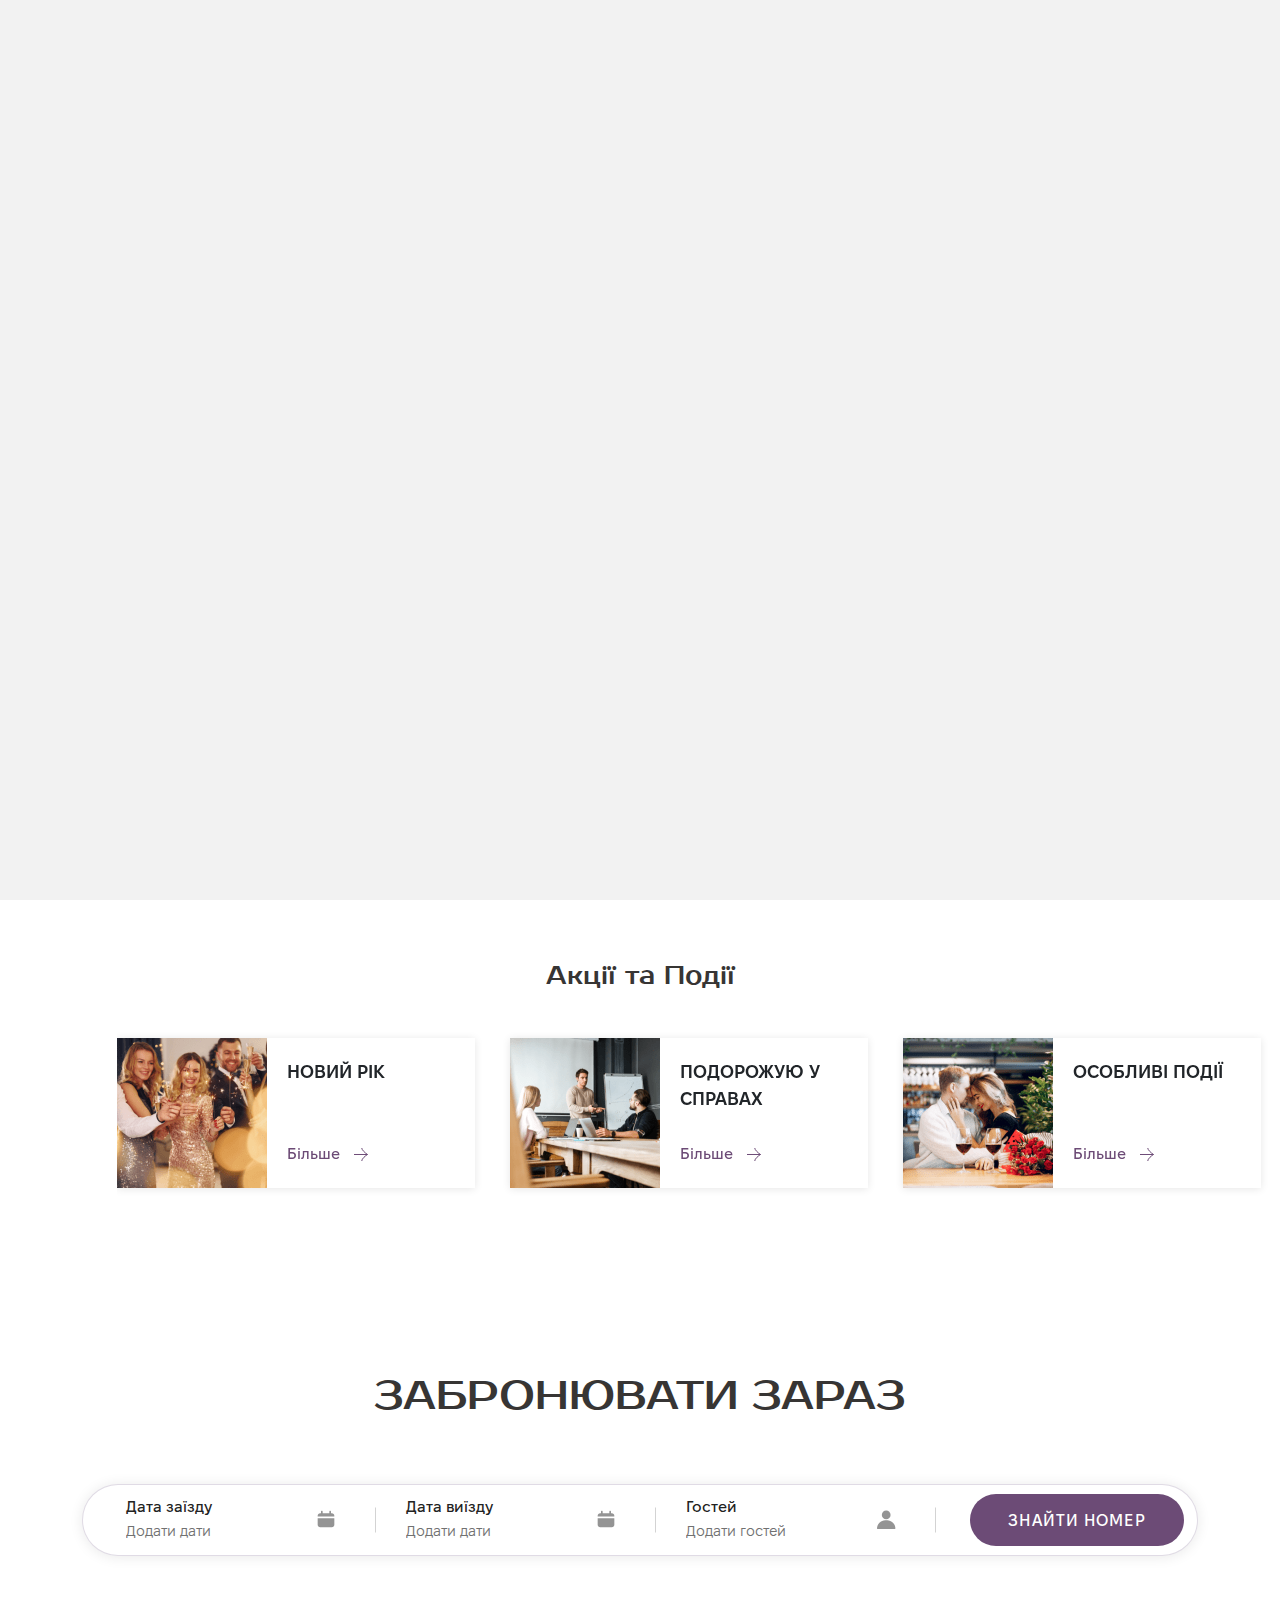
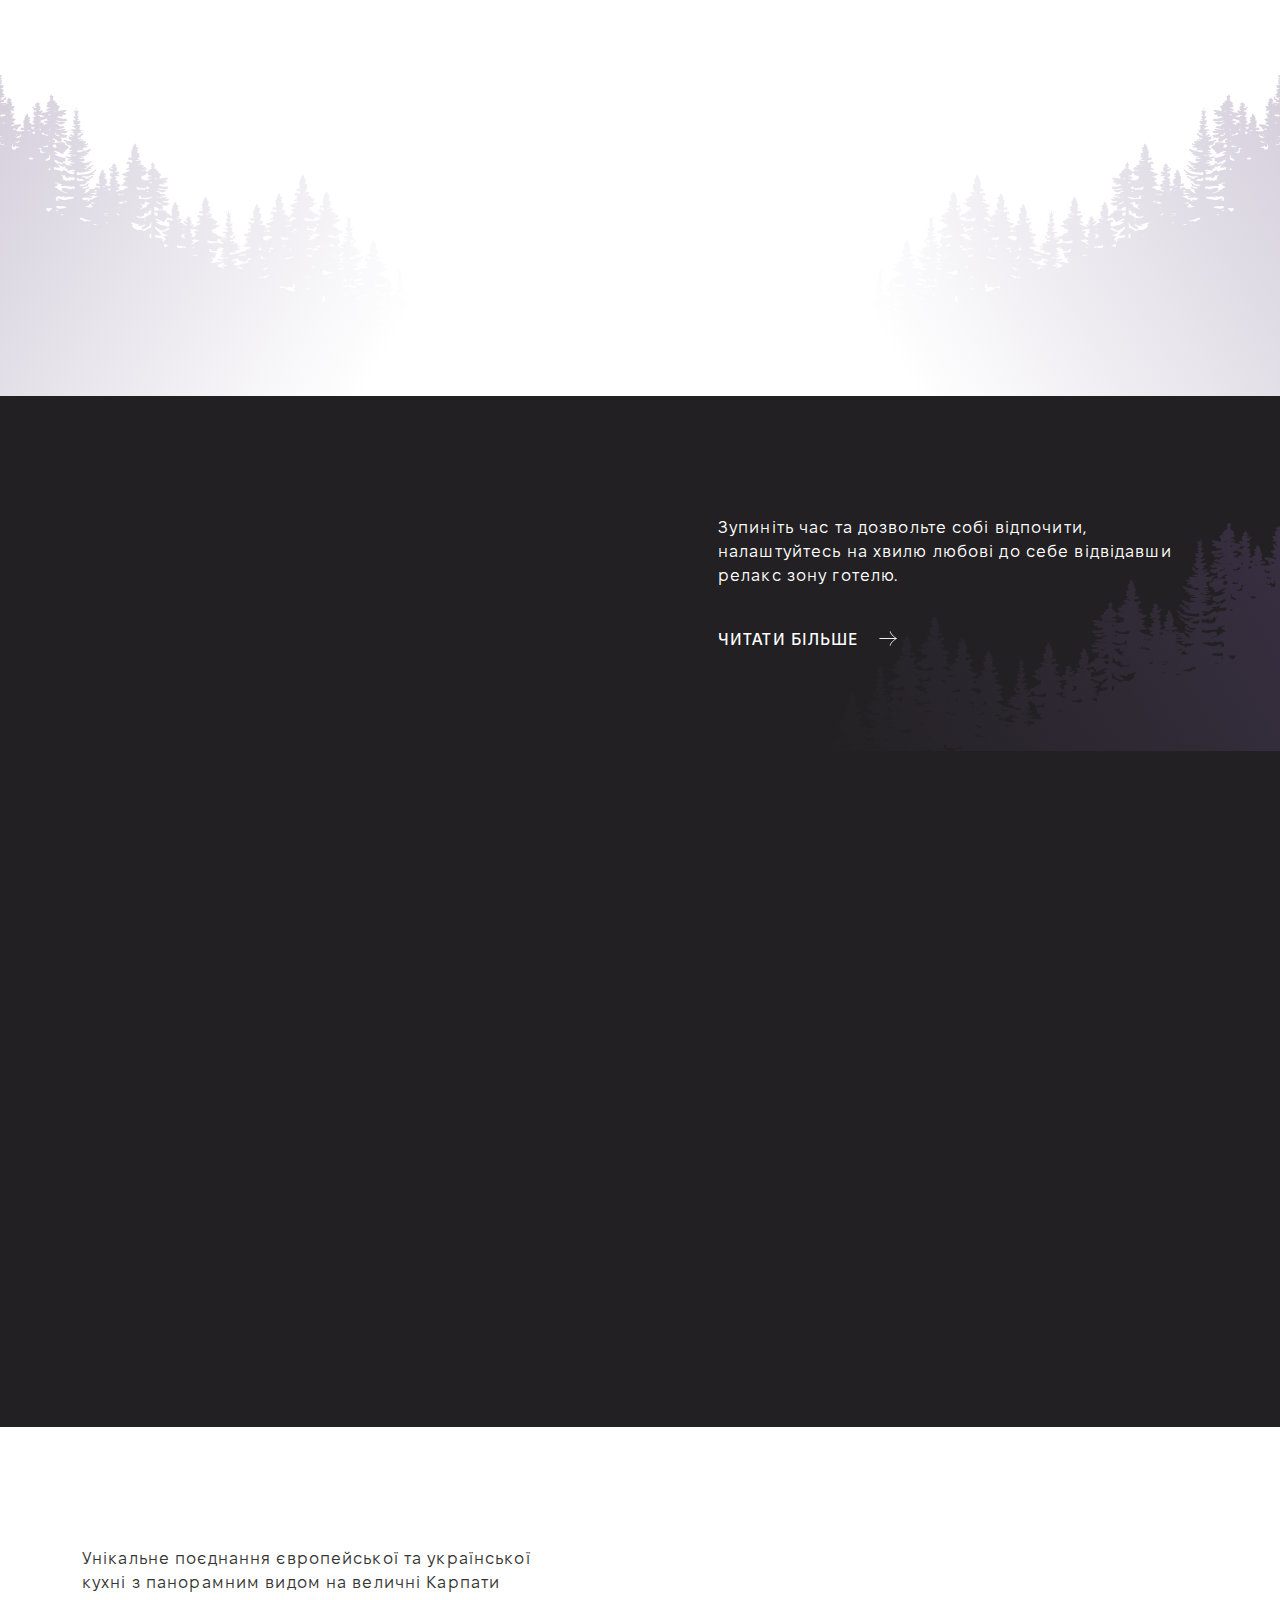
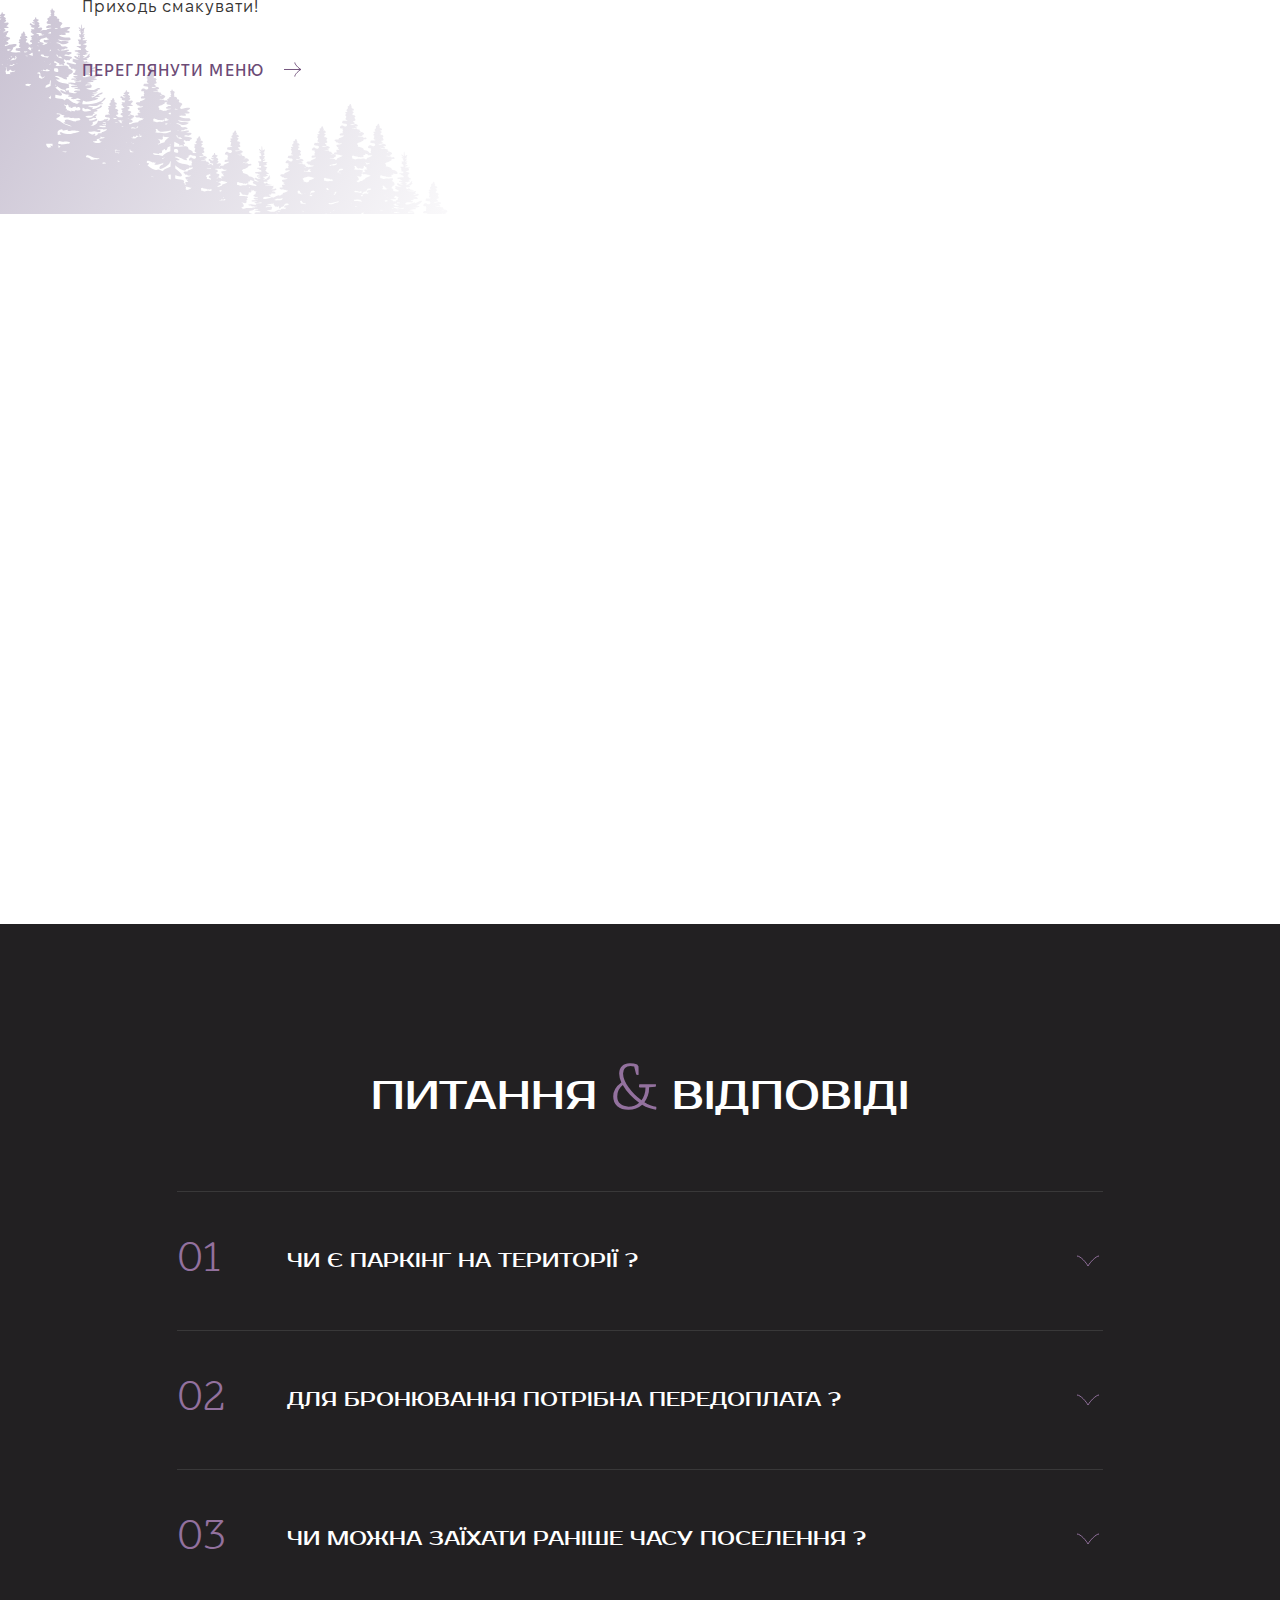
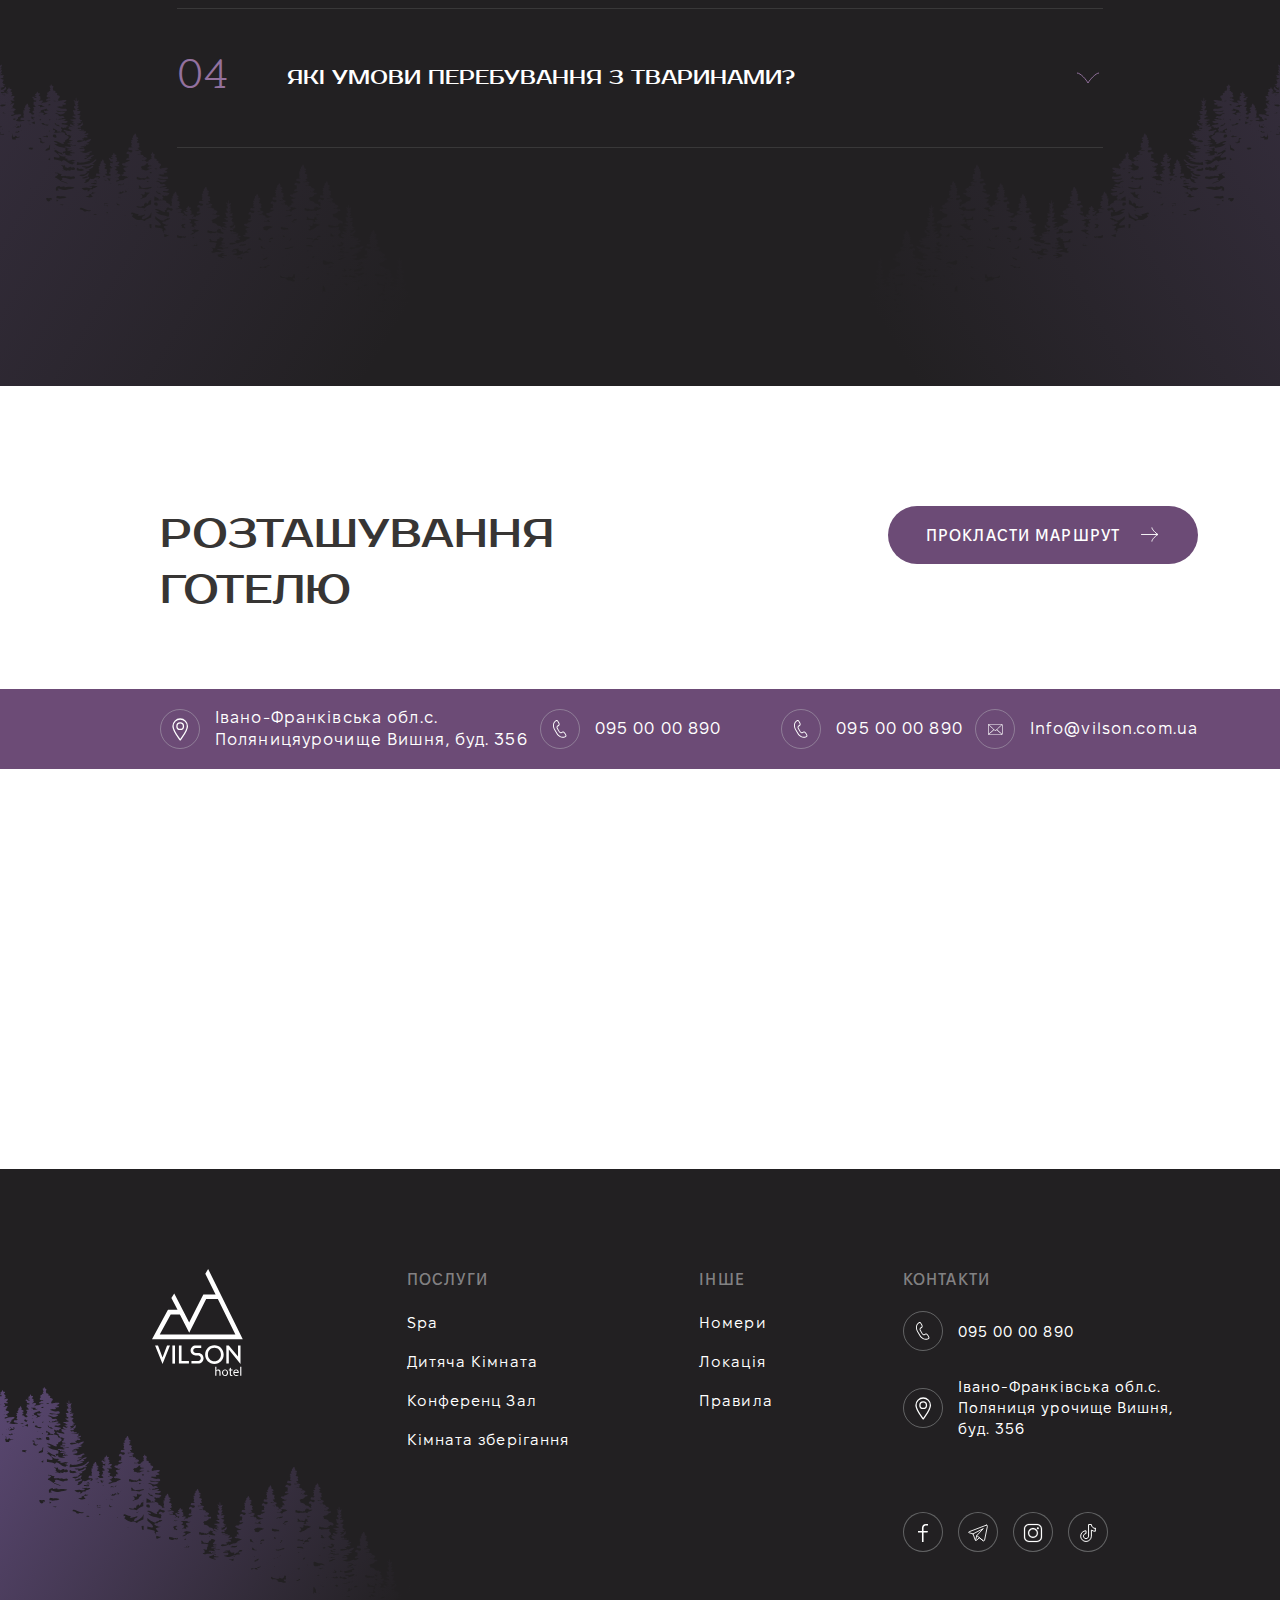
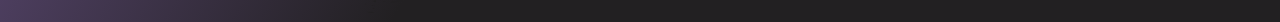
<file: index.html>
<!DOCTYPE html>
<html lang="en">

<head>
    <meta charset="UTF-8">
    <meta http-equiv="X-UA-Compatible" content="IE=edge">
    <meta name="viewport" content="width=device-width, initial-scale=1.0">
    <title>Vilson hotel</title>
    <link rel="icon" type="image/x-icon" href="img/favikon.png">
    <link rel="stylesheet" href="css/lib/bootstrap.min.css">
    <link rel="stylesheet" href="css/lib/datepicker.min.css">
    <link rel="stylesheet" href="css/lib/swiper.css">
    <link rel="stylesheet" href="css/lib/aos.css">
    <link rel="stylesheet" href="css/lib/fancyapps.css">
    <link rel="stylesheet" href="css/style.css">
</head>

<body>
    <div class="pagewrapper">
        <header class="header">
            <div class="container">
                <div class="row align-items-center">
                    <div class="col-lg-5 col-4">
                        <div class="header__left">
                            <div class="header__mobile-phone">
                                <a href="tel:095 000 08 90">
                                    <img src="img/svg/phone_header_mobile.svg" alt="phone">
                                </a>
                            </div>
                            <nav class="header__nav">
                                <div class="header__menu">
                                    <ul>
                                        <li>
                                            <a href="apartaments.html">
                                                Номери
                                            </a>
                                        </li>
                                        <li class="sub-menu">
                                            <a href="spa-page.html">
                                                Послуги
                                            </a>
                                            <ul>
                                                <li>
                                                    <a href="spa-page.html">
                                                        Spa
                                                    </a>
                                                </li>
                                                <li>
                                                    <a href="spa-page.html">
                                                        Дитяча Кімната
                                                    </a>
                                                </li>
                                                <li>
                                                    <a href="spa-page.html">
                                                        Конференц Зал
                                                    </a>
                                                </li>
                                                <li>
                                                    <a href="spa-page.html">
                                                        Кімната зберігання
                                                    </a>
                                                </li>
                                            </ul>
                                        </li>
                                        <li>
                                            <a href="#contact">
                                                Локація
                                            </a>
                                        </li>
                                    </ul>
                                </div>
                                <div class="header__lang-mobile">
                                    <ul>
                                        <li class="active">Ua</li>
                                        <li>En</li>
                                    </ul>
                                </div>
                            </nav>
                        </div>
                    </div>
                    <div class="col-lg-2 col-4">
                        <div class="header__logo">
                            <a href="index.html">
                                <img src="img/svg/header_logo.svg" alt="logo">
                            </a>
                        </div>
                    </div>
                    <div class="col-lg-5 col-4">
                        <div class="header__right">
                            <div class="burger-btn">
                                <span></span>
                            </div>
                            <div class="header__number">
                                <a href="tel:095 000 08 90">
                                    <img src="img/svg/phone-call.svg" alt="phone">
                                    095 000 08 90
                                </a>
                            </div>
                            <div class="header__lang">
                                <ul>
                                    <li class="active">Ua</li>
                                    <li>En</li>
                                </ul>
                            </div>
                            <div class="header__btn">
                                <a href="apartaments.html">
                                    Забронювати
                                </a>
                            </div>
                        </div>
                    </div>
                </div>
            </div>
        </header>

        <main class="main">

            <div class="preloader">
                <svg width="182" height="199" viewBox="0 0 182 199" fill="none" xmlns="http://www.w3.org/2000/svg">
                    <g class="preloader-text" clip-path="url(#clip0_300_2251)">
                        <path
                            d="M22.4773 177.926L13.4659 153.908H7.64697L22.4773 190.449L37.3077 153.908H31.4884L22.4773 177.926Z"
                            fill="black" />
                        <path d="M47.3454 153.908H42.0928V189.833H47.3454V153.908Z" fill="black" />
                        <path d="M60.3173 153.908H55.0647V189.833H75.0439V184.701H60.3173V153.908Z" fill="black" />
                        <path
                            d="M93.9915 168.843H88.9447C85.9071 168.843 83.6921 166.687 83.6921 163.813C83.6921 160.938 85.9071 158.783 88.9447 158.783H99.5529V153.907H88.326C87.0167 153.901 85.719 154.152 84.5074 154.647C83.2959 155.142 82.1944 155.871 81.2662 156.791C80.3381 157.711 79.6015 158.806 79.099 160.011C78.5964 161.216 78.3376 162.508 78.3376 163.813C78.3376 165.118 78.5964 166.41 79.099 167.615C79.6015 168.82 80.3381 169.914 81.2662 170.835C82.1944 171.755 83.2959 172.484 84.5074 172.978C85.719 173.473 87.0167 173.725 88.326 173.718H93.0644C93.7923 173.711 94.5144 173.848 95.1888 174.121C95.8633 174.394 96.4768 174.798 96.9939 175.308C97.5111 175.819 97.9215 176.426 98.2017 177.096C98.4818 177.766 98.6261 178.484 98.6261 179.21C98.6261 179.935 98.4818 180.653 98.2017 181.323C97.9215 181.993 97.5111 182.6 96.9939 183.111C96.4768 183.622 95.8633 184.025 95.1888 184.298C94.5144 184.571 93.7923 184.708 93.0644 184.701H80.0366V189.832H93.5786C94.9762 189.833 96.3603 189.559 97.651 189.025C98.9418 188.491 100.114 187.707 101.1 186.72C102.086 185.733 102.866 184.561 103.396 183.272C103.926 181.983 104.195 180.602 104.187 179.209C104.187 173.666 99.6558 168.843 93.9915 168.843Z"
                            fill="black" />
                        <path
                            d="M125.809 153.292C115.099 153.292 107.323 161.605 107.323 171.921C107.323 182.187 115.099 190.5 125.809 190.5C136.521 190.5 144.295 182.187 144.295 171.921C144.295 161.605 136.521 153.292 125.809 153.292ZM125.809 185.369C118.343 185.369 112.833 179.672 112.833 171.921C112.833 164.12 118.343 158.425 125.809 158.425C133.276 158.425 138.786 164.12 138.786 171.921C138.786 179.672 133.276 185.369 125.809 185.369Z"
                            fill="black" />
                        <path
                            d="M154.383 153.908H149.542V189.833H154.486V162.067L177.761 190.45V153.908H172.817V175.924L154.383 153.908Z"
                            fill="black" />
                    </g>
                    <path class="preloader-element" d="M44.5 49.5L39 58L51.5 81.5H61L44.5 49.5Z" fill="black"
                        stroke="black" />
                    <path class="preloader-element" d="M112 1L106 10L128 51.5H137L112 1Z" fill="black" stroke="black" />
                    <path class="preloader-line" d="M174 134.5L134.5 55H106.5L74.5 116L58.7025 85.25H35L8 134.5H174Z"
                        stroke="black" stroke-width="9" stroke-linecap="round" />
                    <defs>
                        <clipPath id="clip0_300_2251">
                            <rect width="181" height="54" fill="white" transform="translate(1 145)" />
                        </clipPath>
                    </defs>
                </svg>
            </div>

            <section class="heroscreen">
                <div class="container">
                    <div class="heroscreen__inner">
                        <div class="heroscreen__title">
                            <h1>
                                HOTEL RESORT <span>&</span> SPA
                            </h1>
                        </div>
                        <div class="heroscreen__description">
                            <p>
                                Атмосфера затишку та гірського спокою – місце де вас чекають
                            </p>
                        </div>
                        <a href="apartaments.html" class="violet-btn">
                            Забронювати
                            <img src="img/svg/arrow_btn.svg" alt="arrow">
                        </a>
                        <div class="heroscreen__btns">
                            <div class="swiper-button-prev">
                                <svg xmlns="http://www.w3.org/2000/svg" width="14" height="14" viewBox="0 0 14 14"
                                    fill="none">
                                    <g clip-path="url(#clip0_107_663)">
                                        <path d="M9.6333 1.13351L3.96663 6.80018L9.6333 12.4668" stroke="#C4C7C8"
                                            stroke-width="0.524624" />
                                    </g>
                                    <defs>
                                        <clipPath id="clip0_107_663">
                                            <rect width="13.6" height="13.6" fill="white"
                                                transform="translate(0 13.6) rotate(-90)" />
                                        </clipPath>
                                    </defs>
                                </svg>
                            </div>
                            <div class="frame">
                                <svg xmlns="http://www.w3.org/2000/svg" width="14" height="24" viewBox="0 0 14 24"
                                    fill="none">
                                    <path d="M13.3833 0.850006L0.349976 22.95" stroke="#C4C7C8"
                                        stroke-width="0.524624" />
                                </svg>
                            </div>
                            <div class="swiper-button-next">
                                <svg xmlns="http://www.w3.org/2000/svg" width="14" height="15" viewBox="0 0 14 15"
                                    fill="none">
                                    <path d="M4.3667 1.76685L10.0334 7.43351L4.3667 13.1002" stroke="#C4C7C8"
                                        stroke-width="0.524624" />
                                </svg>
                            </div>
                        </div>
                        <div class="heroscreen__socials">
                            <p>
                                Ми в соц. мережах
                            </p>
                            <ul>
                                <li>
                                    <a href="#" target="_blank">
                                        <img src="img/svg/facebook_icon.svg" alt="icon">
                                    </a>
                                </li>
                                <li>
                                    <a href="#" target="_blank">
                                        <img src="img/svg/telegram_icon.svg" alt="icon">
                                    </a>
                                </li>
                                <li>
                                    <a href="#" target="_blank">
                                        <img src="img/svg/instagram_icon.svg" alt="icon">
                                    </a>
                                </li>
                                <li>
                                    <a href="#" target="_blank">
                                        <img src="img/svg/tiktok_icon.svg" alt="icon">
                                    </a>
                                </li>
                            </ul>
                        </div>
                    </div>
                </div>
                <div class="heroscreen__slider swiper">
                    <div class="swiper-wrapper">
                        <div class="swiper-slide">
                            <div class="heroscreen__slide">
                                <picture>
                                    <source srcset="img/main_hero_mobile.png" media="(max-width: 768px)" />
                                    <img src="img/heroslide2.jpg" alt="slide">
                                </picture>
                            </div>
                        </div>
                        <div class="swiper-slide">
                            <div class="heroscreen__slide">
                                    <img src="img/heroslide2.jpg" alt="slide">
                            </div>
                        </div>
                        <div class="swiper-slide">
                            <div class="heroscreen__slide">
                                <picture>
                                    <source srcset="img/main_hero_mobile.png" media="(max-width: 768px)" />
                                    <img src="img/heroslide2.jpg" alt="slide">
                                </picture>
                            </div>
                        </div>
                        <div class="swiper-slide">
                            <div class="heroscreen__slide">
                                <picture>
                                    <source srcset="img/main_hero_mobile.png" media="(max-width: 768px)" />
                                    <img src="img/heroslide2.jpg" alt="slide">
                                </picture>
                            </div>
                        </div>
                        <div class="swiper-slide">
                            <div class="heroscreen__slide">
                                <img src="img/heroslide2.jpg" alt="slide">
                            </div>
                        </div>
                        <div class="swiper-slide">
                            <div class="heroscreen__slide">
                                <img src="img/heroslide2.jpg" alt="slide">
                            </div>
                        </div>
                    </div>
                </div>
                <picture>
                    <source srcset="img/svg/heroframe_mobile.svg" media="(max-width: 768px)" />
                    <img src="img/svg/heroframe.svg" alt="image" class="heroscreen__frame">
                </picture>
            </section>

            <section class="events">
                <div class="events__title">
                    <h2>
                        Акції та Події
                    </h2>
                </div>
                <div class="events__inner margleft">
                    <div class="events__slider swiper">
                        <div class="swiper-wrapper">
                            <div class="swiper-slide">
                                <div class="events__slide">
                                    <a href="events-page.html">
                                        <div class="events__slide-img">
                                            <img src="img/events_slide_img1.png" alt="image">
                                        </div>
                                        <div class="events__slide-content">
                                            <h3>
                                                Подарунковий сертифікат
                                            </h3>
                                            <span>
                                                Більше
                                            </span>
                                        </div>
                                    </a>
                                </div>
                            </div>
                            <div class="swiper-slide">
                                <div class="events__slide">
                                    <a href="events-page.html">
                                        <div class="events__slide-img">
                                            <img src="img/events_slide_img2.png" alt="image">
                                        </div>
                                        <div class="events__slide-content">
                                            <h3>
                                                Новий рік
                                            </h3>
                                            <span>
                                                Більше
                                            </span>
                                        </div>
                                    </a>
                                </div>
                            </div>
                            <div class="swiper-slide">
                                <div class="events__slide">
                                    <a href="events-page.html">
                                        <div class="events__slide-img">
                                            <img src="img/events_slide_img3.png" alt="image">
                                        </div>
                                        <div class="events__slide-content">
                                            <h3>
                                                Подорожую у справах
                                            </h3>
                                            <span>
                                                Більше
                                            </span>
                                        </div>
                                    </a>
                                </div>
                            </div>
                            <div class="swiper-slide">
                                <div class="events__slide">
                                    <a href="events-page.html">
                                        <div class="events__slide-img">
                                            <img src="img/events_slide_img4.png" alt="image">
                                        </div>
                                        <div class="events__slide-content">
                                            <h3>
                                                Особливі події
                                            </h3>
                                            <span>
                                                Більше
                                            </span>
                                        </div>
                                    </a>
                                </div>
                            </div>
                        </div>
                    </div>
                </div>
            </section>

            <section class="reservation" id="reservation">
                <div class="search-loader"><span></span></div>
                <div class="container">
                    <div class="reservation__title">
                        <h2 class="section-title">
                            ЗАБРОНЮВАТИ ЗАРАЗ
                        </h2>
                    </div>
                    <div class="reservation__inner">
                        <div class="reservation__form">
                            <div class="reservation__form-datepicker" id="datepicker">
                                <label>
                                    <span class="info-text">
                                        Дата заїзду
                                    </span>
                                    <input class="date-start" type="text" placeholder="Додати дати" autocomplete="off" readonly>
                                    <img src="img/svg/datepicker_icon.svg" alt="calendar">
                                </label>
                            </div>
                            <div class="reservation__form-datepicker">
                                <label>
                                    <span class="info-text">
                                        Дата виїзду
                                    </span>
                                    <input class="date-end" type="text" placeholder="Додати дати" autocomplete="off" readonly>
                                    <img src="img/svg/datepicker_icon.svg" alt="calendar">
                                </label>
                            </div>
                            <div class="reservation__form-guest">
                                <label>
                                    <span class="info-text">
                                        Гостей
                                    </span>
                                    <input class="guest-field" type="text" readonly placeholder="Додати гостей">
                                    <img src="img/svg/guest_icon.svg" alt="calendar">
                                </label>
                                <div class="guest-dropdown">
                                    <div class="guest-dropdown__row">
                                        <div class="guest-dropdown__tip">
                                            <p>
                                                Дорослі
                                            </p>
                                            <span>
                                                Додати гостей
                                            </span>
                                        </div>
                                        <div class="guest-dropdown__counter">
                                            <div class="minus disabled">
                                                <svg xmlns="http://www.w3.org/2000/svg" width="16" height="17"
                                                    viewBox="0 0 16 17" fill="none">
                                                    <g clip-path="url(#clip0_300_2988)">
                                                        <path d="M0.213867 8.66846H15.6424" stroke="white"
                                                            stroke-width="1.71429" />
                                                    </g>
                                                    <defs>
                                                        <clipPath id="clip0_300_2988">
                                                            <rect width="15.4286" height="15.4286" fill="white"
                                                                transform="translate(0.213867 0.954224)" />
                                                        </clipPath>
                                                    </defs>
                                                </svg>
                                            </div>
                                            <p class="counter-field adult-counter">
                                                0
                                            </p>
                                            <div class="plus">
                                                <svg xmlns="http://www.w3.org/2000/svg" width="16" height="17"
                                                    viewBox="0 0 16 17" fill="none">
                                                    <g clip-path="url(#clip0_300_2993)">
                                                        <path
                                                            d="M8.89074 7.70592V0.954224H6.96556V7.70592H0.213867V9.6311H6.96556V16.3828H8.89074V9.6311H15.6424V7.70592H8.89074Z"
                                                            fill="white" />
                                                    </g>
                                                    <defs>
                                                        <clipPath id="clip0_300_2993">
                                                            <rect width="15.4286" height="15.4286" fill="white"
                                                                transform="translate(0.213867 0.954224)" />
                                                        </clipPath>
                                                    </defs>
                                                </svg>
                                            </div>
                                        </div>
                                    </div>
                                    <div class="guest-dropdown__row">
                                        <div class="guest-dropdown__tip">
                                            <p>
                                                Діти
                                            </p>
                                            <span>
                                                Діти до 13 років
                                            </span>
                                        </div>
                                        <div class="guest-dropdown__counter">
                                            <div class="minus disabled">
                                                <svg xmlns="http://www.w3.org/2000/svg" width="16" height="17"
                                                    viewBox="0 0 16 17" fill="none">
                                                    <g clip-path="url(#clip0_300_2988)">
                                                        <path d="M0.213867 8.66846H15.6424" stroke="white"
                                                            stroke-width="1.71429" />
                                                    </g>
                                                    <defs>
                                                        <clipPath id="clip0_300_2988">
                                                            <rect width="15.4286" height="15.4286" fill="white"
                                                                transform="translate(0.213867 0.954224)" />
                                                        </clipPath>
                                                    </defs>
                                                </svg>
                                            </div>
                                            <p class="counter-field child-counter">
                                                0
                                            </p>
                                            <div class="plus">
                                                <svg xmlns="http://www.w3.org/2000/svg" width="16" height="17"
                                                    viewBox="0 0 16 17" fill="none">
                                                    <g clip-path="url(#clip0_300_2993)">
                                                        <path
                                                            d="M8.89074 7.70592V0.954224H6.96556V7.70592H0.213867V9.6311H6.96556V16.3828H8.89074V9.6311H15.6424V7.70592H8.89074Z"
                                                            fill="white" />
                                                    </g>
                                                    <defs>
                                                        <clipPath id="clip0_300_2993">
                                                            <rect width="15.4286" height="15.4286" fill="white"
                                                                transform="translate(0.213867 0.954224)" />
                                                        </clipPath>
                                                    </defs>
                                                </svg>
                                            </div>
                                        </div>
                                    </div>
                                </div>
                            </div>
                            <a href="#" class="reservation__form-btn">
                                <span>
                                    Знайти номер
                                </span>
                            </a>
                        </div>
                        <div class="reservation__rooms">
                            <div class="reservation__card">
                                <div class="reservation__card-image">
                                    <div class="gallery-image swiper">
                                        <div class="swiper-wrapper">
                                            <div class="swiper-slide">
                                                <img src="img/room_card_img1.png" alt="image">
                                            </div>
                                            <div class="swiper-slide">
                                                <img src="img/room_card_img2.png" alt="image">
                                            </div>
                                            <div class="swiper-slide">
                                                <img src="img/room_card_img3.png" alt="image">
                                            </div>
                                            <div class="swiper-slide">
                                                <img src="img/room_card_img4.png" alt="image">
                                            </div>
                                        </div>
                                        <div class="swiper-pagination"></div>
                                    </div>
                                </div>
                                <div class="reservation__card-content">
                                    <h4>
                                        Apartament Garden
                                    </h4>
                                    <p>
                                        Вільно: <span>1 номер</span>
                                    </p>
                                    <a href="single-apartament.html">
                                        Бронювати
                                    </a>
                                </div>

                            </div>

                            <div class="reservation__card">
                                <div class="reservation__card-image">
                                    <div class="gallery-image swiper">
                                        <div class="swiper-wrapper">
                                            <div class="swiper-slide">
                                                <img src="img/room_card_img3.png" alt="image">
                                            </div>
                                            <div class="swiper-slide">
                                                <img src="img/room_card_img2.png" alt="image">
                                            </div>
                                            <div class="swiper-slide">
                                                <img src="img/room_card_img1.png" alt="image">
                                            </div>
                                            <div class="swiper-slide">
                                                <img src="img/room_card_img4.png" alt="image">
                                            </div>
                                        </div>
                                        <div class="swiper-pagination"></div>
                                    </div>
                                </div>
                                <div class="reservation__card-content">
                                    <h4>
                                        Apartament Mountain
                                    </h4>
                                    <p>
                                        Вільно: <span>1 номер</span>
                                    </p>
                                    <a href="single-apartament.html">
                                        Бронювати
                                    </a>
                                </div>
                            </div>

                            <div class="reservation__card">
                                <div class="reservation__card-image">
                                    <div class="gallery-image swiper">
                                        <div class="swiper-wrapper">
                                            <div class="swiper-slide">
                                                <img src="img/room_card_img2.png" alt="image">
                                            </div>
                                            <div class="swiper-slide">
                                                <img src="img/room_card_img1.png" alt="image">
                                            </div>
                                            <div class="swiper-slide">
                                                <img src="img/room_card_img3.png" alt="image">
                                            </div>
                                            <div class="swiper-slide">
                                                <img src="img/room_card_img4.png" alt="image">
                                            </div>
                                        </div>
                                        <div class="swiper-pagination"></div>
                                    </div>
                                </div>
                                <div class="reservation__card-content">
                                    <h4>
                                        Apartament Premium Suite
                                    </h4>
                                    <p>
                                        Вільно: <span>1 номер</span>
                                    </p>
                                    <a href="single-apartament.html">
                                        Бронювати
                                    </a>
                                </div>
                            </div>

                            <div class="reservation__card">
                                <div class="reservation__card-image">
                                    <div class="gallery-image swiper">
                                        <div class="swiper-wrapper">
                                            <div class="swiper-slide">
                                                <img src="img/room_card_img4.png" alt="image">
                                            </div>
                                            <div class="swiper-slide">
                                                <img src="img/room_card_img3.png" alt="image">
                                            </div>
                                            <div class="swiper-slide">
                                                <img src="img/room_card_img2.png" alt="image">
                                            </div>
                                            <div class="swiper-slide">
                                                <img src="img/room_card_img1.png" alt="image">
                                            </div>
                                        </div>
                                        <div class="swiper-pagination"></div>
                                    </div>
                                </div>
                                <div class="reservation__card-content">
                                    <h4>
                                        Duplex Apartament
                                    </h4>
                                    <p>
                                        Вільно: <span>1 номер</span>
                                    </p>
                                    <a href="single-apartament.html">
                                        Бронювати
                                    </a>
                                </div>
                            </div>

                            <div class="reservation__card">
                                <div class="reservation__card-image">
                                    <div class="gallery-image swiper">
                                        <div class="swiper-wrapper">
                                            <div class="swiper-slide">
                                                <img src="img/room_card_img3.png" alt="image">
                                            </div>
                                            <div class="swiper-slide">
                                                <img src="img/room_card_img2.png" alt="image">
                                            </div>
                                            <div class="swiper-slide">
                                                <img src="img/room_card_img1.png" alt="image">
                                            </div>
                                            <div class="swiper-slide">
                                                <img src="img/room_card_img4.png" alt="image">
                                            </div>
                                        </div>
                                        <div class="swiper-pagination"></div>
                                    </div>
                                </div>
                                <div class="reservation__card-content">
                                    <h4>
                                        President Apartament
                                    </h4>
                                    <p>
                                        Вільно: <span>1 номер</span>
                                    </p>
                                    <a href="single-apartament.html">
                                        Бронювати
                                    </a>
                                </div>
                            </div>
                        </div>
                    </div>
                </div>
                <div class="reservation__image">
                    <picture>
                        <source srcset="img/mobile_frame.png" media="(max-width: 576px)" />
                        <img src="img/svg/wood_frame.svg" alt="img">
                    </picture>
                </div>
            </section>

            <section class="services">
                <div class="services__section">
                    <div class="services__topwrap">
                        <img src="img/svg/service_sect_frame_right.svg" alt="" class="services__top-frame">
                        <div class="container">
                            <div class="services__top">
                                <div class="services__title">
                                    <h2 class="section-title" data-aos="fade-right" data-aos-duration="700"
                                        data-aos-easing="ease-in-sine">
                                        SPA-Симфонія:<br>
                                        Гармонія Тіла і Душі
                                    </h2>
                                </div>
                                <div class="services__content">
                                    <p>
                                        Зупиніть час та дозвольте собі відпочити, налаштуйтесь на хвилю любові до себе
                                        відвідавши релакс зону готелю.
                                    </p>
                                    <a href="spa-page.html">
                                        Читати більше
                                    </a>
                                </div>
                            </div>
                        </div>
                    </div>

                    <div class="services__slider swiper margleft" data-aos="fade-left" data-aos-duration="700"
                        data-aos-delay="250" data-aos-easing="ease-in-sine">
                        <div class="swiper-wrapper">
                            <div class="swiper-slide">
                                <img src="img/spa_service1.png" alt="image">
                                <img src="img/spa_service2.png" alt="image">
                            </div>
                            <div class="swiper-slide">
                                <img src="img/servsect_slide3.png" alt="image">
                                <img src="img/servsect_slide4.png" alt="image">
                            </div>
                        </div>
                    </div>
                </div>
                <div class="services__section">
                    <div class="services__topwrap">
                        <img src="img/svg/service_sect_frame_left.svg" alt="" class="services__top-frame">
                        <div class="container">
                            <div class="services__top">
                                <div class="services__title" data-aos="fade-left" data-aos-duration="700"
                                    data-aos-easing="ease-in-sine">
                                    <h2 class="section-title">
                                        Гастрономічна насолода вашого відпочинку
                                    </h2>
                                </div>
                                <div class="services__content">
                                    <p>
                                        Унікальне поєднання європейської та української кухні з панорамним видом на
                                        величні Карпати<br>
                                        Приходь смакувати!
                                    </p>
                                    <a href="#">
                                        Переглянути меню
                                    </a>
                                </div>
                            </div>
                        </div>
                    </div>

                    <div class="services__slider swiper margright" data-aos="fade-right" data-aos-duration="700"
                        data-aos-delay="250" data-aos-easing="ease-in-sine">
                        <div class="swiper-wrapper">
                            <div class="swiper-slide">
                                <img src="img/rest_service1.png" alt="image">
                                <img src="img/rest_service2.png" alt="image">
                            </div>
                            <div class="swiper-slide">
                                <img src="img/servsect_slide5.png" alt="image">
                                <img src="img/servsect_slide6.png" alt="image">
                            </div>
                        </div>
                    </div>
                </div>
            </section>

            <section class="faq">
                <div class="container">
                    <div class="row justify-content-center">
                        <div class="col-xl-10 col-12">
                            <div class="faq__title">
                                <h2 class="section-title">
                                    питання
                                    <span>&</span>
                                    відповіді
                                </h2>
                            </div>
                            <div class="faq__accordeon">
                                <div class="faq__row">
                                    <div class="faq__row-head">
                                        <span>
                                            01
                                        </span>
                                        <h4>
                                            Чи є паркінг на території ?
                                        </h4>
                                        <i class="arrow"></i>
                                    </div>
                                    <div class="faq__row-body">
                                        <p>
                                            Наразі територія поруч з готелем в процесі розбудови, підземний паркінг ще не функціонує, проте вздовж готелю є місце щоб залишити авто без додаткової плати
                                        </p>
                                    </div>

                                </div>
                                <div class="faq__row">
                                    <div class="faq__row-head">
                                        <span>
                                            02
                                        </span>
                                        <h4>
                                            Для бронювання потрібна передоплата ?
                                        </h4>
                                        <i class="arrow"></i>
                                    </div>
                                    <div class="faq__row-body">
                                        <p>
                                            Так, як гарант наявності номеру для вас та вашого приїзду для нас. Після заповнення форми бронювання вам надійде лист підтвердження з офіційними реквізитами
                                        </p>
                                    </div>

                                </div>
                                <div class="faq__row">
                                    <div class="faq__row-head">
                                        <span>
                                            03
                                        </span>
                                        <h4>
                                            Чи можна заїхати раніше часу поселення ? 
                                        </h4>
                                        <i class="arrow"></i>
                                    </div>
                                    <div class="faq__row-body">
                                        <p>
                                            Заїзд у готель здійснюється після 14:00, проте за наявності вільного номеру можна скористатись послугою «ранній заїзд» за додаткову плату. 
                                        </p>
                                        <p>
                                            Виїзд здійснюється до 12:00, відповідно якщо є бажання залишитись надовше, за попереднім узгодженням з рецепцією можна скористатись послугою «пізній виїзд» 
                                        </p>
                                    </div>

                                </div>
                                <div class="faq__row">
                                    <div class="faq__row-head">
                                        <span>
                                            04
                                        </span>
                                        <h4>
                                            Які умови перебування з тваринами? 
                                        </h4>
                                        <i class="arrow"></i>
                                    </div>
                                    <div class="faq__row-body">
                                        <p>
                                            Ми дозволяємо розміщення з маленькими улюбленцями до 5 кг, за умови депозиту при поселенні у розмірі 2000 грн ( повертається при виїзді). Якщо ваша тваринка більша проте дуже чемна, проживання узгоджується з адміністрацією за  спеціальними тарифами.
                                        </p>
                                    </div>
                                </div>
                            </div>

                        </div>
                    </div>
                </div>
                <div class="faq__frame">
                    <picture>
                        <source srcset="img/mobile_frame.png" media="(max-width: 576px)" />
                        <img src="img/svg/wood_frame.svg" alt="img">
                    </picture>
                </div>
            </section>

            <section class="contact" id="contact">
                <div class="contact__top">
                    <div class="container">
                        <div class="contact__top-inner">
                            <h2 class="section-title">
                                Розташування готелю
                            </h2>
                            <a target="_blank"
                                href="https://www.google.com/maps/dir//Vilson+hotel,+%D0%B1%D1%83%D0%B4.356,+%D0%9F%D0%BE%D0%BB%D1%8F%D0%BD%D0%B8%D1%86%D1%8F,+%D0%86%D0%B2%D0%B0%D0%BD%D0%BE-%D0%A4%D1%80%D0%B0%D0%BD%D0%BA%D1%96%D0%B2%D1%81%D1%8C%D0%BA%D0%B0+%D0%BE%D0%B1%D0%BB%D0%B0%D1%81%D1%82%D1%8C,+78593/@48.3599678,24.4122511,17z/data=!4m8!4m7!1m0!1m5!1m1!1s0x4737187a261df4ed:0x953684a88822698a!2m2!1d24.4148166!2d48.3599787?entry=ttu"
                                class="violet-btn">
                                Прокласти маршрут
                                <img src="img/svg/arrow_btn.svg" alt="arrow">
                            </a>
                        </div>
                    </div>
                </div>
                <div class="contact__info">
                    <div class="container">
                        <div class="contact__info-inner">
                            <div class="contact__info-col">
                                <a target="_blank" href="https://maps.app.goo.gl/MMJh7vSyC3TzJubD7"
                                    class="contact__info-item">
                                    <div class="icon">
                                        <img src="img/svg/location.svg" alt="">
                                    </div>
                                    <span>
                                        Івано-Франківська обл.c.<br> Поляницяурочище Вишня, буд. 356
                                    </span>
                                </a>
                            </div>
                            <div class="contact__info-col">
                                <a href="tel:095 00 00 890" class="contact__info-item">
                                    <div class="icon">
                                        <img src="img/svg/phone_white.svg" alt="">
                                    </div>
                                    <span>
                                        095 00 00 890
                                    </span>
                                </a>
                                <a href="tel:095 00 00 890" class="contact__info-item">
                                    <div class="icon">
                                        <img src="img/svg/phone_white.svg" alt="">
                                    </div>
                                    <span>
                                        095 00 00 890
                                    </span>
                                </a>
                            </div>
                            <div class="contact__info-col">
                                <a href="mailto:Info@vilson.com.ua" class="contact__info-item">
                                    <div class="icon">
                                        <img src="img/svg/mail.svg" alt="">
                                    </div>
                                    <span>
                                        Info@vilson.com.ua
                                    </span>
                                </a>
                            </div>
                        </div>
                    </div>
                </div>
                <div class="contact__map">
                    <iframe
                        src="https://www.google.com/maps/embed?pb=!1m18!1m12!1m3!1d2651.0289288568715!2d24.412251076435776!3d48.35996777126888!2m3!1f0!2f0!3f0!3m2!1i1024!2i768!4f13.1!3m3!1m2!1s0x4737187a261df4ed%3A0x953684a88822698a!2sVilson%20hotel!5e0!3m2!1suk!2sua!4v1699995434599!5m2!1suk!2sua"
                        width="600" height="450" style="border:0;" allowfullscreen="" loading="lazy"
                        referrerpolicy="no-referrer-when-downgrade"></iframe>
                </div>
            </section>

        </main>

        <footer class="footer">
            <div class="footer__frame">
                <img src="img/svg/footer_frame.svg" alt="frame">
            </div>
            <div class="container">
                <div class="row">
                    <div class="col-lg-3">
                        <div class="footer__logo">
                            <a href="index.html">
                                <img src="img/svg/header_logo.svg" alt="logo">
                            </a>
                        </div>
                    </div>
                    <div class="col-lg-9">
                        <div class="footer__inner">
                            <div class="footer__col">
                                <h4>
                                    Послуги
                                </h4>
                                <ul>
                                    <li><a href="spa-page.html">Spa</a></li>
                                    <li><a href="spa-page.html">Дитяча Кімната</a></li>
                                    <li><a href="spa-page.html">Конференц Зал</a></li>
                                    <li><a href="spa-page.html">Кімната зберігання</a></li>
                                </ul>
                            </div>
                            <div class="footer__col">
                                <h4>
                                    Інше
                                </h4>
                                <ul>
                                    <li><a href="apartaments.html">Номери</a></li>
                                    <li><a href="#contact">Локація</a></li>
                                    <li><a href="terms.html">Правила</a></li>
                                </ul>
                            </div>
                            <div class="footer__col">
                                <h4>
                                    Контакти
                                </h4>
                                <a href="tel:095 00 00 890" class="footer__col-row">
                                    <div class="icon">
                                        <img src="img/svg/phone_white.svg" alt="img">
                                    </div>
                                    <span>
                                        095 00 00 890
                                    </span>
                                </a>
                                <a href="https://maps.app.goo.gl/MMJh7vSyC3TzJubD7" class="footer__col-row">
                                    <div class="icon">
                                        <img src="img/svg/location.svg" alt="img">
                                    </div>
                                    <span>
                                        Івано-Франківська обл.c. Поляниця урочище Вишня, буд. 356
                                    </span>
                                </a>
                            </div>
                        </div>
                    </div>
                </div>
            </div>
            <div class="footer__socials padright padleft">
                <ul>
                    <li>
                        <a href="#">
                            <img src="img/svg/facebook_icon.svg" alt="">
                        </a>
                    </li>
                    <li>
                        <a href="#">
                            <img src="img/svg/telegram_icon.svg" alt="">
                        </a>
                    </li>
                    <li>
                        <a href="#">
                            <img src="img/svg/instagram_icon.svg" alt="">
                        </a>
                    </li>
                    <li>
                        <a href="#">
                            <img src="img/svg/tiktok_icon.svg" alt="">
                        </a>
                    </li>
                </ul>
            </div>
        </footer>

    </div>

        <script src="js/lib/jquery.js"></script>
        <script src="js/lib/swiper.js"></script>
        <script src="js/lib/aos.js"></script>
        <script src="js/lib/fancyapps.js"></script>
        <script src="js/lib/datepicker.min.js"></script>
        <script src="js/main.js"></script>


</body>

</html>
</file>
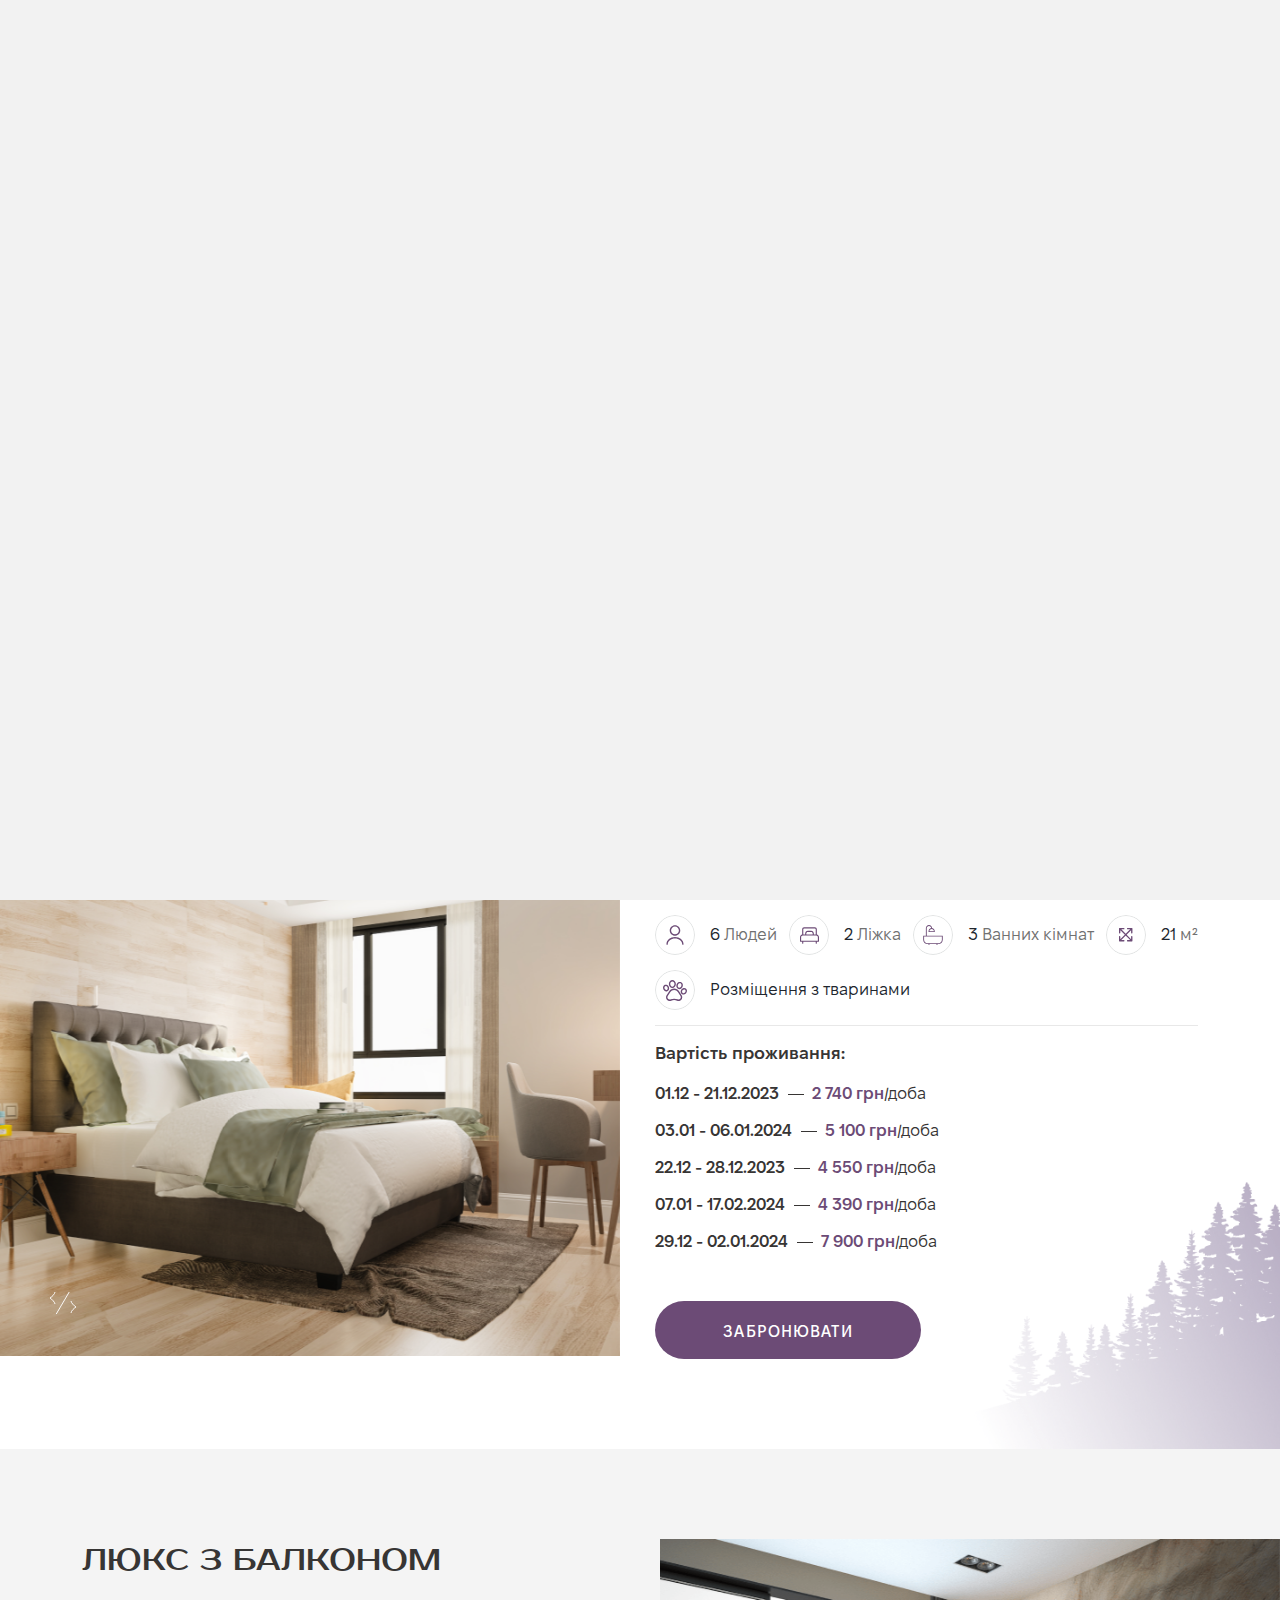
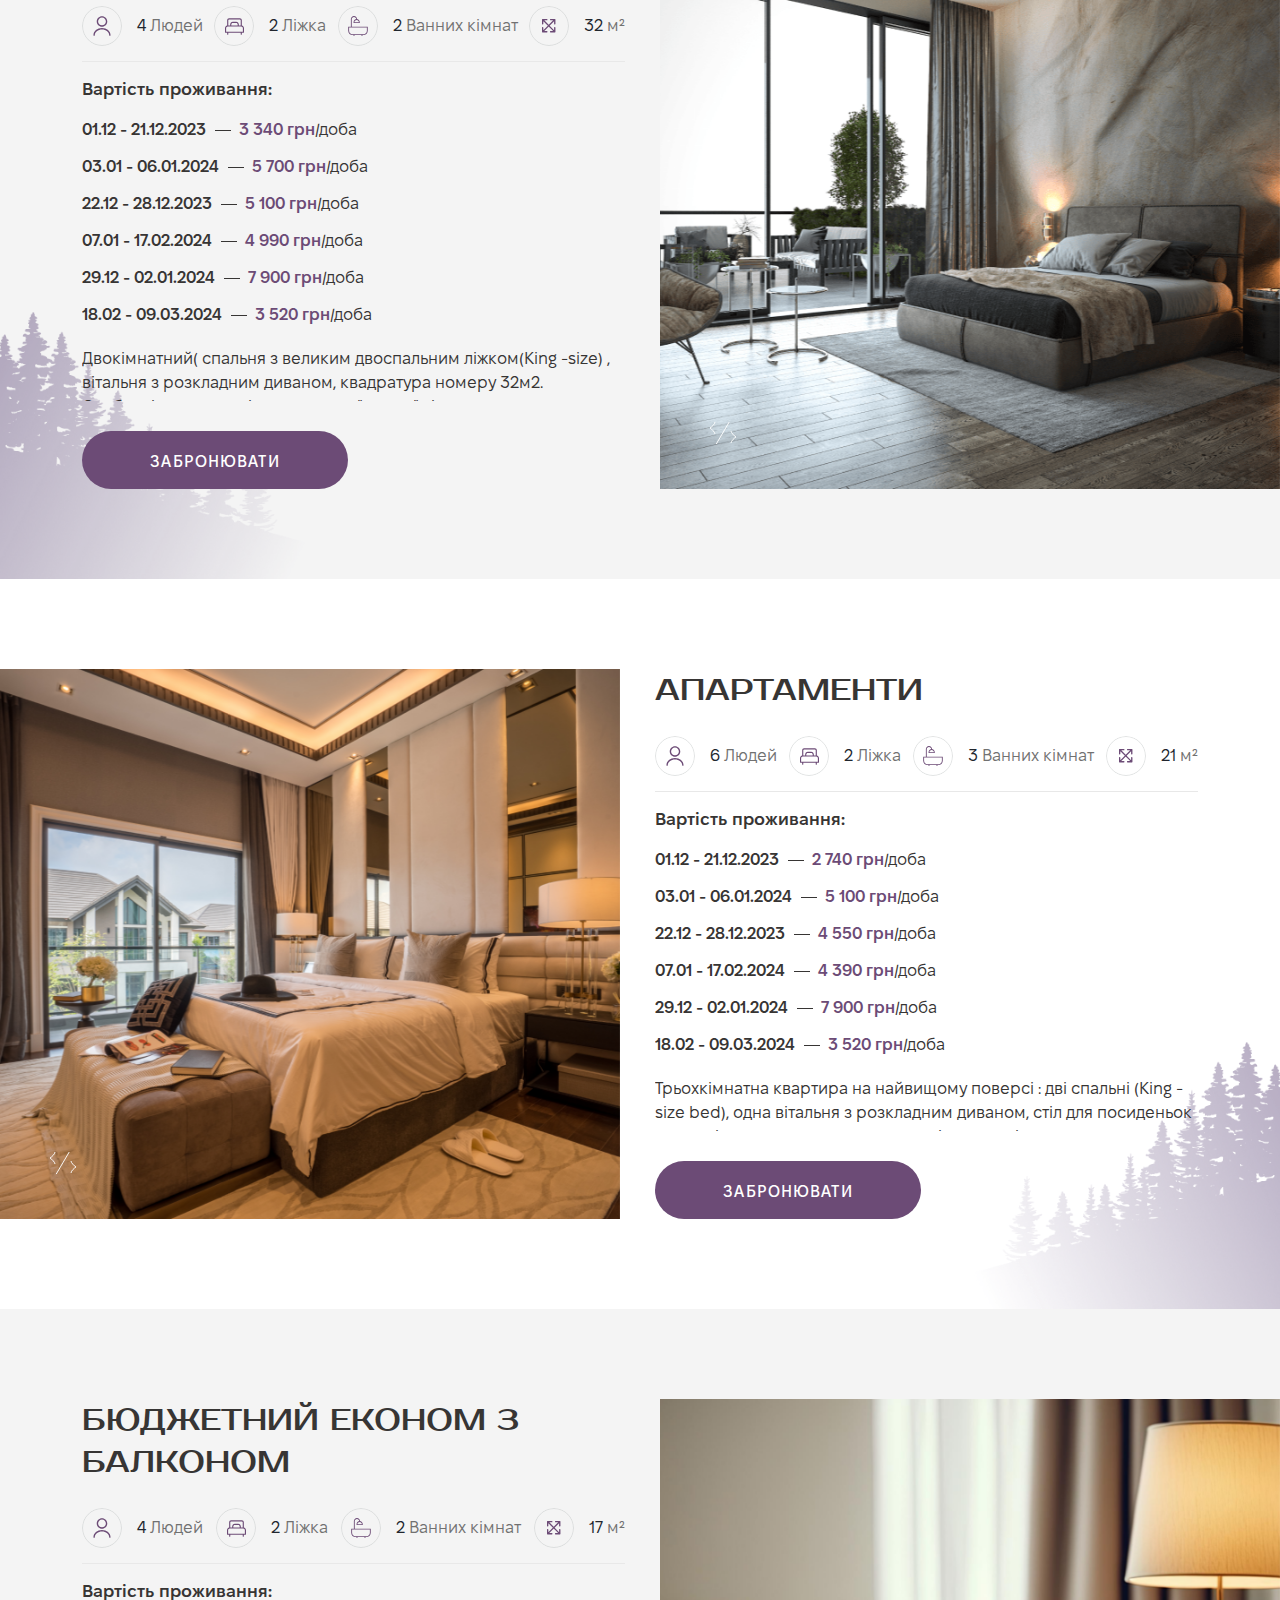
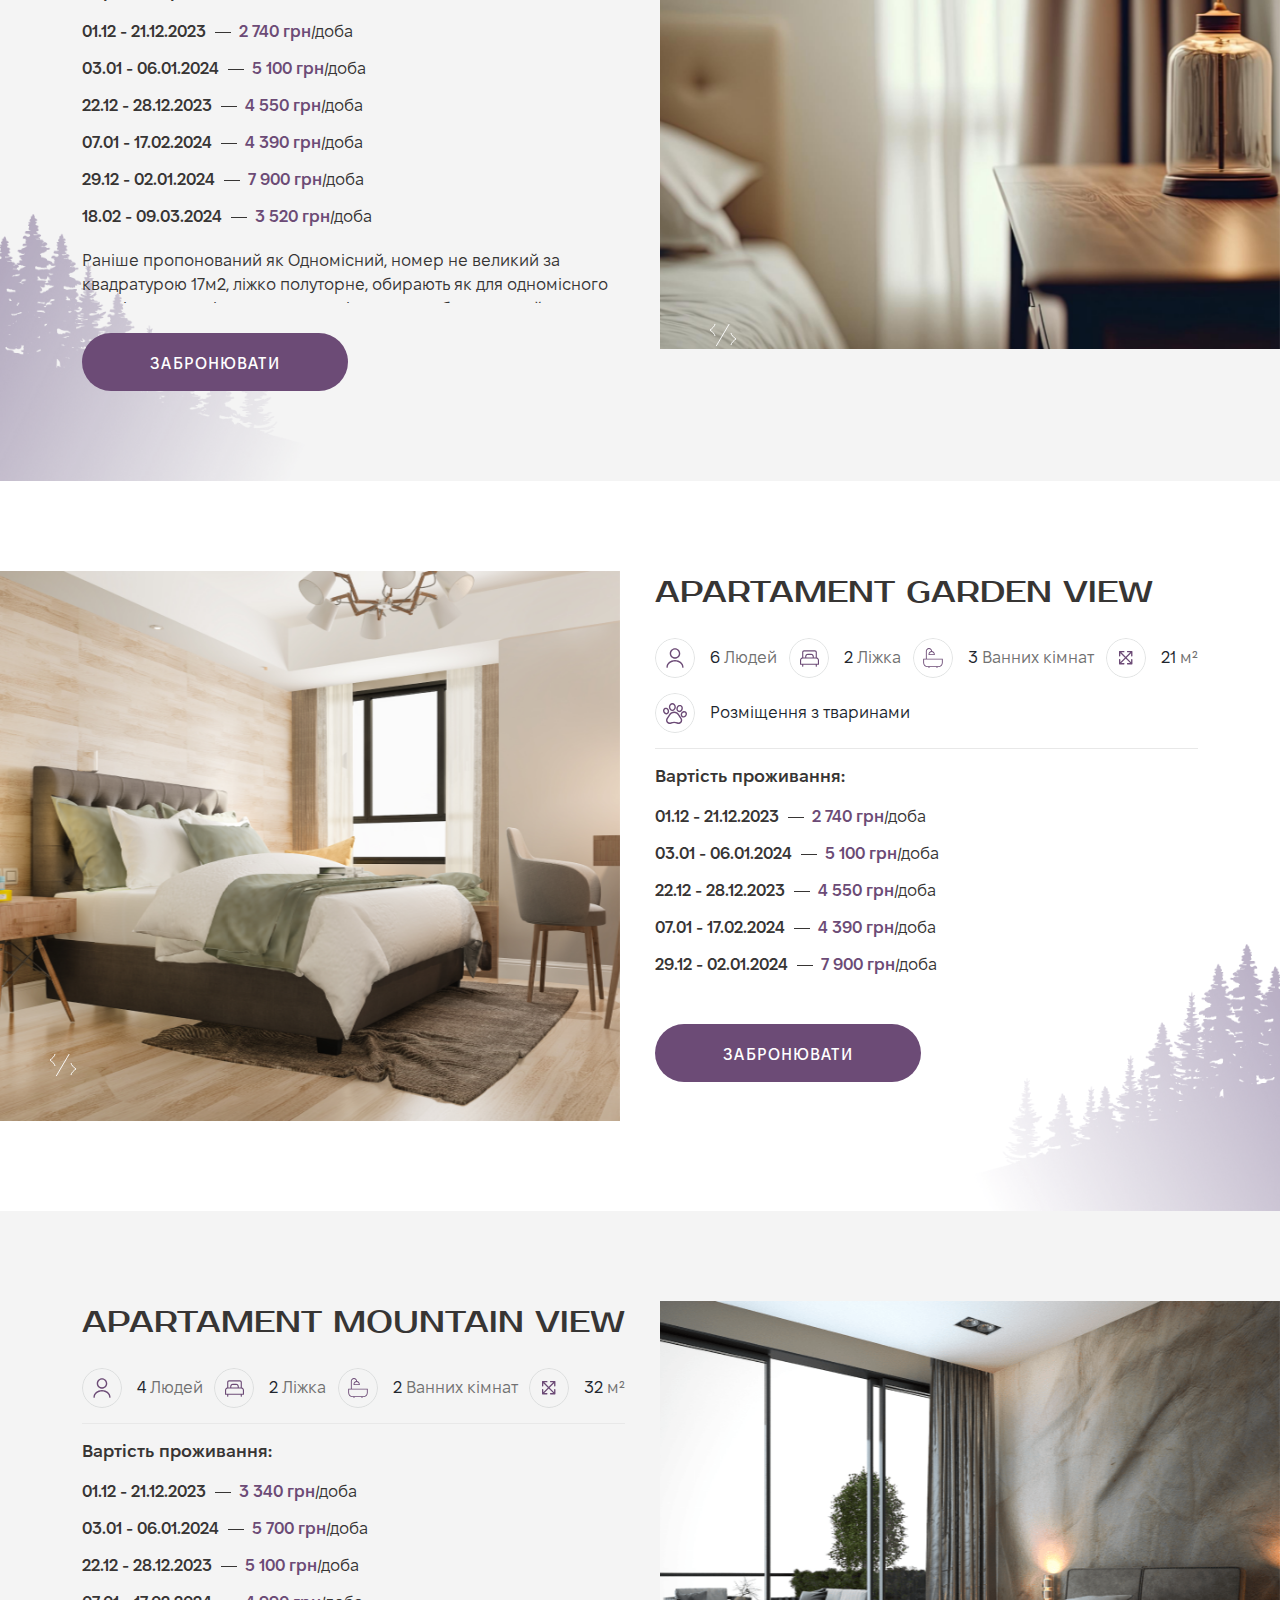
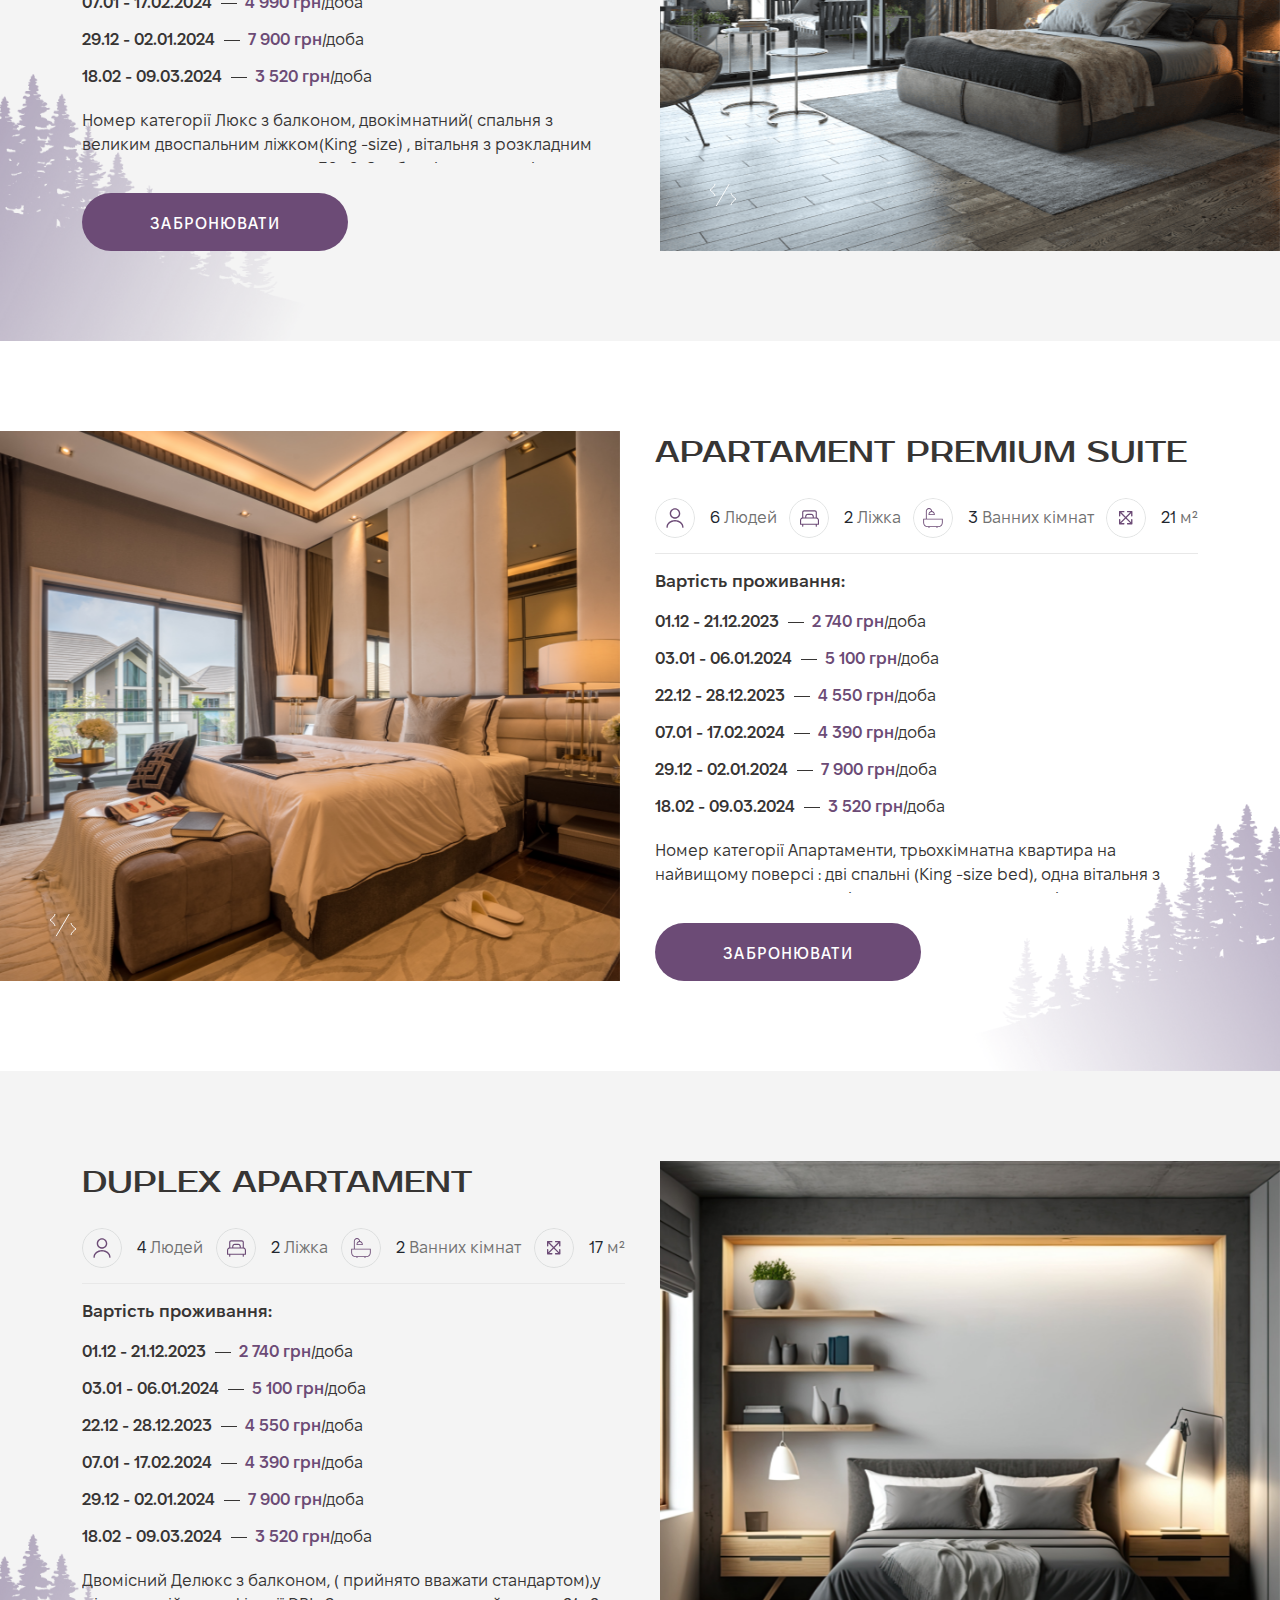
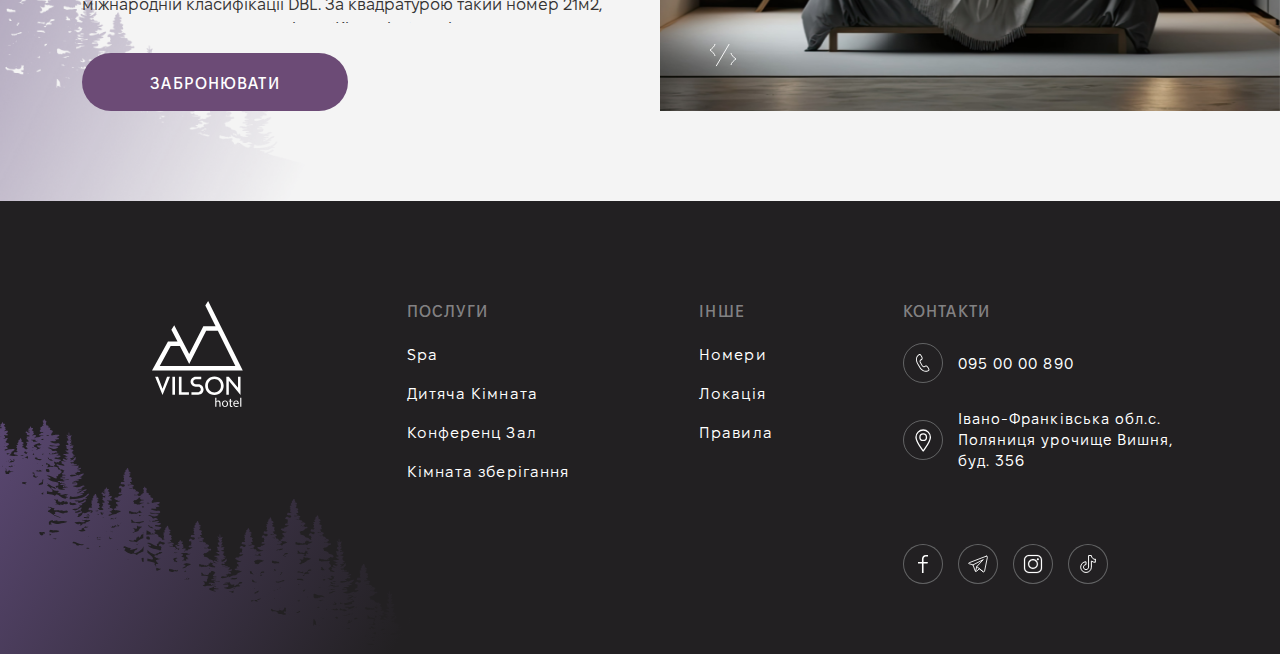
<file: apartaments.html>
<!DOCTYPE html>
<html lang="en">

<head>
    <meta charset="UTF-8">
    <meta http-equiv="X-UA-Compatible" content="IE=edge">
    <meta name="viewport" content="width=device-width, initial-scale=1.0">
    <title>Vilson hotel</title>
    <link rel="icon" type="image/x-icon" href="img/favikon.png">
    <link rel="stylesheet" href="css/lib/bootstrap.min.css">
    <link rel="stylesheet" href="css/lib/datepicker.min.css">
    <link rel="stylesheet" href="css/lib/swiper.css">
    <link rel="stylesheet" href="css/lib/aos.css">
    <link rel="stylesheet" href="css/style.css">
</head>

<body>
    <div class="pagewrapper">
        <header class="header">
            <div class="container">
                <div class="row align-items-center">
                    <div class="col-lg-5 col-4">
                        <div class="header__left">
                            <div class="header__mobile-phone">
                                <a href="tel:095 000 08 90">
                                    <img src="img/svg/phone_header_mobile.svg" alt="phone">
                                </a>
                            </div>
                            <nav class="header__nav">
                                <div class="header__menu">
                                    <ul>
                                        <li>
                                            <a href="apartaments.html">
                                                Номери
                                            </a>
                                        </li>
                                        <li class="sub-menu">
                                            <a href="spa-page.html">
                                                Послуги
                                            </a>
                                            <ul>
                                                <li>
                                                    <a href="spa-page.html">
                                                        Spa
                                                    </a>
                                                </li>
                                                <li>
                                                    <a href="spa-page.html">
                                                        Дитяча Кімната
                                                    </a>
                                                </li>
                                                <li>
                                                    <a href="spa-page.html">
                                                        Конференц Зал
                                                    </a>
                                                </li>
                                                <li>
                                                    <a href="spa-page.html">
                                                        Кімната зберігання
                                                    </a>
                                                </li>
                                            </ul>
                                        </li>
                                        <li>
                                            <a href="index.html#contact">
                                                Локація
                                            </a>
                                        </li>
                                    </ul>
                                </div>
                                <div class="header__lang-mobile">
                                    <ul>
                                        <li class="active">Ua</li>
                                        <li>En</li>
                                    </ul>
                                </div>
                            </nav>
                        </div>
                    </div>
                    <div class="col-lg-2 col-4">
                        <div class="header__logo">
                            <a href="index.html">
                                <img src="img/svg/header_logo.svg" alt="logo">
                            </a>
                        </div>
                    </div>
                    <div class="col-lg-5 col-4">
                        <div class="header__right">
                            <div class="burger-btn">
                                <span></span>
                            </div>
                            <div class="header__number">
                                <a href="tel:095 000 08 90">
                                    <img src="img/svg/phone-call.svg" alt="phone">
                                    095 000 08 90
                                </a>
                            </div>
                            <div class="header__lang">
                                <ul>
                                    <li class="active">Ua</li>
                                    <li>En</li>
                                </ul>
                            </div>
                            <div class="header__btn">
                                <a href="apartaments.html">
                                    Забронювати
                                </a>
                            </div>
                        </div>
                    </div>
                </div>
            </div>
        </header>

        <main class="main">

            <div class="preloader">
                <svg width="182" height="199" viewBox="0 0 182 199" fill="none" xmlns="http://www.w3.org/2000/svg">
                    <g class="preloader-text" clip-path="url(#clip0_300_2251)">
                        <path
                            d="M22.4773 177.926L13.4659 153.908H7.64697L22.4773 190.449L37.3077 153.908H31.4884L22.4773 177.926Z"
                            fill="black" />
                        <path d="M47.3454 153.908H42.0928V189.833H47.3454V153.908Z" fill="black" />
                        <path d="M60.3173 153.908H55.0647V189.833H75.0439V184.701H60.3173V153.908Z" fill="black" />
                        <path
                            d="M93.9915 168.843H88.9447C85.9071 168.843 83.6921 166.687 83.6921 163.813C83.6921 160.938 85.9071 158.783 88.9447 158.783H99.5529V153.907H88.326C87.0167 153.901 85.719 154.152 84.5074 154.647C83.2959 155.142 82.1944 155.871 81.2662 156.791C80.3381 157.711 79.6015 158.806 79.099 160.011C78.5964 161.216 78.3376 162.508 78.3376 163.813C78.3376 165.118 78.5964 166.41 79.099 167.615C79.6015 168.82 80.3381 169.914 81.2662 170.835C82.1944 171.755 83.2959 172.484 84.5074 172.978C85.719 173.473 87.0167 173.725 88.326 173.718H93.0644C93.7923 173.711 94.5144 173.848 95.1888 174.121C95.8633 174.394 96.4768 174.798 96.9939 175.308C97.5111 175.819 97.9215 176.426 98.2017 177.096C98.4818 177.766 98.6261 178.484 98.6261 179.21C98.6261 179.935 98.4818 180.653 98.2017 181.323C97.9215 181.993 97.5111 182.6 96.9939 183.111C96.4768 183.622 95.8633 184.025 95.1888 184.298C94.5144 184.571 93.7923 184.708 93.0644 184.701H80.0366V189.832H93.5786C94.9762 189.833 96.3603 189.559 97.651 189.025C98.9418 188.491 100.114 187.707 101.1 186.72C102.086 185.733 102.866 184.561 103.396 183.272C103.926 181.983 104.195 180.602 104.187 179.209C104.187 173.666 99.6558 168.843 93.9915 168.843Z"
                            fill="black" />
                        <path
                            d="M125.809 153.292C115.099 153.292 107.323 161.605 107.323 171.921C107.323 182.187 115.099 190.5 125.809 190.5C136.521 190.5 144.295 182.187 144.295 171.921C144.295 161.605 136.521 153.292 125.809 153.292ZM125.809 185.369C118.343 185.369 112.833 179.672 112.833 171.921C112.833 164.12 118.343 158.425 125.809 158.425C133.276 158.425 138.786 164.12 138.786 171.921C138.786 179.672 133.276 185.369 125.809 185.369Z"
                            fill="black" />
                        <path
                            d="M154.383 153.908H149.542V189.833H154.486V162.067L177.761 190.45V153.908H172.817V175.924L154.383 153.908Z"
                            fill="black" />
                    </g>
                    <path class="preloader-element" d="M44.5 49.5L39 58L51.5 81.5H61L44.5 49.5Z" fill="black"
                        stroke="black" />
                    <path class="preloader-element" d="M112 1L106 10L128 51.5H137L112 1Z" fill="black" stroke="black" />
                    <path class="preloader-line" d="M174 134.5L134.5 55H106.5L74.5 116L58.7025 85.25H35L8 134.5H174Z"
                        stroke="black" stroke-width="9" stroke-linecap="round" />
                    <defs>
                        <clipPath id="clip0_300_2251">
                            <rect width="181" height="54" fill="white" transform="translate(1 145)" />
                        </clipPath>
                    </defs>
                </svg>
            </div>

            <section class="heroscreen heroapart">
                <div class="container">
                    <div class="heroscreen__inner">
                        <div class="heroscreen__title">
                            <h1>
                                Номери <span>&</span> Готелю
                            </h1>
                        </div>
                        <div class="heroscreen__description">
                            <p>
                                Атмосфера затишку та гірського спокою - місце де вас чекають.
                            </p>
                        </div>
                        <a href="index.html#reservation" class="violet-btn">
                            Забронювати
                            <img src="img/svg/arrow_btn.svg" alt="arrow">
                        </a>
                    </div>
                </div>
                <div class="heroscreen__slider swiper">
                    <div class="swiper-wrapper">
                        <div class="swiper-slide">
                            <div class="heroscreen__slide">
                                <picture>
                                    <source srcset="img/main_hero_mobile.png" media="(max-width: 768px)" />
                                    <img src="img/apartaments_slide.jpg" alt="slide">
                                </picture>
                            </div>
                        </div>
                        <div class="swiper-slide">
                            <div class="heroscreen__slide">
                                <picture>
                                    <source srcset="img/appartaments_hero_mobile.png" media="(max-width: 768px)" />
                                    <img src="img/apartaments_slide.jpg" alt="slide">
                                </picture>
                            </div>
                        </div>
                        <div class="swiper-slide">
                            <div class="heroscreen__slide">
                                <picture>
                                    <source srcset="img/appartaments_hero_mobile.png" media="(max-width: 768px)" />
                                    <img src="img/apartaments_slide.jpg" alt="slide">
                                </picture>
                            </div>
                        </div>
                        <div class="swiper-slide">
                            <div class="heroscreen__slide">
                                <picture>
                                    <source srcset="img/appartaments_hero_mobile.png" media="(max-width: 768px)" />
                                    <img src="img/apartaments_slide.jpg" alt="slide">
                                </picture>
                            </div>
                        </div>
                    </div>
                </div>
                <picture>
                    <source srcset="img/svg/heroframe_mobile.svg" media="(max-width: 768px)" />
                    <img src="img/svg/heroframe.svg" alt="image" class="heroscreen__frame">
                </picture>
            </section>

            <div class="apartaments">
                <div class="apartaments__section">
                    <div class="apartaments__section-inner">
                        <div class="apartaments__slider swiper">
                            <div class="swiper-wrapper">
                                <div class="swiper-slide">
                                    <img src="img/apartaments_slide1.jpg" alt="img">
                                </div>
                                <div class="swiper-slide">
                                    <img src="img/apartaments_slide.jpg" alt="img">
                                </div>
                                <div class="swiper-slide">
                                    <img src="img/apartaments_slide3.png" alt="img">
                                </div>
                            </div>
                            <div class="apartaments__slider-btns">
                                <div class="swiper-button-prev">
                                    <svg xmlns="http://www.w3.org/2000/svg" width="13" height="13" viewBox="0 0 13 13"
                                        fill="none">
                                        <path
                                            d="M9 12C9 10.4 5.92308 7.15059 4 6.00059C5.53846 5.15059 9 2 9 -4.41074e-07"
                                            stroke="white" stroke-width="0.933333" />
                                    </svg>
                                </div>
                                <div class="frame">
                                    <svg xmlns="http://www.w3.org/2000/svg" width="15" height="24" viewBox="0 0 15 24"
                                        fill="none">
                                        <path d="M14.0333 1L1 23.1" stroke="white" stroke-width="0.93" />
                                    </svg>
                                </div>
                                <div class="swiper-button-next">
                                    <svg xmlns="http://www.w3.org/2000/svg" width="13" height="13" viewBox="0 0 13 13"
                                        fill="none">
                                        <path d="M4 1C4 2.6 7.07692 5.84941 9 6.99941C7.46154 7.84941 4 11 4 13"
                                            stroke="white" stroke-width="0.933333" />
                                    </svg>
                                </div>
                            </div>
                        </div>
                        <div class="apartaments__content padright">
                            <div class="apartaments__title">
                                <h2>
                                    Двомісний Делюкс з балконом
                                </h2>
                            </div>
                            <div class="apartaments__row">
                                <ul>
                                    <li>
                                        <div class="apartaments__row-icon">
                                            <img src="img/svg/apartaments_row_icon1.svg" alt="img">
                                        </div>
                                        <div class="apartaments__row-text">
                                            <p>
                                                6
                                                <span>
                                                    Людей
                                                </span>
                                            </p>
                                        </div>
                                    </li>
                                    <li>
                                        <div class="apartaments__row-icon">
                                            <img src="img/svg/apartaments_row_icon2.svg" alt="img">
                                        </div>
                                        <div class="apartaments__row-text">
                                            <p>
                                                2
                                                <span>
                                                    Ліжка
                                                </span>
                                            </p>
                                        </div>
                                    </li>
                                    <li>
                                        <div class="apartaments__row-icon">
                                            <img src="img/svg/apartaments_row_icon3.svg" alt="img">
                                        </div>
                                        <div class="apartaments__row-text">
                                            <p>
                                                3
                                                <span>
                                                    Ванних кімнат
                                                </span>
                                            </p>

                                        </div>
                                    </li>
                                    <li>
                                        <div class="apartaments__row-icon">
                                            <img src="img/svg/apartaments_row_icon4.svg" alt="img">
                                        </div>
                                        <div class="apartaments__row-text">
                                            <p>
                                                21
                                                <span>
                                                    м²
                                                </span>
                                            </p>
                                        </div>
                                    </li>
                                    <li>
                                        <div class="apartaments__row-icon">
                                            <img src="img/svg/apartaments_row_icon5.svg" alt="img">
                                        </div>
                                        <div class="apartaments__row-text">
                                            <p>
                                                Розміщення з тваринами
                                            </p>
                                        </div>
                                    </li>
                                </ul>
                            </div>
                            <div class="apartaments__descr small">
                                <div class="apartaments__descr-price">
                                    <h3>
                                        Вартість проживання:
                                    </h3>
                                    <ul>
                                        <li>
                                            <p class="date">
                                                01.12 - 21.12.2023
                                            </p>
                                            <p class="price">
                                                <span>2 740 грн</span>/доба
                                            </p>
                                        </li>
                                        <li>
                                            <p class="date">
                                                03.01 - 06.01.2024
                                            </p>
                                            <p class="price">
                                                <span>5 100 грн</span>/доба
                                            </p>
                                        </li>
                                        <li>
                                            <p class="date">
                                                22.12 - 28.12.2023
                                            </p>
                                            <p class="price">
                                                <span>4 550 грн</span>/доба
                                            </p>
                                        </li>
                                        <li>
                                            <p class="date">
                                                07.01 - 17.02.2024
                                            </p>
                                            <p class="price">
                                                <span>4 390 грн</span>/доба
                                            </p>
                                        </li>
                                        <li>
                                            <p class="date">
                                                29.12 - 02.01.2024
                                            </p>
                                            <p class="price">
                                                <span>7 900 грн</span>/доба
                                            </p>
                                        </li>
                                        <li>
                                            <p class="date">
                                                18.02 - 09.03.2024
                                            </p>
                                            <p class="price">
                                                <span>3 520 грн</span>/доба
                                            </p>
                                        </li>
                                    </ul>
                                </div>
                                <div class="apartaments__descr-info">
                                    <p>
                                        У міжнародній класифікації DBL. За квадратурою такий номер 21м2, одне велике
                                        двоспальне ліжко (King -size) у всіх номерах такого типу).
                                    </p>
                                    <p>
                                        У номері є фен, душ, наповнений міні-бар, телевізор, чайник, пуфи, стіл та
                                        стільці на балконі, велика шафа купе, тут дозволене розміщення з тваринами.
                                    </p>
                                    <p>
                                        <b>У вартість проживання входить:</b>
                                    </p>
                                    <ul>
                                        <li>
                                            Проживання в обраному номері
                                        </li>
                                        <li>
                                            Користування СПА-зоною (сауна, хамам, джакузі, холодна купіль у
                                            режимі безлім з 12:00 по 21:00)
                                        </li>
                                        <li>
                                            Сніданок в ресторані готелю
                                        </li>
                                    </ul>
                                </div>
                            </div>
                            <div class="apartaments__btn">
                                <a href="single-apartament.html" class="violet-btn">
                                    Забронювати
                                </a>
                            </div>
                        </div>
                        <div class="apartaments__btn-mobile">
                            <a href="single-apartament.html" class="violet-btn">
                                Забронювати
                            </a>
                        </div>
                    </div>
                    <img src="img/apartament_frame_right.png" alt="frame" class="apartaments__frame">
                </div>
                <div class="apartaments__section">
                    <div class="apartaments__section-inner">
                        <div class="apartaments__slider swiper">
                            <div class="swiper-wrapper">
                                <div class="swiper-slide">
                                    <img src="img/apartaments_slide2.png" alt="img">
                                </div>
                                <div class="swiper-slide">
                                    <img src="img/apartaments_slide.jpg" alt="img">
                                </div>
                                <div class="swiper-slide">
                                    <img src="img/apartaments_slide3.png" alt="img">
                                </div>
                            </div>
                            <div class="apartaments__slider-btns">
                                <div class="swiper-button-prev">
                                    <svg xmlns="http://www.w3.org/2000/svg" width="13" height="13" viewBox="0 0 13 13"
                                        fill="none">
                                        <path
                                            d="M9 12C9 10.4 5.92308 7.15059 4 6.00059C5.53846 5.15059 9 2 9 -4.41074e-07"
                                            stroke="white" stroke-width="0.933333" />
                                    </svg>
                                </div>
                                <div class="frame">
                                    <svg xmlns="http://www.w3.org/2000/svg" width="15" height="24" viewBox="0 0 15 24"
                                        fill="none">
                                        <path d="M14.0333 1L1 23.1" stroke="white" stroke-width="0.93" />
                                    </svg>
                                </div>
                                <div class="swiper-button-next">
                                    <svg xmlns="http://www.w3.org/2000/svg" width="13" height="13" viewBox="0 0 13 13"
                                        fill="none">
                                        <path d="M4 1C4 2.6 7.07692 5.84941 9 6.99941C7.46154 7.84941 4 11 4 13"
                                            stroke="white" stroke-width="0.933333" />
                                    </svg>
                                </div>
                            </div>
                        </div>
                        <div class="apartaments__content padleft">
                            <div class="apartaments__title">
                                <h2>
                                    Люкс з балконом
                                </h2>
                            </div>
                            <div class="apartaments__row">
                                <ul>
                                    <li>
                                        <div class="apartaments__row-icon">
                                            <img src="img/svg/apartaments_row_icon1.svg" alt="img">
                                        </div>
                                        <div class="apartaments__row-text">
                                            <p>
                                                4
                                                <span>
                                                    Людей
                                                </span>
                                            </p>
                                        </div>
                                    </li>
                                    <li>
                                        <div class="apartaments__row-icon">
                                            <img src="img/svg/apartaments_row_icon2.svg" alt="img">
                                        </div>
                                        <div class="apartaments__row-text">
                                            <p>
                                                2
                                                <span>
                                                    Ліжка
                                                </span>
                                            </p>
                                        </div>
                                    </li>
                                    <li>
                                        <div class="apartaments__row-icon">
                                            <img src="img/svg/apartaments_row_icon3.svg" alt="img">
                                        </div>
                                        <div class="apartaments__row-text">
                                            <p>
                                                2
                                                <span>
                                                    Ванних кімнат
                                                </span>
                                            </p>

                                        </div>
                                    </li>
                                    <li>
                                        <div class="apartaments__row-icon">
                                            <img src="img/svg/apartaments_row_icon4.svg" alt="img">
                                        </div>
                                        <div class="apartaments__row-text">
                                            <p>
                                                32
                                                <span>
                                                    м²
                                                </span>
                                            </p>
                                        </div>
                                    </li>
                                </ul>
                            </div>
                            <div class="apartaments__descr">
                                <div class="apartaments__descr-price">
                                    <h3>
                                        Вартість проживання:
                                    </h3>
                                    <ul>
                                        <li>
                                            <p class="date">
                                                01.12 - 21.12.2023
                                            </p>
                                            <p class="price">
                                                <span>3 340 грн</span>/доба
                                            </p>
                                        </li>
                                        <li>
                                            <p class="date">
                                                03.01 - 06.01.2024
                                            </p>
                                            <p class="price">
                                                <span>5 700 грн</span>/доба
                                            </p>
                                        </li>
                                        <li>
                                            <p class="date">
                                                22.12 - 28.12.2023
                                            </p>
                                            <p class="price">
                                                <span>5 100 грн</span>/доба
                                            </p>
                                        </li>
                                        <li>
                                            <p class="date">
                                                07.01 - 17.02.2024
                                            </p>
                                            <p class="price">
                                                <span>4 990 грн</span>/доба
                                            </p>
                                        </li>
                                        <li>
                                            <p class="date">
                                                29.12 - 02.01.2024
                                            </p>
                                            <p class="price">
                                                <span>7 900 грн</span>/доба
                                            </p>
                                        </li>
                                        <li>
                                            <p class="date">
                                                18.02 - 09.03.2024
                                            </p>
                                            <p class="price">
                                                <span>3 520 грн</span>/доба
                                            </p>
                                        </li>
                                    </ul>
                                </div>
                                <div class="apartaments__descr-info">
                                    <p>
                                        Двокімнатний( спальня з великим двоспальним ліжком(King -size) , вітальня з
                                        розкладним диваном, квадратура номеру 32м2. Особливістю є наявність просторої
                                        ванної кімнати з ванною, а також два балкони.)
                                    </p>
                                    <p>
                                        У номері є фен, ванна, диван, столик, наповнений міні-бар, телевізор, чайник,
                                        пуфи, стіл та стільці на балконі, велика шафа купе, тут дозволене розміщення з
                                        тваринами.
                                    </p>
                                    <p>
                                        У вартість проживання входить:
                                    </p>
                                    <ul>
                                        <li>
                                            Проживання в обраному номері
                                        </li>
                                        <li>
                                            Користування СПА-зоною (сауна, хамам, джакузі, холодна купіль у
                                            режимі безлім з 12:00 по 21:00)
                                        </li>
                                        <li>
                                            Сніданок в ресторані готелю
                                        </li>
                                    </ul>
                                </div>
                            </div>
                            <div class="apartaments__btn">
                                <a href="#" class="violet-btn">
                                    Забронювати
                                </a>
                            </div>
                        </div>
                        <div class="apartaments__btn-mobile">
                            <a href="single-apartament.html" class="violet-btn">
                                Забронювати
                            </a>
                        </div>
                    </div>
                    <img src="img/apartament_frame_left.png" alt="frame" class="apartaments__frame">
                </div>
                <div class="apartaments__section">
                    <div class="apartaments__section-inner">
                        <div class="apartaments__slider swiper">
                            <div class="swiper-wrapper">
                                <div class="swiper-slide">
                                    <img src="img/apartaments_slide3.png" alt="img">
                                </div>
                                <div class="swiper-slide">
                                    <img src="img/apartaments_slide4.png" alt="img">
                                </div>
                                <div class="swiper-slide">
                                    <img src="img/apartaments_slide3.png" alt="img">
                                </div>
                            </div>
                            <div class="apartaments__slider-btns">
                                <div class="swiper-button-prev">
                                    <svg xmlns="http://www.w3.org/2000/svg" width="13" height="13" viewBox="0 0 13 13"
                                        fill="none">
                                        <path
                                            d="M9 12C9 10.4 5.92308 7.15059 4 6.00059C5.53846 5.15059 9 2 9 -4.41074e-07"
                                            stroke="white" stroke-width="0.933333" />
                                    </svg>
                                </div>
                                <div class="frame">
                                    <svg xmlns="http://www.w3.org/2000/svg" width="15" height="24" viewBox="0 0 15 24"
                                        fill="none">
                                        <path d="M14.0333 1L1 23.1" stroke="white" stroke-width="0.93" />
                                    </svg>
                                </div>
                                <div class="swiper-button-next">
                                    <svg xmlns="http://www.w3.org/2000/svg" width="13" height="13" viewBox="0 0 13 13"
                                        fill="none">
                                        <path d="M4 1C4 2.6 7.07692 5.84941 9 6.99941C7.46154 7.84941 4 11 4 13"
                                            stroke="white" stroke-width="0.933333" />
                                    </svg>
                                </div>
                            </div>
                        </div>
                        <div class="apartaments__content padright">
                            <div class="apartaments__title">
                                <h2>
                                    Апартаменти
                                </h2>
                            </div>
                            <div class="apartaments__row">
                                <ul>
                                    <li>
                                        <div class="apartaments__row-icon">
                                            <img src="img/svg/apartaments_row_icon1.svg" alt="img">
                                        </div>
                                        <div class="apartaments__row-text">
                                            <p>
                                                6
                                                <span>
                                                    Людей
                                                </span>
                                            </p>
                                        </div>
                                    </li>
                                    <li>
                                        <div class="apartaments__row-icon">
                                            <img src="img/svg/apartaments_row_icon2.svg" alt="img">
                                        </div>
                                        <div class="apartaments__row-text">
                                            <p>
                                                2
                                                <span>
                                                    Ліжка
                                                </span>
                                            </p>
                                        </div>
                                    </li>
                                    <li>
                                        <div class="apartaments__row-icon">
                                            <img src="img/svg/apartaments_row_icon3.svg" alt="img">
                                        </div>
                                        <div class="apartaments__row-text">
                                            <p>
                                                3
                                                <span>
                                                    Ванних кімнат
                                                </span>
                                            </p>

                                        </div>
                                    </li>
                                    <li>
                                        <div class="apartaments__row-icon">
                                            <img src="img/svg/apartaments_row_icon4.svg" alt="img">
                                        </div>
                                        <div class="apartaments__row-text">
                                            <p>
                                                21
                                                <span>
                                                    м²
                                                </span>
                                            </p>
                                        </div>
                                    </li>

                                </ul>
                            </div>
                            <div class="apartaments__descr">
                                <div class="apartaments__descr-price">
                                    <h3>
                                        Вартість проживання:
                                    </h3>
                                    <ul>
                                        <li>
                                            <p class="date">
                                                01.12 - 21.12.2023
                                            </p>
                                            <p class="price">
                                                <span>2 740 грн</span>/доба
                                            </p>
                                        </li>
                                        <li>
                                            <p class="date">
                                                03.01 - 06.01.2024
                                            </p>
                                            <p class="price">
                                                <span>5 100 грн</span>/доба
                                            </p>
                                        </li>
                                        <li>
                                            <p class="date">
                                                22.12 - 28.12.2023
                                            </p>
                                            <p class="price">
                                                <span>4 550 грн</span>/доба
                                            </p>
                                        </li>
                                        <li>
                                            <p class="date">
                                                07.01 - 17.02.2024
                                            </p>
                                            <p class="price">
                                                <span>4 390 грн</span>/доба
                                            </p>
                                        </li>
                                        <li>
                                            <p class="date">
                                                29.12 - 02.01.2024
                                            </p>
                                            <p class="price">
                                                <span>7 900 грн</span>/доба
                                            </p>
                                        </li>
                                        <li>
                                            <p class="date">
                                                18.02 - 09.03.2024
                                            </p>
                                            <p class="price">
                                                <span>3 520 грн</span>/доба
                                            </p>
                                        </li>
                                    </ul>
                                </div>
                                <div class="apartaments__descr-info">
                                    <p>
                                        Трьохкімнатна квартира на найвищому поверсі : дві спальні (King -size bed), одна
                                        вітальня з розкладним диваном, стіл для посиденьок компанією, а також власна
                                        кухня, дві ванних кімнати, пральна машина.
                                    </p>
                                    <p>
                                        У номері є фен, душ, два дивани, стіл на компанію, наповнений міні-бар та
                                        холодильник, плита, мікрохвильова, пральна машина, телевізор, чайник, пуфи,
                                        велика шафа купе, тут дозволене розміщення з тваринами.
                                    </p>
                                    <p>
                                        <b>У вартість проживання входить:</b>
                                    </p>
                                    <ul>
                                        <li>
                                            Проживання в обраному номері
                                        </li>
                                        <li>
                                            Користування СПА-зоною (сауна, хамам, джакузі, холодна купіль у
                                            режимі безлім з 12:00 по 21:00)
                                        </li>
                                        <li>
                                            Сніданок в ресторані готелю
                                        </li>
                                    </ul>
                                </div>
                            </div>
                            <div class="apartaments__btn">
                                <a href="single-apartament.html" class="violet-btn">
                                    Забронювати
                                </a>
                            </div>
                        </div>
                        <div class="apartaments__btn-mobile">
                            <a href="single-apartament.html" class="violet-btn">
                                Забронювати
                            </a>
                        </div>
                    </div>
                    <img src="img/apartament_frame_right.png" alt="frame" class="apartaments__frame">
                </div>
                <div class="apartaments__section">
                    <div class="apartaments__section-inner">
                        <div class="apartaments__slider swiper">
                            <div class="swiper-wrapper">
                                <div class="swiper-slide">
                                    <img src="img/apartaments_slide4.png" alt="img">
                                </div>
                                <div class="swiper-slide">
                                    <img src="img/apartaments_slide.jpg" alt="img">
                                </div>
                                <div class="swiper-slide">
                                    <img src="img/apartaments_slide3.png" alt="img">
                                </div>
                            </div>
                            <div class="apartaments__slider-btns">
                                <div class="swiper-button-prev">
                                    <svg xmlns="http://www.w3.org/2000/svg" width="13" height="13" viewBox="0 0 13 13"
                                        fill="none">
                                        <path
                                            d="M9 12C9 10.4 5.92308 7.15059 4 6.00059C5.53846 5.15059 9 2 9 -4.41074e-07"
                                            stroke="white" stroke-width="0.933333" />
                                    </svg>
                                </div>
                                <div class="frame">
                                    <svg xmlns="http://www.w3.org/2000/svg" width="15" height="24" viewBox="0 0 15 24"
                                        fill="none">
                                        <path d="M14.0333 1L1 23.1" stroke="white" stroke-width="0.93" />
                                    </svg>
                                </div>
                                <div class="swiper-button-next">
                                    <svg xmlns="http://www.w3.org/2000/svg" width="13" height="13" viewBox="0 0 13 13"
                                        fill="none">
                                        <path d="M4 1C4 2.6 7.07692 5.84941 9 6.99941C7.46154 7.84941 4 11 4 13"
                                            stroke="white" stroke-width="0.933333" />
                                    </svg>
                                </div>
                            </div>
                        </div>
                        <div class="apartaments__content padleft">
                            <div class="apartaments__title">
                                <h2>
                                    Бюджетний Економ з балконом
                                </h2>
                            </div>
                            <div class="apartaments__row">
                                <ul>
                                    <li>
                                        <div class="apartaments__row-icon">
                                            <img src="img/svg/apartaments_row_icon1.svg" alt="img">
                                        </div>
                                        <div class="apartaments__row-text">
                                            <p>
                                                4
                                                <span>
                                                    Людей
                                                </span>
                                            </p>
                                        </div>
                                    </li>
                                    <li>
                                        <div class="apartaments__row-icon">
                                            <img src="img/svg/apartaments_row_icon2.svg" alt="img">
                                        </div>
                                        <div class="apartaments__row-text">
                                            <p>
                                                2
                                                <span>
                                                    Ліжка
                                                </span>
                                            </p>
                                        </div>
                                    </li>
                                    <li>
                                        <div class="apartaments__row-icon">
                                            <img src="img/svg/apartaments_row_icon3.svg" alt="img">
                                        </div>
                                        <div class="apartaments__row-text">
                                            <p>
                                                2
                                                <span>
                                                    Ванних кімнат
                                                </span>
                                            </p>

                                        </div>
                                    </li>
                                    <li>
                                        <div class="apartaments__row-icon">
                                            <img src="img/svg/apartaments_row_icon4.svg" alt="img">
                                        </div>
                                        <div class="apartaments__row-text">
                                            <p>
                                                17
                                                <span>
                                                    м²
                                                </span>
                                            </p>
                                        </div>
                                    </li>

                                </ul>
                            </div>
                            <div class="apartaments__descr">
                                <div class="apartaments__descr-price">
                                    <h3>
                                        Вартість проживання:
                                    </h3>
                                    <ul>
                                        <li>
                                            <p class="date">
                                                01.12 - 21.12.2023
                                            </p>
                                            <p class="price">
                                                <span>2 740 грн</span>/доба
                                            </p>
                                        </li>
                                        <li>
                                            <p class="date">
                                                03.01 - 06.01.2024
                                            </p>
                                            <p class="price">
                                                <span>5 100 грн</span>/доба
                                            </p>
                                        </li>
                                        <li>
                                            <p class="date">
                                                22.12 - 28.12.2023
                                            </p>
                                            <p class="price">
                                                <span>4 550 грн</span>/доба
                                            </p>
                                        </li>
                                        <li>
                                            <p class="date">
                                                07.01 - 17.02.2024
                                            </p>
                                            <p class="price">
                                                <span>4 390 грн</span>/доба
                                            </p>
                                        </li>
                                        <li>
                                            <p class="date">
                                                29.12 - 02.01.2024
                                            </p>
                                            <p class="price">
                                                <span>7 900 грн</span>/доба
                                            </p>
                                        </li>
                                        <li>
                                            <p class="date">
                                                18.02 - 09.03.2024
                                            </p>
                                            <p class="price">
                                                <span>3 520 грн</span>/доба
                                            </p>
                                        </li>
                                    </ul>
                                </div>
                                <div class="apartaments__descr-info">
                                    <p>
                                        Раніше пропонований як Одномісний, номер не великий за квадратурою 17м2, ліжко
                                        полуторне, обирають як для одномісного розміщення так і для економ варіанту пари
                                        або дорослий та дитина. У номері є фен, душ, наповнений міні-бар, телевізор,
                                        чайник, , велика шафа купе, робочий стіл, столик та стільці на балконі, тут
                                        дозволене розміщення з тваринами.
                                    </p>
                                    <p>
                                        <b>У вартість проживання входить:</b>
                                    </p>
                                    <ul>
                                        <li>
                                            Проживання в обраному номері
                                        </li>
                                        <li>
                                            Користування СПА-зоною (сауна, хамам, джакузі, холодна купіль у
                                            режимі безлім з 12:00 по 21:00)
                                        </li>
                                        <li>
                                            Сніданок в ресторані готелю
                                        </li>
                                    </ul>
                                </div>
                            </div>
                            <div class="apartaments__btn">
                                <a href="#" class="violet-btn">
                                    Забронювати
                                </a>
                            </div>
                        </div>
                        <div class="apartaments__btn-mobile">
                            <a href="single-apartament.html" class="violet-btn">
                                Забронювати
                            </a>
                        </div>
                    </div>
                    <img src="img/apartament_frame_left.png" alt="frame" class="apartaments__frame">
                </div>
                <div class="apartaments__section">
                    <div class="apartaments__section-inner">
                        <div class="apartaments__slider swiper">
                            <div class="swiper-wrapper">
                                <div class="swiper-slide">
                                    <img src="img/apartaments_slide1.jpg" alt="img">
                                </div>
                                <div class="swiper-slide">
                                    <img src="img/apartaments_slide.jpg" alt="img">
                                </div>
                                <div class="swiper-slide">
                                    <img src="img/apartaments_slide3.png" alt="img">
                                </div>
                            </div>
                            <div class="apartaments__slider-btns">
                                <div class="swiper-button-prev">
                                    <svg xmlns="http://www.w3.org/2000/svg" width="13" height="13" viewBox="0 0 13 13"
                                        fill="none">
                                        <path
                                            d="M9 12C9 10.4 5.92308 7.15059 4 6.00059C5.53846 5.15059 9 2 9 -4.41074e-07"
                                            stroke="white" stroke-width="0.933333" />
                                    </svg>
                                </div>
                                <div class="frame">
                                    <svg xmlns="http://www.w3.org/2000/svg" width="15" height="24" viewBox="0 0 15 24"
                                        fill="none">
                                        <path d="M14.0333 1L1 23.1" stroke="white" stroke-width="0.93" />
                                    </svg>
                                </div>
                                <div class="swiper-button-next">
                                    <svg xmlns="http://www.w3.org/2000/svg" width="13" height="13" viewBox="0 0 13 13"
                                        fill="none">
                                        <path d="M4 1C4 2.6 7.07692 5.84941 9 6.99941C7.46154 7.84941 4 11 4 13"
                                            stroke="white" stroke-width="0.933333" />
                                    </svg>
                                </div>
                            </div>
                        </div>
                        <div class="apartaments__content padright">
                            <div class="apartaments__title">
                                <h2>
                                    Apartament Garden View
                                </h2>
                            </div>
                            <div class="apartaments__row">
                                <ul>
                                    <li>
                                        <div class="apartaments__row-icon">
                                            <img src="img/svg/apartaments_row_icon1.svg" alt="img">
                                        </div>
                                        <div class="apartaments__row-text">
                                            <p>
                                                6
                                                <span>
                                                    Людей
                                                </span>
                                            </p>
                                        </div>
                                    </li>
                                    <li>
                                        <div class="apartaments__row-icon">
                                            <img src="img/svg/apartaments_row_icon2.svg" alt="img">
                                        </div>
                                        <div class="apartaments__row-text">
                                            <p>
                                                2
                                                <span>
                                                    Ліжка
                                                </span>
                                            </p>
                                        </div>
                                    </li>
                                    <li>
                                        <div class="apartaments__row-icon">
                                            <img src="img/svg/apartaments_row_icon3.svg" alt="img">
                                        </div>
                                        <div class="apartaments__row-text">
                                            <p>
                                                3
                                                <span>
                                                    Ванних кімнат
                                                </span>
                                            </p>

                                        </div>
                                    </li>
                                    <li>
                                        <div class="apartaments__row-icon">
                                            <img src="img/svg/apartaments_row_icon4.svg" alt="img">
                                        </div>
                                        <div class="apartaments__row-text">
                                            <p>
                                                21
                                                <span>
                                                    м²
                                                </span>
                                            </p>
                                        </div>
                                    </li>
                                    <li>
                                        <div class="apartaments__row-icon">
                                            <img src="img/svg/apartaments_row_icon5.svg" alt="img">
                                        </div>
                                        <div class="apartaments__row-text">
                                            <p>
                                                Розміщення з тваринами
                                            </p>
                                        </div>
                                    </li>
                                </ul>
                            </div>
                            <div class="apartaments__descr small">
                                <div class="apartaments__descr-price">
                                    <h3>
                                        Вартість проживання:
                                    </h3>
                                    <ul>
                                        <li>
                                            <p class="date">
                                                01.12 - 21.12.2023
                                            </p>
                                            <p class="price">
                                                <span>2 740 грн</span>/доба
                                            </p>
                                        </li>
                                        <li>
                                            <p class="date">
                                                03.01 - 06.01.2024
                                            </p>
                                            <p class="price">
                                                <span>5 100 грн</span>/доба
                                            </p>
                                        </li>
                                        <li>
                                            <p class="date">
                                                22.12 - 28.12.2023
                                            </p>
                                            <p class="price">
                                                <span>4 550 грн</span>/доба
                                            </p>
                                        </li>
                                        <li>
                                            <p class="date">
                                                07.01 - 17.02.2024
                                            </p>
                                            <p class="price">
                                                <span>4 390 грн</span>/доба
                                            </p>
                                        </li>
                                        <li>
                                            <p class="date">
                                                29.12 - 02.01.2024
                                            </p>
                                            <p class="price">
                                                <span>7 900 грн</span>/доба
                                            </p>
                                        </li>
                                        <li>
                                            <p class="date">
                                                18.02 - 09.03.2024
                                            </p>
                                            <p class="price">
                                                <span>3 520 грн</span>/доба
                                            </p>
                                        </li>
                                    </ul>
                                </div>
                                <div class="apartaments__descr-info">
                                    <p>
                                        Двомісний Делюкс з балконом, ( прийнято вважати стандартом),у міжнародній
                                        класифікації DBL. За квадратурою такий номер 21м2, одне велике двоспальне ліжко
                                        (King -size) у всіх номерах такого типу).
                                    </p>
                                    <p>
                                        У номері є фен, душ, наповнений міні-бар, телевізор, чайник, пуфи, стіл та
                                        стільці на балконі, велика шафа купе, тут дозволене розміщення з тваринами.
                                    </p>
                                    <p>
                                        <b>У вартість проживання входить:</b>
                                    </p>
                                    <ul>
                                        <li>
                                            Проживання в обраному номері
                                        </li>
                                        <li>
                                            Користування СПА-зоною (сауна, хамам, джакузі, холодна купіль у
                                            режимі безлім з 12:00 по 21:00)
                                        </li>
                                        <li>
                                            Сніданок в ресторані готелю
                                        </li>
                                    </ul>
                                </div>
                            </div>
                            <div class="apartaments__btn">
                                <a href="#" class="violet-btn">
                                    Забронювати
                                </a>
                            </div>
                        </div>
                        <div class="apartaments__btn-mobile">
                            <a href="single-apartament.html" class="violet-btn">
                                Забронювати
                            </a>
                        </div>
                    </div>
                    <img src="img/apartament_frame_right.png" alt="frame" class="apartaments__frame">
                </div>
                <div class="apartaments__section">
                    <div class="apartaments__section-inner">
                        <div class="apartaments__slider swiper">
                            <div class="swiper-wrapper">
                                <div class="swiper-slide">
                                    <img src="img/apartaments_slide2.png" alt="img">
                                </div>
                                <div class="swiper-slide">
                                    <img src="img/apartaments_slide.jpg" alt="img">
                                </div>
                                <div class="swiper-slide">
                                    <img src="img/apartaments_slide3.png" alt="img">
                                </div>
                            </div>
                            <div class="apartaments__slider-btns">
                                <div class="swiper-button-prev">
                                    <svg xmlns="http://www.w3.org/2000/svg" width="13" height="13" viewBox="0 0 13 13"
                                        fill="none">
                                        <path
                                            d="M9 12C9 10.4 5.92308 7.15059 4 6.00059C5.53846 5.15059 9 2 9 -4.41074e-07"
                                            stroke="white" stroke-width="0.933333" />
                                    </svg>
                                </div>
                                <div class="frame">
                                    <svg xmlns="http://www.w3.org/2000/svg" width="15" height="24" viewBox="0 0 15 24"
                                        fill="none">
                                        <path d="M14.0333 1L1 23.1" stroke="white" stroke-width="0.93" />
                                    </svg>
                                </div>
                                <div class="swiper-button-next">
                                    <svg xmlns="http://www.w3.org/2000/svg" width="13" height="13" viewBox="0 0 13 13"
                                        fill="none">
                                        <path d="M4 1C4 2.6 7.07692 5.84941 9 6.99941C7.46154 7.84941 4 11 4 13"
                                            stroke="white" stroke-width="0.933333" />
                                    </svg>
                                </div>
                            </div>
                        </div>
                        <div class="apartaments__content padleft">
                            <div class="apartaments__title">
                                <h2>
                                    Apartament Mountain View
                                </h2>
                            </div>
                            <div class="apartaments__row">
                                <ul>
                                    <li>
                                        <div class="apartaments__row-icon">
                                            <img src="img/svg/apartaments_row_icon1.svg" alt="img">
                                        </div>
                                        <div class="apartaments__row-text">
                                            <p>
                                                4
                                                <span>
                                                    Людей
                                                </span>
                                            </p>
                                        </div>
                                    </li>
                                    <li>
                                        <div class="apartaments__row-icon">
                                            <img src="img/svg/apartaments_row_icon2.svg" alt="img">
                                        </div>
                                        <div class="apartaments__row-text">
                                            <p>
                                                2
                                                <span>
                                                    Ліжка
                                                </span>
                                            </p>
                                        </div>
                                    </li>
                                    <li>
                                        <div class="apartaments__row-icon">
                                            <img src="img/svg/apartaments_row_icon3.svg" alt="img">
                                        </div>
                                        <div class="apartaments__row-text">
                                            <p>
                                                2
                                                <span>
                                                    Ванних кімнат
                                                </span>
                                            </p>

                                        </div>
                                    </li>
                                    <li>
                                        <div class="apartaments__row-icon">
                                            <img src="img/svg/apartaments_row_icon4.svg" alt="img">
                                        </div>
                                        <div class="apartaments__row-text">
                                            <p>
                                                32
                                                <span>
                                                    м²
                                                </span>
                                            </p>
                                        </div>
                                    </li>
                                </ul>
                            </div>
                            <div class="apartaments__descr">
                                <div class="apartaments__descr-price">
                                    <h3>
                                        Вартість проживання:
                                    </h3>
                                    <ul>
                                        <li>
                                            <p class="date">
                                                01.12 - 21.12.2023
                                            </p>
                                            <p class="price">
                                                <span>3 340 грн</span>/доба
                                            </p>
                                        </li>
                                        <li>
                                            <p class="date">
                                                03.01 - 06.01.2024
                                            </p>
                                            <p class="price">
                                                <span>5 700 грн</span>/доба
                                            </p>
                                        </li>
                                        <li>
                                            <p class="date">
                                                22.12 - 28.12.2023
                                            </p>
                                            <p class="price">
                                                <span>5 100 грн</span>/доба
                                            </p>
                                        </li>
                                        <li>
                                            <p class="date">
                                                07.01 - 17.02.2024
                                            </p>
                                            <p class="price">
                                                <span>4 990 грн</span>/доба
                                            </p>
                                        </li>
                                        <li>
                                            <p class="date">
                                                29.12 - 02.01.2024
                                            </p>
                                            <p class="price">
                                                <span>7 900 грн</span>/доба
                                            </p>
                                        </li>
                                        <li>
                                            <p class="date">
                                                18.02 - 09.03.2024
                                            </p>
                                            <p class="price">
                                                <span>3 520 грн</span>/доба
                                            </p>
                                        </li>
                                    </ul>
                                </div>
                                <div class="apartaments__descr-info">
                                    <p>
                                        Номер категорії Люкс з балконом, двокімнатний( спальня з великим двоспальним
                                        ліжком(King -size) , вітальня з розкладним диваном, квадратура номеру 32м2.
                                        Особливістю є наявність просторої ванної кімнати з ванною, а також два балкони.)
                                    </p>
                                    <p>
                                        У номері є фен, ванна, диван, столик, наповнений міні-бар, телевізор, чайник,
                                        пуфи, стіл та стільці на балконі, велика шафа купе, тут дозволене розміщення з
                                        тваринами.
                                    </p>
                                    <p>
                                        У вартість проживання входить:
                                    </p>
                                    <ul>
                                        <li>
                                            Проживання в обраному номері
                                        </li>
                                        <li>
                                            Користування СПА-зоною (сауна, хамам, джакузі, холодна купіль у
                                            режимі безлім з 12:00 по 21:00)
                                        </li>
                                        <li>
                                            Сніданок в ресторані готелю
                                        </li>
                                    </ul>
                                </div>
                            </div>
                            <div class="apartaments__btn">
                                <a href="#" class="violet-btn">
                                    Забронювати
                                </a>
                            </div>
                        </div>
                        <div class="apartaments__btn-mobile">
                            <a href="single-apartament.html" class="violet-btn">
                                Забронювати
                            </a>
                        </div>
                    </div>
                    <img src="img/apartament_frame_left.png" alt="frame" class="apartaments__frame">
                </div>
                <div class="apartaments__section">
                    <div class="apartaments__section-inner">
                        <div class="apartaments__slider swiper">
                            <div class="swiper-wrapper">
                                <div class="swiper-slide">
                                    <img src="img/apartaments_slide3.png" alt="img">
                                </div>
                                <div class="swiper-slide">
                                    <img src="img/apartaments_slide4.png" alt="img">
                                </div>
                                <div class="swiper-slide">
                                    <img src="img/apartaments_slide3.png" alt="img">
                                </div>
                            </div>
                            <div class="apartaments__slider-btns">
                                <div class="swiper-button-prev">
                                    <svg xmlns="http://www.w3.org/2000/svg" width="13" height="13" viewBox="0 0 13 13"
                                        fill="none">
                                        <path
                                            d="M9 12C9 10.4 5.92308 7.15059 4 6.00059C5.53846 5.15059 9 2 9 -4.41074e-07"
                                            stroke="white" stroke-width="0.933333" />
                                    </svg>
                                </div>
                                <div class="frame">
                                    <svg xmlns="http://www.w3.org/2000/svg" width="15" height="24" viewBox="0 0 15 24"
                                        fill="none">
                                        <path d="M14.0333 1L1 23.1" stroke="white" stroke-width="0.93" />
                                    </svg>
                                </div>
                                <div class="swiper-button-next">
                                    <svg xmlns="http://www.w3.org/2000/svg" width="13" height="13" viewBox="0 0 13 13"
                                        fill="none">
                                        <path d="M4 1C4 2.6 7.07692 5.84941 9 6.99941C7.46154 7.84941 4 11 4 13"
                                            stroke="white" stroke-width="0.933333" />
                                    </svg>
                                </div>
                            </div>
                        </div>
                        <div class="apartaments__content padright">
                            <div class="apartaments__title">
                                <h2>
                                    Apartament Premium Suite
                                </h2>
                            </div>
                            <div class="apartaments__row">
                                <ul>
                                    <li>
                                        <div class="apartaments__row-icon">
                                            <img src="img/svg/apartaments_row_icon1.svg" alt="img">
                                        </div>
                                        <div class="apartaments__row-text">
                                            <p>
                                                6
                                                <span>
                                                    Людей
                                                </span>
                                            </p>
                                        </div>
                                    </li>
                                    <li>
                                        <div class="apartaments__row-icon">
                                            <img src="img/svg/apartaments_row_icon2.svg" alt="img">
                                        </div>
                                        <div class="apartaments__row-text">
                                            <p>
                                                2
                                                <span>
                                                    Ліжка
                                                </span>
                                            </p>
                                        </div>
                                    </li>
                                    <li>
                                        <div class="apartaments__row-icon">
                                            <img src="img/svg/apartaments_row_icon3.svg" alt="img">
                                        </div>
                                        <div class="apartaments__row-text">
                                            <p>
                                                3
                                                <span>
                                                    Ванних кімнат
                                                </span>
                                            </p>

                                        </div>
                                    </li>
                                    <li>
                                        <div class="apartaments__row-icon">
                                            <img src="img/svg/apartaments_row_icon4.svg" alt="img">
                                        </div>
                                        <div class="apartaments__row-text">
                                            <p>
                                                21
                                                <span>
                                                    м²
                                                </span>
                                            </p>
                                        </div>
                                    </li>

                                </ul>
                            </div>
                            <div class="apartaments__descr">
                                <div class="apartaments__descr-price">
                                    <h3>
                                        Вартість проживання:
                                    </h3>
                                    <ul>
                                        <li>
                                            <p class="date">
                                                01.12 - 21.12.2023
                                            </p>
                                            <p class="price">
                                                <span>2 740 грн</span>/доба
                                            </p>
                                        </li>
                                        <li>
                                            <p class="date">
                                                03.01 - 06.01.2024
                                            </p>
                                            <p class="price">
                                                <span>5 100 грн</span>/доба
                                            </p>
                                        </li>
                                        <li>
                                            <p class="date">
                                                22.12 - 28.12.2023
                                            </p>
                                            <p class="price">
                                                <span>4 550 грн</span>/доба
                                            </p>
                                        </li>
                                        <li>
                                            <p class="date">
                                                07.01 - 17.02.2024
                                            </p>
                                            <p class="price">
                                                <span>4 390 грн</span>/доба
                                            </p>
                                        </li>
                                        <li>
                                            <p class="date">
                                                29.12 - 02.01.2024
                                            </p>
                                            <p class="price">
                                                <span>7 900 грн</span>/доба
                                            </p>
                                        </li>
                                        <li>
                                            <p class="date">
                                                18.02 - 09.03.2024
                                            </p>
                                            <p class="price">
                                                <span>3 520 грн</span>/доба
                                            </p>
                                        </li>
                                    </ul>
                                </div>
                                <div class="apartaments__descr-info">
                                    <p>
                                        Номер категорії Апартаменти, трьохкімнатна квартира на найвищому поверсі : дві
                                        спальні (King -size bed), одна вітальня з розкладним диваном, стіл для
                                        посиденьок компанією, а також власна кухня, дві ванних кімнати, пральна машина.
                                    </p>
                                    <p>
                                        У номері є фен, душ, два дивани, стіл на компанію, наповнений міні-бар та
                                        холодильник, плита, мікрохвильова, пральна машина, телевізор, чайник, пуфи,
                                        велика шафа купе, тут дозволене розміщення з тваринами.
                                    </p>
                                    <p>
                                        <b>У вартість проживання входить:</b>
                                    </p>
                                    <ul>
                                        <li>
                                            Проживання в обраному номері
                                        </li>
                                        <li>
                                            Користування СПА-зоною (сауна, хамам, джакузі, холодна купіль у
                                            режимі безлім з 12:00 по 21:00)
                                        </li>
                                        <li>
                                            Сніданок в ресторані готелю
                                        </li>
                                    </ul>
                                </div>
                            </div>
                            <div class="apartaments__btn">
                                <a href="#" class="violet-btn">
                                    Забронювати
                                </a>
                            </div>
                        </div>
                        <div class="apartaments__btn-mobile">
                            <a href="single-apartament.html" class="violet-btn">
                                Забронювати
                            </a>
                        </div>
                    </div>
                    <img src="img/apartament_frame_right.png" alt="frame" class="apartaments__frame">
                </div>
                <div class="apartaments__section">
                    <div class="apartaments__section-inner">
                        <div class="apartaments__slider swiper">
                            <div class="swiper-wrapper">
                                <div class="swiper-slide">
                                    <img src="img/apartaments_slide5.png" alt="img">
                                </div>
                                <div class="swiper-slide">
                                    <img src="img/apartaments_slide.jpg" alt="img">
                                </div>
                                <div class="swiper-slide">
                                    <img src="img/apartaments_slide3.png" alt="img">
                                </div>
                            </div>
                            <div class="apartaments__slider-btns">
                                <div class="swiper-button-prev">
                                    <svg xmlns="http://www.w3.org/2000/svg" width="13" height="13" viewBox="0 0 13 13"
                                        fill="none">
                                        <path
                                            d="M9 12C9 10.4 5.92308 7.15059 4 6.00059C5.53846 5.15059 9 2 9 -4.41074e-07"
                                            stroke="white" stroke-width="0.933333" />
                                    </svg>
                                </div>
                                <div class="frame">
                                    <svg xmlns="http://www.w3.org/2000/svg" width="15" height="24" viewBox="0 0 15 24"
                                        fill="none">
                                        <path d="M14.0333 1L1 23.1" stroke="white" stroke-width="0.93" />
                                    </svg>
                                </div>
                                <div class="swiper-button-next">
                                    <svg xmlns="http://www.w3.org/2000/svg" width="13" height="13" viewBox="0 0 13 13"
                                        fill="none">
                                        <path d="M4 1C4 2.6 7.07692 5.84941 9 6.99941C7.46154 7.84941 4 11 4 13"
                                            stroke="white" stroke-width="0.933333" />
                                    </svg>
                                </div>
                            </div>
                        </div>
                        <div class="apartaments__content padleft">
                            <div class="apartaments__title">
                                <h2>
                                    Duplex Apartament
                                </h2>
                            </div>
                            <div class="apartaments__row">
                                <ul>
                                    <li>
                                        <div class="apartaments__row-icon">
                                            <img src="img/svg/apartaments_row_icon1.svg" alt="img">
                                        </div>
                                        <div class="apartaments__row-text">
                                            <p>
                                                4
                                                <span>
                                                    Людей
                                                </span>
                                            </p>
                                        </div>
                                    </li>
                                    <li>
                                        <div class="apartaments__row-icon">
                                            <img src="img/svg/apartaments_row_icon2.svg" alt="img">
                                        </div>
                                        <div class="apartaments__row-text">
                                            <p>
                                                2
                                                <span>
                                                    Ліжка
                                                </span>
                                            </p>
                                        </div>
                                    </li>
                                    <li>
                                        <div class="apartaments__row-icon">
                                            <img src="img/svg/apartaments_row_icon3.svg" alt="img">
                                        </div>
                                        <div class="apartaments__row-text">
                                            <p>
                                                2
                                                <span>
                                                    Ванних кімнат
                                                </span>
                                            </p>

                                        </div>
                                    </li>
                                    <li>
                                        <div class="apartaments__row-icon">
                                            <img src="img/svg/apartaments_row_icon4.svg" alt="img">
                                        </div>
                                        <div class="apartaments__row-text">
                                            <p>
                                                17
                                                <span>
                                                    м²
                                                </span>
                                            </p>
                                        </div>
                                    </li>

                                </ul>
                            </div>
                            <div class="apartaments__descr">
                                <div class="apartaments__descr-price">
                                    <h3>
                                        Вартість проживання:
                                    </h3>
                                    <ul>
                                        <li>
                                            <p class="date">
                                                01.12 - 21.12.2023
                                            </p>
                                            <p class="price">
                                                <span>2 740 грн</span>/доба
                                            </p>
                                        </li>
                                        <li>
                                            <p class="date">
                                                03.01 - 06.01.2024
                                            </p>
                                            <p class="price">
                                                <span>5 100 грн</span>/доба
                                            </p>
                                        </li>
                                        <li>
                                            <p class="date">
                                                22.12 - 28.12.2023
                                            </p>
                                            <p class="price">
                                                <span>4 550 грн</span>/доба
                                            </p>
                                        </li>
                                        <li>
                                            <p class="date">
                                                07.01 - 17.02.2024
                                            </p>
                                            <p class="price">
                                                <span>4 390 грн</span>/доба
                                            </p>
                                        </li>
                                        <li>
                                            <p class="date">
                                                29.12 - 02.01.2024
                                            </p>
                                            <p class="price">
                                                <span>7 900 грн</span>/доба
                                            </p>
                                        </li>
                                        <li>
                                            <p class="date">
                                                18.02 - 09.03.2024
                                            </p>
                                            <p class="price">
                                                <span>3 520 грн</span>/доба
                                            </p>
                                        </li>
                                    </ul>
                                </div>
                                <div class="apartaments__descr-info">
                                    <p>
                                        Двомісний Делюкс з балконом, ( прийнято вважати стандартом),у міжнародній
                                        класифікації DBL. За квадратурою такий номер 21м2, одне велике двоспальне ліжко
                                        (King -size) у всіх номерах такого типу).
                                    </p>
                                    <p>
                                        У номері є фен, душ, наповнений міні-бар, телевізор, чайник, , велика шафа купе,
                                        робочий стіл, столик та стільці на балконі, тут дозволене розміщення з
                                        тваринами.
                                    </p>
                                    <p>
                                        <b>У вартість проживання входить:</b>
                                    </p>
                                    <ul>
                                        <li>
                                            Проживання в обраному номері
                                        </li>
                                        <li>
                                            Користування СПА-зоною (сауна, хамам, джакузі, холодна купіль у
                                            режимі безлім з 12:00 по 21:00)
                                        </li>
                                        <li>
                                            Сніданок в ресторані готелю
                                        </li>
                                    </ul>
                                </div>
                            </div>
                            <div class="apartaments__btn">
                                <a href="#" class="violet-btn">
                                    Забронювати
                                </a>
                            </div>
                        </div>
                        <div class="apartaments__btn-mobile">
                            <a href="single-apartament.html" class="violet-btn">
                                Забронювати
                            </a>
                        </div>
                    </div>
                    <img src="img/apartament_frame_left.png" alt="frame" class="apartaments__frame">
                </div>
            </div>

        </main>

        <footer class="footer">
            <div class="footer__frame">
                <img src="img/svg/footer_frame.svg" alt="frame">
            </div>
            <div class="container">
                <div class="row">
                    <div class="col-lg-3">
                        <div class="footer__logo">
                            <a href="index.html">
                                <img src="img/svg/header_logo.svg" alt="logo">
                            </a>
                        </div>
                    </div>
                    <div class="col-lg-9">
                        <div class="footer__inner">
                            <div class="footer__col">
                                <h4>
                                    Послуги
                                </h4>
                                <ul>
                                    <li><a href="spa-page.html">Spa</a></li>
                                    <li><a href="spa-page.html">Дитяча Кімната</a></li>
                                    <li><a href="spa-page.html">Конференц Зал</a></li>
                                    <li><a href="spa-page.html">Кімната зберігання</a></li>
                                </ul>
                            </div>
                            <div class="footer__col">
                                <h4>
                                    Інше
                                </h4>
                                <ul>
                                    <li><a href="apartaments.html">Номери</a></li>
                                    <li><a href="index.tml#contact">Локація</a></li>
                                    <li><a href="terms.html">Правила</a></li>
                                </ul>
                            </div>
                            <div class="footer__col">
                                <h4>
                                    Контакти
                                </h4>
                                <a href="tel:095 00 00 890" class="footer__col-row">
                                    <div class="icon">
                                        <img src="img/svg/phone_white.svg" alt="img">
                                    </div>
                                    <span>
                                        095 00 00 890
                                    </span>
                                </a>
                                <a href="https://maps.app.goo.gl/MMJh7vSyC3TzJubD7" class="footer__col-row">
                                    <div class="icon">
                                        <img src="img/svg/location.svg" alt="img">
                                    </div>
                                    <span>
                                        Івано-Франківська обл.c. Поляниця урочище Вишня, буд. 356
                                    </span>
                                </a>
                            </div>
                        </div>
                    </div>
                </div>
            </div>
            <div class="footer__socials padright padleft">
                <ul>
                    <li>
                        <a href="#">
                            <img src="img/svg/facebook_icon.svg" alt="">
                        </a>
                    </li>
                    <li>
                        <a href="#">
                            <img src="img/svg/telegram_icon.svg" alt="">
                        </a>
                    </li>
                    <li>
                        <a href="#">
                            <img src="img/svg/instagram_icon.svg" alt="">
                        </a>
                    </li>
                    <li>
                        <a href="#">
                            <img src="img/svg/tiktok_icon.svg" alt="">
                        </a>
                    </li>
                </ul>
            </div>
        </footer>
    </div>

    <script src="js/lib/jquery.js"></script>
    <script src="js/lib/swiper.js"></script>
    <script src="js/lib/aos.js"></script>
    <script src="js/lib/fancyapps.js"></script>
    <script src="js/lib/datepicker.min.js"></script>
    <script src="js/main.js"></script>


</body>

</html>
</file>
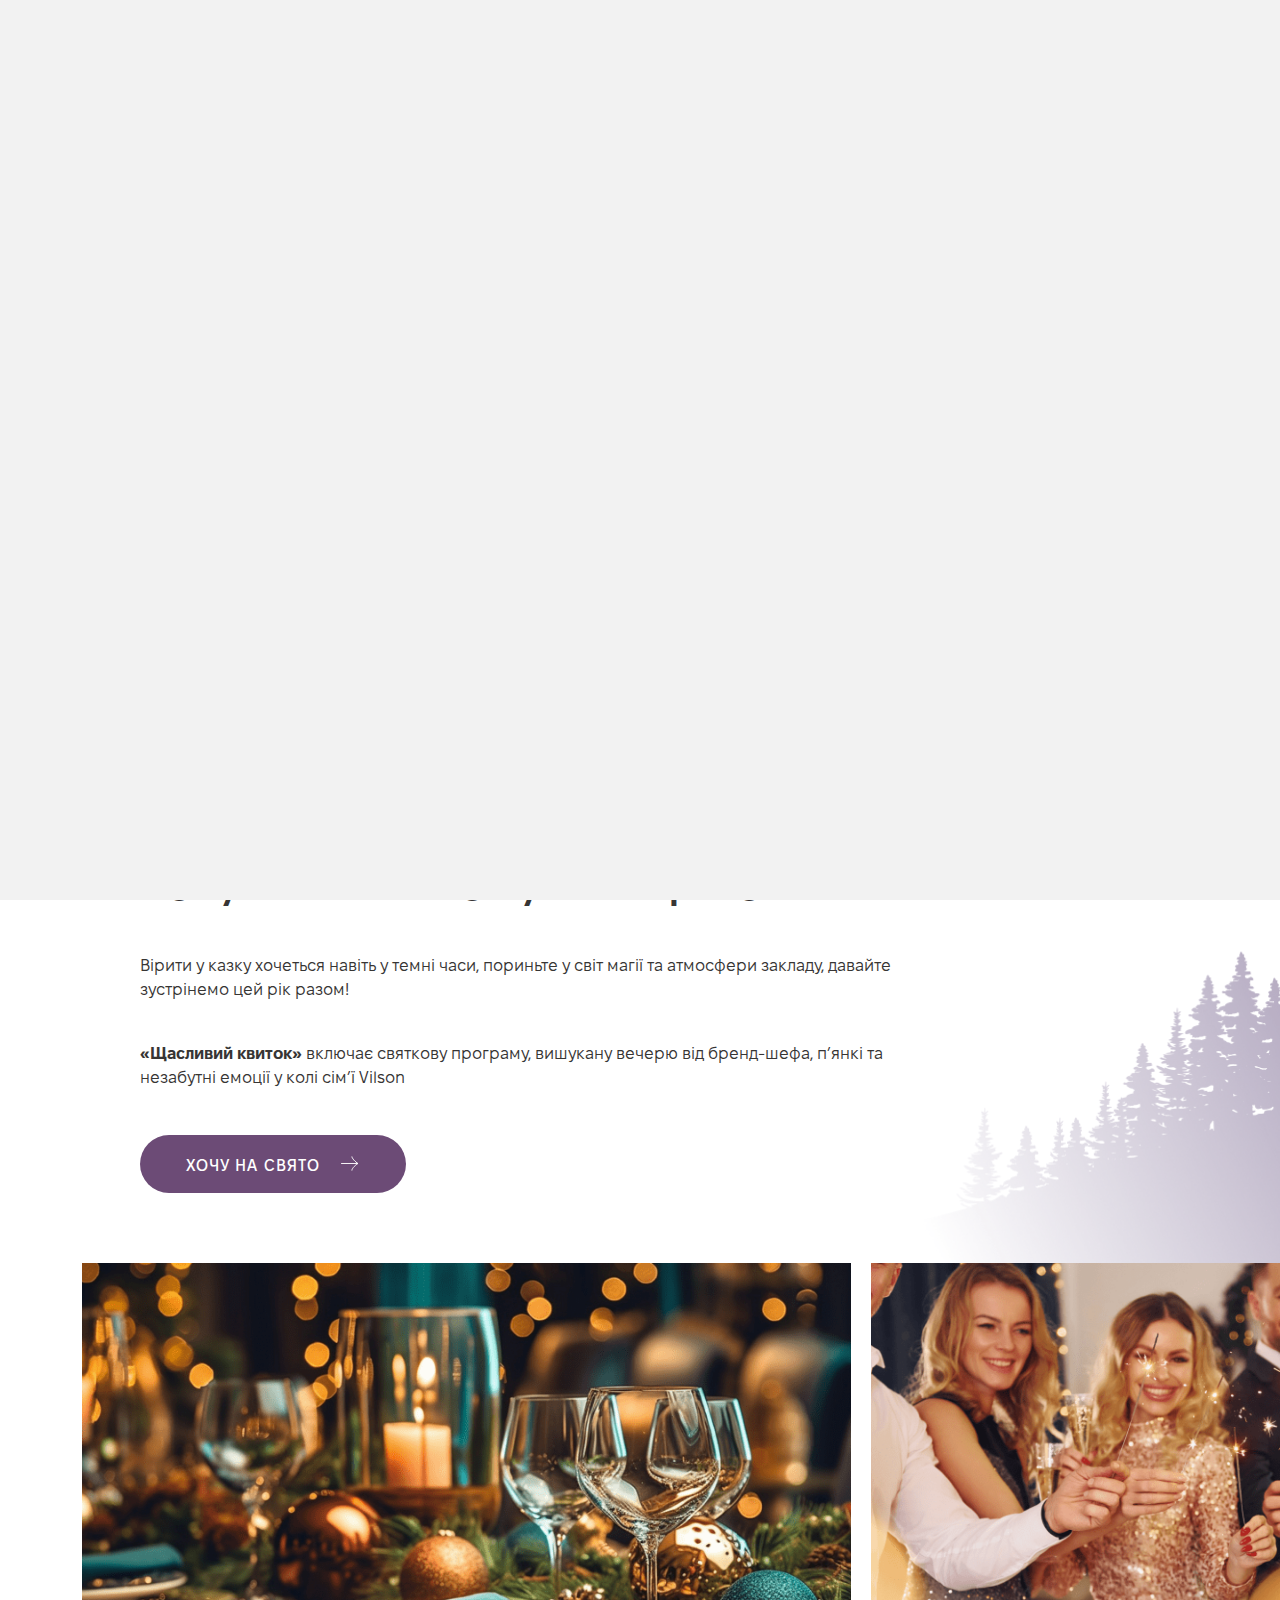
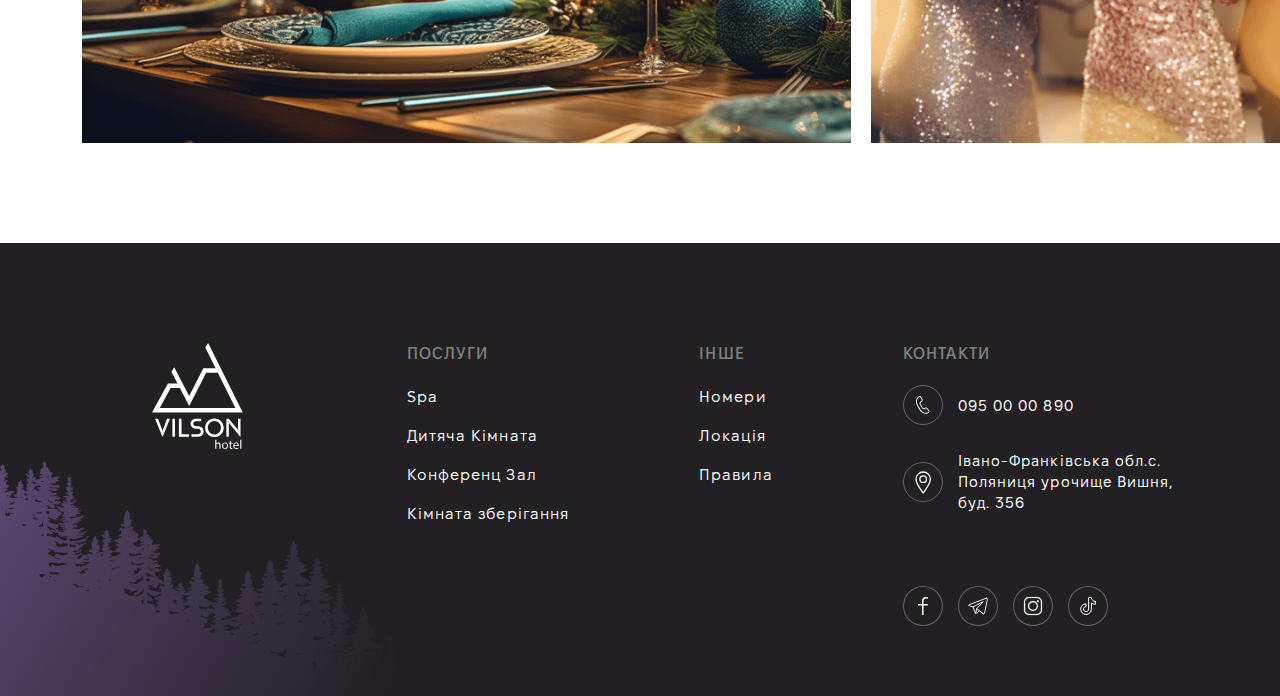
<file: events-page.html>
<!DOCTYPE html>
<html lang="en">

<head>
    <meta charset="UTF-8">
    <meta http-equiv="X-UA-Compatible" content="IE=edge">
    <meta name="viewport" content="width=device-width, initial-scale=1.0">
    <title>Vilson hotel</title>
    <link rel="icon" type="image/x-icon" href="img/favikon.png">
    <link rel="stylesheet" href="css/lib/bootstrap.min.css">
    <link rel="stylesheet" href="css/lib/datepicker.min.css">
    <link rel="stylesheet" href="css/lib/swiper.css">
    <link rel="stylesheet" href="css/lib/aos.css">
    <link rel="stylesheet" href="css/style.css">
</head>

<body>
    <div class="pagewrapper">

        <header class="header">
            <div class="container">
                <div class="row align-items-center">
                    <div class="col-lg-5 col-4">
                        <div class="header__left">
                            <div class="header__mobile-phone">
                                <a href="tel:095 000 08 90">
                                    <img src="img/svg/phone_header_mobile.svg" alt="phone">
                                </a>
                            </div>
                            <nav class="header__nav">
                                <div class="header__menu">
                                    <ul>
                                        <li>
                                            <a href="apartaments.html">
                                                Номери
                                            </a>
                                        </li>
                                        <li class="sub-menu">
                                            <a href="#">
                                                Послуги
                                            </a>
                                            <ul>
                                                <li>
                                                    <a href="spa-page.html">
                                                        Spa
                                                    </a>
                                                </li>
                                                <li>
                                                    <a href="spa-page.html">
                                                        Дитяча Кімната
                                                    </a>
                                                </li>
                                                <li>
                                                    <a href="spa-page.html">
                                                        Конференц Зал
                                                    </a>
                                                </li>
                                                <li>
                                                    <a href="spa-page.html">
                                                        Кімната зберігання
                                                    </a>
                                                </li>
                                            </ul>
                                        </li>
                                        <li>
                                            <a href="index.html#contact">
                                                Локація
                                            </a>
                                        </li>
                                    </ul>
                                </div>
                                <div class="header__lang-mobile">
                                    <ul>
                                        <li class="active">Ua</li>
                                        <li>En</li>
                                    </ul>
                                </div>
                            </nav>
                        </div>
                    </div>
                    <div class="col-lg-2 col-4">
                        <div class="header__logo">
                            <a href="index.html">
                                <img src="img/svg/header_logo.svg" alt="logo">
                            </a>
                        </div>
                    </div>
                    <div class="col-lg-5 col-4">
                        <div class="header__right">
                            <div class="burger-btn">
                                <span></span>
                            </div>
                            <div class="header__number">
                                <a href="tel:095 000 08 90">
                                    <img src="img/svg/phone-call.svg" alt="phone">
                                    095 000 08 90
                                </a>
                            </div>
                            <div class="header__lang">
                                <ul>
                                    <li class="active">Ua</li>
                                    <li>En</li>
                                </ul>
                            </div>
                            <div class="header__btn">
                                <a href="apartaments.html">
                                    Забронювати
                                </a>
                            </div>
                        </div>
                    </div>
                </div>
            </div>
        </header>

        <main class="main">

            <div class="preloader">
                <svg width="182" height="199" viewBox="0 0 182 199" fill="none" xmlns="http://www.w3.org/2000/svg">
                    <g class="preloader-text" clip-path="url(#clip0_300_2251)">
                        <path
                            d="M22.4773 177.926L13.4659 153.908H7.64697L22.4773 190.449L37.3077 153.908H31.4884L22.4773 177.926Z"
                            fill="black" />
                        <path d="M47.3454 153.908H42.0928V189.833H47.3454V153.908Z" fill="black" />
                        <path d="M60.3173 153.908H55.0647V189.833H75.0439V184.701H60.3173V153.908Z" fill="black" />
                        <path
                            d="M93.9915 168.843H88.9447C85.9071 168.843 83.6921 166.687 83.6921 163.813C83.6921 160.938 85.9071 158.783 88.9447 158.783H99.5529V153.907H88.326C87.0167 153.901 85.719 154.152 84.5074 154.647C83.2959 155.142 82.1944 155.871 81.2662 156.791C80.3381 157.711 79.6015 158.806 79.099 160.011C78.5964 161.216 78.3376 162.508 78.3376 163.813C78.3376 165.118 78.5964 166.41 79.099 167.615C79.6015 168.82 80.3381 169.914 81.2662 170.835C82.1944 171.755 83.2959 172.484 84.5074 172.978C85.719 173.473 87.0167 173.725 88.326 173.718H93.0644C93.7923 173.711 94.5144 173.848 95.1888 174.121C95.8633 174.394 96.4768 174.798 96.9939 175.308C97.5111 175.819 97.9215 176.426 98.2017 177.096C98.4818 177.766 98.6261 178.484 98.6261 179.21C98.6261 179.935 98.4818 180.653 98.2017 181.323C97.9215 181.993 97.5111 182.6 96.9939 183.111C96.4768 183.622 95.8633 184.025 95.1888 184.298C94.5144 184.571 93.7923 184.708 93.0644 184.701H80.0366V189.832H93.5786C94.9762 189.833 96.3603 189.559 97.651 189.025C98.9418 188.491 100.114 187.707 101.1 186.72C102.086 185.733 102.866 184.561 103.396 183.272C103.926 181.983 104.195 180.602 104.187 179.209C104.187 173.666 99.6558 168.843 93.9915 168.843Z"
                            fill="black" />
                        <path
                            d="M125.809 153.292C115.099 153.292 107.323 161.605 107.323 171.921C107.323 182.187 115.099 190.5 125.809 190.5C136.521 190.5 144.295 182.187 144.295 171.921C144.295 161.605 136.521 153.292 125.809 153.292ZM125.809 185.369C118.343 185.369 112.833 179.672 112.833 171.921C112.833 164.12 118.343 158.425 125.809 158.425C133.276 158.425 138.786 164.12 138.786 171.921C138.786 179.672 133.276 185.369 125.809 185.369Z"
                            fill="black" />
                        <path
                            d="M154.383 153.908H149.542V189.833H154.486V162.067L177.761 190.45V153.908H172.817V175.924L154.383 153.908Z"
                            fill="black" />
                    </g>
                    <path class="preloader-element" d="M44.5 49.5L39 58L51.5 81.5H61L44.5 49.5Z" fill="black"
                        stroke="black" />
                    <path class="preloader-element" d="M112 1L106 10L128 51.5H137L112 1Z" fill="black" stroke="black" />
                    <path class="preloader-line" d="M174 134.5L134.5 55H106.5L74.5 116L58.7025 85.25H35L8 134.5H174Z"
                        stroke="black" stroke-width="9" stroke-linecap="round" />
                    <defs>
                        <clipPath id="clip0_300_2251">
                            <rect width="181" height="54" fill="white" transform="translate(1 145)" />
                        </clipPath>
                    </defs>
                </svg>
            </div>

            <section class="heroscreen heroapart">
                <div class="container">
                    <div class="heroscreen__inner">
                        <div class="heroscreen__title">
                            <h1>
                                Новий Рік <span>&</span> Подія
                            </h1>
                        </div>
                        <div class="heroscreen__description">
                            <p>
                                <span>Ласкаво запрошуємо на нашу подію.</span>
                                Акція діє з 31.12.2023 по 01.01.2024
                            </p>
                        </div>
                        <a href="tel:095 000 08 90" class="violet-btn">
                            хочу на свято
                            <img src="img/svg/arrow_btn.svg" alt="arrow">
                        </a>
                    </div>
                </div>
                <div class="heroscreen__slider swiper">
                    <div class="swiper-wrapper">
                        <div class="swiper-slide">
                            <div class="heroscreen__slide">
                                <picture>
                                    <source srcset="img/events_hero_mobile.png" media="(max-width: 768px)" />
                                    <img src="img/event_heroscreen.jpg" alt="slide">
                                </picture>
                            </div>
                        </div>
                        <div class="swiper-slide">
                            <div class="heroscreen__slide">
                                <picture>
                                    <source srcset="img/events_hero_mobile.png" media="(max-width: 768px)" />
                                    <img src="img/event_heroscreen.jpg" alt="slide">
                                </picture>
                            </div>
                        </div>
                        <div class="swiper-slide">
                            <div class="heroscreen__slide">
                                <picture>
                                    <source srcset="img/events_hero_mobile.png" media="(max-width: 768px)" />
                                    <img src="img/event_heroscreen.jpg" alt="slide">
                                </picture>
                            </div>
                        </div>
                    </div>
                </div>
                <picture>
                    <source srcset="img/svg/heroframe_mobile.svg" media="(max-width: 768px)" />
                    <img src="img/svg/heroframe.svg" alt="image" class="heroscreen__frame">
                </picture>
            </section>

            <section class="servsect eventssect">
                <div class="servsect__content">
                    <div class="container">
                        <div class="servsect__content-inner">
                            <h3>
                                Сяйво Новорічної Ночі: Відзначте Початок Року в Унікальному Стилі разом із Нами!
                            </h3>
                            <p>
                                Вірити у казку хочеться навіть у темні часи, пориньте у світ магії та атмосфери закладу,
                                давайте зустрінемо цей рік разом!
                            </p>
                            <p>
                                <b>«Щасливий квиток»</b> включає святкову програму, вишукану вечерю від бренд-шефа,
                                п’янкі та незабутні емоції у колі сім’ї Vilson
                            </p>
                            <a class="violet-btn" href="tel:095 000 08 90">
                                хочу на свято
                                <img src="img/svg/arrow_btn.svg" alt="arrow">
                            </a>
                        </div>
                    </div>
                    <img src="img/apartament_frame_right.png" alt="frame" class="servsect__frame">
                </div>
                <div class="services__slider swiper margleft">
                    <div class="swiper-wrapper">
                        <div class="swiper-slide">
                            <img src="img/servsect_slide5.png" alt="image">
                            <img src="img/servsect_slide6.png" alt="image">
                        </div>
                        <div class="swiper-slide">
                            <img src="img/servsect_slide3.png" alt="image">
                            <img src="img/servsect_slide4.png" alt="image">
                        </div>
                    </div>
                </div>
            </section>

        </main>

        <footer class="footer">
            <div class="footer__frame">
                <img src="img/svg/footer_frame.svg" alt="frame">
            </div>
            <div class="container">
                <div class="row">
                    <div class="col-lg-3">
                        <div class="footer__logo">
                            <a href="index.html">
                                <img src="img/svg/header_logo.svg" alt="logo">
                            </a>
                        </div>
                    </div>
                    <div class="col-lg-9">
                        <div class="footer__inner">
                            <div class="footer__col">
                                <h4>
                                    Послуги
                                </h4>
                                <ul>
                                    <li><a href="spa-page.html">Spa</a></li>
                                    <li><a href="spa-page.html">Дитяча Кімната</a></li>
                                    <li><a href="spa-page.html">Конференц Зал</a></li>
                                    <li><a href="spa-page.html">Кімната зберігання</a></li>
                                </ul>
                            </div>
                            <div class="footer__col">
                                <h4>
                                    Інше
                                </h4>
                                <ul>
                                    <li><a href="apartaments.html">Номери</a></li>
                                    <li><a href="index.html#contact">Локація</a></li>
                                    <li><a href="terms.html">Правила</a></li>
                                </ul>
                            </div>
                            <div class="footer__col">
                                <h4>
                                    Контакти
                                </h4>
                                <a href="tel:095 00 00 890" class="footer__col-row">
                                    <div class="icon">
                                        <img src="img/svg/phone_white.svg" alt="img">
                                    </div>
                                    <span>
                                        095 00 00 890
                                    </span>
                                </a>
                                <a href="https://maps.app.goo.gl/MMJh7vSyC3TzJubD7" class="footer__col-row">
                                    <div class="icon">
                                        <img src="img/svg/location.svg" alt="img">
                                    </div>
                                    <span>
                                        Івано-Франківська обл.c. Поляниця урочище Вишня, буд. 356
                                    </span>
                                </a>
                            </div>
                        </div>
                    </div>
                </div>
            </div>
            <div class="footer__socials padright padleft">
                <ul>
                    <li>
                        <a href="#">
                            <img src="img/svg/facebook_icon.svg" alt="">
                        </a>
                    </li>
                    <li>
                        <a href="#">
                            <img src="img/svg/telegram_icon.svg" alt="">
                        </a>
                    </li>
                    <li>
                        <a href="#">
                            <img src="img/svg/instagram_icon.svg" alt="">
                        </a>
                    </li>
                    <li>
                        <a href="#">
                            <img src="img/svg/tiktok_icon.svg" alt="">
                        </a>
                    </li>
                </ul>
            </div>
        </footer>
    </div>

        <script src="js/lib/jquery.js"></script>
        <script src="js/lib/swiper.js"></script>
        <script src="js/lib/aos.js"></script>
        <script src="js/lib/fancyapps.js"></script>
        <script src="js/lib/datepicker.min.js"></script>
        <script src="js/main.js"></script>


</body>

</html>
</file>
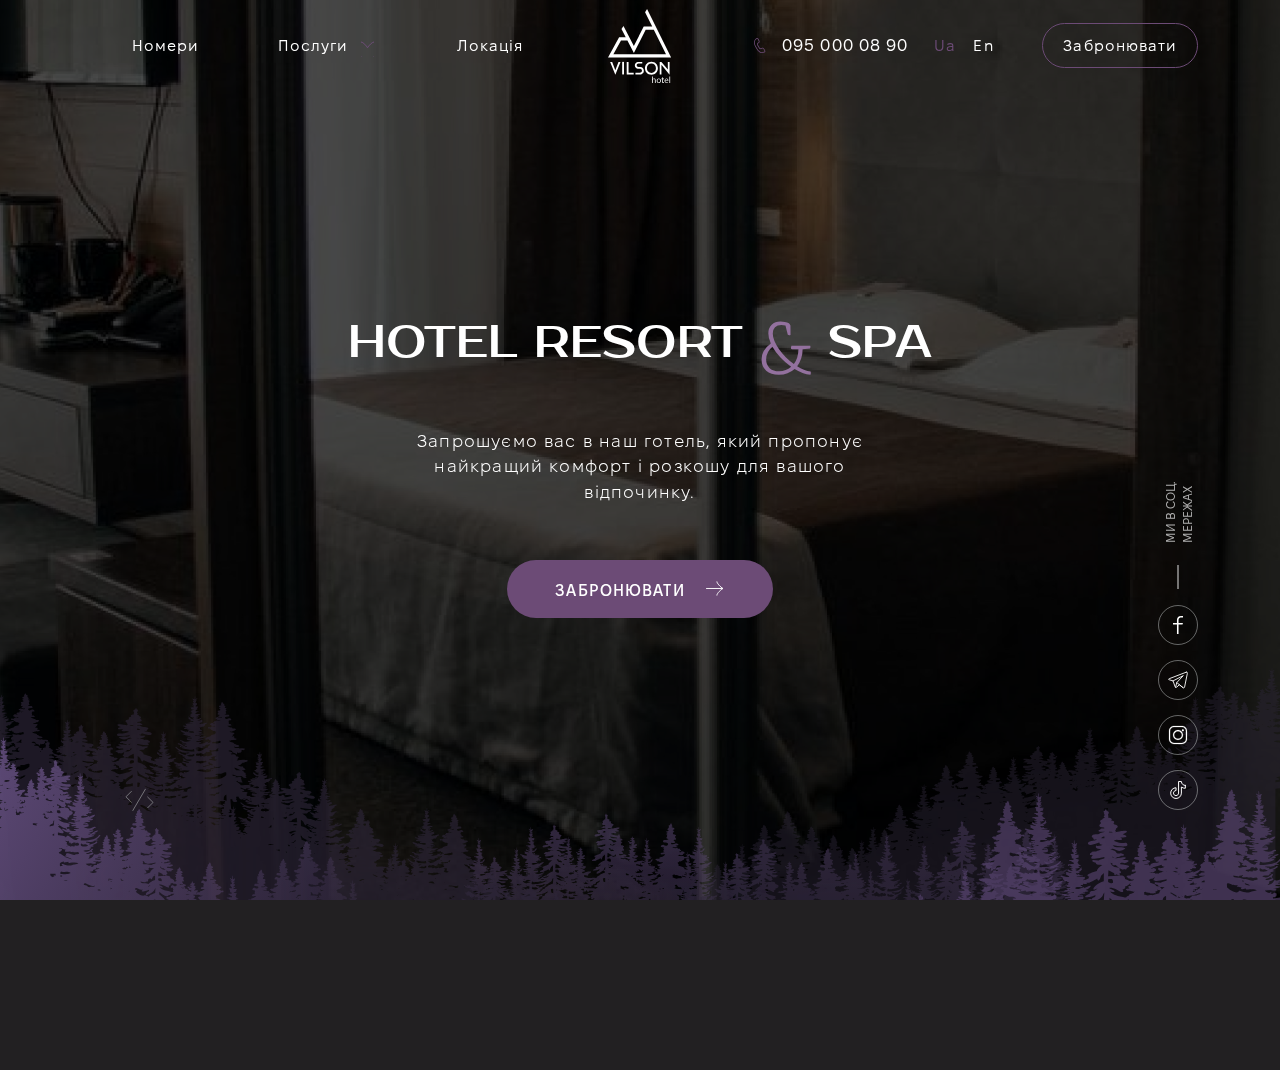
<file: index-v2.html>
<!DOCTYPE html>
<html lang="en">

<head>
    <meta charset="UTF-8">
    <meta http-equiv="X-UA-Compatible" content="IE=edge">
    <meta name="viewport" content="width=device-width, initial-scale=1.0">
    <title>Vilson hotel</title>
    <link rel="icon" type="image/x-icon" href="img/favikon.png">
    <link rel="stylesheet" href="css/lib/bootstrap.min.css">
    <link rel="stylesheet" href="css/lib/swiper.css">
    <link rel="stylesheet" href="css/style.css">
</head>

<body class="another">
    <div class="pagewrapper">
        <header class="header">
            <div class="container">
                <div class="row align-items-center">
                    <div class="col-lg-5">
                        <div class="header__left">
                            <nav class="header__menu">
                                <ul>
                                    <li>
                                        <a href="rooms.html">
                                            Номери
                                        </a>
                                    </li>
                                    <li class="sub-menu">
                                        <a href="#">
                                            Послуги
                                        </a>
                                        <ul>
                                            <li>
                                                <a href="#">
                                                    Spa
                                                </a>
                                            </li>
                                            <li>
                                                <a href="#">
                                                    Дитяча Кімната
                                                </a>
                                            </li>
                                            <li>
                                                <a href="#">
                                                    Конференц Зал
                                                </a>
                                            </li>
                                            <li>
                                                <a href="#">
                                                    Кімната зберігання
                                                </a>
                                            </li>
                                        </ul>
                                    </li>
                                    <li>
                                        <a href="locations.html">
                                            Локація
                                        </a>
                                    </li>
                                </ul>
                            </nav>
                        </div>
                    </div>
                    <div class="col-lg-2">
                        <div class="header__logo">
                            <a href="#">
                                <img src="img/svg/header_logo.svg" alt="logo">
                            </a>
                        </div>
                    </div>
                    <div class="col-lg-5">
                        <div class="header__right">
                            <div class="header__number">
                                <a href="tel:095 000 08 90">
                                    <img src="img/svg/phone-call.svg" alt="phone">
                                    095 000 08 90
                                </a>
                            </div>
                            <div class="header__lang">
                                <ul>
                                    <li class="active">Ua</li>
                                    <li>En</li>
                                </ul>
                            </div>
                            <div class="header__btn">
                                <a href="#">
                                    Забронювати
                                </a>
                            </div>
                        </div>
                    </div>
                </div>
            </div>
        </header>

        <main class="main">

            <section class="heroscreen">
                <div class="container">
                    <div class="heroscreen__inner heroscreen-center">
                        <div class="heroscreen__title">
                            <h1>
                                HOTEL RESORT <span>&</span> SPA
                            </h1>
                        </div>
                        <div class="heroscreen__description">
                            <p>
                                Запрошуємо вас в наш готель, який пропонує найкращий комфорт і розкошу для вашого
                                відпочинку.
                            </p>
                        </div>
                        <a href="#" class="violet-btn">
                                Забронювати
                            <img src="img/svg/arrow_btn.svg" alt="arrow">
                        </a>
                        <div class="heroscreen__btns">
                            <div class="swiper-button-prev">
                                <svg xmlns="http://www.w3.org/2000/svg" width="14" height="14" viewBox="0 0 14 14"
                                    fill="none">
                                    <g clip-path="url(#clip0_107_663)">
                                        <path d="M9.6333 1.13351L3.96663 6.80018L9.6333 12.4668" stroke="#C4C7C8"
                                            stroke-width="0.524624" />
                                    </g>
                                    <defs>
                                        <clipPath id="clip0_107_663">
                                            <rect width="13.6" height="13.6" fill="white"
                                                transform="translate(0 13.6) rotate(-90)" />
                                        </clipPath>
                                    </defs>
                                </svg>
                            </div>
                            <div class="frame">
                                <svg xmlns="http://www.w3.org/2000/svg" width="14" height="24" viewBox="0 0 14 24"
                                    fill="none">
                                    <path d="M13.3833 0.850006L0.349976 22.95" stroke="#C4C7C8"
                                        stroke-width="0.524624" />
                                </svg>
                            </div>
                            <div class="swiper-button-next">
                                <svg xmlns="http://www.w3.org/2000/svg" width="14" height="15" viewBox="0 0 14 15"
                                    fill="none">
                                    <path d="M4.3667 1.76685L10.0334 7.43351L4.3667 13.1002" stroke="#C4C7C8"
                                        stroke-width="0.524624" />
                                </svg>
                            </div>
                        </div>
                        <div class="heroscreen__socials">
                            <p>
                                Ми в соц. мережах
                            </p>
                            <ul>
                                <li>
                                    <a href="#" target="_blank">
                                        <img src="img/svg/facebook_icon.svg" alt="icon">
                                    </a>
                                </li>
                                <li>
                                    <a href="#" target="_blank">
                                        <img src="img/svg/telegram_icon.svg" alt="icon">
                                    </a>
                                </li>
                                <li>
                                    <a href="#" target="_blank">
                                        <img src="img/svg/instagram_icon.svg" alt="icon">
                                    </a>
                                </li>
                                <li>
                                    <a href="#" target="_blank">
                                        <img src="img/svg/tiktok_icon.svg" alt="icon">
                                    </a>
                                </li>
                            </ul>
                        </div>
                    </div>
                </div>
                <div class="heroscreen__slider swiper">
                    <div class="swiper-wrapper">
                        <div class="swiper-slide">
                            <div class="heroscreen__slide">
                                <img src="img/heroslide2.jpg" alt="slide">
                            </div>
                        </div>
                        <div class="swiper-slide">
                            <div class="heroscreen__slide">
                                <img src="img/heroslide2.jpg" alt="slide">
                            </div>
                        </div>
                        <div class="swiper-slide">
                            <div class="heroscreen__slide">
                                <img src="img/heroslide2.jpg" alt="slide">
                            </div>
                        </div>
                        <div class="swiper-slide">
                            <div class="heroscreen__slide">
                                <img src="img/heroslide2.jpg" alt="slide">
                            </div>
                        </div>
                        <div class="swiper-slide">
                            <div class="heroscreen__slide">
                                <img src="img/heroslide2.jpg" alt="slide">
                            </div>
                        </div>
                        <div class="swiper-slide">
                            <div class="heroscreen__slide">
                                <img src="img/heroslide2.jpg" alt="slide">
                            </div>
                        </div>
                    </div>
                </div>
                <img src="img/svg/heroframe_2.svg" alt="image" class="heroscreen__frame">
            </section>

        </main>

        <footer class="footer">

        </footer>
    </div>


    <script src="js/lib/jquery.js"></script>
    <script src="js/lib/swiper.js"></script>
    <script src="js/main.js"></script>


</body>

</html>
</file>
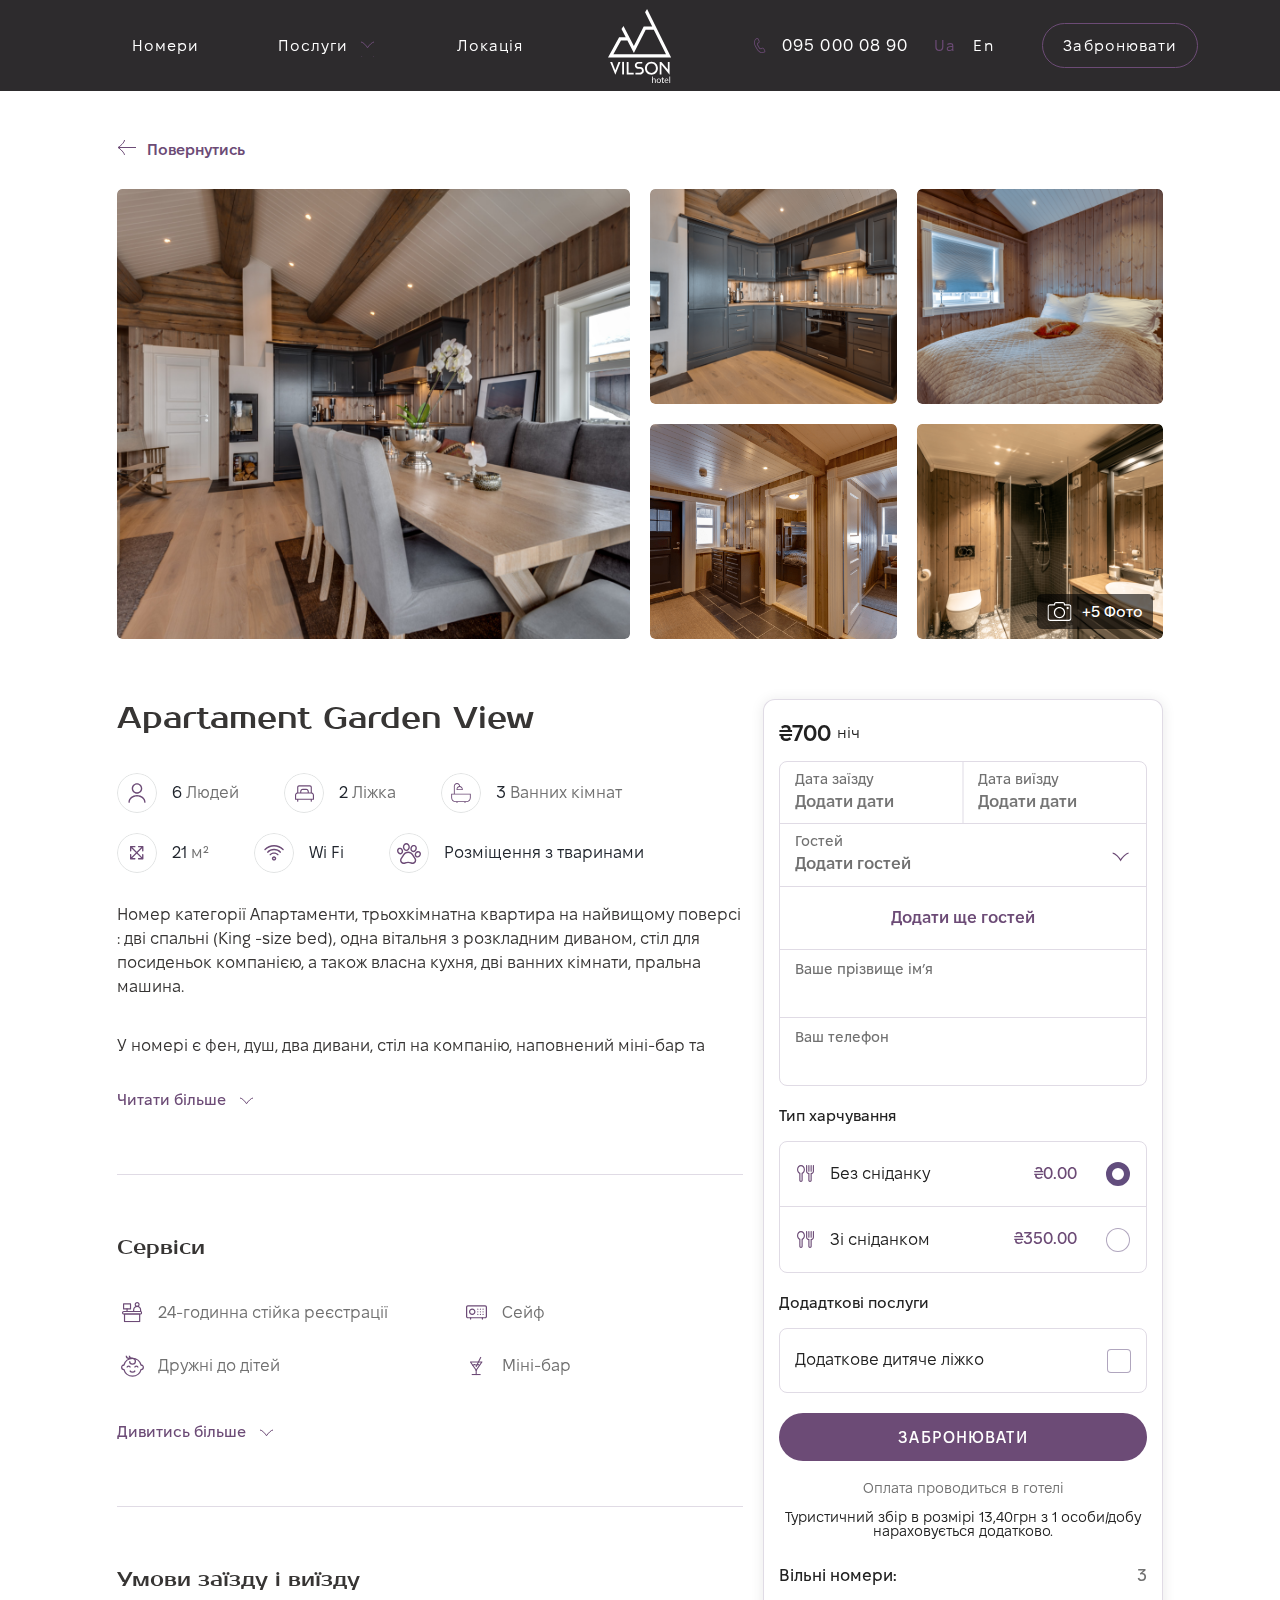
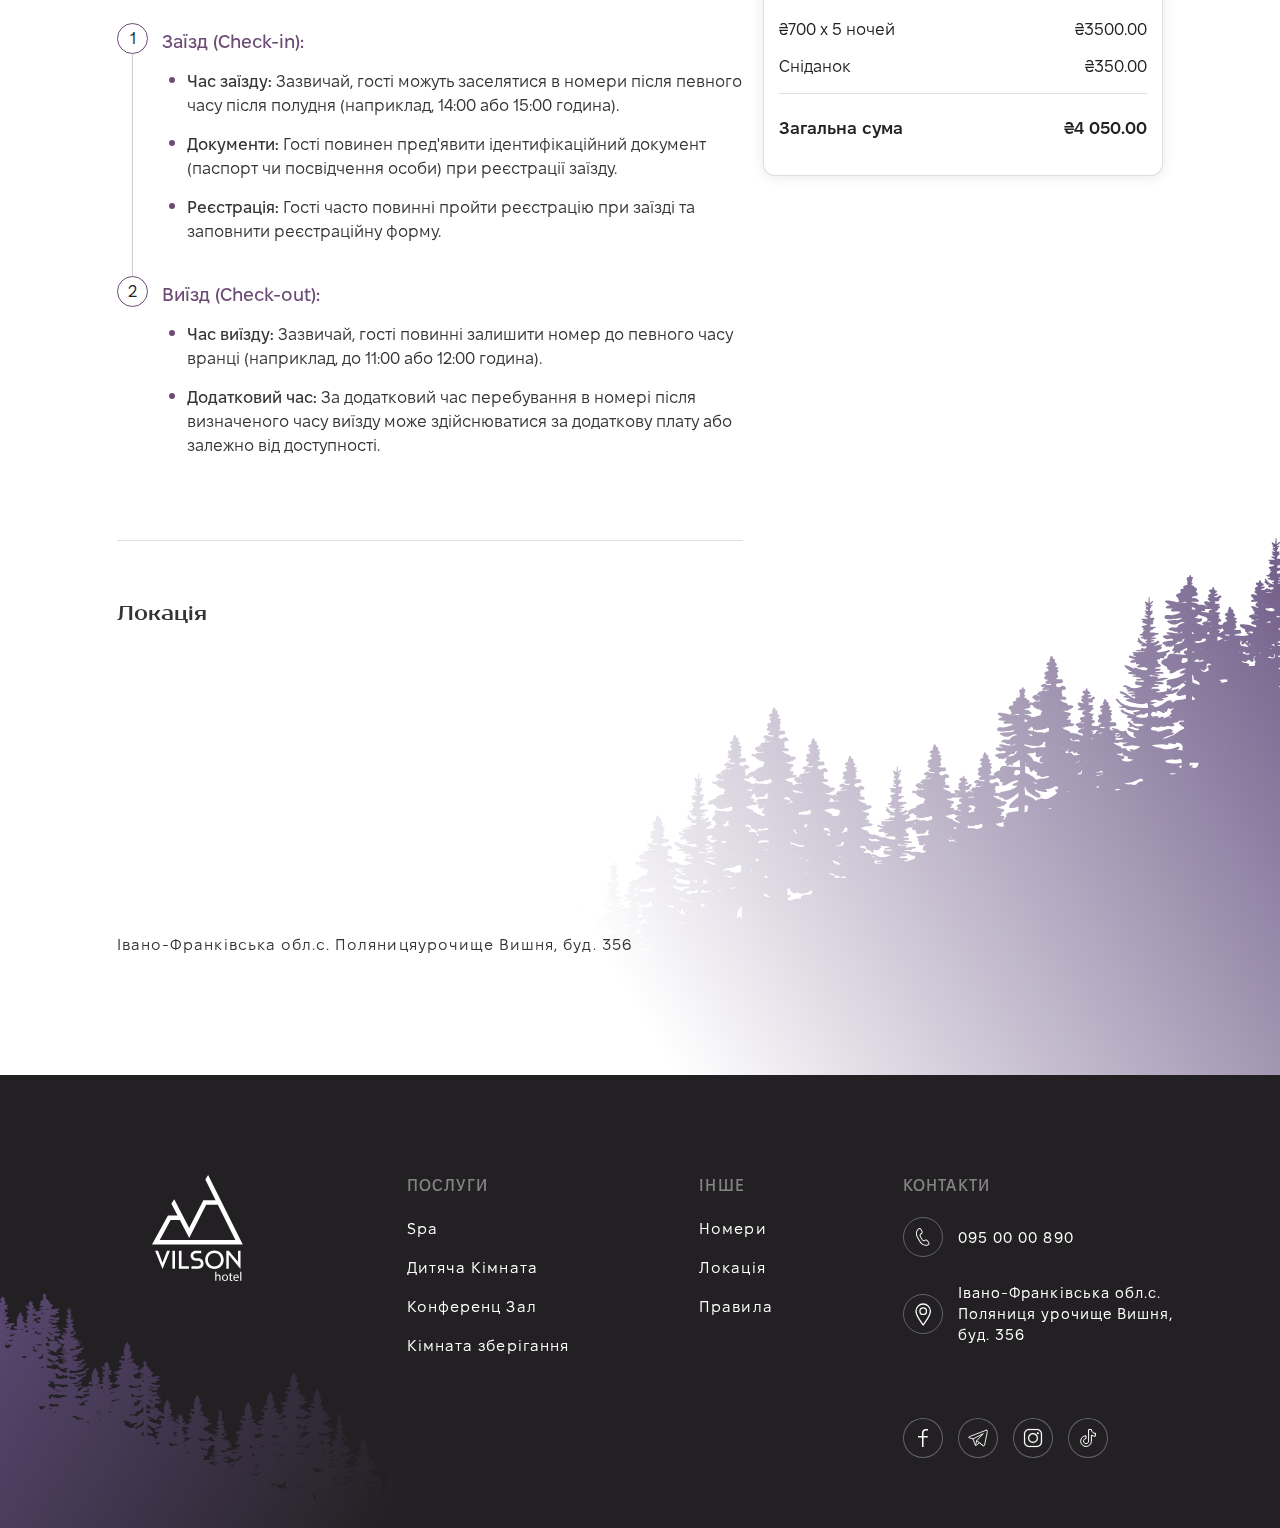
<file: single-apartament.html>
<!DOCTYPE html>
<html lang="en">

<head>
    <meta charset="UTF-8">
    <meta http-equiv="X-UA-Compatible" content="IE=edge">
    <meta name="viewport" content="width=device-width, initial-scale=1.0">
    <title>Vilson hotel</title>
    <link rel="icon" type="image/x-icon" href="img/favikon.png">
    <link rel="stylesheet" href="css/lib/bootstrap.min.css">
    <link rel="stylesheet" href="css/lib/datepicker.min.css">
    <link rel="stylesheet" href="css/lib/swiper.css">
    <link rel="stylesheet" href="css/lib/aos.css">
    <link rel="stylesheet" href="css/lib/fancyapps.css">
    <link rel="stylesheet" href="css/style.css">
</head>

<body>
    <div class="pagewrapper">
        <header class="header custom">
            <div class="container">
                <div class="row align-items-center">
                    <div class="col-lg-5 col-4">
                        <div class="header__left">
                            <div class="header__mobile-phone">
                                <a href="tel:095 000 08 90">
                                    <img src="img/svg/phone_header_mobile.svg" alt="phone">
                                </a>
                            </div>
                            <nav class="header__nav">
                                <div class="header__menu">
                                    <ul>
                                        <li>
                                            <a href="apartaments.html">
                                                Номери
                                            </a>
                                        </li>
                                        <li class="sub-menu">
                                            <a href="#">
                                                Послуги
                                            </a>
                                            <ul>
                                                <li>
                                                    <a href="spa-page.html">
                                                        Spa
                                                    </a>
                                                </li>
                                                <li>
                                                    <a href="spa-page.html">
                                                        Дитяча Кімната
                                                    </a>
                                                </li>
                                                <li>
                                                    <a href="spa-page.html">
                                                        Конференц Зал
                                                    </a>
                                                </li>
                                                <li>
                                                    <a href="spa-page.html">
                                                        Кімната зберігання
                                                    </a>
                                                </li>
                                            </ul>
                                        </li>
                                        <li>
                                            <a href="index.html#contact">
                                                Локація
                                            </a>
                                        </li>
                                    </ul>
                                </div>
                                <div class="header__lang-mobile">
                                    <ul>
                                        <li class="active">Ua</li>
                                        <li>En</li>
                                    </ul>
                                </div>
                            </nav>
                        </div>
                    </div>
                    <div class="col-lg-2 col-4">
                        <div class="header__logo">
                            <a href="index.html">
                                <img src="img/svg/header_logo.svg" alt="logo">
                            </a>
                        </div>
                    </div>
                    <div class="col-lg-5 col-4">
                        <div class="header__right">
                            <div class="burger-btn">
                                <span></span>
                            </div>
                            <div class="header__number">
                                <a href="tel:095 000 08 90">
                                    <img src="img/svg/phone-call.svg" alt="phone">
                                    095 000 08 90
                                </a>
                            </div>
                            <div class="header__lang">
                                <ul>
                                    <li class="active">Ua</li>
                                    <li>En</li>
                                </ul>
                            </div>
                            <div class="header__btn">
                                <a href="apartaments.html">
                                    Забронювати
                                </a>
                            </div>
                        </div>
                    </div>
                </div>
            </div>
        </header>

        <main class="main">

            <!-- <div class="preloader">
                <svg width="182" height="199" viewBox="0 0 182 199" fill="none" xmlns="http://www.w3.org/2000/svg">
                    <g class="preloader-text" clip-path="url(#clip0_300_2251)">
                        <path
                            d="M22.4773 177.926L13.4659 153.908H7.64697L22.4773 190.449L37.3077 153.908H31.4884L22.4773 177.926Z"
                            fill="black" />
                        <path d="M47.3454 153.908H42.0928V189.833H47.3454V153.908Z" fill="black" />
                        <path d="M60.3173 153.908H55.0647V189.833H75.0439V184.701H60.3173V153.908Z" fill="black" />
                        <path
                            d="M93.9915 168.843H88.9447C85.9071 168.843 83.6921 166.687 83.6921 163.813C83.6921 160.938 85.9071 158.783 88.9447 158.783H99.5529V153.907H88.326C87.0167 153.901 85.719 154.152 84.5074 154.647C83.2959 155.142 82.1944 155.871 81.2662 156.791C80.3381 157.711 79.6015 158.806 79.099 160.011C78.5964 161.216 78.3376 162.508 78.3376 163.813C78.3376 165.118 78.5964 166.41 79.099 167.615C79.6015 168.82 80.3381 169.914 81.2662 170.835C82.1944 171.755 83.2959 172.484 84.5074 172.978C85.719 173.473 87.0167 173.725 88.326 173.718H93.0644C93.7923 173.711 94.5144 173.848 95.1888 174.121C95.8633 174.394 96.4768 174.798 96.9939 175.308C97.5111 175.819 97.9215 176.426 98.2017 177.096C98.4818 177.766 98.6261 178.484 98.6261 179.21C98.6261 179.935 98.4818 180.653 98.2017 181.323C97.9215 181.993 97.5111 182.6 96.9939 183.111C96.4768 183.622 95.8633 184.025 95.1888 184.298C94.5144 184.571 93.7923 184.708 93.0644 184.701H80.0366V189.832H93.5786C94.9762 189.833 96.3603 189.559 97.651 189.025C98.9418 188.491 100.114 187.707 101.1 186.72C102.086 185.733 102.866 184.561 103.396 183.272C103.926 181.983 104.195 180.602 104.187 179.209C104.187 173.666 99.6558 168.843 93.9915 168.843Z"
                            fill="black" />
                        <path
                            d="M125.809 153.292C115.099 153.292 107.323 161.605 107.323 171.921C107.323 182.187 115.099 190.5 125.809 190.5C136.521 190.5 144.295 182.187 144.295 171.921C144.295 161.605 136.521 153.292 125.809 153.292ZM125.809 185.369C118.343 185.369 112.833 179.672 112.833 171.921C112.833 164.12 118.343 158.425 125.809 158.425C133.276 158.425 138.786 164.12 138.786 171.921C138.786 179.672 133.276 185.369 125.809 185.369Z"
                            fill="black" />
                        <path
                            d="M154.383 153.908H149.542V189.833H154.486V162.067L177.761 190.45V153.908H172.817V175.924L154.383 153.908Z"
                            fill="black" />
                    </g>
                    <path class="preloader-element" d="M44.5 49.5L39 58L51.5 81.5H61L44.5 49.5Z" fill="black"
                        stroke="black" />
                    <path class="preloader-element" d="M112 1L106 10L128 51.5H137L112 1Z" fill="black" stroke="black" />
                    <path class="preloader-line" d="M174 134.5L134.5 55H106.5L74.5 116L58.7025 85.25H35L8 134.5H174Z"
                        stroke="black" stroke-width="9" stroke-linecap="round" />
                    <defs>
                        <clipPath id="clip0_300_2251">
                            <rect width="181" height="54" fill="white" transform="translate(1 145)" />
                        </clipPath>
                    </defs>
                </svg>
            </div> -->

            <section class="apartament">
                <div class="apartament__widget">
                    <div class="apartament__widget-info">
                        <p>₴700</p><span>ніч</span>
                    </div>
                    <div class="apartament__widget-btn scrollto">
                        <a href="#booking-form" class="violet-btn">
                            Забронювати
                        </a>
                    </div>
                </div>
                <img src="img/svg/single-apartament-frame.svg" alt="frame" class="apartament-frame">
                <div class="container">
                    <div class="apartament__wrapper">
                        <div class="apartament__btn-back">
                            <a href="#" onclick="window.history.back();">
                                Повернутись
                            </a>
                        </div>
                        <div class="apartament__gallery">
                            <div class="apartament__gallery-left">
                                <a href="img/apartament_gallery1.png" data-fancybox="gallery">
                                    <img src="img/apartament_gallery1.png" alt="img">
                                </a>
                            </div>
                            <div class="apartament__gallery-right">
                                <a href="img/apartament_gallery2.png" data-fancybox="gallery">
                                    <img src="img/apartament_gallery2.png" alt="img">
                                </a>
                                <a href="img/apartament_gallery3.png" data-fancybox="gallery">
                                    <img src="img/apartament_gallery3.png" alt="img">
                                </a>
                                <a href="img/apartament_gallery4.png" data-fancybox="gallery">
                                    <img src="img/apartament_gallery4.png" alt="img">
                                </a>
                                <a href="img/apartament_gallery5.png" data-fancybox="gallery">
                                    <img src="img/apartament_gallery5.png" alt="img">
                                </a>
                            </div>
                            <div class="apartament__gallery-frame">
                                <a href="img/apartaments_slide2.png" data-fancybox="gallery"></a>
                                <a href="img/apartaments_slide3.png" data-fancybox="gallery"></a>
                                <a href="img/apartaments_slide4.png" data-fancybox="gallery"></a>
                                <img src="img/svg/gallery-frame.svg" alt="gallery">
                                <p>+5 Фото</p>
                            </div>
                        </div>
                        <div class="apartament__inner">
                            <div class="apartament__info">
                                <div class="apartament__info-title">
                                    <h2>
                                        Apartament Garden View
                                    </h2>
                                </div>
                                <div class="apartament__info-row">
                                    <ul>
                                        <li>
                                            <div class="apartament__row-icon">
                                                <img src="img/svg/apartaments_row_icon1.svg" alt="img">
                                            </div>
                                            <div class="apartament__row-text">
                                                <p>
                                                    6
                                                    <span>
                                                        Людей
                                                    </span>
                                                </p>
                                            </div>
                                        </li>
                                        <li>
                                            <div class="apartament__row-icon">
                                                <img src="img/svg/apartaments_row_icon2.svg" alt="img">
                                            </div>
                                            <div class="apartament__row-text">
                                                <p>
                                                    2
                                                    <span>
                                                        Ліжка
                                                    </span>
                                                </p>
                                            </div>
                                        </li>
                                        <li>
                                            <div class="apartament__row-icon">
                                                <img src="img/svg/apartaments_row_icon3.svg" alt="img">
                                            </div>
                                            <div class="apartament__row-text">
                                                <p>
                                                    3
                                                    <span>
                                                        Ванних кімнат
                                                    </span>
                                                </p>

                                            </div>
                                        </li>
                                        <li>
                                            <div class="apartament__row-icon">
                                                <img src="img/svg/apartaments_row_icon4.svg" alt="img">
                                            </div>
                                            <div class="apartament__row-text">
                                                <p>
                                                    21
                                                    <span>
                                                        м²
                                                    </span>
                                                </p>
                                            </div>
                                        </li>
                                        <li>
                                            <div class="apartament__row-icon">
                                                <img src="img/svg/apartaments_row_icon7.svg" alt="img">
                                            </div>
                                            <div class="apartament__row-text">
                                                <p>
                                                    Wi Fi
                                                </p>
                                            </div>
                                        </li>
                                        <li>
                                            <div class="apartament__row-icon">
                                                <img src="img/svg/apartaments_row_icon5.svg" alt="img">
                                            </div>
                                            <div class="apartament__row-text">
                                                <p>
                                                    Розміщення з тваринами
                                                </p>
                                            </div>
                                        </li>
                                    </ul>
                                </div>
                                <div class="apartament__info-box">
                                    <div class="apartament__info-wrap">
                                        <p>
                                            Номер категорії Апартаменти, трьохкімнатна квартира на найвищому поверсі :
                                            дві спальні (King -size bed), одна вітальня з розкладним диваном, стіл для
                                            посиденьок компанією, а також власна кухня, дві ванних кімнати, пральна
                                            машина.
                                        </p>
                                        <p>
                                            У номері є фен, душ, два дивани, стіл на компанію, наповнений міні-бар та
                                            холодильник, плита, мікрохвильова, пральна машина, телевізор, чайник, пуфи,
                                            велика шафа купе, тут дозволене розміщення з тваринами.
                                        </p>
                                    </div>
                                    <div class="more-btn" data>
                                        <p class="more">Читати більше</p>
                                        <p class="less">Читати менше</p>
                                    </div>
                                </div>
                                <div class="apartament__info-box">
                                    <div class="apartament__info-wrap">
                                        <h3>
                                            Сервіси
                                        </h3>
                                        <ul>
                                            <li>
                                                <img src="img/svg/service1.svg" alt="service">
                                                <p>24-годинна стійка реєстрації</p>
                                            </li>
                                            <li>
                                                <img src="img/svg/service2.svg" alt="service">
                                                <p>Сейф</p>
                                            </li>
                                            <li>
                                                <img src="img/svg/service3.svg" alt="service">
                                                <p>Дружні до дітей</p>
                                            </li>
                                            <li>
                                                <img src="img/svg/service4.svg" alt="service">
                                                <p>Міні-бар</p>
                                            </li>
                                            <li>
                                                <img src="img/svg/service5.svg" alt="service">
                                                <p>Розміщення з тваринами</p>
                                            </li>
                                            <li>
                                                <img src="img/svg/service6.svg" alt="service">
                                                <p>Кондиціонер</p>
                                            </li>
                                            <li>
                                                <img src="img/svg/service7.svg" alt="service">
                                                <p>Wi Fi</p>
                                            </li>
                                            <li>
                                                <img src="img/svg/service8.svg" alt="service">
                                                <p>Фен</p>
                                            </li>
                                            <li>
                                                <img src="img/svg/service9.svg" alt="service">
                                                <p>Ресторан</p>
                                            </li>
                                            <li>
                                                <img src="img/svg/service10.svg" alt="service">
                                                <p>Телебачення</p>
                                            </li>
                                            <li>
                                                <img src="img/svg/service11.svg" alt="service">
                                                <p>Чайник</p>
                                            </li>
                                            <li>
                                                <img src="img/svg/service12.svg" alt="service">
                                                <p>Стіл на компанію</p>
                                            </li>
                                            <li>
                                                <img src="img/svg/service13.svg" alt="service">
                                                <p>Холодильник</p>
                                            </li>
                                            <li>
                                                <img src="img/svg/service14.svg" alt="service">
                                                <p>Пральна машина</p>
                                            </li>
                                            <li>
                                                <img src="img/svg/service15.svg" alt="service">
                                                <p>Мікрохвильова</p>
                                            </li>
                                            <li>
                                                <img src="img/svg/service16.svg" alt="service">
                                                <p>Два дивани</p>
                                            </li>
                                            <li>
                                                <img src="img/svg/service17.svg" alt="service">
                                                <p>Плита</p>
                                            </li>
                                            <li>
                                                <img src="img/svg/service18.svg" alt="service">
                                                <p>Велика шафа купе</p>
                                            </li>
                                            <li>
                                                <img src="img/svg/service19.svg" alt="service">
                                                <p>Пуфи</p>
                                            </li>
                                        </ul>
                                    </div>
                                    <div class="more-btn">
                                        <p class="more">Дивитись більше</p>
                                        <p class="less">Дивитись менше</p>
                                    </div>
                                </div>
                                <div class="apartament__info-box">
                                    <h3>
                                        Умови заїзду і виїзду
                                    </h3>
                                    <div class="apartament__info-step">
                                        <span class="number">
                                            1
                                        </span>
                                        <p>
                                            Заїзд (Check-in):
                                        </p>
                                        <ul>
                                            <li>
                                                <p>
                                                    <span>Час заїзду:</span> Зазвичай, гості можуть заселятися в номери
                                                    після певного часу після полудня (наприклад, 14:00 або 15:00
                                                    година).
                                                </p>
                                            </li>
                                            <li>
                                                <p>
                                                    <span>Документи:</span> Гості повинен пред'явити ідентифікаційний
                                                    документ (паспорт чи посвідчення особи) при реєстрації заїзду.
                                                </p>
                                            </li>
                                            <li>
                                                <p>
                                                    <span>Реєстрація:</span> Гості часто повинні пройти реєстрацію при
                                                    заїзді та заповнити реєстраційну форму.
                                                </p>
                                            </li>
                                        </ul>
                                    </div>
                                    <div class="apartament__info-step">
                                        <span class="number">
                                            2
                                        </span>
                                        <p>
                                            Виїзд (Check-out):
                                        </p>
                                        <ul>
                                            <li>
                                                <p>
                                                    <span>Час виїзду:</span> Зазвичай, гості повинні залишити номер до
                                                    певного часу вранці (наприклад, до 11:00 або 12:00 година).
                                                </p>
                                            </li>
                                            <li>
                                                <p>
                                                    <span>Додатковий час:</span> За додатковий час перебування в номері
                                                    після визначеного часу виїзду може здійснюватися за додаткову плату
                                                    або залежно від доступності.
                                                </p>
                                            </li>
                                        </ul>
                                    </div>
                                </div>
                                <div class="apartament__info-map">
                                    <h3>
                                        Локація
                                    </h3>
                                    <div class="map">
                                        <iframe
                                            src="https://www.google.com/maps/embed?pb=!1m18!1m12!1m3!1d2651.0289288568715!2d24.412251076435776!3d48.35996777126888!2m3!1f0!2f0!3f0!3m2!1i1024!2i768!4f13.1!3m3!1m2!1s0x4737187a261df4ed%3A0x953684a88822698a!2sVilson%20hotel!5e0!3m2!1suk!2sua!4v1699995434599!5m2!1suk!2sua"
                                            width="600" height="450" style="border:0;" allowfullscreen="" loading="lazy"
                                            referrerpolicy="no-referrer-when-downgrade">
                                        </iframe>
                                    </div>
                                    <p>
                                        Івано-Франківська обл.c. Поляницяурочище Вишня, буд. 356
                                    </p>
                                </div>
                            </div>

                            <div class="apartament__form" id="booking-form">
                                <div class="apartament__form-price">
                                    <p>
                                        ₴700
                                    </p>
                                    <span>
                                        ніч
                                    </span>
                                </div>
                                <div class="apartament__form-box">
                                    <div class="datepicker" id="datepicker">
                                        <div class="start-date">
                                            <span>
                                                Дата заїзду
                                            </span>
                                            <input class="date-start" type="text"  autocomplete="off" readonly placeholder="Додати дати">
                                        </div>
                                        <div class="end-date">
                                            <span>
                                                Дата виїзду
                                            </span>
                                            <input class="date-end" type="text"  autocomplete="off" readonly placeholder="Додати дати">
                                        </div>
                                    </div>
                                    <div class="reservation__form-guest">
                                        <label>
                                            <span class="info-text">
                                                Гостей
                                            </span>
                                            <input class="guest-field" type="text" readonly  placeholder="Додати гостей">
                                        </label>
                                        <div class="guest-dropdown">
                                            <div class="guest-dropdown__row">
                                                <div class="guest-dropdown__tip">
                                                    <p>
                                                        Дорослі
                                                    </p>
                                                    <span>
                                                        Додати гостей
                                                    </span>
                                                </div>
                                                <div class="guest-dropdown__counter">
                                                    <div class="minus disabled">
                                                        <svg xmlns="http://www.w3.org/2000/svg" width="16" height="17"
                                                            viewBox="0 0 16 17" fill="none">
                                                            <g clip-path="url(#clip0_300_2988)">
                                                                <path d="M0.213867 8.66846H15.6424" stroke="white"
                                                                    stroke-width="1.71429" />
                                                            </g>
                                                            <defs>
                                                                <clipPath id="clip0_300_2988">
                                                                    <rect width="15.4286" height="15.4286" fill="white"
                                                                        transform="translate(0.213867 0.954224)" />
                                                                </clipPath>
                                                            </defs>
                                                        </svg>
                                                    </div>
                                                    <p class="counter-field adult-counter">
                                                        0
                                                    </p>
                                                    <div class="plus">
                                                        <svg xmlns="http://www.w3.org/2000/svg" width="16" height="17"
                                                            viewBox="0 0 16 17" fill="none">
                                                            <g clip-path="url(#clip0_300_2993)">
                                                                <path
                                                                    d="M8.89074 7.70592V0.954224H6.96556V7.70592H0.213867V9.6311H6.96556V16.3828H8.89074V9.6311H15.6424V7.70592H8.89074Z"
                                                                    fill="white" />
                                                            </g>
                                                            <defs>
                                                                <clipPath id="clip0_300_2993">
                                                                    <rect width="15.4286" height="15.4286" fill="white"
                                                                        transform="translate(0.213867 0.954224)" />
                                                                </clipPath>
                                                            </defs>
                                                        </svg>
                                                    </div>
                                                </div>
                                            </div>
                                            <div class="guest-dropdown__row">
                                                <div class="guest-dropdown__tip">
                                                    <p>
                                                        Діти
                                                    </p>
                                                    <span>
                                                        Діти до 13 років
                                                    </span>
                                                </div>
                                                <div class="guest-dropdown__counter">
                                                    <div class="minus disabled">
                                                        <svg xmlns="http://www.w3.org/2000/svg" width="16" height="17"
                                                            viewBox="0 0 16 17" fill="none">
                                                            <g clip-path="url(#clip0_300_2988)">
                                                                <path d="M0.213867 8.66846H15.6424" stroke="white"
                                                                    stroke-width="1.71429" />
                                                            </g>
                                                            <defs>
                                                                <clipPath id="clip0_300_2988">
                                                                    <rect width="15.4286" height="15.4286" fill="white"
                                                                        transform="translate(0.213867 0.954224)" />
                                                                </clipPath>
                                                            </defs>
                                                        </svg>
                                                    </div>
                                                    <p class="counter-field child-counter">
                                                        0
                                                    </p>
                                                    <div class="plus">
                                                        <svg xmlns="http://www.w3.org/2000/svg" width="16" height="17"
                                                            viewBox="0 0 16 17" fill="none">
                                                            <g clip-path="url(#clip0_300_2993)">
                                                                <path
                                                                    d="M8.89074 7.70592V0.954224H6.96556V7.70592H0.213867V9.6311H6.96556V16.3828H8.89074V9.6311H15.6424V7.70592H8.89074Z"
                                                                    fill="white" />
                                                            </g>
                                                            <defs>
                                                                <clipPath id="clip0_300_2993">
                                                                    <rect width="15.4286" height="15.4286" fill="white"
                                                                        transform="translate(0.213867 0.954224)" />
                                                                </clipPath>
                                                            </defs>
                                                        </svg>
                                                    </div>
                                                </div>
                                            </div>
                                        </div>
                                    </div>
                                    <div class="additional-guests show">
                                        <div class="additional-guests__box">
                                            <div class="guest-dropdown__row additional-adult" data-additional-guest="1">
                                                <div class="guest-dropdown__tip">
                                                    <p>
                                                        Дорослі
                                                    </p>
                                                    <span>
                                                        Гостей
                                                    </span>
                                                </div>
                                                <div class="guest-dropdown__counter">
                                                    <div class="additional-minus disabled">
                                                        <svg xmlns="http://www.w3.org/2000/svg" width="16" height="17"
                                                            viewBox="0 0 16 17" fill="none">
                                                            <g clip-path="url(#clip0_300_2988)">
                                                                <path d="M0.213867 8.66846H15.6424" stroke="white"
                                                                    stroke-width="1.71429" />
                                                            </g>
                                                            <defs>
                                                                <clipPath id="clip0_300_2988">
                                                                    <rect width="15.4286" height="15.4286" fill="white"
                                                                        transform="translate(0.213867 0.954224)" />
                                                                </clipPath>
                                                            </defs>
                                                        </svg>
                                                    </div>
                                                    <p class="counter-field">
                                                        0
                                                    </p>
                                                    <div class="additional-plus">
                                                        <svg xmlns="http://www.w3.org/2000/svg" width="16" height="17"
                                                            viewBox="0 0 16 17" fill="none">
                                                            <g clip-path="url(#clip0_300_2993)">
                                                                <path
                                                                    d="M8.89074 7.70592V0.954224H6.96556V7.70592H0.213867V9.6311H6.96556V16.3828H8.89074V9.6311H15.6424V7.70592H8.89074Z"
                                                                    fill="white" />
                                                            </g>
                                                            <defs>
                                                                <clipPath id="clip0_300_2993">
                                                                    <rect width="15.4286" height="15.4286" fill="white"
                                                                        transform="translate(0.213867 0.954224)" />
                                                                </clipPath>
                                                            </defs>
                                                        </svg>
                                                    </div>
                                                </div>
                                            </div>
                                            <p>Доросле додаткове розміщення(12+) - 800грн/добу</p>
                                            <div class="guest-dropdown__row additional-child" data-additional-guest="2">
                                                <div class="guest-dropdown__tip">
                                                    <p>
                                                        Діти
                                                    </p>
                                                    <span>
                                                        Діти 6 - 12 років
                                                    </span>
                                                </div>
                                                <div class="guest-dropdown__counter">
                                                    <div class="additional-minus disabled">
                                                        <svg xmlns="http://www.w3.org/2000/svg" width="16" height="17"
                                                            viewBox="0 0 16 17" fill="none">
                                                            <g clip-path="url(#clip0_300_2988)">
                                                                <path d="M0.213867 8.66846H15.6424" stroke="white"
                                                                    stroke-width="1.71429" />
                                                            </g>
                                                            <defs>
                                                                <clipPath id="clip0_300_2988">
                                                                    <rect width="15.4286" height="15.4286" fill="white"
                                                                        transform="translate(0.213867 0.954224)" />
                                                                </clipPath>
                                                            </defs>
                                                        </svg>
                                                    </div>
                                                    <p class="counter-field">
                                                        0
                                                    </p>
                                                    <div class="additional-plus">
                                                        <svg xmlns="http://www.w3.org/2000/svg" width="16" height="17"
                                                            viewBox="0 0 16 17" fill="none">
                                                            <g clip-path="url(#clip0_300_2993)">
                                                                <path
                                                                    d="M8.89074 7.70592V0.954224H6.96556V7.70592H0.213867V9.6311H6.96556V16.3828H8.89074V9.6311H15.6424V7.70592H8.89074Z"
                                                                    fill="white" />
                                                            </g>
                                                            <defs>
                                                                <clipPath id="clip0_300_2993">
                                                                    <rect width="15.4286" height="15.4286" fill="white"
                                                                        transform="translate(0.213867 0.954224)" />
                                                                </clipPath>
                                                            </defs>
                                                        </svg>
                                                    </div>
                                                </div>
                                            </div>
                                            <p>Дитяче додаткове розміщення(6-12) - 600грн/добу</p>
                                            <div class="guest-dropdown__row additional-freechild" data-additional-guest="2">
                                                <div class="guest-dropdown__tip">
                                                    <p>
                                                        Діти
                                                    </p>
                                                    <span>
                                                        Діти до 5 років
                                                    </span>
                                                </div>
                                                <div class="guest-dropdown__counter">
                                                    <div class="additional-minus disabled">
                                                        <svg xmlns="http://www.w3.org/2000/svg" width="16" height="17"
                                                            viewBox="0 0 16 17" fill="none">
                                                            <g clip-path="url(#clip0_300_2988)">
                                                                <path d="M0.213867 8.66846H15.6424" stroke="white"
                                                                    stroke-width="1.71429" />
                                                            </g>
                                                            <defs>
                                                                <clipPath id="clip0_300_2988">
                                                                    <rect width="15.4286" height="15.4286" fill="white"
                                                                        transform="translate(0.213867 0.954224)" />
                                                                </clipPath>
                                                            </defs>
                                                        </svg>
                                                    </div>
                                                    <p class="counter-field">
                                                        0
                                                    </p>
                                                    <div class="additional-plus">
                                                        <svg xmlns="http://www.w3.org/2000/svg" width="16" height="17"
                                                            viewBox="0 0 16 17" fill="none">
                                                            <g clip-path="url(#clip0_300_2993)">
                                                                <path
                                                                    d="M8.89074 7.70592V0.954224H6.96556V7.70592H0.213867V9.6311H6.96556V16.3828H8.89074V9.6311H15.6424V7.70592H8.89074Z"
                                                                    fill="white" />
                                                            </g>
                                                            <defs>
                                                                <clipPath id="clip0_300_2993">
                                                                    <rect width="15.4286" height="15.4286" fill="white"
                                                                        transform="translate(0.213867 0.954224)" />
                                                                </clipPath>
                                                            </defs>
                                                        </svg>
                                                    </div>
                                                </div>
                                            </div>
                                            <p>Дитяче додаткове розміщення(0-5) - безкоштовно</p>
                                        </div>
                                        <div class="additional-guests__btn">
                                            <p class="close">
                                                Додати ще гостей
                                            </p>
                                            <p class="open">
                                                Закрити вікно
                                            </p>
                                        </div>
                                    </div>
                                    <div class="inputfield">
                                        <label>
                                            <span>Ваше прізвище ім’я</span>
                                            <input type="text">
                                        </label>
                                    </div>
                                    <div class="inputfield">
                                        <label>
                                            <span>Ваш телефон</span>
                                            <input type="text">
                                        </label>
                                    </div>
                                </div>
                                <h4>
                                    Тип харчування
                                </h4>
                                <div class="apartament__form-box">
                                    <div class="apartament__form-row">
                                        <label>
                                            <div class="row-left">
                                                <img src="img/svg/restaurant_icon.svg" alt="">
                                                <p>
                                                    Без сніданку
                                                </p>
                                            </div>
                                            <div class="row-right">
                                                <input type="radio" name="breackfast" checked>
                                                <span>
                                                    ₴0.00
                                                </span>
                                            </div>
                                        </label>
                                    </div>
                                    <div class="apartament__form-row">
                                        <label>
                                            <div class="row-left">
                                                <img src="img/svg/restaurant_icon.svg" alt="">
                                                <p>
                                                    Зі сніданком
                                                </p>
                                            </div>
                                            <div class="row-right">
                                                <input type="radio" name="breackfast">
                                                <span>
                                                    ₴350.00
                                                </span>
                                            </div>
                                        </label>
                                    </div>
                                </div>
                                <h4>
                                    Додадткові послуги
                                </h4>
                                <div class="apartament__form-box">
                                    <ul class="additional-service">
                                        <li>
                                            <label>
                                                <p>Додаткове дитяче ліжко</p>
                                                <div class="service-checkbox">
                                                    <input type="checkbox" name="service">
                                                    <span></span>
                                                </div>
                                            </label>
                                        </li>
                                    </ul>
                                </div>
                                <form>
                                    <button class="violet-btn">
                                        Забронювати
                                    </button>
                                </form>
                                <div class="additional-info">
                                    <span>
                                        Оплата проводиться в готелі
                                    </span>
                                    <p>
                                        Туристичний збір в розмірі 13,40грн з 1 особи/добу нараховується додатково.
                                    </p>
                                    <p class="info-free-rooms">
                                        Вільні номери: <span>3</span>
                                    </p>
                                    
                                </div>
                                <div class="apartament__form-calculate">
                                    <ul>
                                        <li>
                                            <p class="name">₴700 x 5 ночей</p>
                                            <p class="price">₴3500.00</p>
                                        </li>
                                        <li>
                                            <p class="name">Сніданок</p>
                                            <p class="price">₴350.00</p>
                                        </li>
                                        <li class="total">
                                            <p class="name">Загальна сума</p>
                                            <p class="price">₴4 050.00</p>
                                        </li>
                                    </ul>
                                </div>
                            </div>

                            <div class="apartament__mobile-map">
                                <h3>
                                    Локація
                                </h3>
                                <div class="map">
                                    <iframe
                                        src="https://www.google.com/maps/embed?pb=!1m18!1m12!1m3!1d2651.0289288568715!2d24.412251076435776!3d48.35996777126888!2m3!1f0!2f0!3f0!3m2!1i1024!2i768!4f13.1!3m3!1m2!1s0x4737187a261df4ed%3A0x953684a88822698a!2sVilson%20hotel!5e0!3m2!1suk!2sua!4v1699995434599!5m2!1suk!2sua"
                                        width="600" height="450" style="border:0;" allowfullscreen="" loading="lazy"
                                        referrerpolicy="no-referrer-when-downgrade">
                                    </iframe>
                                </div>
                                <p>
                                    Івано-Франківська обл.c. Поляницяурочище Вишня, буд. 356
                                </p>
                            </div>
                        </div>
                    </div>
                </div>
            </section>

        </main>

        <footer class="footer">
            <div class="footer__frame">
                <img src="img/svg/footer_frame.svg" alt="frame">
            </div>
            <div class="container">
                <div class="row">
                    <div class="col-lg-3">
                        <div class="footer__logo">
                            <a href="index.html">
                                <img src="img/svg/header_logo.svg" alt="logo">
                            </a>
                        </div>
                    </div>
                    <div class="col-lg-9">
                        <div class="footer__inner">
                            <div class="footer__col">
                                <h4>
                                    Послуги
                                </h4>
                                <ul>
                                    <li><a href="spa-page.html">Spa</a></li>
                                    <li><a href="spa-page.html">Дитяча Кімната</a></li>
                                    <li><a href="spa-page.html">Конференц Зал</a></li>
                                    <li><a href="spa-page.html">Кімната зберігання</a></li>
                                </ul>
                            </div>
                            <div class="footer__col">
                                <h4>
                                    Інше
                                </h4>
                                <ul>
                                    <li><a href="apartaments.html">Номери</a></li>
                                    <li><a href="index.html#contact">Локація</a></li>
                                    <li><a href="terms.html">Правила</a></li>
                                </ul>
                            </div>
                            <div class="footer__col">
                                <h4>
                                    Контакти
                                </h4>
                                <a href="tel:095 00 00 890" class="footer__col-row">
                                    <div class="icon">
                                        <img src="img/svg/phone_white.svg" alt="img">
                                    </div>
                                    <span>
                                        095 00 00 890
                                    </span>
                                </a>
                                <a href="https://maps.app.goo.gl/MMJh7vSyC3TzJubD7" class="footer__col-row">
                                    <div class="icon">
                                        <img src="img/svg/location.svg" alt="img">
                                    </div>
                                    <span>
                                        Івано-Франківська обл.c. Поляниця урочище Вишня, буд. 356
                                    </span>
                                </a>
                            </div>
                        </div>
                    </div>
                </div>
            </div>
            <div class="footer__socials padright padleft">
                <ul>
                    <li>
                        <a href="#">
                            <img src="img/svg/facebook_icon.svg" alt="">
                        </a>
                    </li>
                    <li>
                        <a href="#">
                            <img src="img/svg/telegram_icon.svg" alt="">
                        </a>
                    </li>
                    <li>
                        <a href="#">
                            <img src="img/svg/instagram_icon.svg" alt="">
                        </a>
                    </li>
                    <li>
                        <a href="#">
                            <img src="img/svg/tiktok_icon.svg" alt="">
                        </a>
                    </li>
                </ul>
            </div>
        </footer>
    </div>

    <script src="js/lib/jquery.js"></script>
    <script src="js/lib/swiper.js"></script>
    <script src="js/lib/aos.js"></script>
    <script src="js/lib/fancyapps.js"></script>
    <script src="js/lib/datepicker.min.js"></script>
    <script src="js/main.js"></script>


</body>

</html>
</file>
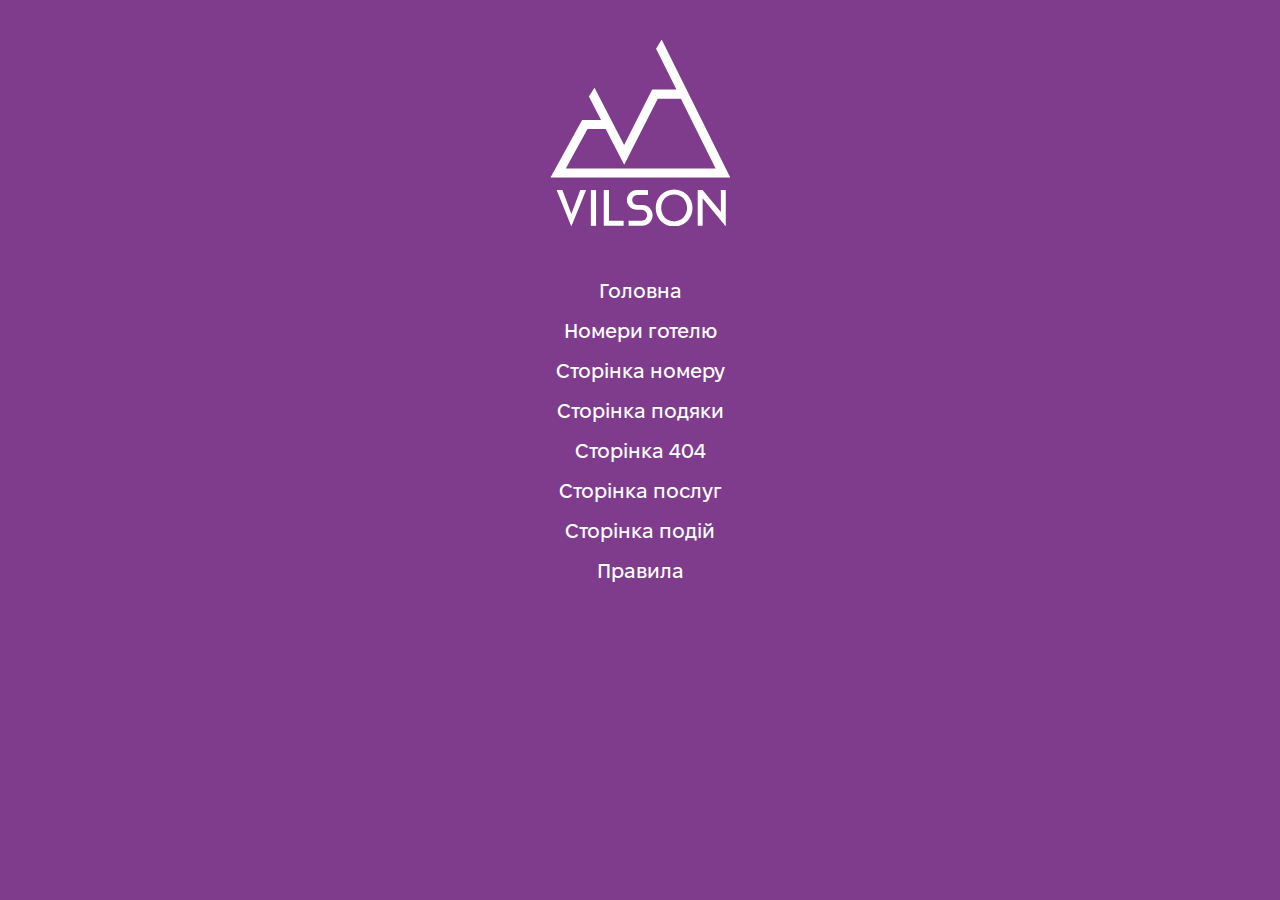
<file: sitemap.html>
<!DOCTYPE html>
<html lang="en">

<head>
  <meta charset="UTF-8">
  <meta http-equiv="X-UA-Compatible" content="IE=edge">
  <meta name="viewport" content="width=device-width, initial-scale=1.0">
  <title>Sitemap</title>
  <link rel="icon" type="image/x-icon" href="img/favikon.png">
  <link rel="stylesheet" href="css/lib/bootstrap.min.css">
  <link rel="stylesheet" href="css/style.css">
</head>

<body>

  <style>
    .sitemap {
      padding: 40px 50px;
      background-color: #7F3C8C;
      height: 100vh;
    }

    .sitemap__logo {
      width: 180px;
      background-size: cover;
      margin: 0 auto 40px;
    }


    .sitemap__link {
      font-size: 24px;
      font-weight: 500;
      padding: 10px 0 0;
      display: block;
      text-align: center;
      color: #fff;
      transition: .3s;
    }


    .sitemap__link:hover {
      color: rgb(213, 189, 252);
      transform: translateX(5px);
    }

    @media(max-width:1440px) {
      .sitemap__link {
        font-size: 20px;
      }
    }

    @media(max-width:992px) {
      .sitemap__link {
        font-size: 18px;
      }

      h2 {
        font-size: 22px;
      }
    }
  </style>


  <section class="sitemap">
    <div class="text-center">
      <img class="sitemap__logo" src="img/svg/logo.svg" alt="logotype">
    </div>
    <a target="_blank" class="sitemap__link" href="index.html">Головна</a>
    <a target="_blank" class="sitemap__link" href="apartaments.html">Номери готелю</a>
    <a target="_blank" class="sitemap__link" href="single-apartament.html">Сторінка номеру</a>
    <a target="_blank" class="sitemap__link" href="thank-you-page.html">Сторінка подяки</a>
    <a target="_blank" class="sitemap__link" href="404.html">Сторінка 404</a>
    <a target="_blank" class="sitemap__link" href="spa-page.html">Сторінка послуг</a>
    <a target="_blank" class="sitemap__link" href="events-page.html">Сторінка подій</a>
    <a target="_blank" class="sitemap__link" href="terms.html">Правила</a>
  </section>

</body>

</html>
</file>
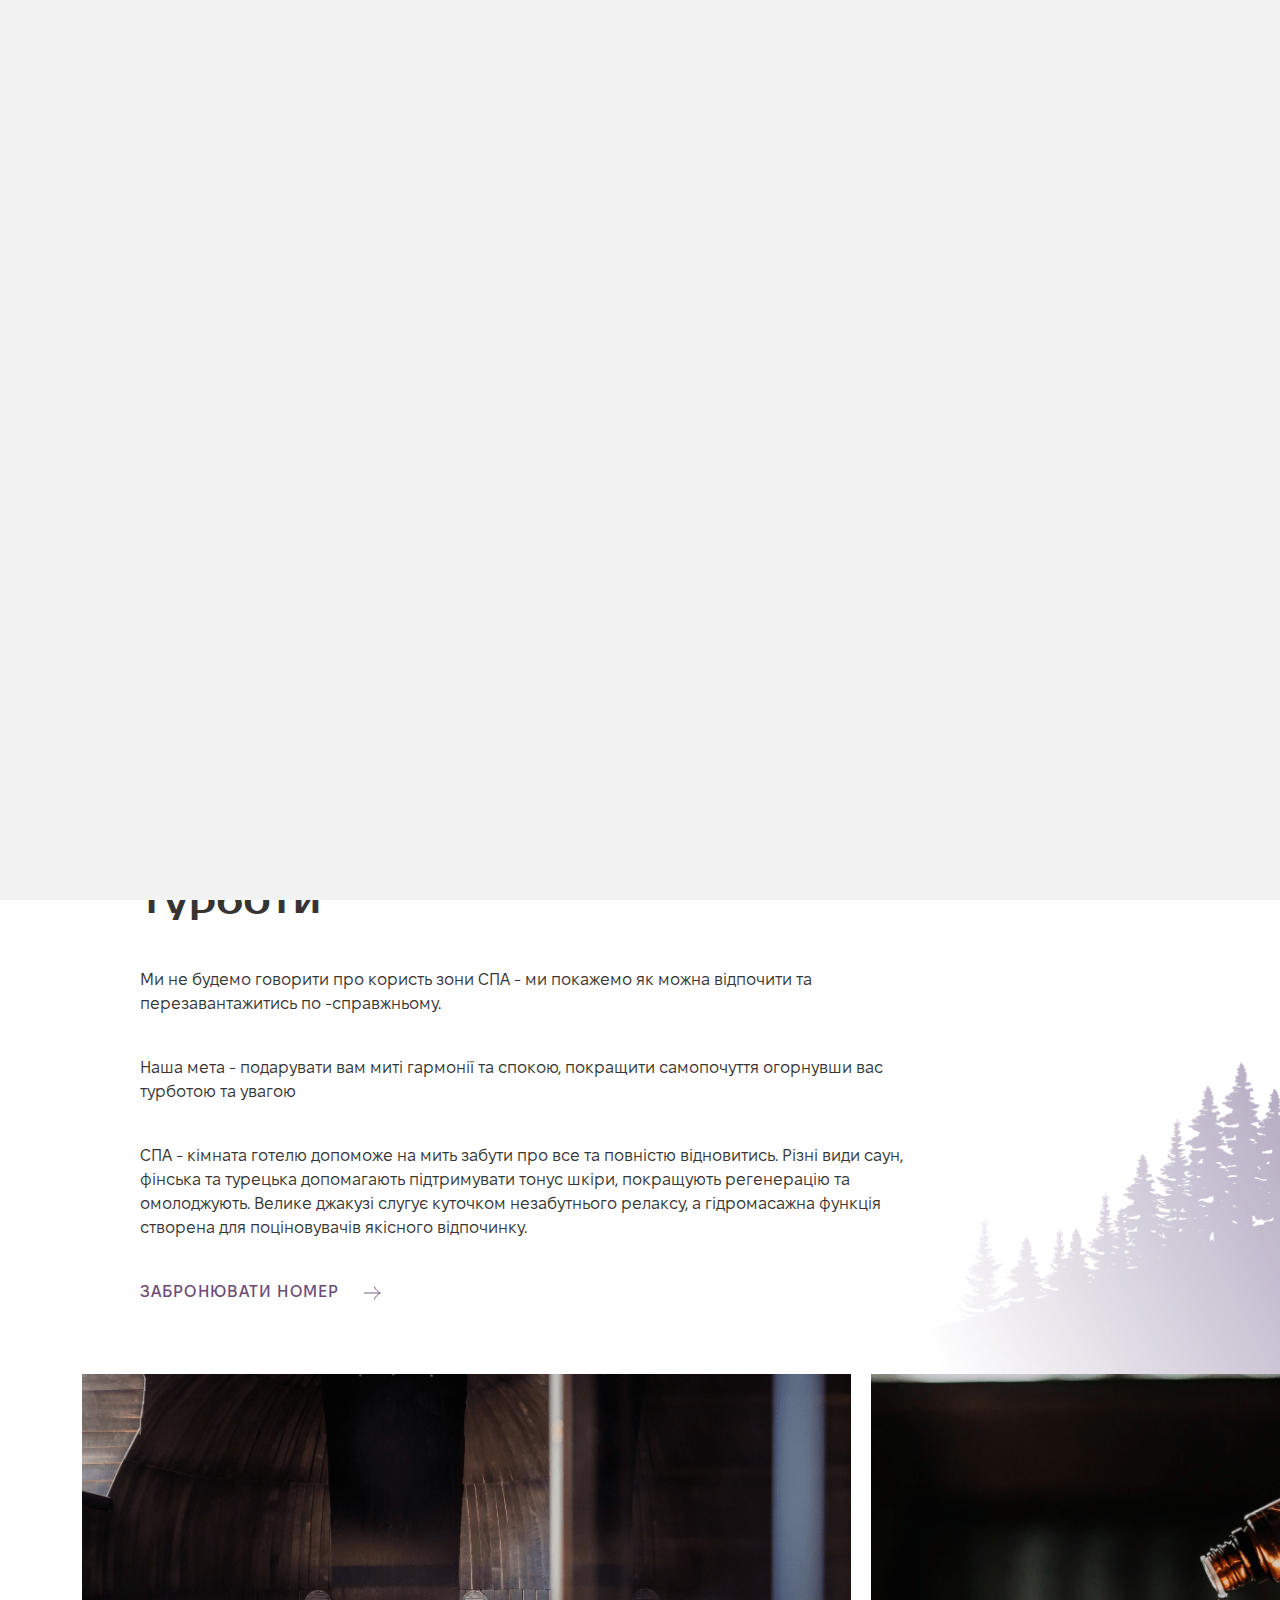
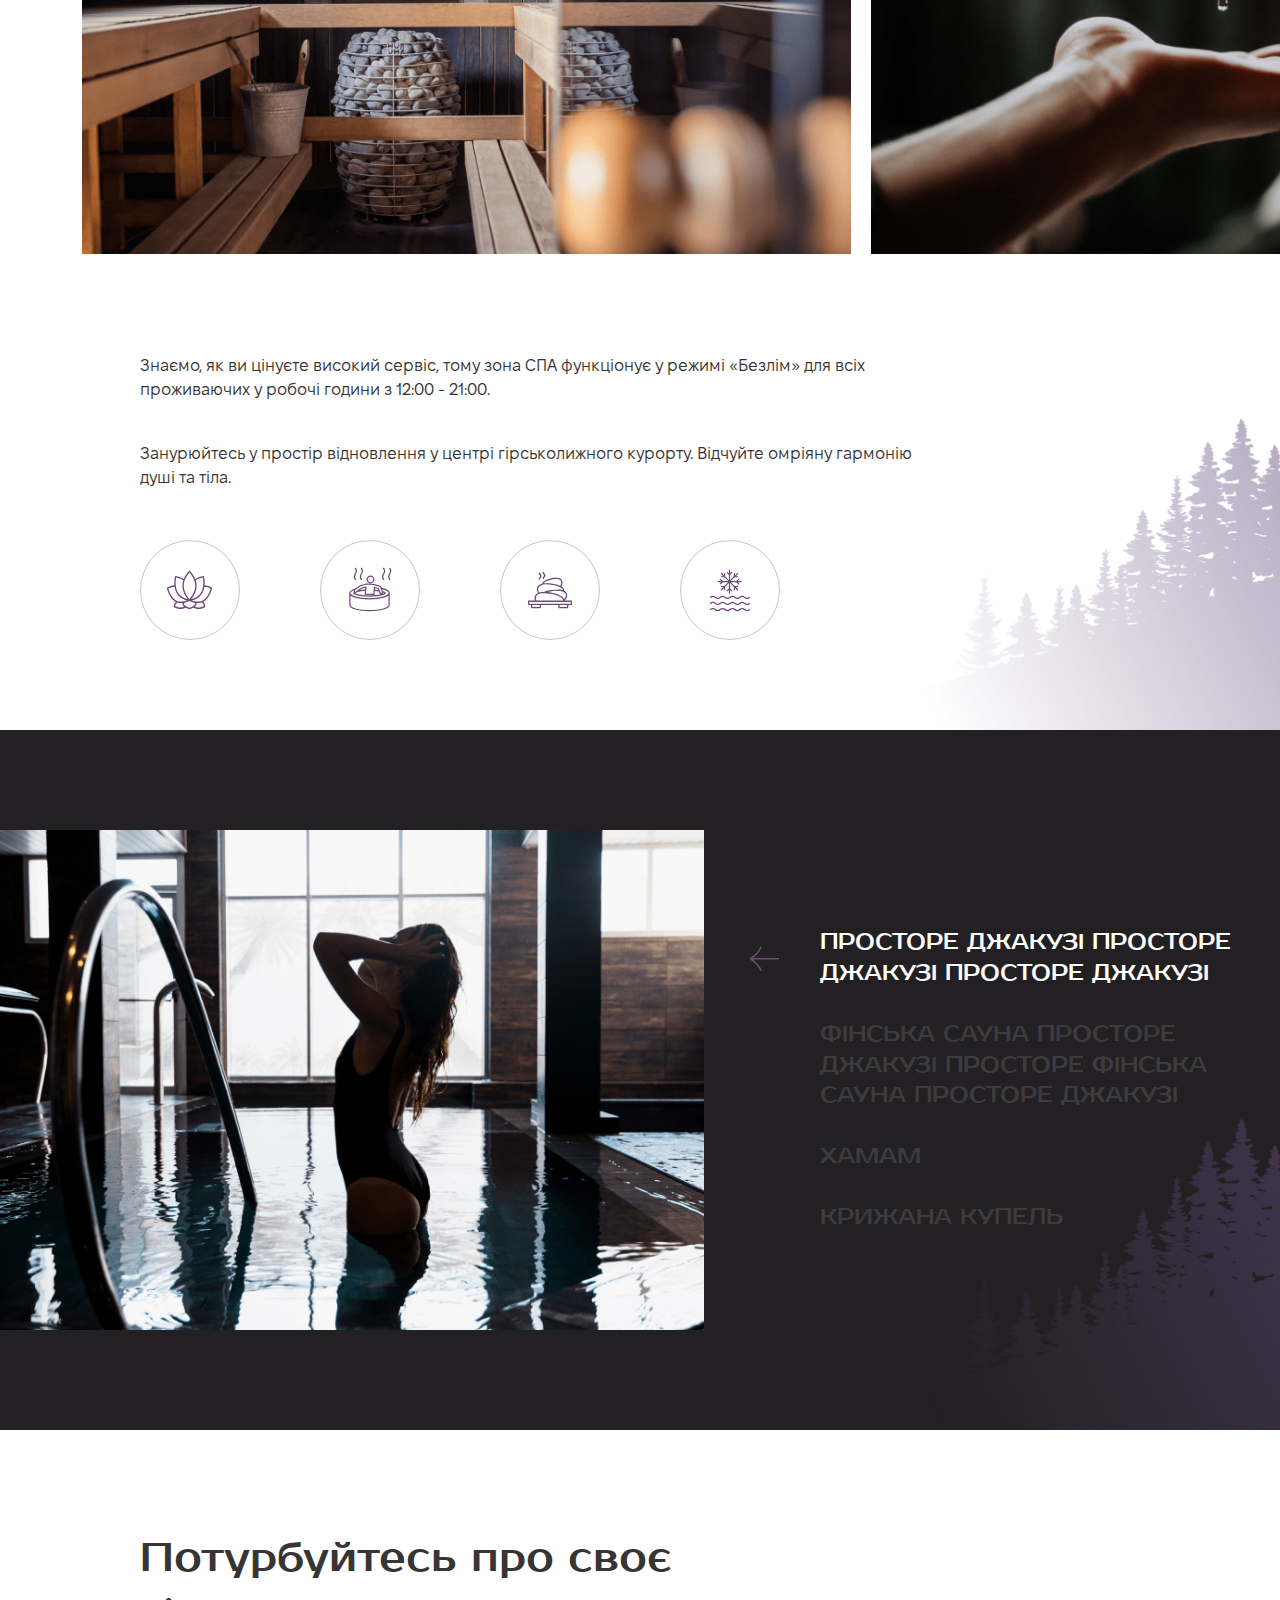
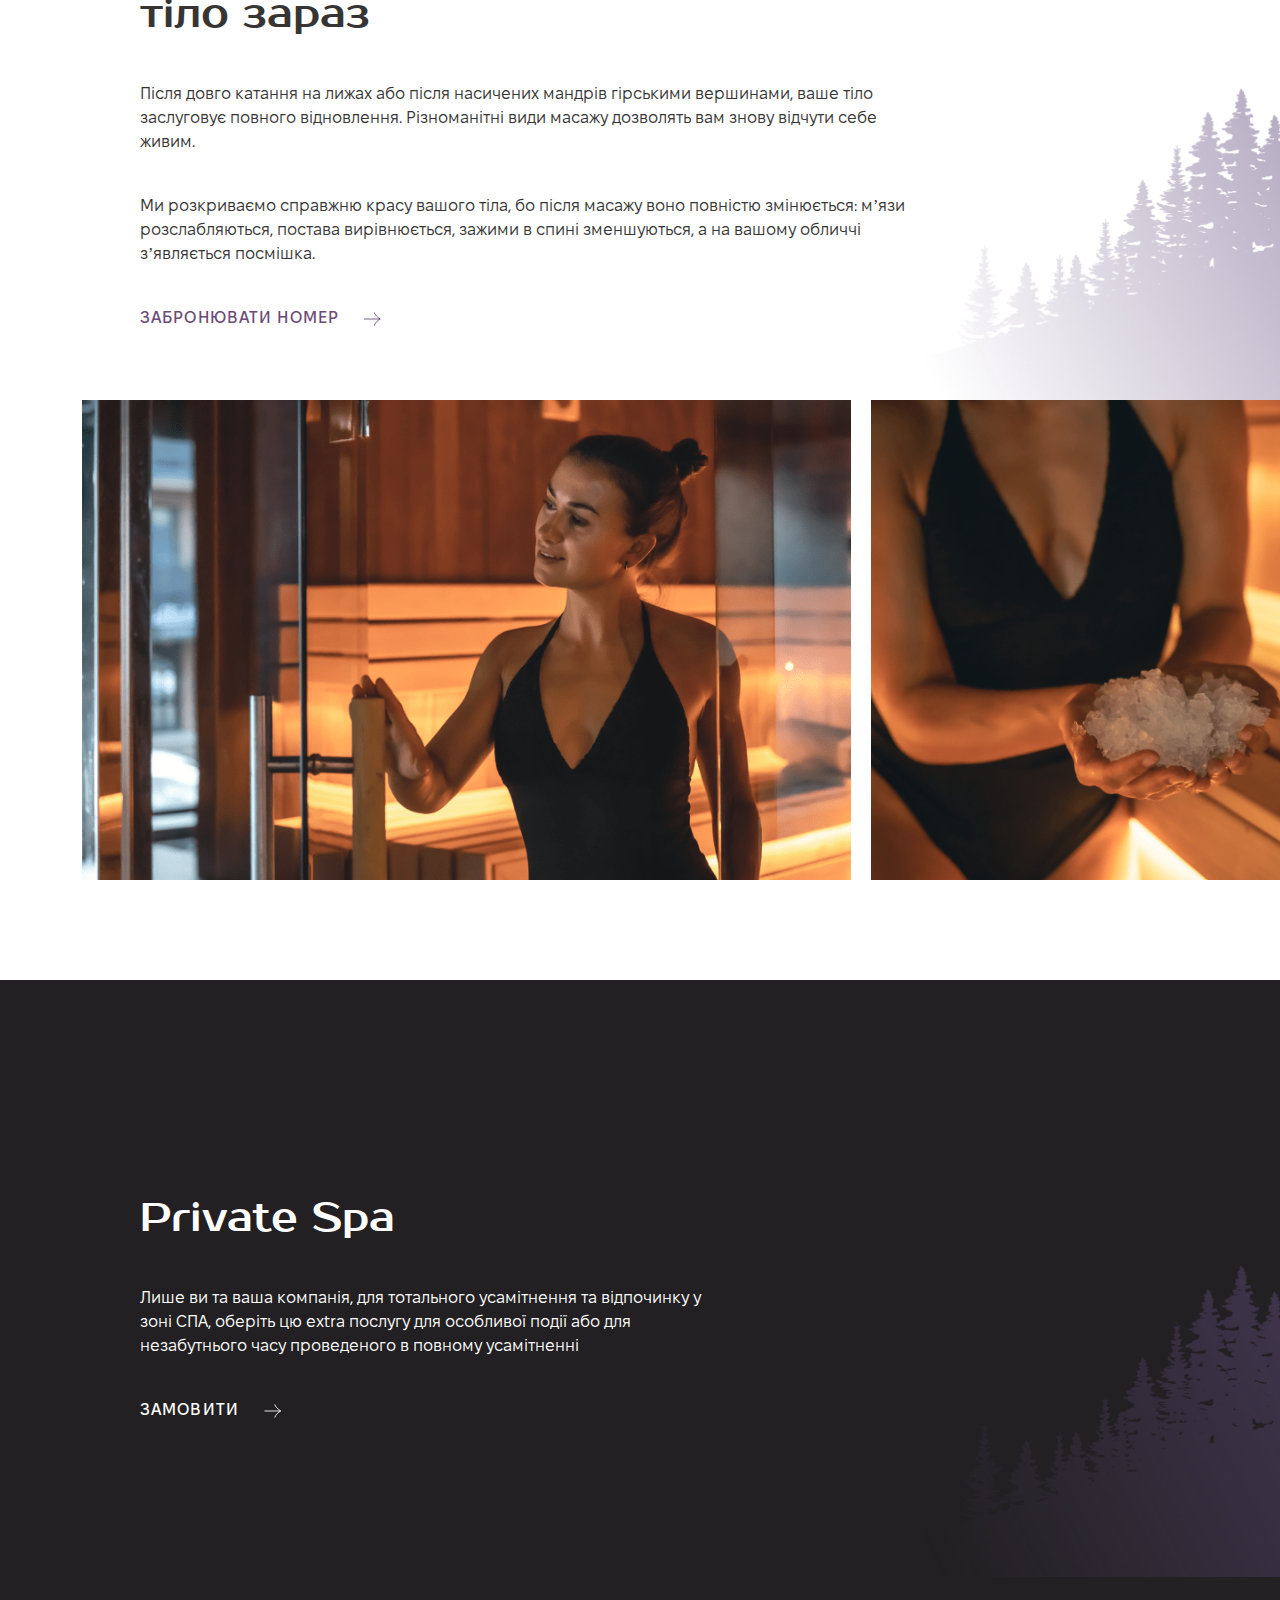
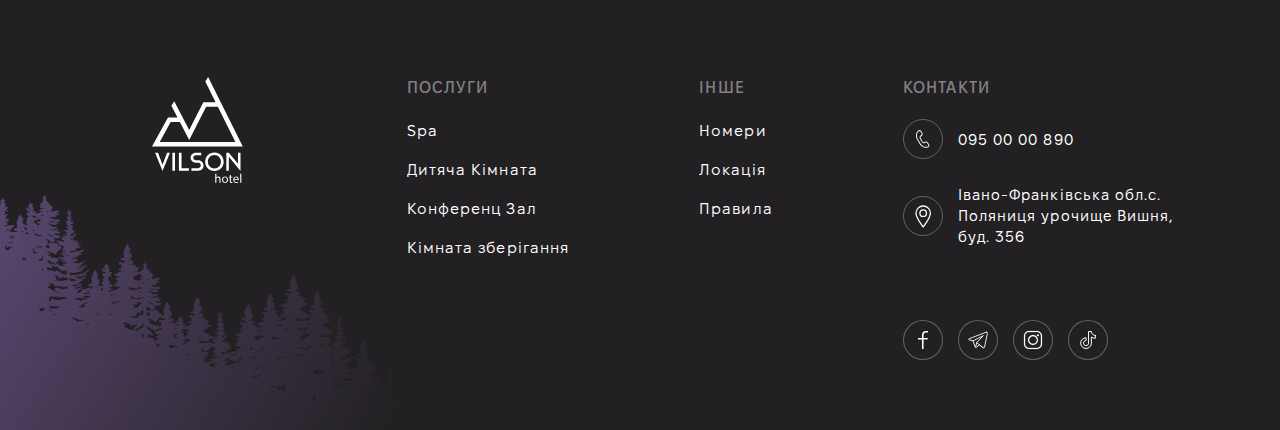
<file: spa-page.html>
<!DOCTYPE html>
<html lang="en">

<head>
    <meta charset="UTF-8">
    <meta http-equiv="X-UA-Compatible" content="IE=edge">
    <meta name="viewport" content="width=device-width, initial-scale=1.0">
    <title>Vilson hotel</title>
    <link rel="icon" type="image/x-icon" href="img/favikon.png">
    <link rel="stylesheet" href="css/lib/bootstrap.min.css">
    <link rel="stylesheet" href="css/lib/datepicker.min.css">
    <link rel="stylesheet" href="css/lib/swiper.css">
    <link rel="stylesheet" href="css/lib/aos.css">
    <link rel="stylesheet" href="css/style.css">
</head>

<body>
    <div class="pagewrapper">
        <header class="header">
            <div class="container">
                <div class="row align-items-center">
                    <div class="col-lg-5 col-4">
                        <div class="header__left">
                            <div class="header__mobile-phone">
                                <a href="tel:095 000 08 90">
                                    <img src="img/svg/phone_header_mobile.svg" alt="phone">
                                </a>
                            </div>
                            <nav class="header__nav">
                                <div class="header__menu">
                                    <ul>
                                        <li>
                                            <a href="apartaments.html">
                                                Номери
                                            </a>
                                        </li>
                                        <li class="sub-menu">
                                            <a href="#">
                                                Послуги
                                            </a>
                                            <ul>
                                                <li>
                                                    <a href="spa-page.html">
                                                        Spa
                                                    </a>
                                                </li>
                                                <li>
                                                    <a href="spa-page.html">
                                                        Дитяча Кімната
                                                    </a>
                                                </li>
                                                <li>
                                                    <a href="spa-page.html">
                                                        Конференц Зал
                                                    </a>
                                                </li>
                                                <li>
                                                    <a href="spa-page.html">
                                                        Кімната зберігання
                                                    </a>
                                                </li>
                                            </ul>
                                        </li>
                                        <li>
                                            <a href="#contact">
                                                Локація
                                            </a>
                                        </li>
                                    </ul>
                                </div>
                                <div class="header__lang-mobile">
                                    <ul>
                                        <li class="active">Ua</li>
                                        <li>En</li>
                                    </ul>
                                </div>
                            </nav>
                        </div>
                    </div>
                    <div class="col-lg-2 col-4">
                        <div class="header__logo">
                            <a href="index.html">
                                <img src="img/svg/header_logo.svg" alt="logo">
                            </a>
                        </div>
                    </div>
                    <div class="col-lg-5 col-4">
                        <div class="header__right">
                            <div class="burger-btn">
                                <span></span>
                            </div>
                            <div class="header__number">
                                <a href="tel:095 000 08 90">
                                    <img src="img/svg/phone-call.svg" alt="phone">
                                    095 000 08 90
                                </a>
                            </div>
                            <div class="header__lang">
                                <ul>
                                    <li class="active">Ua</li>
                                    <li>En</li>
                                </ul>
                            </div>
                            <div class="header__btn">
                                <a href="apartaments.html">
                                    Забронювати
                                </a>
                            </div>
                        </div>
                    </div>
                </div>
            </div>
        </header>

        <main class="main">

            <div class="preloader">
                <svg width="182" height="199" viewBox="0 0 182 199" fill="none" xmlns="http://www.w3.org/2000/svg">
                    <g class="preloader-text" clip-path="url(#clip0_300_2251)">
                        <path
                            d="M22.4773 177.926L13.4659 153.908H7.64697L22.4773 190.449L37.3077 153.908H31.4884L22.4773 177.926Z"
                            fill="black" />
                        <path d="M47.3454 153.908H42.0928V189.833H47.3454V153.908Z" fill="black" />
                        <path d="M60.3173 153.908H55.0647V189.833H75.0439V184.701H60.3173V153.908Z" fill="black" />
                        <path
                            d="M93.9915 168.843H88.9447C85.9071 168.843 83.6921 166.687 83.6921 163.813C83.6921 160.938 85.9071 158.783 88.9447 158.783H99.5529V153.907H88.326C87.0167 153.901 85.719 154.152 84.5074 154.647C83.2959 155.142 82.1944 155.871 81.2662 156.791C80.3381 157.711 79.6015 158.806 79.099 160.011C78.5964 161.216 78.3376 162.508 78.3376 163.813C78.3376 165.118 78.5964 166.41 79.099 167.615C79.6015 168.82 80.3381 169.914 81.2662 170.835C82.1944 171.755 83.2959 172.484 84.5074 172.978C85.719 173.473 87.0167 173.725 88.326 173.718H93.0644C93.7923 173.711 94.5144 173.848 95.1888 174.121C95.8633 174.394 96.4768 174.798 96.9939 175.308C97.5111 175.819 97.9215 176.426 98.2017 177.096C98.4818 177.766 98.6261 178.484 98.6261 179.21C98.6261 179.935 98.4818 180.653 98.2017 181.323C97.9215 181.993 97.5111 182.6 96.9939 183.111C96.4768 183.622 95.8633 184.025 95.1888 184.298C94.5144 184.571 93.7923 184.708 93.0644 184.701H80.0366V189.832H93.5786C94.9762 189.833 96.3603 189.559 97.651 189.025C98.9418 188.491 100.114 187.707 101.1 186.72C102.086 185.733 102.866 184.561 103.396 183.272C103.926 181.983 104.195 180.602 104.187 179.209C104.187 173.666 99.6558 168.843 93.9915 168.843Z"
                            fill="black" />
                        <path
                            d="M125.809 153.292C115.099 153.292 107.323 161.605 107.323 171.921C107.323 182.187 115.099 190.5 125.809 190.5C136.521 190.5 144.295 182.187 144.295 171.921C144.295 161.605 136.521 153.292 125.809 153.292ZM125.809 185.369C118.343 185.369 112.833 179.672 112.833 171.921C112.833 164.12 118.343 158.425 125.809 158.425C133.276 158.425 138.786 164.12 138.786 171.921C138.786 179.672 133.276 185.369 125.809 185.369Z"
                            fill="black" />
                        <path
                            d="M154.383 153.908H149.542V189.833H154.486V162.067L177.761 190.45V153.908H172.817V175.924L154.383 153.908Z"
                            fill="black" />
                    </g>
                    <path class="preloader-element" d="M44.5 49.5L39 58L51.5 81.5H61L44.5 49.5Z" fill="black"
                        stroke="black" />
                    <path class="preloader-element" d="M112 1L106 10L128 51.5H137L112 1Z" fill="black" stroke="black" />
                    <path class="preloader-line" d="M174 134.5L134.5 55H106.5L74.5 116L58.7025 85.25H35L8 134.5H174Z"
                        stroke="black" stroke-width="9" stroke-linecap="round" />
                    <defs>
                        <clipPath id="clip0_300_2251">
                            <rect width="181" height="54" fill="white" transform="translate(1 145)" />
                        </clipPath>
                    </defs>
                </svg>
            </div>

            <section class="heroscreen heroapart">
                <div class="container">
                    <div class="heroscreen__inner">
                        <div class="heroscreen__title">
                            <h1>
                                SPA <span>&</span> Зона
                            </h1>
                        </div>
                        <div class="heroscreen__description">
                            <p>
                                <span>Розслабитись, видихнути та насолодитись.</span>
                                Зона СПА до ваших послуг з: з 12:00 по 21:00
                            </p>
                        </div>
                        <a href="tel:095 000 08 90" class="violet-btn">
                            Забронювати
                            <img src="img/svg/arrow_btn.svg" alt="arrow">
                        </a>
                    </div>
                </div>
                <div class="heroscreen__slider swiper">
                    <div class="swiper-wrapper">
                        <div class="swiper-slide">
                            <div class="heroscreen__slide">
                                <picture>
                                    <source srcset="img/spa_hero_mobile.png" media="(max-width: 768px)" />
                                    <img src="img/spa_heroscreen.jpg" alt="slide">
                                </picture>
                            </div>
                        </div>
                        <div class="swiper-slide">
                            <div class="heroscreen__slide">
                                <picture>
                                    <source srcset="img/spa_hero_mobile.png" media="(max-width: 768px)" />
                                    <img src="img/spa_heroscreen.jpg" alt="slide">
                                </picture>
                            </div>
                        </div>
                        <div class="swiper-slide">
                            <div class="heroscreen__slide">
                                <picture>
                                    <source srcset="img/spa_hero_mobile.png" media="(max-width: 768px)" />
                                    <img src="img/spa_heroscreen.jpg" alt="slide">
                                </picture>
                            </div>
                        </div>
                    </div>
                </div>
                <picture>
                    <source srcset="img/svg/heroframe_mobile.svg" media="(max-width: 768px)" />
                    <img src="img/svg/heroframe.svg" alt="image" class="heroscreen__frame">
                </picture>
            </section>

            <section class="servsect">
                <div class="servsect__content">
                    <div class="container">
                        <div class="servsect__content-inner">
                            <h2>
                                Дозвольте собі забути про щоденні турботи
                            </h2>
                            <p>
                                Ми не будемо говорити про користь зони СПА - ми покажемо як можна відпочити та
                                перезавантажитись по -справжньому.
                            </p>
                            <p>
                                Наша мета - подарувати вам миті гармонії та спокою, покращити самопочуття огорнувши вас
                                турботою та увагою
                            </p>
                            <p>
                                СПА - кімната готелю допоможе на мить забути про все та повністю відновитись. Різні види
                                саун, фінська та турецька допомагають підтримувати тонус шкіри, покращують регенерацію
                                та омолоджують. Велике джакузі слугує куточком незабутнього релаксу, а гідромасажна
                                функція створена для поціновувачів якісного відпочинку.
                            </p>
                            <div class="servsect__btn">
                                <a href="tel:095 000 08 90">
                                    забронювати номер
                                    <img src="img/svg/serv_arrow_violet.svg" alt="arrow">
                                </a>
                            </div>
                        </div>
                    </div>
                    <img src="img/apartament_frame_right.png" alt="frame" class="servsect__frame">
                </div>
                <div class="services__slider swiper margleft">
                    <div class="swiper-wrapper">
                        <div class="swiper-slide">
                            <img src="img/servsect_slide1.png" alt="image">
                            <img src="img/servsect_slide2.png" alt="image">
                        </div>
                        <div class="swiper-slide">
                            <img src="img/servsect_slide3.png" alt="image">
                            <img src="img/servsect_slide4.png" alt="image">
                        </div>
                    </div>
                </div>
                <div class="servsect__content">
                    <div class="container">
                        <div class="servsect__content-inner">
                            <p>
                                Знаємо, як ви цінуєте високий сервіс, тому зона СПА функціонує у режимі «Безлім» для
                                всіх проживаючих у робочі години з 12:00 - 21:00.

                            </p>
                            <p>
                                Занурюйтесь у простір відновлення у центрі гірськолижного курорту. Відчуйте омріяну
                                гармонію душі та тіла.
                            </p>
                            <div class="servsect__row">
                                <div class="servsect__row-item">
                                    <img src="img/svg/servsect__row_item1.svg" alt="icon">
                                </div>
                                <div class="servsect__row-item">
                                    <img src="img/svg/servsect__row_item2.svg" alt="icon">
                                </div>
                                <div class="servsect__row-item">
                                    <img src="img/svg/servsect__row_item3.svg" alt="icon">
                                </div>
                                <div class="servsect__row-item">
                                    <img src="img/svg/servsect__row_item4.svg" alt="icon">
                                </div>
                            </div>
                        </div>
                    </div>
                    <img src="img/apartament_frame_right.png" alt="frame" class="servsect__frame">
                </div>
            </section>

            <div class="servtypes">
                <div class="servtypes__content">
                    <div class="servtypes__image tab1 active">
                        <img src="img/servtype1.png" alt="image">
                    </div>
                    <div class="servtypes__image tab2">
                        <img src="img/servsect_slide3.png" alt="image">
                    </div>
                    <div class="servtypes__image tab3">
                        <img src="img/servsect_slide1.png" alt="image">
                    </div>
                    <div class="servtypes__image tab4">
                        <img src="img/spa_service1.png" alt="image">
                    </div>
                </div>
                <div class="servtypes__tabs">
                    <p class="tab active-tab" data-tab="tab1">
                        Просторе джакузі Просторе джакузі Просторе джакузі
                    </p>
                    <p class="tab" data-tab="tab2">
                        Фінська сауна  Просторе джакузі Просторе Фінська сауна  Просторе джакузі
                    </p>
                    <p class="tab" data-tab="tab3">
                        Хамам
                    </p>
                    <p class="tab" data-tab="tab4">
                        Крижана купель
                    </p>
                </div>
                <img src="img/apartament_frame_right.png" alt="frame" class="servsect__frame">
            </div>

            <section class="servsect">
                <div class="servsect__content">
                    <div class="container">
                        <div class="servsect__content-inner">
                            <h2>
                                Потурбуйтесь про своє<br> тіло зараз
                            </h2>
                            <p>
                                Після довго катання на лижах або після насичених мандрів гірськими вершинами, ваше тіло
                                заслуговує повного відновлення. Різноманітні види масажу дозволять вам знову відчути
                                себе живим.
                            </p>
                            <p>
                                Ми розкриваємо справжню красу вашого тіла, бо після масажу воно повністю змінюється:
                                мʼязи розслабляються, постава вирівнюється, зажими в спині зменшуються, а на вашому
                                обличчі зʼявляється посмішка.
                            </p>
                            <div class="servsect__btn">
                                <a href="tel:095 000 08 90">
                                    забронювати номер
                                    <img src="img/svg/serv_arrow_violet.svg" alt="arrow">
                                </a>
                            </div>
                        </div>
                    </div>
                    <img src="img/apartament_frame_right.png" alt="frame" class="servsect__frame">
                </div>
                <div class="services__slider swiper margleft">
                    <div class="swiper-wrapper">
                        <div class="swiper-slide">
                            <img src="img/servsect_slide3.png" alt="image">
                            <img src="img/servsect_slide4.png" alt="image">
                        </div>
                        <div class="swiper-slide">
                            <img src="img/servsect_slide1.png" alt="image">
                            <img src="img/servsect_slide2.png" alt="image">
                        </div>
                    </div>
                </div>
            </section>

            <section class="servsect dark">
                <div class="servsect__content">
                    <div class="container">
                        <div class="servsect__content-inner">
                            <h2>
                                Private Spa
                            </h2>
                            <p>
                                Лише ви та ваша компанія, для тотального усамітнення та відпочинку у зоні СПА, оберіть
                                цю extra послугу для особливої події або для незабутнього часу проведеного в повному
                                усамітненні
                            </p>
                            <div class="servsect__btn">
                                <a href="tel:095 000 08 90">
                                    Замовити
                                    <img src="img/svg/arrow_btn.svg" alt="arrow">
                                </a>
                            </div>
                        </div>
                    </div>
                    <img src="img/apartament_frame_right.png" alt="frame" class="servsect__frame">
                </div>
            </section>

        </main>

        <footer class="footer">
            <div class="footer__frame">
                <img src="img/svg/footer_frame.svg" alt="frame">
            </div>
            <div class="container">
                <div class="row">
                    <div class="col-lg-3">
                        <div class="footer__logo">
                            <a href="index.html">
                                <img src="img/svg/header_logo.svg" alt="logo">
                            </a>
                        </div>
                    </div>
                    <div class="col-lg-9">
                        <div class="footer__inner">
                            <div class="footer__col">
                                <h4>
                                    Послуги
                                </h4>
                                <ul>
                                    <li><a href="spa-page.html">Spa</a></li>
                                    <li><a href="spa-page.html">Дитяча Кімната</a></li>
                                    <li><a href="spa-page.html">Конференц Зал</a></li>
                                    <li><a href="spa-page.html">Кімната зберігання</a></li>
                                </ul>
                            </div>
                            <div class="footer__col">
                                <h4>
                                    Інше
                                </h4>
                                <ul>
                                    <li><a href="apartaments.html">Номери</a></li>
                                    <li><a href="index.html#contact">Локація</a></li>
                                    <li><a href="terms.html">Правила</a></li>
                                </ul>
                            </div>
                            <div class="footer__col">
                                <h4>
                                    Контакти
                                </h4>
                                <a href="tel:095 00 00 890" class="footer__col-row">
                                    <div class="icon">
                                        <img src="img/svg/phone_white.svg" alt="img">
                                    </div>
                                    <span>
                                        095 00 00 890
                                    </span>
                                </a>
                                <a href="https://maps.app.goo.gl/MMJh7vSyC3TzJubD7" class="footer__col-row">
                                    <div class="icon">
                                        <img src="img/svg/location.svg" alt="img">
                                    </div>
                                    <span>
                                        Івано-Франківська обл.c. Поляниця урочище Вишня, буд. 356
                                    </span>
                                </a>
                            </div>
                        </div>
                    </div>
                </div>
            </div>
            <div class="footer__socials padright padleft">
                <ul>
                    <li>
                        <a href="#">
                            <img src="img/svg/facebook_icon.svg" alt="">
                        </a>
                    </li>
                    <li>
                        <a href="#">
                            <img src="img/svg/telegram_icon.svg" alt="">
                        </a>
                    </li>
                    <li>
                        <a href="#">
                            <img src="img/svg/instagram_icon.svg" alt="">
                        </a>
                    </li>
                    <li>
                        <a href="#">
                            <img src="img/svg/tiktok_icon.svg" alt="">
                        </a>
                    </li>
                </ul>
            </div>
        </footer>
    </div>

    <script src="js/lib/jquery.js"></script>
    <script src="js/lib/swiper.js"></script>
    <script src="js/lib/aos.js"></script>
    <script src="js/lib/fancyapps.js"></script>
    <script src="js/lib/datepicker.min.js"></script>
    <script src="js/main.js"></script>

</body>

</html>
</file>
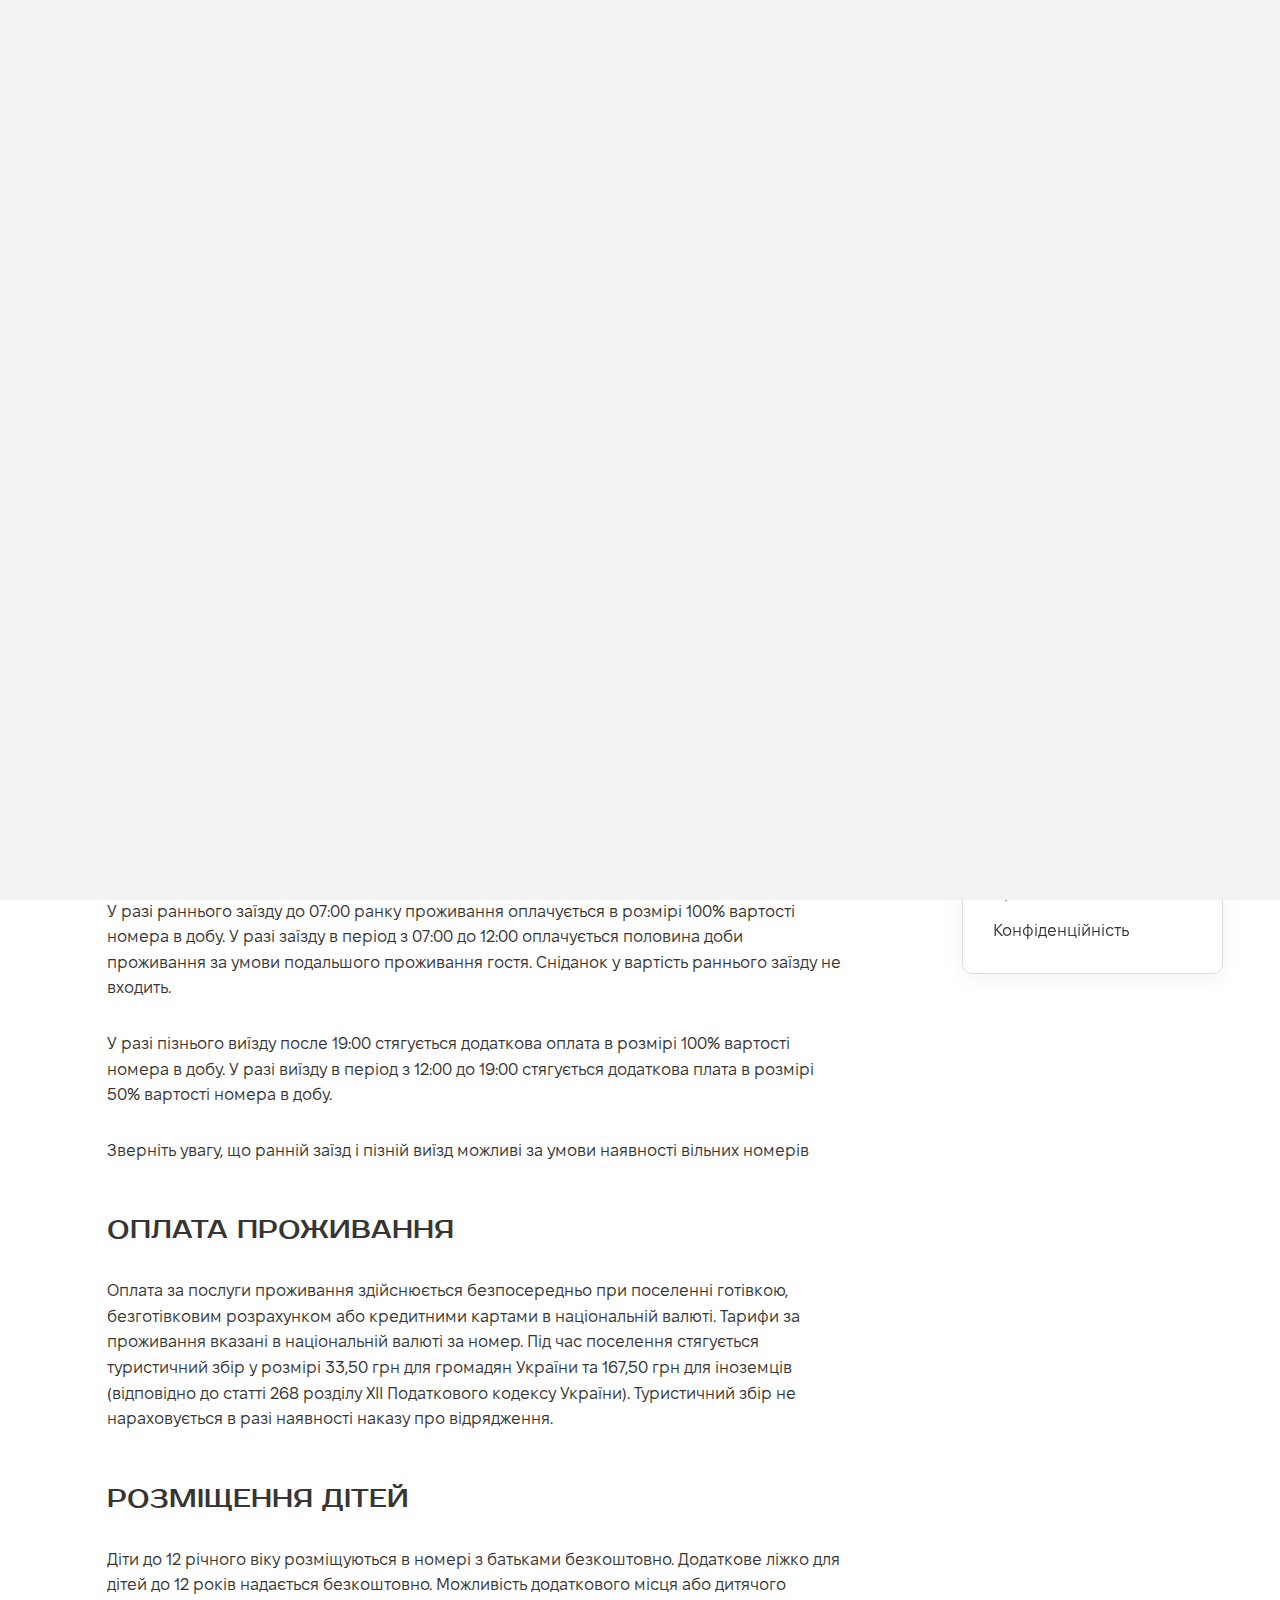
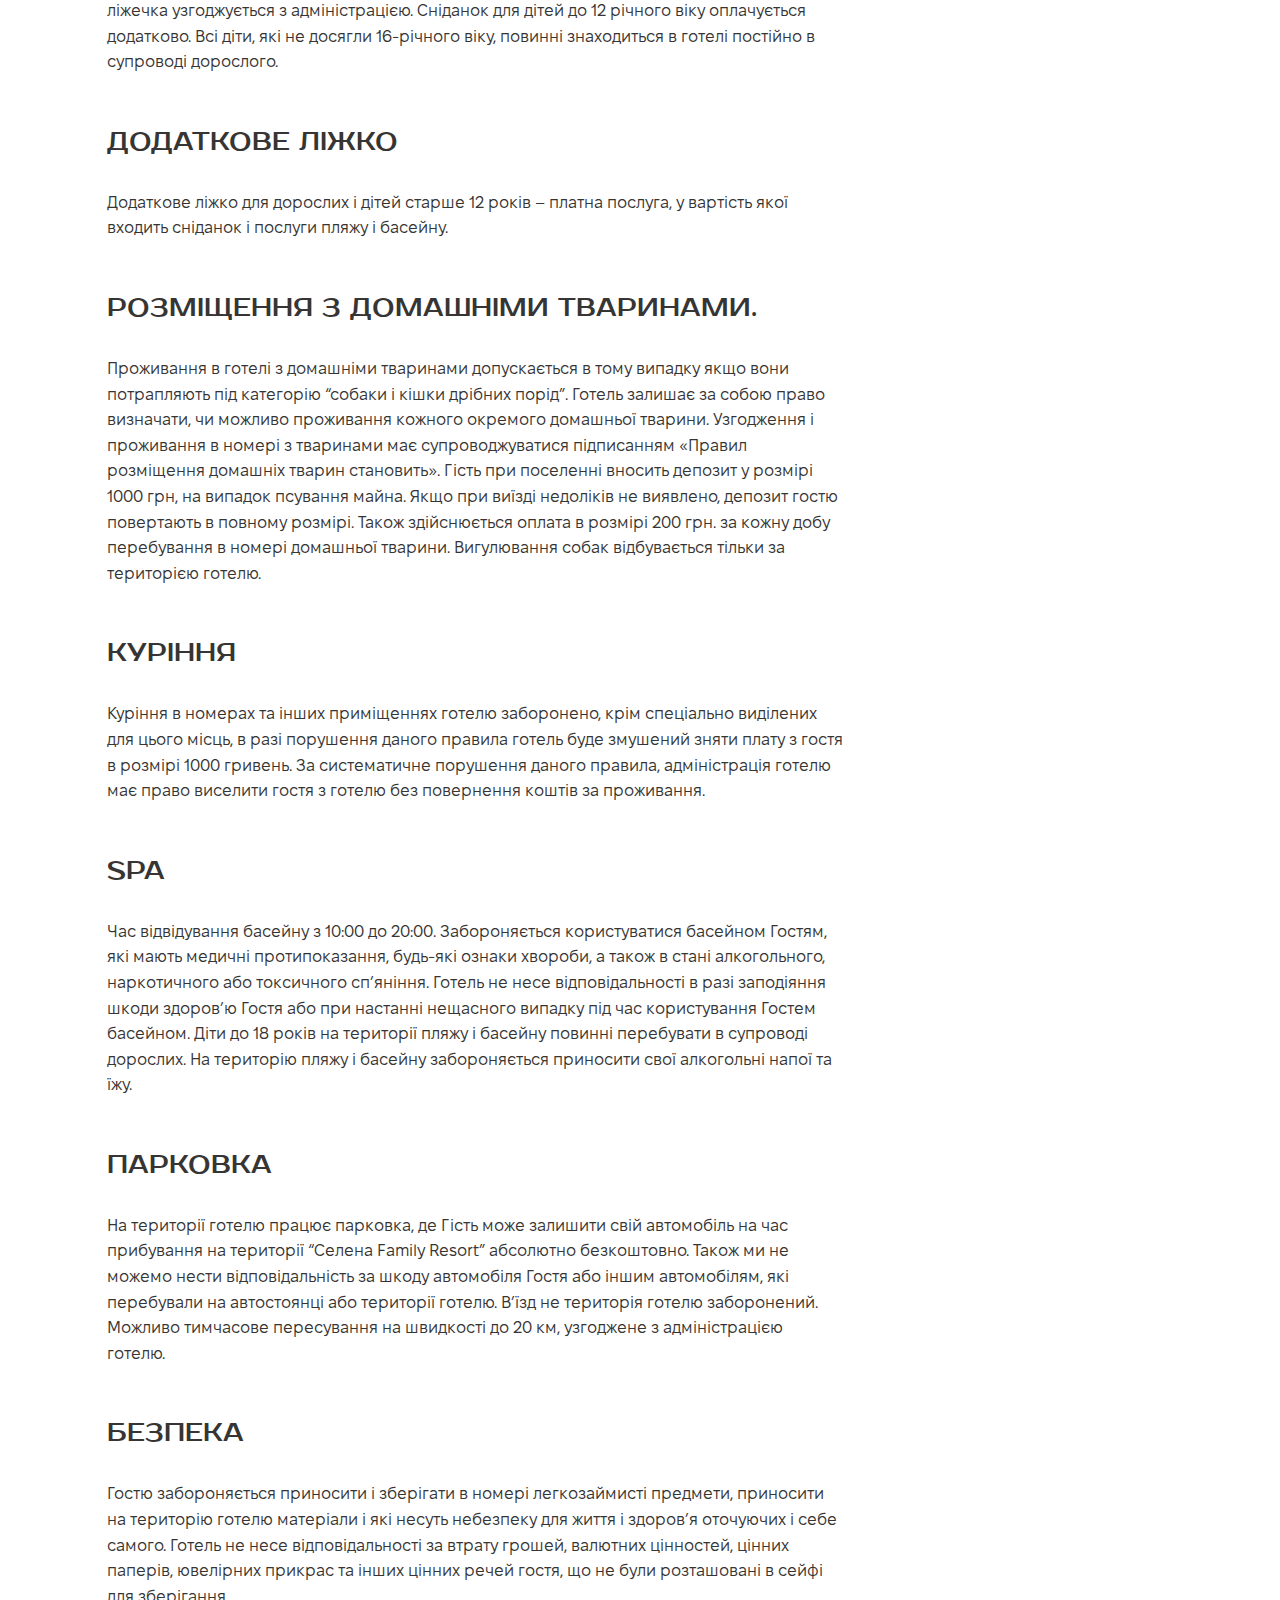
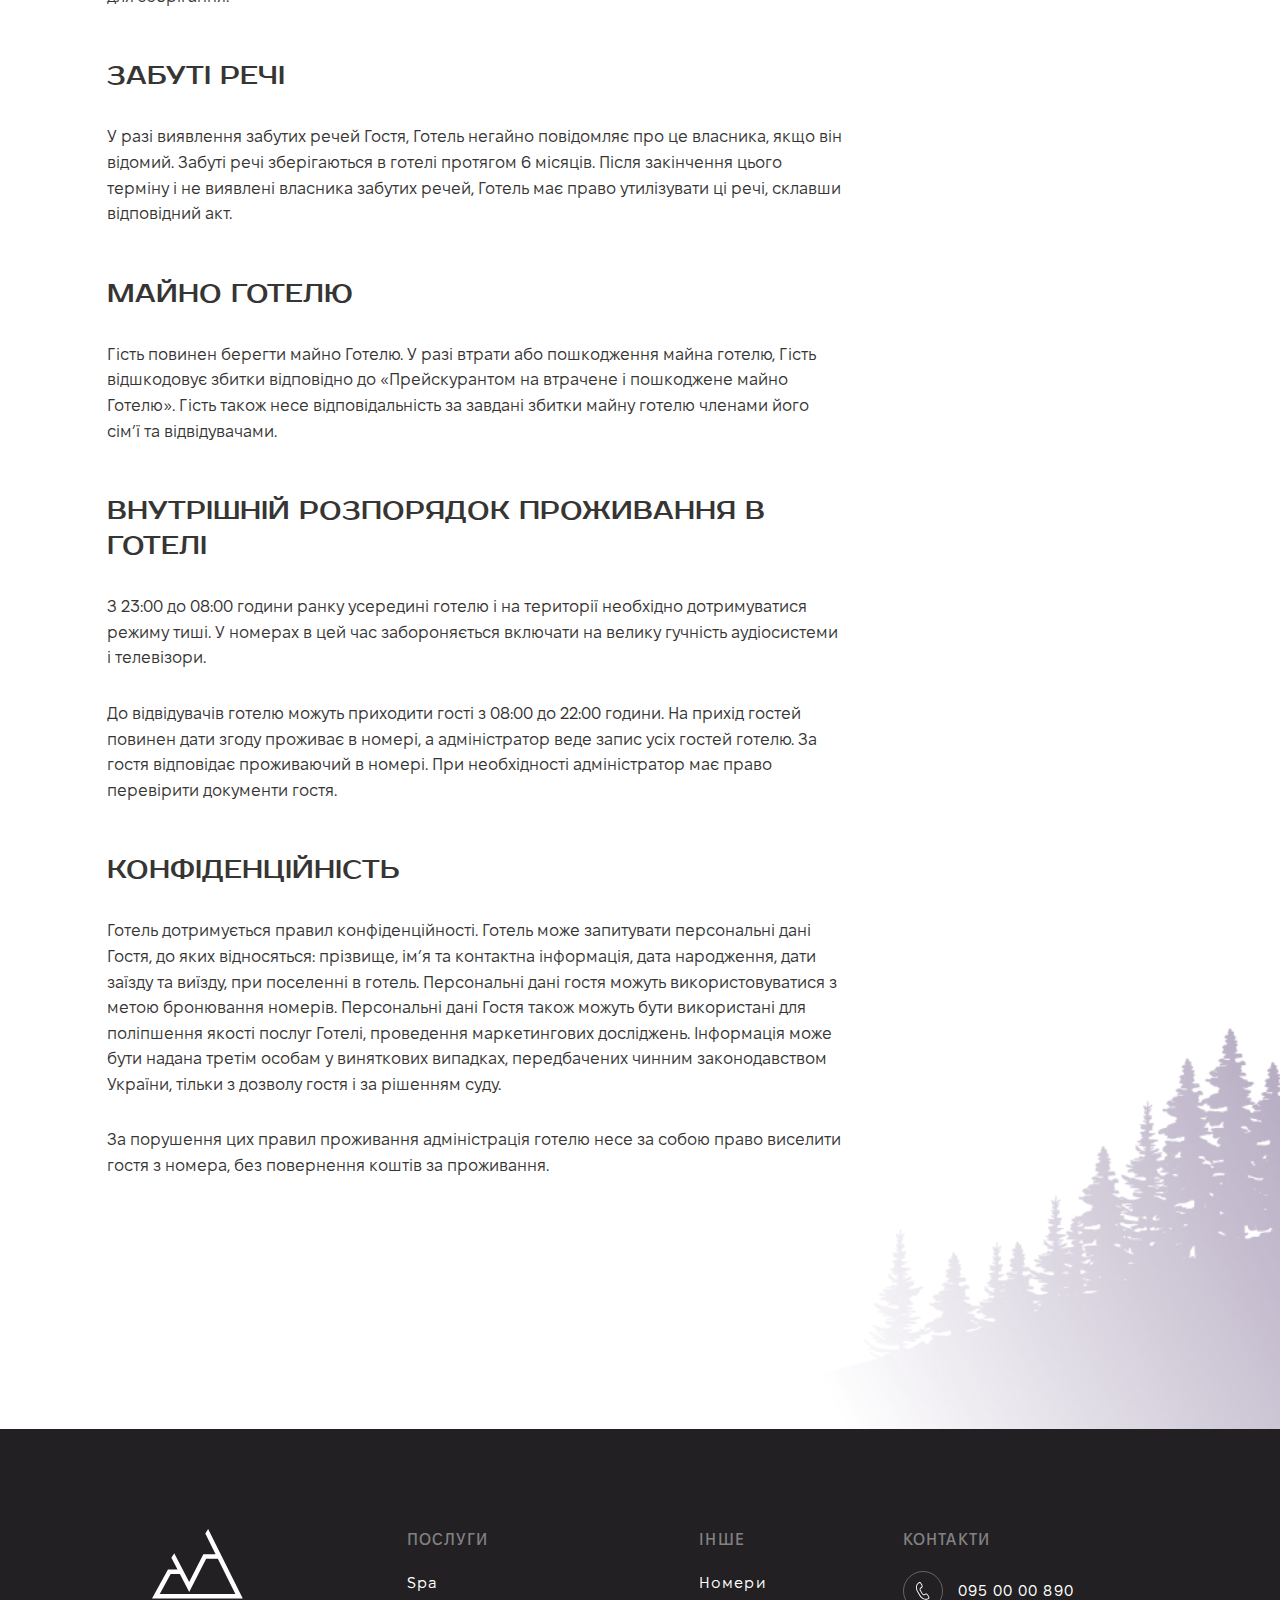
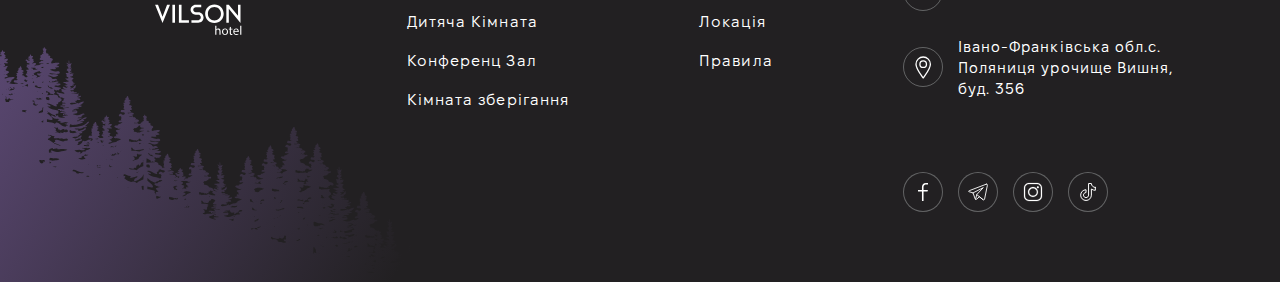
<file: terms.html>
<!DOCTYPE html>
<html lang="en">

<head>
    <meta charset="UTF-8">
    <meta http-equiv="X-UA-Compatible" content="IE=edge">
    <meta name="viewport" content="width=device-width, initial-scale=1.0">
    <title>Vilson hotel</title>
    <link rel="icon" type="image/x-icon" href="img/favikon.png">
    <link rel="stylesheet" href="css/lib/bootstrap.min.css">
    <link rel="stylesheet" href="css/lib/datepicker.min.css">
    <link rel="stylesheet" href="css/lib/swiper.css">
    <link rel="stylesheet" href="css/lib/aos.css">
    <link rel="stylesheet" href="css/style.css">
</head>

<body>
    <div class="pagewrapper">

        <header class="header custom">
            <div class="container">
                <div class="row align-items-center">
                    <div class="col-lg-5 col-4">
                        <div class="header__left">
                            <div class="header__mobile-phone">
                                <a href="tel:095 000 08 90">
                                    <img src="img/svg/phone_header_mobile.svg" alt="phone">
                                </a>
                            </div>
                            <nav class="header__nav">
                                <div class="header__menu">
                                    <ul>
                                        <li>
                                            <a href="apartaments.html">
                                                Номери
                                            </a>
                                        </li>
                                        <li class="sub-menu">
                                            <a href="#">
                                                Послуги
                                            </a>
                                            <ul>
                                                <li>
                                                    <a href="spa-page.html">
                                                        Spa
                                                    </a>
                                                </li>
                                                <li>
                                                    <a href="spa-page.html">
                                                        Дитяча Кімната
                                                    </a>
                                                </li>
                                                <li>
                                                    <a href="spa-page.html">
                                                        Конференц Зал
                                                    </a>
                                                </li>
                                                <li>
                                                    <a href="spa-page.html">
                                                        Кімната зберігання
                                                    </a>
                                                </li>
                                            </ul>
                                        </li>
                                        <li>
                                            <a href="index.html#contact">
                                                Локація
                                            </a>
                                        </li>
                                    </ul>
                                </div>
                                <div class="header__lang-mobile">
                                    <ul>
                                        <li class="active">Ua</li>
                                        <li>En</li>
                                    </ul>
                                </div>
                            </nav>
                        </div>
                    </div>
                    <div class="col-lg-2 col-4">
                        <div class="header__logo">
                            <a href="index.html">
                                <img src="img/svg/header_logo.svg" alt="logo">
                            </a>
                        </div>
                    </div>
                    <div class="col-lg-5 col-4">
                        <div class="header__right">
                            <div class="burger-btn">
                                <span></span>
                            </div>
                            <div class="header__number">
                                <a href="tel:095 000 08 90">
                                    <img src="img/svg/phone-call.svg" alt="phone">
                                    095 000 08 90
                                </a>
                            </div>
                            <div class="header__lang">
                                <ul>
                                    <li class="active">Ua</li>
                                    <li>En</li>
                                </ul>
                            </div>
                            <div class="header__btn">
                                <a href="apartaments.html">
                                    Забронювати
                                </a>
                            </div>
                        </div>
                    </div>
                </div>
            </div>
        </header>

        <main class="main">

            <div class="preloader">
                <svg width="182" height="199" viewBox="0 0 182 199" fill="none" xmlns="http://www.w3.org/2000/svg">
                    <g class="preloader-text" clip-path="url(#clip0_300_2251)">
                        <path
                            d="M22.4773 177.926L13.4659 153.908H7.64697L22.4773 190.449L37.3077 153.908H31.4884L22.4773 177.926Z"
                            fill="black" />
                        <path d="M47.3454 153.908H42.0928V189.833H47.3454V153.908Z" fill="black" />
                        <path d="M60.3173 153.908H55.0647V189.833H75.0439V184.701H60.3173V153.908Z" fill="black" />
                        <path
                            d="M93.9915 168.843H88.9447C85.9071 168.843 83.6921 166.687 83.6921 163.813C83.6921 160.938 85.9071 158.783 88.9447 158.783H99.5529V153.907H88.326C87.0167 153.901 85.719 154.152 84.5074 154.647C83.2959 155.142 82.1944 155.871 81.2662 156.791C80.3381 157.711 79.6015 158.806 79.099 160.011C78.5964 161.216 78.3376 162.508 78.3376 163.813C78.3376 165.118 78.5964 166.41 79.099 167.615C79.6015 168.82 80.3381 169.914 81.2662 170.835C82.1944 171.755 83.2959 172.484 84.5074 172.978C85.719 173.473 87.0167 173.725 88.326 173.718H93.0644C93.7923 173.711 94.5144 173.848 95.1888 174.121C95.8633 174.394 96.4768 174.798 96.9939 175.308C97.5111 175.819 97.9215 176.426 98.2017 177.096C98.4818 177.766 98.6261 178.484 98.6261 179.21C98.6261 179.935 98.4818 180.653 98.2017 181.323C97.9215 181.993 97.5111 182.6 96.9939 183.111C96.4768 183.622 95.8633 184.025 95.1888 184.298C94.5144 184.571 93.7923 184.708 93.0644 184.701H80.0366V189.832H93.5786C94.9762 189.833 96.3603 189.559 97.651 189.025C98.9418 188.491 100.114 187.707 101.1 186.72C102.086 185.733 102.866 184.561 103.396 183.272C103.926 181.983 104.195 180.602 104.187 179.209C104.187 173.666 99.6558 168.843 93.9915 168.843Z"
                            fill="black" />
                        <path
                            d="M125.809 153.292C115.099 153.292 107.323 161.605 107.323 171.921C107.323 182.187 115.099 190.5 125.809 190.5C136.521 190.5 144.295 182.187 144.295 171.921C144.295 161.605 136.521 153.292 125.809 153.292ZM125.809 185.369C118.343 185.369 112.833 179.672 112.833 171.921C112.833 164.12 118.343 158.425 125.809 158.425C133.276 158.425 138.786 164.12 138.786 171.921C138.786 179.672 133.276 185.369 125.809 185.369Z"
                            fill="black" />
                        <path
                            d="M154.383 153.908H149.542V189.833H154.486V162.067L177.761 190.45V153.908H172.817V175.924L154.383 153.908Z"
                            fill="black" />
                    </g>
                    <path class="preloader-element" d="M44.5 49.5L39 58L51.5 81.5H61L44.5 49.5Z" fill="black"
                        stroke="black" />
                    <path class="preloader-element" d="M112 1L106 10L128 51.5H137L112 1Z" fill="black" stroke="black" />
                    <path class="preloader-line" d="M174 134.5L134.5 55H106.5L74.5 116L58.7025 85.25H35L8 134.5H174Z"
                        stroke="black" stroke-width="9" stroke-linecap="round" />
                    <defs>
                        <clipPath id="clip0_300_2251">
                            <rect width="181" height="54" fill="white" transform="translate(1 145)" />
                        </clipPath>
                    </defs>
                </svg>
            </div>

            <section class="terms">
                <div class="container">
                    <div class="terms__btn-back">
                        <a href="index.html">
                            Головна
                        </a>
                    </div>
                    <div class="row justify-content-between">
                        <div class="col-xl-8 col-md-7">
                            <div class="terms__content">
                                <h1>
                                    Правила проживання в готелі
                                </h1>
                                <p>
                                    Добрий день шановні Гості, хочемо Вас ознайомити з правилами перебування в готелі і
                                    на території <b>“Vilson”</b>, будь ласка ознайомтеся і приємного відпочинку.
                                </p>
                                <p>
                                    Ці Правила та умови проживання в готелі <b>“Vilson”</b> розроблені на основі Закону
                                    України
                                    «Про туризм», «Правила користування готелями й аналогічними засобами розміщення та
                                    надання готельних послуг», а також інших нормативно-правових актів і регулюють
                                    відносини у сфері надання готельних і додаткових послуг.
                                </p>
                                <h2>
                                    Посвідчення особи при заїзді
                                </h2>
                                <p>
                                    При поселенні Гість повинен надати адміністрації готелю підтверджуючі документи
                                    особи (паспорт, права, закордонний паспорт)
                                </p>
                                <h2>
                                    Заїзд / виїзд
                                </h2>
                                <p>
                                    Час заїзду – 15.00 за місцевим часом. Час виїзду – 12.00 за місцевим часом
                                </p>
                                <h2>
                                    Ранній заїзд та пізній виїзд
                                </h2>
                                <p>
                                    У разі раннього заїзду до 07:00 ранку проживання оплачується в розмірі 100% вартості
                                    номера в добу. У разі заїзду в період з 07:00 до 12:00 оплачується половина доби
                                    проживання за умови подальшого проживання гостя. Сніданок у вартість раннього заїзду
                                    не входить.
                                </p>
                                <p>
                                    У разі пізнього виїзду после 19:00 стягується додаткова оплата в розмірі 100%
                                    вартості номера в добу. У разі виїзду в період з 12:00 до 19:00 стягується додаткова
                                    плата в розмірі 50% вартості номера в добу.
                                </p>
                                <p>
                                    Зверніть увагу, що ранній заїзд і пізній виїзд можливі за умови наявності вільних
                                    номерів
                                </p>
                                <h2>
                                    Оплата проживання
                                </h2>
                                <p>
                                    Оплата за послуги проживання здійснюється безпосередньо при поселенні готівкою,
                                    безготівковим розрахунком або кредитними картами в національній валюті. Тарифи за
                                    проживання вказані в національній валюті за номер. Під час поселення стягується
                                    туристичний збір у розмірі 33,50 грн для громадян України та 167,50 грн для
                                    іноземців (відповідно до статті 268 розділу XII Податкового кодексу України).
                                    Туристичний збір не нараховується в разі наявності наказу про відрядження.
                                </p>
                                <h2>
                                    Розміщення дітей
                                </h2>
                                <p>
                                    Діти до 12 річного віку розміщуються в номері з батьками безкоштовно. Додаткове
                                    ліжко для дітей до 12 років надається безкоштовно. Можливість додаткового місця або
                                    дитячого ліжечка узгоджується з адміністрацією. Сніданок для дітей до 12 річного
                                    віку оплачується додатково. Всі діти, які не досягли 16-річного віку, повинні
                                    знаходиться в готелі постійно в супроводі дорослого.
                                </p>
                                <h2>
                                    Додаткове ліжко
                                </h2>
                                <p>
                                    Додаткове ліжко для дорослих і дітей старше 12 років – платна послуга, у вартість
                                    якої входить сніданок і послуги пляжу і басейну.
                                </p>
                                <h2>
                                    Розміщення з домашніми тваринами.
                                </h2>
                                <p>
                                    Проживання в готелі з домашніми тваринами допускається в тому випадку якщо вони
                                    потрапляють під категорію “собаки і кішки дрібних порід”. Готель залишає за собою
                                    право визначати, чи можливо проживання кожного окремого домашньої тварини.
                                    Узгодження і проживання в номері з тваринами має супроводжуватися підписанням
                                    «Правил розміщення домашніх тварин становить». Гість при поселенні вносить депозит у
                                    розмірі 1000 грн, на випадок псування майна. Якщо при виїзді недоліків не виявлено,
                                    депозит гостю повертають в повному розмірі. Також здійснюється оплата в розмірі 200
                                    грн. за кожну добу перебування в номері домашньої тварини. Вигулювання собак
                                    відбувається тільки за територією готелю.
                                </p>
                                <h2>
                                    Куріння
                                </h2>
                                <p>
                                    Куріння в номерах та інших приміщеннях готелю заборонено, крім спеціально виділених
                                    для цього місць, в разі порушення даного правила готель буде змушений зняти плату з
                                    гостя в розмірі 1000 гривень. За систематичне порушення даного правила,
                                    адміністрація готелю має право виселити гостя з готелю без повернення коштів за
                                    проживання.
                                </p>
                                <h2>
                                    SPA
                                </h2>
                                <p>
                                    Час відвідування басейну з 10:00 до 20:00. Забороняється користуватися басейном
                                    Гостям, які мають медичні протипоказання, будь-які ознаки хвороби, а також в стані
                                    алкогольного, наркотичного або токсичного сп’яніння. Готель не несе відповідальності
                                    в разі заподіяння шкоди здоров’ю Гостя або при настанні нещасного випадку під час
                                    користування Гостем басейном. Діти до 18 років на території пляжу і басейну повинні
                                    перебувати в супроводі дорослих. На територію пляжу і басейну забороняється
                                    приносити свої алкогольні напої та їжу.
                                </p>
                                <h2>
                                    Парковка
                                </h2>
                                <p>
                                    На території готелю працює парковка, де Гість може залишити свій автомобіль на час
                                    прибування на території “Селена Family Resort” абсолютно безкоштовно. Також ми не
                                    можемо нести відповідальність за шкоду автомобіля Гостя або іншим автомобілям, які
                                    перебували на автостоянці або території готелю. В’їзд не територія готелю
                                    заборонений. Можливо тимчасове пересування на швидкості до 20 км, узгоджене з
                                    адміністрацією готелю.
                                </p>
                                <h2>
                                    Безпека
                                </h2>
                                <p>
                                    Гостю забороняється приносити і зберігати в номері легкозаймисті предмети, приносити
                                    на територію готелю матеріали і які несуть небезпеку для життя і здоров’я оточуючих
                                    і себе самого. Готель не несе відповідальності за втрату грошей, валютних цінностей,
                                    цінних паперів, ювелірних прикрас та інших цінних речей гостя, що не були
                                    розташовані в сейфі для зберігання.
                                </p>
                                <h2>
                                    Забуті речі
                                </h2>
                                <p>
                                    У разі виявлення забутих речей Гостя, Готель негайно повідомляє про це власника,
                                    якщо він відомий. Забуті речі зберігаються в готелі протягом 6 місяців. Після
                                    закінчення цього терміну і не виявлені власника забутих речей, Готель має право
                                    утилізувати ці речі, склавши відповідний акт.
                                </p>
                                <h2>
                                    Майно готелю
                                </h2>
                                <p>
                                    Гість повинен берегти майно Готелю. У разі втрати або пошкодження майна готелю,
                                    Гість відшкодовує збитки відповідно до «Прейскурантом на втрачене і пошкоджене майно
                                    Готелю». Гість також несе відповідальність за завдані збитки майну готелю членами
                                    його сім’ї та відвідувачами.
                                </p>
                                <h2>
                                    Внутрішній розпорядок проживання в готелі
                                </h2>
                                <p>
                                    З 23:00 до 08:00 години ранку усередині готелю і на території необхідно
                                    дотримуватися режиму тиші. У номерах в цей час забороняється включати на велику
                                    гучність аудіосистеми і телевізори.
                                </p>
                                <p>
                                    До відвідувачів готелю можуть приходити гості з 08:00 до 22:00 години. На прихід
                                    гостей повинен дати згоду проживає в номері, а адміністратор веде запис усіх гостей
                                    готелю. За гостя відповідає проживаючий в номері. При необхідності адміністратор має
                                    право перевірити документи гостя.
                                </p>
                                <h2>
                                    Конфіденційність
                                </h2>
                                <p>
                                    Готель дотримується правил конфіденційності. Готель може запитувати персональні дані
                                    Гостя, до яких відносяться: прізвище, ім’я та контактна інформація, дата народження,
                                    дати заїзду та виїзду, при поселенні в готель. Персональні дані гостя можуть
                                    використовуватися з метою бронювання номерів. Персональні дані Гостя також можуть
                                    бути використані для поліпшення якості послуг Готелі, проведення маркетингових
                                    досліджень. Інформація може бути надана третім особам у виняткових випадках,
                                    передбачених чинним законодавством України, тільки з дозволу гостя і за рішенням
                                    суду.
                                </p>
                                <p>
                                    За порушення цих правил проживання адміністрація готелю несе за собою право виселити
                                    гостя з номера, без повернення коштів за проживання.
                                </p>
                            </div>
                        </div>
                        <div class="col-xl-3 col-lg-4 col-md-5">
                            <aside class="terms__nav">
                                <p class="title">Зміст сторінки:</p>
                            </aside>
                        </div>
                    </div>
                </div>
                <img src="img/apartament_frame_right.png" alt="frame" class="terms__frame">
            </section>

        </main>

        <footer class="footer">
            <div class="footer__frame">
                <img src="img/svg/footer_frame.svg" alt="frame">
            </div>
            <div class="container">
                <div class="row">
                    <div class="col-lg-3">
                        <div class="footer__logo">
                            <a href="index.html">
                                <img src="img/svg/header_logo.svg" alt="logo">
                            </a>
                        </div>
                    </div>
                    <div class="col-lg-9">
                        <div class="footer__inner">
                            <div class="footer__col">
                                <h4>
                                    Послуги
                                </h4>
                                <ul>
                                    <li><a href="spa-page.html">Spa</a></li>
                                    <li><a href="spa-page.html">Дитяча Кімната</a></li>
                                    <li><a href="spa-page.html">Конференц Зал</a></li>
                                    <li><a href="spa-page.html">Кімната зберігання</a></li>
                                </ul>
                            </div>
                            <div class="footer__col">
                                <h4>
                                    Інше
                                </h4>
                                <ul>
                                    <li><a href="apartaments.html">Номери</a></li>
                                    <li><a href="index.html#contact">Локація</a></li>
                                    <li><a href="terms.html">Правила</a></li>
                                </ul>
                            </div>
                            <div class="footer__col">
                                <h4>
                                    Контакти
                                </h4>
                                <a href="tel:095 00 00 890" class="footer__col-row">
                                    <div class="icon">
                                        <img src="img/svg/phone_white.svg" alt="img">
                                    </div>
                                    <span>
                                        095 00 00 890
                                    </span>
                                </a>
                                <a href="https://maps.app.goo.gl/MMJh7vSyC3TzJubD7" class="footer__col-row">
                                    <div class="icon">
                                        <img src="img/svg/location.svg" alt="img">
                                    </div>
                                    <span>
                                        Івано-Франківська обл.c. Поляниця урочище Вишня, буд. 356
                                    </span>
                                </a>
                            </div>
                        </div>
                    </div>
                </div>
            </div>
            <div class="footer__socials padright padleft">
                <ul>
                    <li>
                        <a href="#">
                            <img src="img/svg/facebook_icon.svg" alt="">
                        </a>
                    </li>
                    <li>
                        <a href="#">
                            <img src="img/svg/telegram_icon.svg" alt="">
                        </a>
                    </li>
                    <li>
                        <a href="#">
                            <img src="img/svg/instagram_icon.svg" alt="">
                        </a>
                    </li>
                    <li>
                        <a href="#">
                            <img src="img/svg/tiktok_icon.svg" alt="">
                        </a>
                    </li>
                </ul>
            </div>
        </footer>
        
    </div>

    <script src="js/lib/jquery.js"></script>
    <script src="js/lib/swiper.js"></script>
    <script src="js/lib/aos.js"></script>
    <script src="js/lib/fancyapps.js"></script>
    <script src="js/lib/datepicker.min.js"></script>
    <script src="js/main.js"></script>

</body>

</html>
</file>
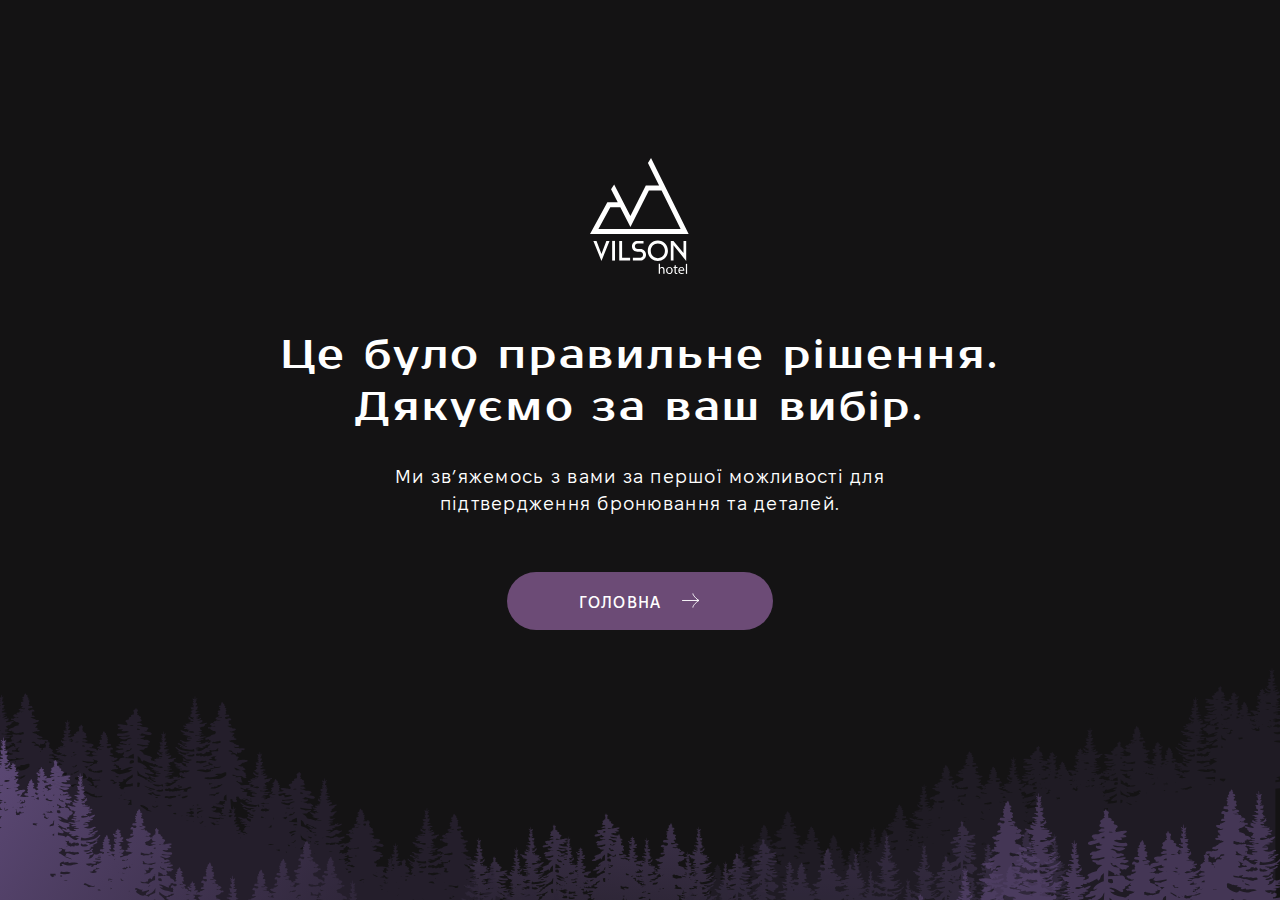
<file: thank-you-page.html>
<!DOCTYPE html>
<html lang="en">

<head>
    <meta charset="UTF-8">
    <meta http-equiv="X-UA-Compatible" content="IE=edge">
    <meta name="viewport" content="width=device-width, initial-scale=1.0">
    <title>Vilson hotel</title>
    <link rel="icon" type="image/x-icon" href="img/favikon.png">
    <link rel="stylesheet" href="css/lib/bootstrap.min.css">
    <link rel="stylesheet" href="css/lib/datepicker.min.css">
    <link rel="stylesheet" href="css/lib/swiper.css">
    <link rel="stylesheet" href="css/lib/aos.css">
    <link rel="stylesheet" href="css/lib/fancyapps.css">
    <link rel="stylesheet" href="css/style.css">
</head>

<body>
    <div class="pagewrapper">

        <main class="main">

            <section class="template">
                <div class="container">
                    <div class="template__inner">
                        <div class="template__img">
                            <img src="img/svg/header_logo.svg" alt="logo">
                        </div>
                        <div class="template__title">
                            <h1>
                                Це було правильне рішення. <br>Дякуємо за ваш вибір.
                            </h1>
                        </div>
                        <div class="template__subtitle">
                            <p>
                                Ми зв’яжемось з вами за першої можливості для підтвердження бронювання та деталей.
                            </p>
                        </div>
                        <div class="template__btn">
                            <a href="index.html" class="violet-btn">
                                Головна
                                <img src="img/svg/arrow_btn.svg" alt="arrow">
                            </a>
                        </div>
                    </div>
                </div>
                <picture>
                    <source srcset="img/svg/heroframe_mobile.svg" media="(max-width: 992px)" />
                    <img src="img/svg/heroframe.svg" alt="image" class="template__frame">
                </picture>
            </section>

        </main>

    </div>

    <script src="js/lib/jquery.js"></script>
    <script src="js/lib/swiper.js"></script>
    <script src="js/lib/aos.js"></script>
    <script src="js/lib/datepicker.min.js"></script>
    <script src="js/lib/fancyapps.js"></script>
    <script src="js/main.js"></script>


</body>

</html>
</file>
<file: css/lib/fancyapps.css>
:root{--f-spinner-width: 36px;--f-spinner-height: 36px;--f-spinner-color-1: rgba(0, 0, 0, 0.1);--f-spinner-color-2: rgba(17, 24, 28, 0.8);--f-spinner-stroke: 2.75}.f-spinner{margin:auto;padding:0;width:var(--f-spinner-width);height:var(--f-spinner-height)}.f-spinner svg{width:100%;height:100%;vertical-align:top;animation:f-spinner-rotate 2s linear infinite}.f-spinner svg *{stroke-width:var(--f-spinner-stroke);fill:none}.f-spinner svg *:first-child{stroke:var(--f-spinner-color-1)}.f-spinner svg *:last-child{stroke:var(--f-spinner-color-2);animation:f-spinner-dash 2s ease-in-out infinite}@keyframes f-spinner-rotate{100%{transform:rotate(360deg)}}@keyframes f-spinner-dash{0%{stroke-dasharray:1,150;stroke-dashoffset:0}50%{stroke-dasharray:90,150;stroke-dashoffset:-35}100%{stroke-dasharray:90,150;stroke-dashoffset:-124}}.f-throwOutUp{animation:var(--f-throw-out-duration, 0.175s) ease-out both f-throwOutUp}.f-throwOutDown{animation:var(--f-throw-out-duration, 0.175s) ease-out both f-throwOutDown}@keyframes f-throwOutUp{to{transform:translate3d(0, calc(var(--f-throw-out-distance, 150px) * -1), 0);opacity:0}}@keyframes f-throwOutDown{to{transform:translate3d(0, var(--f-throw-out-distance, 150px), 0);opacity:0}}.f-zoomInUp{animation:var(--f-transition-duration, 0.2s) ease .1s both f-zoomInUp}.f-zoomOutDown{animation:var(--f-transition-duration, 0.2s) ease both f-zoomOutDown}@keyframes f-zoomInUp{from{transform:scale(0.975) translate3d(0, 16px, 0);opacity:0}to{transform:scale(1) translate3d(0, 0, 0);opacity:1}}@keyframes f-zoomOutDown{to{transform:scale(0.975) translate3d(0, 16px, 0);opacity:0}}.f-fadeIn{animation:var(--f-transition-duration, 0.2s) ease both f-fadeIn;z-index:2}.f-fadeOut{animation:var(--f-transition-duration, 0.2s) ease both f-fadeOut;z-index:1}@keyframes f-fadeIn{0%{opacity:0}100%{opacity:1}}@keyframes f-fadeOut{100%{opacity:0}}.f-fadeFastIn{animation:var(--f-transition-duration, 0.2s) ease-out both f-fadeFastIn;z-index:2}.f-fadeFastOut{animation:var(--f-transition-duration, 0.1s) ease-out both f-fadeFastOut;z-index:2}@keyframes f-fadeFastIn{0%{opacity:.75}100%{opacity:1}}@keyframes f-fadeFastOut{100%{opacity:0}}.f-fadeSlowIn{animation:var(--f-transition-duration, 0.5s) ease both f-fadeSlowIn;z-index:2}.f-fadeSlowOut{animation:var(--f-transition-duration, 0.5s) ease both f-fadeSlowOut;z-index:1}@keyframes f-fadeSlowIn{0%{opacity:0}100%{opacity:1}}@keyframes f-fadeSlowOut{100%{opacity:0}}.f-crossfadeIn{animation:var(--f-transition-duration, 0.2s) ease-out both f-crossfadeIn;z-index:2}.f-crossfadeOut{animation:calc(var(--f-transition-duration, 0.2s)*.5) linear .1s both f-crossfadeOut;z-index:1}@keyframes f-crossfadeIn{0%{opacity:0}100%{opacity:1}}@keyframes f-crossfadeOut{100%{opacity:0}}.f-slideIn.from-next{animation:var(--f-transition-duration, 0.85s) cubic-bezier(0.16, 1, 0.3, 1) f-slideInNext}.f-slideIn.from-prev{animation:var(--f-transition-duration, 0.85s) cubic-bezier(0.16, 1, 0.3, 1) f-slideInPrev}.f-slideOut.to-next{animation:var(--f-transition-duration, 0.85s) cubic-bezier(0.16, 1, 0.3, 1) f-slideOutNext}.f-slideOut.to-prev{animation:var(--f-transition-duration, 0.85s) cubic-bezier(0.16, 1, 0.3, 1) f-slideOutPrev}@keyframes f-slideInPrev{0%{transform:translateX(100%)}100%{transform:translate3d(0, 0, 0)}}@keyframes f-slideInNext{0%{transform:translateX(-100%)}100%{transform:translate3d(0, 0, 0)}}@keyframes f-slideOutNext{100%{transform:translateX(-100%)}}@keyframes f-slideOutPrev{100%{transform:translateX(100%)}}.f-classicIn.from-next{animation:var(--f-transition-duration, 0.85s) cubic-bezier(0.16, 1, 0.3, 1) f-classicInNext;z-index:2}.f-classicIn.from-prev{animation:var(--f-transition-duration, 0.85s) cubic-bezier(0.16, 1, 0.3, 1) f-classicInPrev;z-index:2}.f-classicOut.to-next{animation:var(--f-transition-duration, 0.85s) cubic-bezier(0.16, 1, 0.3, 1) f-classicOutNext;z-index:1}.f-classicOut.to-prev{animation:var(--f-transition-duration, 0.85s) cubic-bezier(0.16, 1, 0.3, 1) f-classicOutPrev;z-index:1}@keyframes f-classicInNext{0%{transform:translateX(-75px);opacity:0}100%{transform:translate3d(0, 0, 0);opacity:1}}@keyframes f-classicInPrev{0%{transform:translateX(75px);opacity:0}100%{transform:translate3d(0, 0, 0);opacity:1}}@keyframes f-classicOutNext{100%{transform:translateX(-75px);opacity:0}}@keyframes f-classicOutPrev{100%{transform:translateX(75px);opacity:0}}:root{--f-button-width: 40px;--f-button-height: 40px;--f-button-border: 0;--f-button-border-radius: 0;--f-button-color: #374151;--f-button-bg: #f8f8f8;--f-button-hover-bg: #e0e0e0;--f-button-active-bg: #d0d0d0;--f-button-shadow: none;--f-button-transition: all 0.15s ease;--f-button-transform: none;--f-button-svg-width: 20px;--f-button-svg-height: 20px;--f-button-svg-stroke-width: 1.5;--f-button-svg-fill: none;--f-button-svg-filter: none;--f-button-svg-disabled-opacity: 0.65}.f-button{display:flex;justify-content:center;align-items:center;box-sizing:content-box;position:relative;margin:0;padding:0;width:var(--f-button-width);height:var(--f-button-height);border:var(--f-button-border);border-radius:var(--f-button-border-radius);color:var(--f-button-color);background:var(--f-button-bg);box-shadow:var(--f-button-shadow);pointer-events:all;cursor:pointer;transition:var(--f-button-transition)}@media(hover: hover){.f-button:hover:not([disabled]){color:var(--f-button-hover-color);background-color:var(--f-button-hover-bg)}}.f-button:active:not([disabled]){background-color:var(--f-button-active-bg)}.f-button:focus:not(:focus-visible){outline:none}.f-button:focus-visible{outline:none;box-shadow:inset 0 0 0 var(--f-button-outline, 2px) var(--f-button-outline-color, var(--f-button-color))}.f-button svg{width:var(--f-button-svg-width);height:var(--f-button-svg-height);fill:var(--f-button-svg-fill);stroke:currentColor;stroke-width:var(--f-button-svg-stroke-width);stroke-linecap:round;stroke-linejoin:round;transition:opacity .15s ease;transform:var(--f-button-transform);filter:var(--f-button-svg-filter);pointer-events:none}.f-button[disabled]{cursor:default}.f-button[disabled] svg{opacity:var(--f-button-svg-disabled-opacity)}.f-carousel__nav .f-button.is-prev,.f-carousel__nav .f-button.is-next,.fancybox__nav .f-button.is-prev,.fancybox__nav .f-button.is-next{position:absolute;z-index:1}.is-horizontal .f-carousel__nav .f-button.is-prev,.is-horizontal .f-carousel__nav .f-button.is-next,.is-horizontal .fancybox__nav .f-button.is-prev,.is-horizontal .fancybox__nav .f-button.is-next{top:50%;transform:translateY(-50%)}.is-horizontal .f-carousel__nav .f-button.is-prev,.is-horizontal .fancybox__nav .f-button.is-prev{left:var(--f-button-prev-pos)}.is-horizontal .f-carousel__nav .f-button.is-next,.is-horizontal .fancybox__nav .f-button.is-next{right:var(--f-button-next-pos)}.is-horizontal.is-rtl .f-carousel__nav .f-button.is-prev,.is-horizontal.is-rtl .fancybox__nav .f-button.is-prev{left:auto;right:var(--f-button-next-pos)}.is-horizontal.is-rtl .f-carousel__nav .f-button.is-next,.is-horizontal.is-rtl .fancybox__nav .f-button.is-next{right:auto;left:var(--f-button-prev-pos)}.is-vertical .f-carousel__nav .f-button.is-prev,.is-vertical .f-carousel__nav .f-button.is-next,.is-vertical .fancybox__nav .f-button.is-prev,.is-vertical .fancybox__nav .f-button.is-next{top:auto;left:50%;transform:translateX(-50%)}.is-vertical .f-carousel__nav .f-button.is-prev,.is-vertical .fancybox__nav .f-button.is-prev{top:var(--f-button-next-pos)}.is-vertical .f-carousel__nav .f-button.is-next,.is-vertical .fancybox__nav .f-button.is-next{bottom:var(--f-button-next-pos)}.is-vertical .f-carousel__nav .f-button.is-prev svg,.is-vertical .f-carousel__nav .f-button.is-next svg,.is-vertical .fancybox__nav .f-button.is-prev svg,.is-vertical .fancybox__nav .f-button.is-next svg{transform:rotate(90deg)}html.with-fancybox{width:auto;overflow:visible;scroll-behavior:auto}html.with-fancybox body{touch-action:none}html.with-fancybox body.hide-scrollbar{width:auto;margin-right:calc(var(--fancybox-body-margin, 0px) + var(--fancybox-scrollbar-compensate, 0px));overflow:hidden !important;overscroll-behavior-y:none}.fancybox__container{--fancybox-color: #dbdbdb;--fancybox-hover-color: #fff;--fancybox-bg: rgba(24, 24, 27, 0.98);--fancybox-slide-gap: 10px;--f-spinner-width: 50px;--f-spinner-height: 50px;--f-spinner-color-1: rgba(255, 255, 255, 0.1);--f-spinner-color-2: #bbb;--f-spinner-stroke: 3.65;position:fixed;top:0;left:0;bottom:0;right:0;direction:ltr;display:flex;flex-direction:column;box-sizing:border-box;margin:0;padding:0;color:#f8f8f8;-webkit-tap-highlight-color:rgba(0,0,0,0);overflow:visible;z-index:var(--fancybox-zIndex, 1050);outline:none;transform-origin:top left;-webkit-text-size-adjust:100%;-moz-text-size-adjust:none;-ms-text-size-adjust:100%;text-size-adjust:100%;overscroll-behavior-y:contain}.fancybox__container *,.fancybox__container *::before,.fancybox__container *::after{box-sizing:inherit}.fancybox__container::backdrop{background-color:rgba(0,0,0,0)}.fancybox__backdrop{position:fixed;top:0;left:0;bottom:0;right:0;z-index:-1;background:var(--fancybox-bg);opacity:var(--fancybox-opacity, 1);will-change:opacity}.fancybox__carousel{position:relative;box-sizing:border-box;flex:1;min-height:0;z-index:10;overflow-y:visible;overflow-x:clip}.fancybox__viewport{width:100%;height:100%}.fancybox__viewport.is-draggable{cursor:move;cursor:grab}.fancybox__viewport.is-dragging{cursor:move;cursor:grabbing}.fancybox__track{display:flex;margin:0 auto;height:100%}.fancybox__slide{flex:0 0 auto;position:relative;display:flex;flex-direction:column;align-items:center;width:100%;height:100%;margin:0 var(--fancybox-slide-gap) 0 0;padding:4px;overflow:auto;overscroll-behavior:contain;transform:translate3d(0, 0, 0);backface-visibility:hidden}.fancybox__container:not(.is-compact) .fancybox__slide.has-close-btn{padding-top:40px}.fancybox__slide.has-iframe,.fancybox__slide.has-video,.fancybox__slide.has-html5video{overflow:hidden}.fancybox__slide.has-image{overflow:hidden}.fancybox__slide.has-image.is-animating,.fancybox__slide.has-image.is-selected{overflow:visible}.fancybox__slide::before,.fancybox__slide::after{content:"";flex:0 0 0;margin:auto}.fancybox__content{align-self:center;display:flex;flex-direction:column;position:relative;margin:0;padding:2rem;max-width:100%;color:var(--fancybox-content-color, #374151);background:var(--fancybox-content-bg, #fff);cursor:default;border-radius:0;z-index:20}.is-loading .fancybox__content{opacity:0}.is-draggable .fancybox__content{cursor:move;cursor:grab}.can-zoom_in .fancybox__content{cursor:zoom-in}.can-zoom_out .fancybox__content{cursor:zoom-out}.is-dragging .fancybox__content{cursor:move;cursor:grabbing}.fancybox__content [data-selectable],.fancybox__content [contenteditable]{cursor:auto}.fancybox__slide.has-image>.fancybox__content{padding:0;background:rgba(0,0,0,0);min-height:1px;background-repeat:no-repeat;background-size:contain;background-position:center center;transition:none;transform:translate3d(0, 0, 0);backface-visibility:hidden}.fancybox__slide.has-image>.fancybox__content>picture>img{width:100%;height:auto;max-height:100%}.is-zooming-in .fancybox__viewport:not(.is-dragging) .fancybox__slide:not(.is-selected) .fancybox__content,.is-zooming-out .fancybox__viewport:not(.is-dragging) .fancybox__slide:not(.is-selected) .fancybox__content{visibility:hidden}.is-animating .fancybox__content,.is-dragging .fancybox__content{filter:blur(0px);will-change:transform,width,height}.fancybox-image{margin:auto;display:block;width:100%;height:100%;min-height:0;object-fit:contain;user-select:none}.fancybox__caption{align-self:center;max-width:100%;flex-shrink:0;margin:0;padding:14px 0 4px 0;overflow-wrap:anywhere;line-height:1.375;color:var(--fancybox-color, currentColor);opacity:var(--fancybox-opacity, 1);cursor:auto;visibility:visible}.is-loading .fancybox__caption,.is-closing .fancybox__caption{opacity:0;visibility:hidden}.is-compact .fancybox__caption{padding-bottom:0}.f-button.is-close-btn{--f-button-svg-stroke-width: 2;position:absolute;top:0;right:8px;z-index:40}.fancybox__content>.f-button.is-close-btn{--f-button-width: 34px;--f-button-height: 34px;--f-button-border-radius: 4px;--f-button-color: var(--fancybox-color, #fff);--f-button-hover-color: var(--fancybox-color, #fff);--f-button-bg: transparent;--f-button-hover-bg: transparent;--f-button-active-bg: transparent;--f-button-svg-width: 22px;--f-button-svg-height: 22px;position:absolute;top:-38px;right:0;opacity:.75}.is-loading .fancybox__content>.f-button.is-close-btn{visibility:hidden}.is-zooming-out .fancybox__content>.f-button.is-close-btn{visibility:hidden}.fancybox__content>.f-button.is-close-btn:hover{opacity:1}.fancybox__footer{padding:0;margin:0;position:relative}.fancybox__footer .fancybox__caption{width:100%;padding:24px;opacity:var(--fancybox-opacity, 1);transition:all .25s ease}.is-compact .fancybox__footer{position:absolute;bottom:0;left:0;right:0;z-index:20;background:rgba(24,24,27,.5)}.is-compact .fancybox__footer .fancybox__caption{padding:12px}.is-compact .fancybox__content>.f-button.is-close-btn{--f-button-border-radius: 50%;--f-button-color: #fff;--f-button-hover-color: #fff;--f-button-outline-color: #000;--f-button-bg: rgba(0, 0, 0, 0.6);--f-button-active-bg: rgba(0, 0, 0, 0.6);--f-button-hover-bg: rgba(0, 0, 0, 0.6);--f-button-svg-width: 18px;--f-button-svg-height: 18px;--f-button-svg-filter: none;top:5px;right:5px}.fancybox__nav{--f-button-width: 50px;--f-button-height: 50px;--f-button-border: 0;--f-button-border-radius: 50%;--f-button-color: var(--fancybox-color);--f-button-hover-color: var(--fancybox-hover-color);--f-button-bg: transparent;--f-button-hover-bg: rgba(24, 24, 27, 0.3);--f-button-active-bg: rgba(24, 24, 27, 0.5);--f-button-shadow: none;--f-button-transition: all 0.15s ease;--f-button-transform: none;--f-button-svg-width: 26px;--f-button-svg-height: 26px;--f-button-svg-stroke-width: 2.5;--f-button-svg-fill: none;--f-button-svg-filter: drop-shadow(1px 1px 1px rgba(24, 24, 27, 0.5));--f-button-svg-disabled-opacity: 0.65;--f-button-next-pos: 1rem;--f-button-prev-pos: 1rem;opacity:var(--fancybox-opacity, 1)}.fancybox__nav .f-button:before{position:absolute;content:"";top:-30px;right:-20px;left:-20px;bottom:-30px;z-index:1}.is-idle .fancybox__nav{animation:.15s ease-out both f-fadeOut}.is-idle.is-compact .fancybox__footer{pointer-events:none;animation:.15s ease-out both f-fadeOut}.fancybox__slide>.f-spinner{position:absolute;top:50%;left:50%;margin:var(--f-spinner-top, calc(var(--f-spinner-width) * -0.5)) 0 0 var(--f-spinner-left, calc(var(--f-spinner-height) * -0.5));z-index:30;cursor:pointer}.fancybox-protected{position:absolute;top:0;left:0;right:0;bottom:0;z-index:40;user-select:none}.fancybox-ghost{position:absolute;top:0;left:0;width:100%;height:100%;min-height:0;object-fit:contain;z-index:40;user-select:none;pointer-events:none}.fancybox-focus-guard{outline:none;opacity:0;position:fixed;pointer-events:none}.fancybox__container:not([aria-hidden]){opacity:0}.fancybox__container.is-animated[aria-hidden=false]>*:not(.fancybox__backdrop,.fancybox__carousel),.fancybox__container.is-animated[aria-hidden=false] .fancybox__carousel>*:not(.fancybox__viewport),.fancybox__container.is-animated[aria-hidden=false] .fancybox__slide>*:not(.fancybox__content){animation:var(--f-interface-enter-duration, 0.25s) ease .1s backwards f-fadeIn}.fancybox__container.is-animated[aria-hidden=false] .fancybox__backdrop{animation:var(--f-backdrop-enter-duration, 0.35s) ease backwards f-fadeIn}.fancybox__container.is-animated[aria-hidden=true]>*:not(.fancybox__backdrop,.fancybox__carousel),.fancybox__container.is-animated[aria-hidden=true] .fancybox__carousel>*:not(.fancybox__viewport),.fancybox__container.is-animated[aria-hidden=true] .fancybox__slide>*:not(.fancybox__content){animation:var(--f-interface-exit-duration, 0.15s) ease forwards f-fadeOut}.fancybox__container.is-animated[aria-hidden=true] .fancybox__backdrop{animation:var(--f-backdrop-exit-duration, 0.35s) ease forwards f-fadeOut}.has-iframe .fancybox__content,.has-map .fancybox__content,.has-pdf .fancybox__content,.has-youtube .fancybox__content,.has-vimeo .fancybox__content,.has-html5video .fancybox__content{max-width:100%;flex-shrink:1;min-height:1px;overflow:visible}.has-iframe .fancybox__content,.has-map .fancybox__content,.has-pdf .fancybox__content{width:calc(100% - 120px);height:90%}.fancybox__container.is-compact .has-iframe .fancybox__content,.fancybox__container.is-compact .has-map .fancybox__content,.fancybox__container.is-compact .has-pdf .fancybox__content{width:100%;height:100%}.has-youtube .fancybox__content,.has-vimeo .fancybox__content,.has-html5video .fancybox__content{width:960px;height:540px;max-width:100%;max-height:100%}.has-map .fancybox__content,.has-pdf .fancybox__content,.has-youtube .fancybox__content,.has-vimeo .fancybox__content,.has-html5video .fancybox__content{padding:0;background:rgba(24,24,27,.9);color:#fff}.has-map .fancybox__content{background:#e5e3df}.fancybox__html5video,.fancybox__iframe{border:0;display:block;height:100%;width:100%;background:rgba(0,0,0,0)}.fancybox-placeholder{border:0 !important;clip:rect(1px, 1px, 1px, 1px) !important;-webkit-clip-path:inset(50%) !important;clip-path:inset(50%) !important;height:1px !important;margin:-1px !important;overflow:hidden !important;padding:0 !important;position:absolute !important;width:1px !important;white-space:nowrap !important}.f-carousel__thumbs{--f-thumb-width: 96px;--f-thumb-height: 72px;--f-thumb-outline: 0;--f-thumb-outline-color: #5eb0ef;--f-thumb-opacity: 1;--f-thumb-hover-opacity: 1;--f-thumb-selected-opacity: 1;--f-thumb-border-radius: 2px;--f-thumb-offset: 0px;--f-button-next-pos: 0;--f-button-prev-pos: 0}.f-carousel__thumbs.is-classic{--f-thumb-gap: 8px;--f-thumb-opacity: 0.5;--f-thumb-hover-opacity: 1;--f-thumb-selected-opacity: 1}.f-carousel__thumbs.is-modern{--f-thumb-gap: 4px;--f-thumb-extra-gap: 16px;--f-thumb-clip-width: 46px}.f-thumbs{position:relative;flex:0 0 auto;margin:0;overflow:hidden;-webkit-tap-highlight-color:rgba(0,0,0,0);user-select:none;perspective:1000px;transform:translateZ(0)}.f-thumbs .f-spinner{position:absolute;top:0;left:0;width:100%;height:100%;border-radius:2px;background-image:linear-gradient(#ebeff2, #e2e8f0);z-index:-1}.f-thumbs .f-spinner svg{display:none}.f-thumbs.is-vertical{height:100%}.f-thumbs__viewport{width:100%;height:auto;overflow:hidden;transform:translate3d(0, 0, 0)}.f-thumbs__track{display:flex}.f-thumbs__slide{position:relative;flex:0 0 auto;box-sizing:content-box;display:flex;align-items:center;justify-content:center;padding:0;margin:0;width:var(--f-thumb-width);height:var(--f-thumb-height);overflow:visible;cursor:pointer}.f-thumbs__slide.is-loading img{opacity:0}.is-classic .f-thumbs__viewport{height:100%}.is-modern .f-thumbs__track{width:max-content}.is-modern .f-thumbs__track::before{content:"";position:absolute;top:0;bottom:0;left:calc((var(--f-thumb-clip-width, 0))*-0.5);width:calc(var(--width, 0)*1px + var(--f-thumb-clip-width, 0));cursor:pointer}.is-modern .f-thumbs__slide{width:var(--f-thumb-clip-width);transform:translate3d(calc(var(--shift, 0) * -1px), 0, 0);transition:none;pointer-events:none}.is-modern.is-resting .f-thumbs__slide{transition:transform .33s ease}.is-modern.is-resting .f-thumbs__slide__button{transition:clip-path .33s ease}.is-using-tab .is-modern .f-thumbs__slide:focus-within{filter:drop-shadow(-1px 0px 0px var(--f-thumb-outline-color)) drop-shadow(2px 0px 0px var(--f-thumb-outline-color)) drop-shadow(0px -1px 0px var(--f-thumb-outline-color)) drop-shadow(0px 2px 0px var(--f-thumb-outline-color))}.f-thumbs__slide__button{appearance:none;width:var(--f-thumb-width);height:100%;margin:0 -100% 0 -100%;padding:0;border:0;position:relative;border-radius:var(--f-thumb-border-radius);overflow:hidden;background:rgba(0,0,0,0);outline:none;cursor:pointer;pointer-events:auto;touch-action:manipulation;opacity:var(--f-thumb-opacity);transition:opacity .2s ease}.f-thumbs__slide__button:hover{opacity:var(--f-thumb-hover-opacity)}.f-thumbs__slide__button:focus:not(:focus-visible){outline:none}.f-thumbs__slide__button:focus-visible{outline:none;opacity:var(--f-thumb-selected-opacity)}.is-modern .f-thumbs__slide__button{--clip-path: inset( 0 calc( ((var(--f-thumb-width, 0) - var(--f-thumb-clip-width, 0))) * (1 - var(--progress, 0)) * 0.5 ) round var(--f-thumb-border-radius, 0) );clip-path:var(--clip-path)}.is-classic .is-nav-selected .f-thumbs__slide__button{opacity:var(--f-thumb-selected-opacity)}.is-classic .is-nav-selected .f-thumbs__slide__button::after{content:"";position:absolute;top:0;left:0;right:0;height:auto;bottom:0;border:var(--f-thumb-outline, 0) solid var(--f-thumb-outline-color, transparent);border-radius:var(--f-thumb-border-radius);animation:f-fadeIn .2s ease-out;z-index:10}.f-thumbs__slide__img{overflow:hidden;position:absolute;top:0;right:0;bottom:0;left:0;width:100%;height:100%;margin:0;padding:var(--f-thumb-offset);box-sizing:border-box;pointer-events:none;object-fit:cover;border-radius:var(--f-thumb-border-radius)}.f-thumbs.is-horizontal .f-thumbs__track{padding:8px 0 12px 0}.f-thumbs.is-horizontal .f-thumbs__slide{margin:0 var(--f-thumb-gap) 0 0}.f-thumbs.is-vertical .f-thumbs__track{flex-wrap:wrap;padding:0 8px}.f-thumbs.is-vertical .f-thumbs__slide{margin:0 0 var(--f-thumb-gap) 0}.fancybox__thumbs{--f-thumb-width: 96px;--f-thumb-height: 72px;--f-thumb-border-radius: 2px;--f-thumb-outline: 2px;--f-thumb-outline-color: #ededed;position:relative;opacity:var(--fancybox-opacity, 1);transition:max-height .35s cubic-bezier(0.23, 1, 0.32, 1)}.fancybox__thumbs.is-classic{--f-thumb-gap: 8px;--f-thumb-opacity: 0.5;--f-thumb-hover-opacity: 1}.fancybox__thumbs.is-classic .f-spinner{background-image:linear-gradient(rgba(255, 255, 255, 0.1), rgba(255, 255, 255, 0.05))}.fancybox__thumbs.is-modern{--f-thumb-gap: 4px;--f-thumb-extra-gap: 16px;--f-thumb-clip-width: 46px;--f-thumb-opacity: 1;--f-thumb-hover-opacity: 1}.fancybox__thumbs.is-modern .f-spinner{background-image:linear-gradient(rgba(255, 255, 255, 0.1), rgba(255, 255, 255, 0.05))}.fancybox__thumbs.is-horizontal{padding:0 var(--f-thumb-gap)}.fancybox__thumbs.is-vertical{padding:var(--f-thumb-gap) 0}.is-compact .fancybox__thumbs{--f-thumb-width: 64px;--f-thumb-clip-width: 32px;--f-thumb-height: 48px;--f-thumb-extra-gap: 10px}.fancybox__thumbs.is-masked{max-height:0px !important}.is-closing .fancybox__thumbs{transition:none !important}.fancybox__toolbar{--f-progress-color: var(--fancybox-color, rgba(255, 255, 255, 0.94));--f-button-width: 46px;--f-button-height: 46px;--f-button-color: var(--fancybox-color);--f-button-hover-color: var(--fancybox-hover-color);--f-button-bg: rgba(24, 24, 27, 0.65);--f-button-hover-bg: rgba(70, 70, 73, 0.65);--f-button-active-bg: rgba(90, 90, 93, 0.65);--f-button-border-radius: 0;--f-button-svg-width: 24px;--f-button-svg-height: 24px;--f-button-svg-stroke-width: 1.5;--f-button-svg-filter: drop-shadow(1px 1px 1px rgba(24, 24, 27, 0.15));--f-button-svg-fill: none;--f-button-svg-disabled-opacity: 0.65;display:flex;flex-direction:row;justify-content:space-between;margin:0;padding:0;font-family:-apple-system,BlinkMacSystemFont,"Segoe UI Adjusted","Segoe UI","Liberation Sans",sans-serif;color:var(--fancybox-color, currentColor);opacity:var(--fancybox-opacity, 1);text-shadow:var(--fancybox-toolbar-text-shadow, 1px 1px 1px rgba(0, 0, 0, 0.5));pointer-events:none;z-index:20}.fancybox__toolbar :focus-visible{z-index:1}.fancybox__toolbar.is-absolute,.is-compact .fancybox__toolbar{position:absolute;top:0;left:0;right:0}.is-idle .fancybox__toolbar{pointer-events:none;animation:.15s ease-out both f-fadeOut}.fancybox__toolbar__column{display:flex;flex-direction:row;flex-wrap:wrap;align-content:flex-start}.fancybox__toolbar__column.is-left,.fancybox__toolbar__column.is-right{flex-grow:1;flex-basis:0}.fancybox__toolbar__column.is-right{display:flex;justify-content:flex-end;flex-wrap:nowrap}.fancybox__infobar{padding:0 5px;line-height:var(--f-button-height);text-align:center;font-size:17px;font-variant-numeric:tabular-nums;-webkit-font-smoothing:subpixel-antialiased;cursor:default;user-select:none}.fancybox__infobar span{padding:0 5px}.fancybox__infobar:not(:first-child):not(:last-child){background:var(--f-button-bg)}[data-fancybox-toggle-slideshow]{position:relative}[data-fancybox-toggle-slideshow] .f-progress{height:100%;opacity:.3}[data-fancybox-toggle-slideshow] svg g:first-child{display:flex}[data-fancybox-toggle-slideshow] svg g:last-child{display:none}.has-slideshow [data-fancybox-toggle-slideshow] svg g:first-child{display:none}.has-slideshow [data-fancybox-toggle-slideshow] svg g:last-child{display:flex}[data-fancybox-toggle-fullscreen] svg g:first-child{display:flex}[data-fancybox-toggle-fullscreen] svg g:last-child{display:none}:fullscreen [data-fancybox-toggle-fullscreen] svg g:first-child{display:none}:fullscreen [data-fancybox-toggle-fullscreen] svg g:last-child{display:flex}.f-progress{position:absolute;top:0;left:0;right:0;height:3px;transform:scaleX(0);transform-origin:0;transition-property:transform;transition-timing-function:linear;background:var(--f-progress-color, var(--f-carousel-theme-color, #0091ff));z-index:30;user-select:none;pointer-events:none}
</file>
<file: css/style.css>
@import url("https://fonts.googleapis.com/css2?family=Prosto+One&display=swap");@import url("https://fonts.googleapis.com/css2?family=Scope+One&display=swap");@font-face{font-family:"Fixel";src:local("FixelText Light"),local("FixelText-Light"),url("../fonts/FixelText-Light.woff2") format("woff2"),url("../fonts/FixelText-Light.ttf") format("truetype");font-weight:300;font-style:normal}@font-face{font-family:"Fixel";src:local("FixelText Regular"),local("FixelText-Regular"),url("../fonts/FixelText-Regular.woff2") format("woff2"),url("../fonts/FixelText-Regular.ttf") format("truetype");font-weight:400;font-style:normal}@font-face{font-family:"Fixel";src:local("FixelText Medium"),local("FixelText-Medium"),url("../fonts/FixelText-Medium.woff2") format("woff2"),url("../fonts/FixelText-Medium.ttf") format("truetype");font-weight:500;font-style:normal}@font-face{font-family:"Fixel";src:local("FixelText SemiBold"),local("FixelText-SemiBold"),url("../fonts/FixelText-SemiBold.woff2") format("woff2"),url("../fonts/FixelText-SemiBold.ttf") format("truetype");font-weight:600;font-style:normal}@font-face{font-family:"Fixel";src:local("FixelText SemiBold"),local("FixelText-Bold"),url("../fonts/FixelText-Bold.woff2") format("woff2"),url("../fonts/FixelText-Bold.ttf") format("truetype");font-weight:700;font-style:normal}@font-face{font-family:"Fixel";src:local("FixelText ExtraBold"),local("FixelText-ExtraBold"),url("../fonts/FixelText-ExtraBold.woff2") format("woff2"),url("../fonts/FixelText-ExtraBold.ttf") format("truetype");font-weight:800;font-style:normal}@font-face{font-family:"Fixel Display";src:local("FixelDisplay Light"),local("FixelDisplay-Light"),url("../fonts/FixelDisplay-Light.woff2") format("woff2"),url("../fonts/FixelDisplay-Light.ttf") format("truetype");font-weight:300;font-style:normal}@font-face{font-family:"Fixel Display";src:local("FixelDisplay Regular"),local("FixelDisplay-Regular"),url("../fonts/FixelDisplay-Regular.woff2") format("woff2"),url("../fonts/FixelDisplay-Regular.ttf") format("truetype");font-weight:400;font-style:normal}@font-face{font-family:"Fixel Display";src:local("FixelDisplay Medium"),local("FixelText-Medium"),url("../fonts/FixelDisplay-Medium.woff2") format("woff2"),url("../fonts/FixelDisplay-Medium.ttf") format("truetype");font-weight:500;font-style:normal}@font-face{font-family:"Fixel Display";src:local("FixelDisplay SemiBold"),local("FixelText-SemiBold"),url("../fonts/FixelDisplay-SemiBold.woff2") format("woff2"),url("../fonts/FixelDisplay-SemiBold.ttf") format("truetype");font-weight:600;font-style:normal}@font-face{font-family:"Fixel Display";src:local("FixelDisplay SemiBold"),local("FixelText-Bold"),url("../fonts/FixelDisplay-Bold.woff2") format("woff2"),url("../fonts/FixelDisplay-Bold.ttf") format("truetype");font-weight:700;font-style:normal}@font-face{font-family:"Fixel Display";src:local("FixelDisplay ExtraBold"),local("FixelText-ExtraBold"),url("../fonts/FixelDisplay-ExtraBold.woff2") format("woff2"),url("../fonts/FixelDisplay-ExtraBold.ttf") format("truetype");font-weight:800;font-style:normal}html{-webkit-box-sizing:border-box;box-sizing:border-box}*,:after,:before{-webkit-box-sizing:inherit;box-sizing:inherit}body,html{height:100%}a{text-decoration:none;color:inherit}a:hover{color:inherit}button:focus,input:focus{outline:transparent}li{margin:0;padding:0;list-style:none}h1,h2,h3,h4,h5,h6,li,ol,p,ul{margin:0;padding:0}body{position:relative;overflow-x:hidden;cursor:default;font-family:Fixel Display;font-weight:400}.main{-webkit-box-flex:1;-ms-flex:1 1 auto;flex:1 1 auto}.pagewrapper{min-height:100%;display:-webkit-box;display:-ms-flexbox;display:flex;-webkit-box-orient:vertical;-webkit-box-direction:normal;-ms-flex-direction:column;flex-direction:column;position:relative}.section-title{color:#373534;font-family:Prosto One;font-size:45px;font-style:normal;font-weight:400;line-height:140%;text-transform:uppercase}.section-title span{color:#93719E;font-family:Scope One;font-size:85px;font-style:normal;font-weight:400;line-height:140%}.preloader{width:100%;height:100vh;position:fixed;z-index:9999;top:0;left:0;display:-webkit-box;display:-ms-flexbox;display:flex;-webkit-box-align:center;-ms-flex-align:center;align-items:center;-webkit-box-pack:center;-ms-flex-pack:center;justify-content:center;background-color:#f2f2f2;-webkit-animation:preloadAnim 0.6s 2.6s linear forwards;animation:preloadAnim 0.6s 2.6s linear forwards}.preloader-element{opacity:0;-webkit-animation:widthAnim 0.8s 1.3s linear forwards;animation:widthAnim 0.8s 1.3s linear forwards}.preloader-line{stroke-dasharray:700;stroke-dashoffset:700;-webkit-animation:dash 2s linear forwards;animation:dash 2s linear forwards}.preloader-text{opacity:0;-webkit-transform:translateY(-15px);transform:translateY(-15px);-webkit-animation:widthAnim 0.7s 1.6s linear forwards;animation:widthAnim 0.7s 1.6s linear forwards}@-webkit-keyframes dash{to{stroke-dashoffset:0}}@keyframes dash{to{stroke-dashoffset:0}}@-webkit-keyframes widthAnim{to{opacity:1;-webkit-transform:translateY(0);transform:translateY(0)}}@keyframes widthAnim{to{opacity:1;-webkit-transform:translateY(0);transform:translateY(0)}}@-webkit-keyframes preloadAnim{to{opacity:0;z-index:-99;visibility:hidden}}@keyframes preloadAnim{to{opacity:0;z-index:-99;visibility:hidden}}.violet-btn{border-radius:40px;background:var(--Mulled-Vine,#6C4B76);display:-webkit-box;display:-ms-flexbox;display:flex;-webkit-box-align:center;-ms-flex-align:center;align-items:center;-webkit-box-pack:center;-ms-flex-pack:center;justify-content:center;padding:20px 18px 17px 18px;width:266px;height:58px;color:#FFF;font-family:Fixel;font-size:16px;font-style:normal;font-weight:500;letter-spacing:1.12px;text-transform:uppercase;-webkit-transition:0.3s;transition:0.3s}.violet-btn img{margin-left:20px;margin-bottom:4px;width:20px;height:15px;-webkit-transition:0.3s ease-in-out;transition:0.3s ease-in-out}.violet-btn:hover{-webkit-filter:brightness(120%);filter:brightness(120%);color:#fff}.violet-btn:hover img{-webkit-transform:translateX(7px);transform:translateX(7px)}.qs-datepicker-container{border-radius:5px;border:none;background:#FFF;padding:34px;width:320px;-webkit-box-shadow:0px 5.47899px 32.87395px 0px rgba(0,0,0,0.2);box-shadow:0px 5.47899px 32.87395px 0px rgba(0,0,0,0.2);top:65px!important}.qs-controls{background:transparent;-webkit-box-pack:start;-ms-flex-pack:start;justify-content:flex-start;position:relative;margin-bottom:24px}.qs-arrow.qs-left,.qs-arrow.qs-right{position:absolute;top:0px;right:0;width:20px;height:20px}.qs-arrow.qs-left:after,.qs-arrow.qs-right:after{border:none;width:5px;height:9px;background-image:url(../img/svg/Previous-Month.svg);background-size:cover;background-repeat:no-repeat}.qs-arrow.qs-left:after{background-image:url(../img/svg/Previous-Month.svg)}.qs-arrow.qs-right:after{background-image:url(../img/svg/Next-Month.svg)}.qs-month-year{color:var(--light-primary,#333);text-align:center;font-family:Fixel;font-size:16px;font-style:normal;font-weight:600;line-height:normal}.qs-month-year:not(.qs-disabled-year-overlay):hover{border-bottom:none}.qs-arrow.qs-left{right:20px}.qs-square:not(.qs-empty):not(.qs-disabled):not(.qs-day):not(.qs-active):hover{background:rgba(222,197,230,0.4509803922)}.qs-square{border-radius:50%;height:34px;width:34px;font-family:Fixel Display!important}.qs-square.qs-day{color:var(--light-primary,#333);text-align:center;font-family:Montserrat;font-size:16px;font-style:normal;font-weight:500;line-height:normal}.qs-square.qs-num{color:#5A5D60;text-align:center;font-family:Montserrat;font-size:16px;font-style:normal;font-weight:500;line-height:normal}.qs-square.qs-num.qs-disabled{opacity:1}.qs-square.qs-num.qs-active{color:#fff}.qs-square.qs-range-start{background:#6C4B76;color:#fff}.qs-square.qs-range-start:hover{background:#6C4B76!important}.qs-active,.qs-range-start{background:#6C4B76}.qs-range-middle{background:#BDAEC1}.qs-range-end{background:#99829F;color:#fff!important}.qs-range-start:not(.qs-range-6){border-top-right-radius:50%;border-bottom-right-radius:50%;position:relative}.qs-range-start:not(.qs-range-6):after{content:"";position:absolute;width:100%;height:100%;top:0;left:0;z-index:-1;border-radius:50% 0 0 50%;background:#BDAEC1}.qs-range-end:not(.qs-range-0),.qs-range-middle.qs-range-6{border-top-left-radius:50%;border-bottom-left-radius:50%;position:relative}.qs-range-end:not(.qs-range-0):after,.qs-range-middle.qs-range-6:after{content:"";position:absolute;width:100%;height:100%;top:0;left:0;z-index:-1;border-radius:0 50% 50% 0;background:#BDAEC1}.qs-hidden{display:block!important;height:0px!important;padding-top:0!important;padding-bottom:0!important}.qs-datepicker-container{height:330px;-webkit-transition:0.6s;transition:0.6s}@media (min-width:1600px){.container,.container-lg,.container-md,.container-sm,.container-xl,.container-xxl{max-width:1460px}}@media (max-width:1599.8px){.section-title{font-size:40px}.section-title span{font-size:70px}}@media (max-width:991.8px){.section-title{font-size:32px}.section-title span{font-size:50px}}@media (max-width:767.8px){.qs-datepicker-container{left:15%!important}.section-title{font-size:28px}.section-title span{font-size:40px}}@media (max-width:575.8px){.reservation__form .qs-datepicker-container{left:0%!important;width:100%;padding:0px}.reservation__form .qs-datepicker{width:300px;padding:35px 25px;margin:0 auto;border-radius:5px;border:none}}@media (max-width:400px){.reservation__form .qs-datepicker{width:100%;padding:35px 15px}.qs-datepicker{width:100%;padding:20px 5px}.qs-datepicker-container{padding:22px;width:300px}.qs-controls{padding:0 10px}.qs-squares{width:250px;margin:0 auto;-webkit-box-pack:center;-ms-flex-pack:center;justify-content:center}.section-title{font-size:24px}.section-title span{font-size:36px}.violet-btn{height:52px;font-size:14px}}@media (max-width:350px){.reservation__form .qs-datepicker{width:100%;margin:0 auto;border-radius:5px;border:none;padding:30px 5px;background:#FFF;-webkit-box-shadow:0px 5.47899px 32.87395px 0px rgba(0,0,0,0.2);box-shadow:0px 5.47899px 32.87395px 0px rgba(0,0,0,0.2)}.reservation__form .qs-square.qs-day{font-size:13px}.reservation__form .qs-squares{width:230px}.reservation__form .qs-square{height:31px;width:31px}}.heroscreen{height:100vh;min-height:800px;position:relative;overflow:hidden}.heroscreen.heroapart{height:716px;min-height:auto}.heroscreen.heroapart .heroscreen__inner{height:716px;min-height:auto}.heroscreen.heroapart .heroscreen__slider{height:716px;min-height:auto}.heroscreen__inner{position:relative;z-index:2;height:100vh;min-height:800px;display:-webkit-box;display:-ms-flexbox;display:flex;-webkit-box-orient:vertical;-webkit-box-direction:normal;-ms-flex-direction:column;flex-direction:column;-webkit-box-pack:center;-ms-flex-pack:center;justify-content:center;-webkit-box-align:center;-ms-flex-align:center;align-items:center}.heroscreen__title h1{margin-bottom:35px;font-family:"Prosto One",sans-serif;color:#FFF;font-size:55px;font-style:normal;font-weight:400;line-height:140%;text-align:center}.heroscreen__title h1 span{font-family:"Scope One",serif;color:#93719E;font-size:95px;font-style:normal;font-weight:400;line-height:140%;display:inline-block;-webkit-transform:translateY(15%);transform:translateY(15%)}.heroscreen__description{margin-bottom:55px;max-width:490px;text-align:center}.heroscreen__description p{color:#FFF;font-size:17px;font-style:normal;font-weight:300;line-height:150%;letter-spacing:1.19px}.heroscreen__slider{height:100vh;min-height:800px;width:100%;position:absolute;top:0;left:0}.heroscreen__slide{position:relative;height:100%;-webkit-transition:10s 0.7s ease-in-out;transition:10s 0.7s ease-in-out}.heroscreen__slide:after{content:"";top:0;left:0;position:absolute;width:100%;height:100%;background:rgba(0,0,0,0.7)}.heroscreen__slide img{position:absolute;width:100%;height:100%;-o-object-fit:cover;object-fit:cover;-o-object-position:center top;object-position:center top;top:0;left:0}.swiper-slide.swiper-slide-active .heroscreen__slide{-webkit-transform:scale(1.2);transform:scale(1.2);-webkit-transition:0;transition:0}.heroscreen__btns{position:absolute;bottom:10%;left:40px;width:35px;height:23px}.heroscreen__btns .frame{position:absolute;top:0;height:100%;width:13px;left:50%;-webkit-transform:translateX(-60%);transform:translateX(-60%)}.heroscreen__btns .swiper-button-next,.heroscreen__btns .swiper-button-prev{width:14px;height:15px;background-size:cover;position:absolute;z-index:3;margin:0}.heroscreen__btns .swiper-button-next:after,.heroscreen__btns .swiper-button-prev:after{display:none}.heroscreen__btns .swiper-button-prev{left:0;top:2px;bottom:initial;right:initial}.heroscreen__btns .swiper-button-next{right:0;bottom:0;top:initial;left:initial}.heroscreen__socials{position:absolute;right:0;bottom:10%;display:-webkit-box;display:-ms-flexbox;display:flex;-webkit-box-orient:vertical;-webkit-box-direction:normal;-ms-flex-direction:column;flex-direction:column;width:40px;padding-top:90px}.heroscreen__socials ul{margin-top:45px;width:40px;position:relative}.heroscreen__socials ul:before{content:"";position:absolute;height:24px;width:1px;background-color:#E0E0E0;top:-40px;left:50%;-webkit-transform:translateX(-50%);transform:translateX(-50%)}.heroscreen__socials li+li{margin-top:15px}.heroscreen__socials>p{color:#AFAFAF;font-size:12px;font-style:normal;font-weight:400;line-height:140%;text-transform:uppercase;-webkit-transform:rotate(-90deg) translate(50%,-60%);transform:rotate(-90deg) translate(50%,-60%);width:84px}.heroscreen__socials a{display:-webkit-box;display:-ms-flexbox;display:flex;-webkit-box-align:center;-ms-flex-align:center;align-items:center;-webkit-box-pack:center;-ms-flex-pack:center;justify-content:center;width:40px;height:40px;border-radius:50%;border:1px solid rgba(196,199,200,0.5);-webkit-transition:0.3s;transition:0.3s}.heroscreen__socials a img{width:24px;height:24px;background-size:cover}.heroscreen__socials a:hover{border:1px solid white}.heroscreen__frame{position:absolute;z-index:1;width:100%;bottom:0;left:0;background-size:cover}.events{padding:60px 0;overflow:hidden}.events__title h2{color:var(--Dune,#373534);text-align:center;font-family:"Prosto One",sans-serif;font-size:25px;font-style:normal;font-weight:400;line-height:130%;margin-bottom:25px}.events__slider{padding:20px 0;margin-left:35px}.events__slider .swiper-wrapper{-webkit-transition-timing-function:linear;transition-timing-function:linear}.events__slider .swiper-slide{width:358px}.events__slide-img img{height:100%;width:150px;-o-object-fit:cover;object-fit:cover}.events__slide-content{display:-webkit-box;display:-ms-flexbox;display:flex;-webkit-box-pack:justify;-ms-flex-pack:justify;justify-content:space-between;-webkit-box-orient:vertical;-webkit-box-direction:normal;-ms-flex-direction:column;flex-direction:column;width:208px;padding:20px}.events__slide-content h3{font-family:Fixel Display;font-size:18px;font-style:normal;font-weight:600;line-height:150%;text-transform:uppercase}.events__slide-content span{color:#6C4B76;font-family:Fixel Display;font-size:15px;font-style:normal;font-weight:500;line-height:150%;-webkit-transition:0.3s;transition:0.3s}.events__slide-content span:after{content:"";margin-left:5px;display:inline-block;vertical-align:middle;width:25px;height:26px;background-image:url(../img/svg/events_slide_arrow.svg);-webkit-transition:0.3s;transition:0.3s}.events__slide{width:358px}.events__slide a{display:-webkit-box;display:-ms-flexbox;display:flex;height:150px;width:358px;background:#FFF;-webkit-box-shadow:0px 1px 8px 0px rgba(0,0,0,0.1);box-shadow:0px 1px 8px 0px rgba(0,0,0,0.1)}.events__slide a:hover .events__slide-content span{opacity:0.8}.events__slide a:hover .events__slide-content span:after{-webkit-transform:translateX(6px);transform:translateX(6px)}.reservation{padding:100px 0 400px;position:relative}.search-loader{position:absolute;top:450px;left:calc(50% - 20px);display:-webkit-box;display:-ms-flexbox;display:flex;-webkit-box-align:center;-ms-flex-align:center;align-items:center;-webkit-box-pack:center;-ms-flex-pack:center;justify-content:center;width:40px;height:40px;border-radius:50%;opacity:0;visibility:hidden;z-index:-1;-webkit-transition:0.2s;transition:0.2s;-webkit-animation:circle 2s linear infinite;animation:circle 2s linear infinite;background-color:#fff;background:radial-gradient(circle,rgba(255,255,255,0.78) 30%,rgba(255,255,255,0) 100%);-webkit-box-shadow:0px 0px 74px 37px rgba(255,255,255,0.8);box-shadow:0px 0px 74px 37px rgba(255,255,255,0.8)}.search-loader span{background-image:url(../img/svg/loading.svg);width:40px;height:40px;background-size:cover;position:relative;z-index:3}.search-loader.load{opacity:1;visibility:visible;z-index:20}@-webkit-keyframes circle{to{-webkit-transform:rotate(360deg);transform:rotate(360deg)}}@keyframes circle{to{-webkit-transform:rotate(360deg);transform:rotate(360deg)}}.reservation__title{text-align:center;margin-bottom:60px}.reservation__form{width:100%;max-width:1223px;margin:0 auto 40px;height:72px;display:-webkit-box;display:-ms-flexbox;display:flex;-webkit-box-align:center;-ms-flex-align:center;align-items:center;border-radius:50px;border:1px solid rgba(98,77,125,0.2);background:#FFF;-webkit-box-shadow:0px 1px 14px 0px rgba(0,0,0,0.09);box-shadow:0px 1px 14px 0px rgba(0,0,0,0.09);padding:10px 13px}.reservation__form .info-text{color:var(--Shade-02,#222);font-family:Fixel Display;font-size:15px;font-style:normal;font-weight:500;line-height:normal;margin-bottom:4px;padding:0 40px;width:100%;display:block}.reservation__form-guest{margin-right:20px}.guest-dropdown{display:none;position:absolute;z-index:44;top:calc(100% + 18px);left:50%;-webkit-transform:translateX(-50%);transform:translateX(-50%);padding:25px 21px;width:100%;border-radius:5px;background:#FFF;-webkit-box-shadow:0px 5.47899px 32.87395px 0px rgba(0,0,0,0.2);box-shadow:0px 5.47899px 32.87395px 0px rgba(0,0,0,0.2)}.guest-dropdown__row{width:100%;display:-webkit-box;display:-ms-flexbox;display:flex;-webkit-box-align:center;-ms-flex-align:center;align-items:center;-webkit-box-pack:justify;-ms-flex-pack:justify;justify-content:space-between}.guest-dropdown__row+.guest-dropdown__row{margin-top:15px}.guest-dropdown__tip p{color:var(--Shade-02,#222);font-family:Fixel Display;font-size:17px;font-style:normal;font-weight:500;line-height:normal;margin-bottom:4px}.guest-dropdown__tip span{color:var(--Neutral-07,#717171);font-family:Fixel Display;font-size:14px;font-style:normal;font-weight:400;line-height:normal}.guest-dropdown__counter{display:-webkit-box;display:-ms-flexbox;display:flex;-webkit-box-align:center;-ms-flex-align:center;align-items:center}.guest-dropdown__counter .additional-minus,.guest-dropdown__counter .additional-plus,.guest-dropdown__counter .minus,.guest-dropdown__counter .plus{width:30px;height:30px;border-radius:4.286px;background:var(--Mulled-Vine,#6C4B76);display:-webkit-box;display:-ms-flexbox;display:flex;-webkit-box-align:center;-ms-flex-align:center;align-items:center;-webkit-box-pack:center;-ms-flex-pack:center;justify-content:center;cursor:pointer;-webkit-transition:0.3s;transition:0.3s}.guest-dropdown__counter .additional-minus.disabled,.guest-dropdown__counter .additional-plus.disabled,.guest-dropdown__counter .minus.disabled,.guest-dropdown__counter .plus.disabled{opacity:0.5;pointer-events:none}.guest-dropdown__counter .additional-minus:hover,.guest-dropdown__counter .additional-plus:hover,.guest-dropdown__counter .minus:hover,.guest-dropdown__counter .plus:hover{opacity:0.9}.counter-field{color:var(--Shade-02,#222);font-family:Fixel Display;font-size:17px;font-style:normal;font-weight:500;line-height:normal;text-align:center;width:30px;padding:0 8px;border:none}.reservation__form-datepicker,.reservation__form-guest{position:relative}.reservation__form-datepicker:after,.reservation__form-guest:after{content:"";position:absolute;right:0;top:50%;-webkit-transform:translateY(-50%);transform:translateY(-50%);width:1px;height:25px;background-color:#D3D3D3}.reservation__form-datepicker label,.reservation__form-guest label{width:322px;cursor:pointer;position:relative}.reservation__form-datepicker label img,.reservation__form-guest label img{position:absolute;top:50%;-webkit-transform:translateY(-50%);transform:translateY(-50%);right:40px}.reservation__form-datepicker label input,.reservation__form-guest label input{border:none;font-family:Fixel Display;font-weight:600;color:#6C4B76;font-size:14px;font-style:normal;line-height:normal;display:block;width:100%;padding:0 40px}.reservation__form-datepicker label input::-webkit-input-placeholder,.reservation__form-guest label input::-webkit-input-placeholder{color:#717171;font-weight:400;font-size:14px;font-style:normal;line-height:normal}.reservation__form-datepicker label input::-moz-placeholder,.reservation__form-guest label input::-moz-placeholder{color:#717171;font-weight:400;font-size:14px;font-style:normal;line-height:normal}.reservation__form-datepicker label input:-ms-input-placeholder,.reservation__form-guest label input:-ms-input-placeholder{color:#717171;font-weight:400;font-size:14px;font-style:normal;line-height:normal}.reservation__form-datepicker label input::-ms-input-placeholder,.reservation__form-guest label input::-ms-input-placeholder{color:#717171;font-weight:400;font-size:14px;font-style:normal;line-height:normal}.reservation__form-datepicker label input::placeholder,.reservation__form-guest label input::placeholder{color:#717171;font-weight:400;font-size:14px;font-style:normal;line-height:normal}.reservation__form-btn{width:214px;height:52px;display:-webkit-box;display:-ms-flexbox;display:flex;-webkit-box-align:center;-ms-flex-align:center;align-items:center;-webkit-box-pack:center;-ms-flex-pack:center;justify-content:center;border-radius:30px;background:var(--Mulled-Vine,#6C4B76);color:#FFF;font-family:Fixel Display;font-size:16px;font-style:normal;font-weight:500;line-height:normal;letter-spacing:1.12px;text-transform:uppercase;-webkit-transition:0.3s;transition:0.3s;padding:18px 15px 15px;margin:0 0 0 auto}.reservation__form-btn:hover{background-color:#8f6b9b;color:#f2f2f2}.reservation__image{width:100%;position:absolute;z-index:-1;bottom:0px;left:0}.reservation__image img{width:100%;background-size:cover}.reservation__rooms{-webkit-box-align:center;-ms-flex-align:center;align-items:center;-ms-flex-wrap:wrap;flex-wrap:wrap;width:100%;max-width:1223px;margin:0 auto;gap:34px;display:none}.reservation.active{padding-bottom:120px}.reservation.active .reservation__rooms{display:-webkit-box;display:-ms-flexbox;display:flex}.reservation__card{width:calc(33% - 19px);-webkit-box-shadow:0px 6px 16px 0px rgba(0,0,0,0.12);box-shadow:0px 6px 16px 0px rgba(0,0,0,0.12);background:#FFF;border-radius:5px;overflow:hidden}.reservation__card-image img{width:100%;height:211px;-o-object-fit:cover;object-fit:cover;border-radius:5px 5px 0 0}.gallery-image .swiper-pagination-bullet{opacity:1;width:7px;height:7px}.gallery-image .swiper-pagination-bullet.swiper-pagination-bullet-active-next,.gallery-image .swiper-pagination-bullet.swiper-pagination-bullet-active-next-next,.gallery-image .swiper-pagination-bullet.swiper-pagination-bullet-active-prev,.gallery-image .swiper-pagination-bullet.swiper-pagination-bullet-active-prev-prev{background:#DDDDDD}.gallery-image .swiper-pagination-bullet-active{background-color:#6C4B76}.gallery-image .swiper-pagination-bullets-dynamic .swiper-pagination-bullet-active-next,.gallery-image .swiper-pagination-bullets-dynamic .swiper-pagination-bullet-active-prev{-webkit-transform:scale(0.88);transform:scale(0.88)}.gallery-image .swiper-pagination-bullets-dynamic .swiper-pagination-bullet-active-next-next,.gallery-image .swiper-pagination-bullets-dynamic .swiper-pagination-bullet-active-prev-prev{-webkit-transform:scale(0.66);transform:scale(0.66)}.reservation__card-content{width:100%;padding:16px 20px;background-color:#fff}.reservation__card-content h4{color:#222;font-family:Fixel Display;font-size:16px;font-style:normal;font-weight:600;line-height:normal;margin-bottom:5px}.reservation__card-content p{color:#222;font-family:Fixel Display;font-size:14px;font-style:normal;font-weight:400;line-height:normal;margin-bottom:19px}.reservation__card-content p span{font-weight:300}.reservation__card-content a{color:var(--Mulled-Vine,#6C4B76);font-family:Fixel Display;font-size:13px;font-style:normal;font-weight:500;line-height:normal;letter-spacing:0.91px;text-transform:uppercase;-webkit-transition:0.3s;transition:0.3s}.reservation__card-content a:after{content:"";margin-left:5px;display:inline-block;vertical-align:middle;-webkit-transition:0.3s;transition:0.3s;background-image:url(../img/svg/events_slide_arrow.svg);height:20px;width:20px;background-size:cover}.reservation__card-content a:hover{opacity:0.7}.reservation__card-content a:hover:after{-webkit-transform:translateX(5px);transform:translateX(5px)}.contact{position:relative;overflow:hidden}.contact__top{overflow:hidden;background-color:#fff}.contact__top-inner{padding:120px 0 71px 78px;display:-webkit-box;display:-ms-flexbox;display:flex;-webkit-box-pack:justify;-ms-flex-pack:justify;justify-content:space-between;position:relative}.contact__top-inner h2{max-width:530px;width:100%}.contact__top-inner a{height:58px;width:310px}.contact__info{background:var(--Mulled-Vine,#6C4B76)}.contact__info-inner{display:-webkit-box;display:-ms-flexbox;display:flex;-webkit-box-align:center;-ms-flex-align:center;align-items:center;-webkit-box-pack:justify;-ms-flex-pack:justify;justify-content:space-between;padding:18px 0 18px 78px;position:relative}.contact__info-col{display:-webkit-box;display:-ms-flexbox;display:flex;-webkit-box-align:center;-ms-flex-align:center;align-items:center}.contact__info-item{display:-webkit-box;display:-ms-flexbox;display:flex;-webkit-box-align:center;-ms-flex-align:center;align-items:center}.contact__info-item+.contact__info-item{margin-left:60px}.contact__info-item span{color:#FFF;font-family:Fixel Display;font-size:16px;font-style:normal;font-weight:400;line-height:140%;letter-spacing:1.12px}.contact__info-item .icon{width:40px;height:40px;margin-right:15px;border:1px solid rgba(196,199,200,0.4);border-radius:50%;display:-webkit-box;display:-ms-flexbox;display:flex;-webkit-box-align:center;-ms-flex-align:center;align-items:center;-webkit-box-pack:center;-ms-flex-pack:center;justify-content:center;-webkit-transition:0.3s;transition:0.3s}.contact__info-item .icon img{width:24px;height:24px;background-size:cover}.contact__info-item:hover .icon{border:1px solid #fff}.contact__map{height:450px}.contact__map iframe,.contact__map img{width:100%;height:100%;-o-object-fit:cover;object-fit:cover}.services{overflow:hidden}.services__section{padding:120px 0 96px;position:relative;overflow:hidden}.services__section .services__topwrap{position:relative}.services__section .services__top-frame{position:absolute;bottom:0;width:35%}@-webkit-keyframes woodAnim{0%{-webkit-transform:scaleX(1);transform:scaleX(1)}50%{-webkit-transform:scaleX(1.04) rotate(1.3deg) translateY(7px);transform:scaleX(1.04) rotate(1.3deg) translateY(7px)}to{-webkit-transform:scaleX(1);transform:scaleX(1)}}@keyframes woodAnim{0%{-webkit-transform:scaleX(1);transform:scaleX(1)}50%{-webkit-transform:scaleX(1.04) rotate(1.3deg) translateY(7px);transform:scaleX(1.04) rotate(1.3deg) translateY(7px)}to{-webkit-transform:scaleX(1);transform:scaleX(1)}}@-webkit-keyframes woodAnim2{0%{-webkit-transform:scaleX(1);transform:scaleX(1)}50%{-webkit-transform:scaleX(1.04) rotate(-1.3deg) translateY(7px);transform:scaleX(1.04) rotate(-1.3deg) translateY(7px)}to{-webkit-transform:scaleX(1);transform:scaleX(1)}}@keyframes woodAnim2{0%{-webkit-transform:scaleX(1);transform:scaleX(1)}50%{-webkit-transform:scaleX(1.04) rotate(-1.3deg) translateY(7px);transform:scaleX(1.04) rotate(-1.3deg) translateY(7px)}to{-webkit-transform:scaleX(1);transform:scaleX(1)}}.services__section .services__top{display:-webkit-box;display:-ms-flexbox;display:flex;-webkit-box-pack:justify;-ms-flex-pack:justify;justify-content:space-between;padding-bottom:99px;position:relative;z-index:1}.services__section .services__top h2{max-width:780px}.services__section .services__top .services__content{max-width:480px}.services__section .services__top .services__content p{color:#FFF;font-family:Fixel Display;font-size:16px;font-style:normal;font-weight:400;line-height:150%;letter-spacing:1.12px;margin-bottom:40px}.services__section .services__top .services__content a{color:var(--White,#FFF);font-family:Fixel Display;font-size:16px;font-style:normal;font-weight:500;line-height:120%;letter-spacing:1.12px;text-transform:uppercase;-webkit-transition:0.3s ease-in-out;transition:0.3s ease-in-out}.services__section .services__top .services__content a:after{content:"";margin-left:15px;display:inline-block;vertical-align:middle;-webkit-transition:0.3s ease-in-out;transition:0.3s ease-in-out;background-image:url(../img/svg/arrow_btn.svg);width:18px;height:15px;background-size:cover;margin-bottom:3px}.services__section .services__top .services__content a:hover{opacity:0.7}.services__section .services__top .services__content a:hover:after{-webkit-transform:translateX(5px);transform:translateX(5px)}.services__section:nth-child(odd){background:#222022}.services__section:nth-child(odd) .services__slider{padding-left:60px}.services__section:nth-child(odd) .services__top-frame{right:0;-webkit-animation:woodAnim2 7s ease-in-out infinite;animation:woodAnim2 7s ease-in-out infinite}.services__section:nth-child(odd) .services__top{padding-left:60px}.services__section:nth-child(odd) .services__top h2,.services__section:nth-child(odd) .services__top p{color:#fff}.services__section:nth-child(2n){background:#FFF}.services__section:nth-child(2n) .services__slider{padding-right:60px}.services__section:nth-child(2n) .services__top-frame{-webkit-animation:woodAnim 7s ease-in-out infinite;animation:woodAnim 7s ease-in-out infinite;left:0}.services__section:nth-child(2n) .services__top{-webkit-box-orient:horizontal;-webkit-box-direction:reverse;-ms-flex-direction:row-reverse;flex-direction:row-reverse;padding-right:60px}.services__section:nth-child(2n) .services__top h2{text-align:right;color:#373534}.services__section:nth-child(2n) .services__top p{color:#373534}.services__section:nth-child(2n) .services__top a{color:var(--Mulled-Vine,#6C4B76)}.services__section:nth-child(2n) .services__top a:after{background-image:url(../img/svg/serv_arrow_violet.svg)}.services__section:last-child{padding-bottom:130px}.services__slider .swiper-slide{display:-webkit-box;display:-ms-flexbox;display:flex;-webkit-box-pack:justify;-ms-flex-pack:justify;justify-content:space-between}.services__slider .swiper-slide img{height:540px;-o-object-fit:cover;object-fit:cover}.services__slider .swiper-slide img:nth-child(odd){width:calc(65% - 17px)}.services__slider .swiper-slide img:nth-child(2n){width:calc(35% - 17px)}.faq{padding:120px 0 238px;background-color:#222022;position:relative;overflow:hidden}.faq .faq__frame{position:absolute;bottom:0;left:0;width:100%}.faq .faq__frame img{width:100%;background-size:cover}.faq__title{text-align:center;margin-bottom:49px}.faq__title h2{color:var(--White,#FFF)}.faq__accordeon{border-top:1px solid rgba(126,126,126,0.25);position:relative;z-index:1}.faq__row{border-bottom:1px solid rgba(126,126,126,0.25)}.faq__row.active .arrow{-webkit-transform:rotate(180deg);transform:rotate(180deg)}.faq__row-head{display:-webkit-box;display:-ms-flexbox;display:flex;-webkit-box-align:center;-ms-flex-align:center;align-items:center;height:138px;padding:20px 0;cursor:pointer}.faq__row-head span{color:#93719E;font-family:Scope One;font-size:45px;font-style:normal;font-weight:400;line-height:140%;width:150px;padding-right:15px}.faq__row-head h4{color:#FFF;font-family:Prosto One;font-size:20px;padding-right:15px;font-style:normal;font-weight:400;line-height:170%;text-transform:uppercase;max-width:600px;width:100%}.faq__row-head .arrow{width:30px;height:30px;background-image:url(../img/svg/accordeon_arrow.svg);margin:0 0 0 auto;-webkit-transition:0.3s;transition:0.3s}.faq__row-body{padding:0 120px 40px 150px;display:none}.faq__row-body li,.faq__row-body p{color:#C4C7C8;font-family:Fixel Display;font-size:16px;font-style:normal;font-weight:400;line-height:160%;letter-spacing:1.12px}.faq__row-body li+.faq__row-body li,.faq__row-body li+.faq__row-body p,.faq__row-body p+.faq__row-body li,.faq__row-body p+.faq__row-body p{margin-top:10px}.faq__row-body ul{padding:10px 20px}.faq__row-body ul li{list-style:disc}.faq__row-body ol{padding:10px 20px}.faq__row-body ol li{list-style:decimal}@media (max-width:1399.8px){.reservation__form-datepicker label,.reservation__form-guest label{width:280px;padding:0px 30px 0 0}.reservation__form .info-text,.reservation__form-datepicker label input,.reservation__form-guest label input{padding-left:30px}.services__slider .swiper-slide img{height:480px}.services__slider .swiper-slide img:nth-child(odd){width:calc(65% - 10px)}.services__slider .swiper-slide img:nth-child(2n){width:calc(35% - 10px)}.services__section:nth-child(odd) .services__slider{padding-left:30px}.services__section:nth-child(2n) .services__slider{padding-right:30px}.services__section .services__top h2{max-width:560px}.services__section:nth-child(odd) .services__top{padding-left:30px}.services__section:nth-child(2n) .services__top{padding-right:30px}.faq__row-head span{width:110px}.faq__row-body{padding:0 90px 40px 110px}.heroscreen__title h1{font-family:"Prosto One",sans-serif;color:#FFF;font-size:45px}.heroscreen__title h1 span{font-size:80px}.contact__map{height:400px}}@media (max-width:1199.8px){.guest-dropdown{width:300px}.reservation__card-image img{height:180px}.reservation__card{width:calc(33% - 14px)}.reservation__rooms{gap:25px}.reservation__form-datepicker label,.reservation__form-guest label{width:230px}.reservation__form .info-text,.reservation__form-datepicker label input,.reservation__form-guest label input{padding:0 22px}.reservation__form-datepicker label img,.reservation__form-guest label img{right:22px}.reservation{padding:100px 0 250px}.services__slider .swiper-slide img{height:430px}.services__slider .swiper-slide img:nth-child(odd){width:calc(65% - 7px)}.services__slider .swiper-slide img:nth-child(2n){width:calc(35% - 7px)}.services__section .services__top{padding-bottom:50px}.services__section{padding:90px 0 80px}.services__section:nth-child(2n) .services__top{-webkit-box-orient:horizontal;-webkit-box-direction:normal;-ms-flex-direction:row;flex-direction:row;-webkit-box-pack:start;-ms-flex-pack:start;justify-content:flex-start}.services__section .services__top h2{max-width:800px;margin-bottom:30px}.services__section:nth-child(2n) .services__top h2{text-align:left}.services__section .services__top{-ms-flex-wrap:wrap;flex-wrap:wrap}.contact__map{height:350px}.contact__top-inner{padding:100px 0 60px 40px}.contact__info-inner{padding:18px 0 18px 40px}.contact__info-col{-ms-flex-wrap:wrap;flex-wrap:wrap}.contact__info-col:nth-child(2){width:25%}.contact__info-item{width:100%}.contact__info-item+.contact__info-item{margin:20px 0 0 0}}@media (max-width:991.8px){.search-loader{top:420px}.guest-dropdown{-webkit-transform:translateX(0%);transform:translateX(0%);left:initial;right:0px}.heroapart .heroscreen__title h1{font-size:35px}.reservation__card{width:calc(50% - 20px)}.reservation__rooms{gap:40px}.reservation{padding:80px 0 200px}.reservation__form-guest{margin-right:0}.reservation__form-guest:after{display:none}.reservation__form-datepicker,.reservation__form-guest{position:relative;width:33%}.reservation__form-datepicker label,.reservation__form-guest label{width:100%}.reservation__form{border-radius:20px}.reservation__form-btn{margin:30px auto 0;width:60%}.reservation__form{padding:20px 30px;-ms-flex-wrap:wrap;flex-wrap:wrap;height:auto;-webkit-box-pack:justify;-ms-flex-pack:justify;justify-content:space-between}.services__section{padding:80px 0 60px}.services__section:last-child{padding-bottom:90px}.services__slider .swiper-slide img{height:350px}.services__slider .swiper-slide img:nth-child(odd){width:calc(65% - 5px)}.services__slider .swiper-slide img:nth-child(2n){width:calc(35% - 5px)}.services__section:nth-child(odd) .services__top{padding-left:15px}.services__section:nth-child(2n) .services__top{padding-right:15px}.services__section:nth-child(odd) .services__slider{padding-left:15px}.services__section:nth-child(2n) .services__slider{padding-right:15px}.faq__row-head{height:120px}.faq__row-head h4{font-size:18px}.faq__row-head span{width:90px;font-size:35px}.faq__row-body{padding:0 70px 40px 90px}.contact__top-inner h2{max-width:330px}.contact__top-inner a{width:280px}.contact__info-inner{-ms-flex-wrap:wrap;flex-wrap:wrap;padding:25px 0 25px 40px}.contact__info-col{width:100%}.contact__info-col+.contact__info-col{margin-top:20px}.contact__info-col:nth-child(2){width:100%}.events__slide a{height:120px;width:300px}.events__slide-content h3{font-size:16px}.events__slider .swiper-slide{width:300px}.events__slide{width:300px}.events__slide-img img{width:120px}.events__slide-content{width:auto}.heroscreen__title h1{font-size:35px;margin-bottom:35px}.heroscreen__title h1 span{font-size:60px}.heroscreen__socials a{width:35px;height:35px}.heroscreen__socials li+li{margin-top:10px}.heroscreen__socials ul{margin-top:40px;width:35px}.heroscreen__socials>p{-webkit-transform:rotate(-90deg) translate(50%,-62%);transform:rotate(-90deg) translate(50%,-62%)}}@media (max-width:767.8px){.search-loader{top:550px}.reservation__form .info-text{font-size:16px}.reservation__form-datepicker label input,.reservation__form-guest label input{font-size:16px}.guest-dropdown{width:100%;right:0}.reservation__card-image img{height:160px}.reservation__card{width:calc(50% - 15px)}.reservation__rooms{gap:30px}.reservation{padding:80px 0 160px}.reservation__form-datepicker:after{display:none}.reservation__form-datepicker,.reservation__form-guest{width:100%}.reservation__form-datepicker label,.reservation__form-guest label{padding:0px}.reservation__form-datepicker{margin-bottom:20px}.reservation__form-btn{margin:30px auto 0;width:100%}.services__section .services__top-frame{width:50%}.services__slider .swiper-slide img{height:40vw}.services__section:nth-child(odd) .services__top{padding-left:0px}.services__section:nth-child(2n) .services__top{padding-right:0px}.services__section:nth-child(odd) .services__slider{padding-left:0px}.services__section:nth-child(2n) .services__slider{padding-right:0px}.faq{padding:100px 0 150px}.faq__row-head span{width:60px;font-size:30px}.faq__row-head h4{font-size:16px;width:calc(100% - 70px)}.faq__row-head{height:105px}.faq__row-body{padding:0 0px 40px 0px}.faq__row-body p{font-size:14px}.contact__top-inner{-ms-flex-wrap:wrap;flex-wrap:wrap;padding:50px 0 50px 40px}.contact__top-inner h2{margin-bottom:20px}.heroscreen__socials a{width:30px;height:30px}.heroscreen__socials a img{width:20px;height:20px;background-size:cover}.heroscreen__socials ul{margin-top:30px;width:30px}.heroscreen__socials ul:before{top:-35px}.heroscreen__socials>p{-webkit-transform:rotate(-90deg) translate(50%,-90%);transform:rotate(-90deg) translate(50%,-90%);font-size:10px}.heroscreen__description p{font-size:16px}.heroscreen.heroapart .heroscreen__frame{bottom:-200px}}@media (max-width:575.8px){.events__inner.margleft{margin-left:0!important}.events__slider{margin-left:0px}.heroscreen.heroapart{height:670px}.heroscreen.heroapart .heroscreen__frame{bottom:-80px}.heroscreen.heroapart .heroscreen__inner{height:670px}.heroscreen.heroapart .heroscreen__slider{height:670px}.reservation__form .info-text,.reservation__form-datepicker label input,.reservation__form-guest label input{padding:0 10px}.reservation__card-image img{height:45vw}.reservation__card{width:100%}.reservation__rooms{gap:30px}.reservation{padding:70px 0 120px}.reservation__title{margin-bottom:40px}.reservation__image{bottom:-100px}.services__slider .swiper-slide img{height:50vw}.services__section .services__top .services__content p{margin-bottom:30px}.services__section .services__top{padding-bottom:35px}.services__section{padding:60px 0 40px}.faq{padding:70px 0 150px}.faq .faq__frame{bottom:-100px}.faq__row-head .arrow{width:25px;height:25px;background-size:cover}.faq__row-head{height:auto}.faq__row-head h4{font-size:14px}.faq__row-head span{width:55px;font-size:24px}.faq__row-head .contact__map{height:250px}.contact__top-inner a{width:100%}.contact__top-inner{padding:50px 15px 50px 15px}.contact__info-inner{padding:25px 0 25px 15px}.contact__info-item .icon{width:35px;height:35px}.contact__info-item .icon img{width:20px;height:20px}.contact__info-item span{font-size:14px}.heroscreen__description{margin-bottom:40px;max-width:440px}.heroscreen__description p{font-size:15px}.header__mobile-phone img{width:40px;height:40px}.heroscreen__inner{padding-left:5px;padding-right:5px}.heroscreen__btns{display:none}.heroscreen__socials{display:none}}@media (max-width:350px){.heroapart .heroscreen__title h1{font-size:30px}.reservation{padding:40px 0 100px}.reservation__image{bottom:-50px}.faq{padding:70px 0 80px}.heroscreen__title h1{font-size:30px}.contact__info-item span{font-size:12px}}.header{width:100%;position:fixed;z-index:66;height:91px;display:-webkit-box;display:-ms-flexbox;display:flex;-webkit-box-align:center;-ms-flex-align:center;align-items:center;-webkit-transition:0.4s;transition:0.4s}.header.change-bg{background:rgba(30,30,30,0.9);-webkit-backdrop-filter:blur(17.1609992981px);backdrop-filter:blur(17.1609992981px)}.header.custom{background:rgba(34,32,34,0.95);-webkit-backdrop-filter:blur(56.5px);backdrop-filter:blur(56.5px)}.header__logo{position:relative;z-index:99}.header__logo a{display:block;text-align:center}.header__logo a img{width:64px;background-size:cover}.header__left{padding-left:106px;padding-right:45px}.header__menu>ul{display:-webkit-box;display:-ms-flexbox;display:flex;-webkit-box-align:center;-ms-flex-align:center;align-items:center;-webkit-box-pack:justify;-ms-flex-pack:justify;justify-content:space-between}.header__menu>ul>li>a{color:#FFF;font-size:15px;font-style:normal;font-weight:400;line-height:normal;letter-spacing:1.05px;-webkit-transition:0.3s;transition:0.3s;position:relative}.header__menu>ul>li>a:after{content:"";position:absolute;width:0%;height:1px;bottom:-3px;left:0;width:0;-webkit-transition:0.3s;transition:0.3s;background-color:#6C4B76}.header__menu>ul>li:hover>a:after{width:100%}.header__menu>ul .sub-menu{position:relative;cursor:pointer}.header__menu>ul .sub-menu>a{pointer-events:none;padding-right:30px}.header__menu>ul .sub-menu>a:before{content:"";position:absolute;top:4%;right:0;background-image:url(../img/svg/arrow_down_violet.svg);width:20px;height:20px}.header__menu>ul .sub-menu.active a:before{-webkit-transform:rotate(180deg) translateY(5px);transform:rotate(180deg) translateY(5px)}.header__menu>ul .sub-menu.active>a:after{width:100%}.header__menu>ul .sub-menu ul{display:none;position:absolute;top:calc(100% + 33px);left:0;padding:22px 20px;background:rgba(30,30,30,0.71);-webkit-backdrop-filter:blur(17.1609992981px);backdrop-filter:blur(17.1609992981px)}.header__menu>ul .sub-menu ul li{display:block}.header__menu>ul .sub-menu ul li+li{margin-top:15px}.header__menu>ul .sub-menu ul a{color:#FFF;font-size:15px;font-style:normal;font-weight:400;line-height:140%;letter-spacing:1.05px;-webkit-transition:0.3s;transition:0.3s;white-space:nowrap}.header__menu>ul .sub-menu ul a:hover{color:#7F3C8C}.header__right{padding-left:30px;display:-webkit-box;display:-ms-flexbox;display:flex;-webkit-box-align:center;-ms-flex-align:center;align-items:center}.header__number a{color:#FFF;font-size:16px;font-style:normal;line-height:normal;letter-spacing:1.12px;display:-webkit-box;display:-ms-flexbox;display:flex;-webkit-box-align:center;-ms-flex-align:center;align-items:center;margin-right:56px;-webkit-transition:0.3s;transition:0.3s}.header__number a img{margin-right:10px;width:25px;height:25px;background-size:cover;-webkit-transition:0.3s;transition:0.3s}.header__number a:hover{color:#8f6b9b}.header__number a:hover img{-webkit-transform:rotate(15deg);transform:rotate(15deg)}.header__lang ul,.header__lang-mobile ul{display:-webkit-box;display:-ms-flexbox;display:flex;-webkit-box-align:center;-ms-flex-align:center;align-items:center;width:60px;-webkit-box-pack:justify;-ms-flex-pack:justify;justify-content:space-between}.header__lang ul li,.header__lang-mobile ul li{color:#FFF;font-size:15px;font-style:normal;font-weight:400;line-height:normal;letter-spacing:1.05px;cursor:pointer;-webkit-transition:0.3s;transition:0.3s}.header__lang ul li:hover,.header__lang-mobile ul li:hover{color:#8f6b9b}.header__lang ul li.active,.header__lang-mobile ul li.active{color:#6C4B76}.header__lang-mobile{display:none}.header__btn{margin:0 0 0 auto}.header__btn a{color:#FFF;font-size:15px;font-style:normal;font-weight:400;line-height:normal;letter-spacing:1.05px;-webkit-transition:0.3s;transition:0.3s;position:relative;border-radius:30px;border:1px solid var(--Mulled-Vine,#6C4B76);padding:5px 35px;height:45px;display:-webkit-box;display:-ms-flexbox;display:flex;-webkit-box-align:center;-ms-flex-align:center;align-items:center;-webkit-box-pack:center;-ms-flex-pack:center;justify-content:center}.header__btn a:hover{background-color:rgba(108,75,118,0.5)}.burger-btn,.header__mobile-phone{display:none}@media (max-width:1599.8px){.header__left{padding-right:10px;padding-left:90px}.header__right{padding-left:0}}@media (max-width:1399.8px){.header__left{padding-left:50px}.header__btn a{border-radius:30px;padding:10px 20px}.header__number a{margin-right:25px}}@media (max-width:1199.8px){.header__number a{margin-right:15px}.header__left{padding-left:40px;margin-right:-15px}.header__right{margin-left:-25px}.header__btn a{border-radius:30px;padding:10px 15px}.header__number a{font-size:14px}.header{height:85px}}@media (max-width:991.8px){.header__lang-mobile{display:block;position:relative;z-index:2}.header__lang-mobile ul{margin:35px auto}.burger-btn{display:block;z-index:99;width:21px;height:19px;position:relative;margin:0 0 0 auto}.burger-btn span,.burger-btn:after,.burger-btn:before{content:"";display:block;height:1px;background-color:#fff;border-radius:3px;position:absolute;right:0}.burger-btn:before{top:3px;width:21px}.burger-btn span{top:10px;width:21px}.burger-btn:after{top:17px;width:11px}.burger-btn:before{-webkit-transition:all 0.3s ease;transition:all 0.3s ease}.burger-btn span{-webkit-transition:all 0.8s ease;transition:all 0.8s ease}.burger-btn:after{-webkit-transition:all 0.3s ease;transition:all 0.3s ease}.burger-btn.active:before{top:10px;-webkit-transform:rotate(135deg);transform:rotate(135deg);-webkit-transition:all 0.3s ease 0.2s;transition:all 0.3s ease 0.2s;background-color:#fff;width:25px}.burger-btn.active span{opacity:0;-webkit-transition:all 0.6s ease;transition:all 0.6s ease;background-color:#fff}.burger-btn.active:after{top:10px;width:25px;-webkit-transform:rotate(-135deg);transform:rotate(-135deg);-webkit-transition:all 0.3s ease 0.2s;transition:all 0.3s ease 0.2s;background-color:#fff}.header__mobile-phone{display:block;position:relative;z-index:99}.header__mobile-phone img{width:50px;height:50px}.header__nav{position:fixed;top:0px;left:0;width:100%;height:100vh;min-height:100%;-webkit-transition:0.4s;transition:0.4s;background-color:black;opacity:0;z-index:-1;visibility:hidden}.header__nav:after{content:"";position:absolute;display:block;width:696px;height:100%;left:50%;-webkit-transform:translateX(-50%);transform:translateX(-50%);top:0}.header__nav.active{z-index:55;opacity:1;visibility:visible}.header__menu{padding-top:85px;position:relative;z-index:2}.header__menu>ul{-webkit-box-orient:vertical;-webkit-box-direction:normal;-ms-flex-direction:column;flex-direction:column;-webkit-box-align:center;-ms-flex-align:center;align-items:center;padding-top:85px}.header__menu>ul li{width:100%;text-align:center;width:auto}.header__menu>ul li>a:after{display:none}.header__menu>ul li+li{margin:30px 0 0}.header__menu>ul .sub-menu a{padding-right:0}.header__menu>ul .sub-menu a:before{display:none}.header__menu>ul .sub-menu ul{display:none;position:relative;top:initial;left:initial;padding:20px 0px;background:transparent;-webkit-backdrop-filter:none;backdrop-filter:none}.header__number{display:none}.header__lang{display:none}.header__btn{display:none}}@media (max-width:767.8px){.header__logo a img{width:55px}.header__mobile-phone img{width:40px;height:40px}.header__nav:after{width:516px}.header__left{padding-left:25px}}@media (max-width:575.8px){.header__nav:after{width:calc(100% - 24px)}}.footer{background-color:#222022;padding:100px 0 70px;position:relative;overflow:hidden}.footer__frame{position:absolute;bottom:0;left:0}.footer__frame img{width:100%}.footer__inner{display:-webkit-box;display:-ms-flexbox;display:flex;-webkit-box-pack:justify;-ms-flex-pack:justify;justify-content:space-between;padding-left:100px;position:relative;z-index:1}.footer__logo{padding-left:70px}.footer__logo a{display:block}.footer__logo a img{width:92px;background-size:cover}.footer__col h4{color:rgba(255,255,255,0.45);font-family:Fixel;font-size:16px;font-style:normal;font-weight:500;line-height:normal;letter-spacing:1.12px;text-transform:uppercase;margin-bottom:20px}.footer__col li+li{margin-top:15px}.footer__col li a{color:#FFF;font-size:15px;font-style:normal;font-weight:400;line-height:140%;letter-spacing:1.05px;position:relative}.footer__col li a:after{content:"";position:absolute;width:0%;height:1px;bottom:-3px;left:0;width:0;-webkit-transition:0.3s;transition:0.3s;background-color:#6C4B76}.footer__col li a:hover:after{width:100%}.footer__col-row{display:-webkit-box;display:-ms-flexbox;display:flex;-webkit-box-align:center;-ms-flex-align:center;align-items:center;width:295px}.footer__col-row+.footer__col-row{margin-top:25px}.footer__col-row .icon{width:24px;height:24px;background-size:cover;display:-webkit-box;display:-ms-flexbox;display:flex;-webkit-box-align:center;-ms-flex-align:center;align-items:center;-webkit-box-pack:center;-ms-flex-pack:center;justify-content:center;width:40px;height:40px;border-radius:50%;border:1px solid rgba(196,199,200,0.4);margin-right:15px;-webkit-transition:0.3s;transition:0.3s}.footer__col-row:hover .icon{border:1px solid #fff}.footer__col-row span{color:#FFF;font-family:Fixel;font-size:15px;font-style:normal;font-weight:400;line-height:140%;letter-spacing:1.05px;max-width:240px}.footer__socials{margin:60px 0 0 auto;display:-webkit-box;display:-ms-flexbox;display:flex;-webkit-box-pack:end;-ms-flex-pack:end;justify-content:flex-end;position:relative}.footer__socials ul{display:-webkit-box;display:-ms-flexbox;display:flex;-webkit-box-align:center;-ms-flex-align:center;align-items:center;position:relative;z-index:1;width:295px}.footer__socials ul li{background-color:#222022;border-radius:50%;border:1px solid rgba(196,199,200,0.4);display:-webkit-box;display:-ms-flexbox;display:flex;-webkit-box-align:center;-ms-flex-align:center;align-items:center;-webkit-box-pack:center;-ms-flex-pack:center;justify-content:center;width:40px;height:40px;-webkit-transition:0.3s;transition:0.3s;position:relative}.footer__socials ul li+li{margin-left:15px}.footer__socials ul li:hover{border:1px solid #fff}@media (max-width:1399.8px){.footer__inner{padding-left:40px}}@media (max-width:1199.8px){.footer__logo{padding-left:40px}.footer__inner{padding-left:0px}}@media (max-width:991.8px){.footer__col{width:50%;margin-top:40px}.footer__inner{-ms-flex-wrap:wrap;flex-wrap:wrap}.footer__logo{margin-bottom:10px}.footer{padding:70px 0 35px}.footer__inner{padding-left:40px}.footer__frame img{width:90%}}@media (max-width:767.8px){.footer__socials{-webkit-box-pack:start;-ms-flex-pack:start;justify-content:flex-start}.footer__socials ul{margin-left:40px}}@media (max-width:575.8px){.footer{padding:50px 0 25px}.footer__socials ul{margin-left:15px}.footer__logo{padding-left:0px;text-align:center}.footer__logo a img{width:70px;background-size:cover}.footer__inner{padding-left:15px}.footer__frame img{width:100%}.footer__col{width:100%}}.template{position:relative;background:#141314;overflow:hidden}.template__inner{width:100%;height:100vh;min-height:700px;display:-webkit-box;display:-ms-flexbox;display:flex;-webkit-box-orient:vertical;-webkit-box-direction:normal;-ms-flex-direction:column;flex-direction:column;-webkit-box-align:center;-ms-flex-align:center;align-items:center;-webkit-box-pack:center;-ms-flex-pack:center;justify-content:center;position:relative;z-index:1;padding-bottom:10%}.template__img{margin-bottom:55px}.template__img img{width:100px;background-size:cover}.template__title{margin-bottom:30px;max-width:800px}.template__title h1{color:#FFF;font-family:Prosto One;font-size:40px;font-style:normal;font-weight:400;line-height:130%;letter-spacing:2.8px;text-align:center}.template__subtitle{max-width:600px;margin-bottom:55px}.template__subtitle p{color:#FFF;text-align:center;font-family:Fixel Display;font-size:18px;font-style:normal;font-weight:400;line-height:150%;letter-spacing:1.26px}.error__title h1{color:rgba(255,255,255,0.9);font-family:Prosto One;font-size:190px;font-style:normal;font-weight:400;line-height:130%;letter-spacing:13.3px}.error__subtitle{margin-bottom:40px}.error__subtitle p{color:#FFF;text-align:center;font-family:Fixel Display;font-size:25px;font-style:normal;font-weight:400;line-height:150%;letter-spacing:1.75px}.template__frame{position:absolute;bottom:0;left:0;width:100%;background-size:cover}@media (max-width:991.8px){.error__title h1{font-size:160px}.template__title h1{font-size:36px}.template__img img{width:80px}.template__subtitle{max-width:500px}.template__subtitle p{font-size:16px}.template__frame{bottom:-25%}}@media (max-width:767.8px){.error__title h1{font-size:140px}.error__subtitle p{font-size:20px}.template__inner{padding-bottom:15%}.template__frame{bottom:-20%}.template__title h1{font-size:32px}}@media (max-width:575.8px){.template__frame{bottom:-10%}.error__subtitle p{font-size:18px}.error__title h1{font-size:130px}}@media (max-width:400px){.template__frame{bottom:0%}.error__subtitle p{font-size:16px}.error__title h1{font-size:110px}}.heroapart h1{color:#FFF;font-family:Prosto One;font-size:45px;font-style:normal;font-weight:400;line-height:140%;text-transform:uppercase}.heroapart .heroscreen__description p{color:#FFF}.heroapart .heroscreen__description span{display:block;color:rgba(255,255,255,0.75)}.apartaments{overflow:hidden}.apartaments__section{position:relative}.apartaments__section .apartaments__section-inner{padding:90px 0;display:-webkit-box;display:-ms-flexbox;display:flex;-webkit-box-pack:justify;-ms-flex-pack:justify;justify-content:space-between;-webkit-box-sizing:border-box;box-sizing:border-box}.apartaments__section .apartaments__frame{position:absolute;bottom:0;width:30%;background-size:cover}.apartaments__section:nth-child(odd) .apartaments__frame{right:0}.apartaments__section:nth-child(2n) .apartaments__section-inner{-webkit-box-orient:horizontal;-webkit-box-direction:reverse;-ms-flex-direction:row-reverse;flex-direction:row-reverse;background-color:#f4f4f4}.apartaments__section:nth-child(2n) .apartaments__frame{left:0}.apartaments__slider{width:calc(50% - 20px);margin:0;position:relative}.apartaments__slider img{width:100%;height:100%;-o-object-fit:cover;object-fit:cover}.apartaments__slider .swiper-slide{height:623px}.apartaments__content{width:calc(50% - 40px);position:relative;z-index:1}.apartaments__title{margin-bottom:25px}.apartaments__title h2{color:var(--Dune,#373534);font-family:Prosto One;font-size:30px;font-style:normal;font-weight:400;line-height:140%;text-transform:uppercase}.apartaments__row{margin-bottom:15px;border-bottom:1px solid #E8E8E8}.apartaments__row ul{display:-webkit-box;display:-ms-flexbox;display:flex;-webkit-box-align:center;-ms-flex-align:center;align-items:center;-webkit-box-pack:justify;-ms-flex-pack:justify;justify-content:space-between;-ms-flex-wrap:wrap;flex-wrap:wrap}.apartaments__row ul li{display:-webkit-box;display:-ms-flexbox;display:flex;-webkit-box-align:center;-ms-flex-align:center;align-items:center;margin-bottom:15px}.apartaments__row-icon img{width:40px;height:40px;border-radius:50%;display:-webkit-box;display:-ms-flexbox;display:flex;-webkit-box-align:center;-ms-flex-align:center;align-items:center;-webkit-box-pack:center;-ms-flex-pack:center;justify-content:center;margin-right:15px}.apartaments__row-text p{color:#21262E;font-family:Fixel Display;font-size:16px;font-style:normal;font-weight:400;line-height:150%}.apartaments__row-text span{color:#717171}.apartaments__descr{height:388px;overflow:auto;margin-bottom:39px}.apartaments__descr.small{height:329px}.apartaments__descr::-webkit-scrollbar{width:14px}.apartaments__descr::-webkit-scrollbar-track{border-radius:20px;background:#F6F6F6;-webkit-box-shadow:-1px 0px 0px 0px #F0F0F0 inset,1px 0px 0px 0px #E8E8E8 inset;box-shadow:-1px 0px 0px 0px #F0F0F0 inset,1px 0px 0px 0px #E8E8E8 inset}.apartaments__descr::-webkit-scrollbar-thumb{background-color:#6C4B76;border-radius:10px;border:3px solid #F6F6F6}.apartaments__descr-price{margin-bottom:7px}.apartaments__descr-price h3{color:var(--Dune,#373534);font-family:Fixel Display;font-size:17px;font-style:normal;font-weight:600;line-height:150%;margin-bottom:15px}.apartaments__descr-price ul{display:-webkit-box;display:-ms-flexbox;display:flex;-webkit-box-align:center;-ms-flex-align:center;align-items:center;-webkit-box-pack:justify;-ms-flex-pack:justify;justify-content:space-between;-ms-flex-wrap:wrap;flex-wrap:wrap}.apartaments__descr-price ul li{width:calc(50% - 15px);display:-webkit-box;display:-ms-flexbox;display:flex;-webkit-box-align:center;-ms-flex-align:center;align-items:center;margin-bottom:13px}.apartaments__descr-price ul li .date{color:var(--Dune,#373534);font-family:Fixel Display;font-size:16px;font-style:normal;font-weight:600;line-height:150%;margin-right:8px}.apartaments__descr-price ul li .date:after{content:"";width:16px;height:1px;display:inline-block;background:#373534;vertical-align:middle;margin-left:5px}.apartaments__descr-price ul li .price{color:var(--Dune,#373534);font-family:Fixel Display;font-size:16px;font-style:normal;font-weight:400;line-height:150%}.apartaments__descr-price ul li .price span{color:var(--Mulled-Vine,#6C4B76);font-family:Fixel Display;font-size:16px;font-style:normal;font-weight:600;line-height:150%}.apartaments__descr-info li,.apartaments__descr-info p{color:var(--Dune,#373534);font-family:Fixel Display;font-size:16px;font-style:normal;font-weight:400;line-height:150%}.apartaments__descr-info p+p{margin-top:25px}.apartaments__descr-info li+li{margin-top:10px}.apartaments__descr-info ul{margin:15px 0;max-width:500px}.apartaments__descr-info ul li{padding-left:20px;position:relative}.apartaments__descr-info ul li:before{content:"";position:absolute;left:2px;top:10px;width:10px;height:1px;background-color:#000}.apartaments__descr-info ol{padding-left:20px}.apartaments__descr-info ol li{list-style-type:decimal}.apartaments__slider-btns{position:absolute;bottom:45px;left:45px;width:35px;height:23px;z-index:9}.apartaments__slider-btns .frame{position:absolute;top:0;height:100%;width:13px;left:50%;-webkit-transform:translate(-60%,-1px);transform:translate(-60%,-1px)}.apartaments__slider-btns .swiper-button-next,.apartaments__slider-btns .swiper-button-prev{width:14px;height:15px;background-size:cover;position:absolute;z-index:3;margin:0}.apartaments__slider-btns .swiper-button-next:after,.apartaments__slider-btns .swiper-button-prev:after{display:none}.apartaments__slider-btns .swiper-button-prev{left:0;top:0px;bottom:initial;right:initial}.apartaments__slider-btns .swiper-button-next{right:0;bottom:0;top:initial;left:initial}.apartaments__descr-additional{display:-webkit-box;display:-ms-flexbox;display:flex;padding-top:60px}.apartaments__descr-additional img{width:40px;height:40px;background-size:cover;margin-right:15px}.apartaments__descr-additional p{color:#21262E;font-family:Fixel Display;font-size:16px;font-style:normal;font-weight:400;line-height:150%}.apartaments__btn-mobile{display:none}@media (max-width:1599.8px){.apartaments__content{width:calc(50% - 15px)}.apartaments__descr-price ul li{width:calc(50% - 5px)}}@media (max-width:1399.8px){.apartaments__descr-price ul li{width:100%}.apartaments__slider .swiper-slide{height:550px}.apartaments__descr{height:324px;margin-bottom:30px}.apartaments__descr.small{height:230px}}@media (max-width:1199.8px){.apartaments__btn{display:none}.apartaments__section .apartaments__section-inner{padding:90px 0 50px}.apartaments__btn-mobile{display:block;padding:0 12px;margin-top:40px;width:100%}.apartaments__btn-mobile .violet-btn{max-width:400px;width:100%;margin:0 auto}.apartaments__section .apartaments__frame{bottom:640px}.apartaments__descr.small{height:324px}.apartaments__section-inner{-ms-flex-wrap:wrap;flex-wrap:wrap}.apartaments__slider{width:100%}.apartaments__content{max-width:960px;padding:0 12px!important;margin:0 auto;width:100%;-webkit-box-ordinal-group:0;-ms-flex-order:-1;order:-1;margin-bottom:40px}}@media (max-width:991.8px){.apartaments__content{max-width:720px}.apartaments__slider .swiper-slide{height:500px}.apartaments__content{margin-bottom:10px}.apartaments__title h2{font-size:26px}}@media (max-width:767.8px){.apartaments__section-inner{padding:60px 0}.apartaments__slider .swiper-slide{height:450px}.apartaments__content{max-width:540px}.apartaments__section .apartaments__frame{bottom:510px}}@media (max-width:575.8px){.apartaments__slider .swiper-slide{height:75vw}.apartaments__section .apartaments__section-inner{padding:70px 0 50px}.apartaments__row ul{-ms-flex-wrap:wrap;flex-wrap:wrap}.apartaments__row ul li{width:50%;margin-bottom:10px}.apartaments__section .apartaments__frame{bottom:calc(75vw + 60px)}}@media (max-width:400px){.apartaments__row-text p{font-size:14px}.apartaments__section .apartaments__section-inner{padding:55px 0 50px}.apartaments__row-icon img{width:35px;height:35px;margin-right:10px}.apartaments__descr-price ul li .date,.apartaments__descr-price ul li .price{font-size:14px}.apartaments__descr-price ul li .price span{font-size:14px}.apartaments__descr-price h3{font-size:16px}.apartaments__descr-info li,.apartaments__descr-info p{font-size:14px}}.apartament{position:relative}.apartament .apartament-frame{position:absolute;bottom:0;right:0;width:85%;background-size:cover}.apartament__widget{display:none}.apartament__wrapper{padding:130px 35px 120px}.apartament__btn-back{margin-bottom:19px;padding:8px 0}.apartament__btn-back a{color:var(--Mulled-Vine,#6C4B76);font-family:Fixel Display;font-size:14.934px;font-style:normal;font-weight:600;line-height:110%;padding-left:30px;position:relative;-webkit-transition:0.3s;transition:0.3s}.apartament__btn-back a:before{content:"";position:absolute;top:-5px;left:0;width:20px;height:20px;background:center/cover no-repeat url(../img/svg/arrow-back-violet.svg);-webkit-transition:0.3s;transition:0.3s}.apartament__btn-back a:hover{opacity:0.9}.apartament__btn-back a:hover:before{-webkit-transform:translateX(-2px);transform:translateX(-2px)}.apartament__gallery{display:-webkit-box;display:-ms-flexbox;display:flex;width:100%;-webkit-box-pack:justify;-ms-flex-pack:justify;justify-content:space-between;position:relative;margin-bottom:60px}.apartament__gallery-left,.apartament__gallery-right{width:calc(50% - 10px);display:-webkit-box;display:-ms-flexbox;display:flex}.apartament__gallery-left a,.apartament__gallery-right a{overflow:hidden;border-radius:5px}.apartament__gallery-left img,.apartament__gallery-right img{width:100%;height:100%;-o-object-fit:cover;object-fit:cover;border-radius:5px;-webkit-transform:scale(1);transform:scale(1);-webkit-transition:0.5s ease-in-out;transition:0.5s ease-in-out}.apartament__gallery-left img:hover,.apartament__gallery-right img:hover{-webkit-transform:scale(1.05);transform:scale(1.05);-webkit-filter:brightness(80%);filter:brightness(80%)}.apartament__gallery-left a{height:504px;width:100%}.apartament__gallery-right{-ms-flex-wrap:wrap;flex-wrap:wrap;gap:20px}.apartament__gallery-right a{width:calc(50% - 10px);height:242px}.apartament__gallery-frame{padding:5px 10px;border-radius:5px;background:rgba(0,0,0,0.59);display:-webkit-box;display:-ms-flexbox;display:flex;-webkit-box-align:center;-ms-flex-align:center;align-items:center;position:absolute;bottom:10px;right:10px}.apartament__gallery-frame img{margin-right:10px;width:25px;height:25px}.apartament__gallery-frame p{color:var(--White,#FFF);font-size:15px;font-family:Fixel Display;font-style:normal;font-weight:500;line-height:130%}.apartament__gallery-frame a{position:absolute;top:0;left:0;width:100%;height:100%}.apartament__inner{display:-webkit-box;display:-ms-flexbox;display:flex;-webkit-box-pack:justify;-ms-flex-pack:justify;justify-content:space-between}.apartament__info{max-width:800px;width:100%;position:relative;z-index:2}.apartament__info-title{margin-bottom:35px}.apartament__info-title h2{color:var(--Dune,#373534);font-family:Prosto One;font-size:30px;font-style:normal;font-weight:400;line-height:130%}.apartament__info-row{margin-bottom:10px}.apartament__info-row ul{display:-webkit-box;display:-ms-flexbox;display:flex;-webkit-box-align:center;-ms-flex-align:center;align-items:center;-ms-flex-wrap:wrap;flex-wrap:wrap;-webkit-column-gap:45px;-moz-column-gap:45px;column-gap:45px}.apartament__info-row ul li{margin-bottom:20px;display:-webkit-box;display:-ms-flexbox;display:flex;-webkit-box-align:center;-ms-flex-align:center;align-items:center}.apartament__row-icon img{width:40px;height:40px;border-radius:50%;display:-webkit-box;display:-ms-flexbox;display:flex;-webkit-box-align:center;-ms-flex-align:center;align-items:center;-webkit-box-pack:center;-ms-flex-pack:center;justify-content:center;margin-right:15px}.apartament__row-text{display:-webkit-box;display:-ms-flexbox;display:flex}.apartament__row-text p{color:#21262E;font-family:Fixel Display;font-size:16px;font-style:normal;font-weight:400;line-height:150%}.apartament__row-text span{color:#717171}.apartament__info-box{padding-bottom:62px;margin-bottom:60px;border-bottom:1px solid rgba(98,77,125,0.2)}.apartament__info-box h3{margin-bottom:35px;color:var(--Dune,#373534);font-family:Prosto One;font-size:20px;font-style:normal;font-weight:400;line-height:130%}.apartament__info-wrap{height:150px;overflow:hidden}.apartament__info-wrap p{color:var(--Dune,#373534);font-family:Fixel Display;font-size:16px;font-style:normal;font-weight:400;line-height:150%}.apartament__info-wrap p+p{margin-top:35px}.apartament__info-wrap>ul{display:-webkit-box;display:-ms-flexbox;display:flex;-webkit-box-pack:justify;-ms-flex-pack:justify;justify-content:space-between;-ms-flex-wrap:wrap;flex-wrap:wrap}.apartament__info-wrap>ul li{display:-webkit-box;display:-ms-flexbox;display:flex;width:45%;-webkit-box-align:center;-ms-flex-align:center;align-items:center;margin-bottom:20px}.apartament__info-wrap>ul li img{width:31px;background-size:cover;margin-right:10px}.apartament__info-wrap>ul li p{color:#717171;font-family:Fixel Display;font-size:16px;font-style:normal;font-weight:400;line-height:100%}.more-btn{display:inline-block;margin-top:35px;cursor:pointer;-webkit-transition:0.3s;transition:0.3s}.more-btn:hover{opacity:0.7}.more-btn:after{content:"";display:inline-block;vertical-align:middle;background-image:url(../img/svg/arrow_down_violet.svg);width:18px;height:15px;background-size:cover;margin-left:7px}.more-btn p{color:var(--Mulled-Vine,#6C4B76);font-family:Fixel Display;font-size:15px;font-style:normal;font-weight:500;line-height:150%;margin:0;display:inline-block}.more-btn .less{display:none}.more-btn.active .less{display:inline-block}.more-btn.active .more{display:none}.more-btn.active:after{-webkit-transform:rotate(180deg);transform:rotate(180deg)}.apartament__info-step{position:relative;padding-left:45px;padding-bottom:37px}.apartament__info-step:before{content:"";position:absolute;top:0;left:15px;height:100%;width:1px;background-color:rgba(98,77,125,0.3)}.apartament__info-step:last-child{padding-bottom:20px}.apartament__info-step:last-child:before{display:none}.apartament__info-step>p{color:var(--Mulled-Vine,#6C4B76);font-family:Fixel Display;font-size:18px;font-style:normal;font-weight:500;line-height:150%;margin-bottom:15px}.apartament__info-step .number{position:absolute;top:-5px;left:0;width:31px;height:31px;display:-webkit-box;display:-ms-flexbox;display:flex;-webkit-box-align:center;-ms-flex-align:center;align-items:center;-webkit-box-pack:center;-ms-flex-pack:center;justify-content:center;border-radius:50%;border:1px solid #6C4B76;background-color:#fff}.apartament__info-step>ul p{color:var(--Dune,#373534);font-family:Fixel Display;font-size:16px;font-style:normal;font-weight:400;line-height:150%}.apartament__info-step>ul span{font-weight:500}.apartament__info-step>ul li{position:relative;padding-left:25px}.apartament__info-step>ul li:before{content:"";position:absolute;left:7px;top:7px;width:6px;height:6px;border-radius:50%;background-color:#6C4B76}.apartament__info-step>ul li+li{margin-top:15px}.apartament__info-map,.apartament__mobile-map{position:relative;z-index:1;width:100%}.apartament__info-map>h3,.apartament__mobile-map>h3{color:var(--Dune,#373534);font-family:Prosto One;font-size:20px;font-style:normal;font-weight:400;line-height:130%;margin-bottom:35px}.apartament__info-map iframe,.apartament__mobile-map iframe{width:100%;height:250px;margin-bottom:15px}.apartament__info-map p,.apartament__mobile-map p{color:var(--Dune,#373534);font-family:Fixel Display;font-size:15px;font-style:normal;font-weight:400;line-height:140%;letter-spacing:1.05px}.apartament__form{border-radius:12px;border:1px solid rgba(98,77,125,0.2);background:rgba(255,255,255,0);-webkit-box-shadow:0px 1px 14px 0px rgba(0,0,0,0.09);box-shadow:0px 1px 14px 0px rgba(0,0,0,0.09);max-width:433px;width:100%;height:-webkit-fit-content;height:-moz-fit-content;height:fit-content;padding:20px 25px;position:sticky;top:100px;z-index:1;background-color:#fff}.apartament__form .guest-dropdown{top:calc(100% + 2px)}.apartament__form>h4{color:#222;font-family:Fixel Display;font-size:15px;font-style:normal;font-weight:500;line-height:130%;margin-bottom:15px}.apartament__form button{border:none;outline:none;height:48px;width:100%;margin-bottom:15px}.apartament__form .additional-info{text-align:center}.apartament__form .additional-info span{color:#717171;font-family:Fixel Display;font-size:14px;font-style:normal;font-weight:400;line-height:100%;text-align:center;display:inline-block}.apartament__form .additional-info p{color:#222;font-family:Fixel Display;font-size:14px;font-style:normal;font-weight:400;line-height:100%;text-align:center;padding:10px 0}.apartament__form .additional-info .info-free-rooms{margin:10px 0;text-align:left;font-size:16px;font-weight:500;display:-webkit-box;display:-ms-flexbox;display:flex;-webkit-box-align:center;-ms-flex-align:center;align-items:center;-webkit-box-pack:justify;-ms-flex-pack:justify;justify-content:space-between}.apartament__form .additional-info .info-free-rooms span{font-size:16px;font-weight:500}.apartament__form-price{display:-webkit-box;display:-ms-flexbox;display:flex;-webkit-box-align:center;-ms-flex-align:center;align-items:center;margin-bottom:15px}.apartament__form-price p{color:#222;font-family:Fixel Display;font-size:22px;font-style:normal;font-weight:600;line-height:26px;margin-right:6px}.apartament__form-price span{color:#222;font-family:Fixel Display;font-size:15.625px;font-style:normal;font-weight:400;line-height:20px}.apartament__form-box{border:1px solid #E0DBE5;border-radius:8px;margin-bottom:20px}.datepicker{display:-webkit-box;display:-ms-flexbox;display:flex;position:relative;border-bottom:1px solid #E0DBE5}.datepicker:after{content:"";position:absolute;height:100%;width:1px;top:0;left:50%;-webkit-transform:translateX(-50%);transform:translateX(-50%);background-color:#E0DBE5}.datepicker .end-date,.datepicker .start-date{width:50%;padding:14px 0px 15px;color:#717171;font-family:Fixel Display;font-size:14px;font-style:normal;font-weight:500;line-height:100%}.datepicker .end-date>span,.datepicker .start-date>span{margin-bottom:5px;display:block;padding:0 15px}.datepicker input{color:var(--Mulled-Vine,#6C4B76);font-family:Fixel Display;font-size:16px;font-style:normal;font-weight:600;line-height:normal;width:100%;border:none;padding:0 15px}.apartament__form-box .reservation__form-guest{padding:15px;position:relative;margin:0;border-bottom:1px solid #E0DBE5}.apartament__form-box .reservation__form-guest:after{content:"";position:absolute;background-image:url(../img/svg/arrow_down_violet.svg);width:22px;height:16px;background-size:cover;right:15px;top:50%;-webkit-transform:translateY(-50%);transform:translateY(-50%);background-color:transparent}.apartament__form-box .reservation__form-guest span{color:#717171;font-family:Fixel Display;font-size:14px;font-style:normal;font-weight:500;line-height:100%;margin-bottom:5px;display:block}.apartament__form-box .reservation__form-guest .guest-dropdown__tip span{font-size:14px}.apartament__form-box .reservation__form-guest input{color:var(--Mulled-Vine,#6C4B76);font-family:Fixel Display;font-size:16px;font-style:normal;font-weight:600;line-height:normal;padding:0}.apartament__form-box .reservation__form-guest input::-webkit-input-placeholder{font-size:16px;font-weight:600}.apartament__form-box .reservation__form-guest input::-moz-placeholder{font-size:16px;font-weight:600}.apartament__form-box .reservation__form-guest input:-ms-input-placeholder{font-size:16px;font-weight:600}.apartament__form-box .reservation__form-guest input::-ms-input-placeholder{font-size:16px;font-weight:600}.apartament__form-box .reservation__form-guest input::placeholder{font-size:16px;font-weight:600}.apartament__form-box .inputfield{padding:14px 15px;border-bottom:1px solid #E0DBE5}.apartament__form-box .inputfield:last-child{border:none}.apartament__form-box .inputfield label{width:100%}.apartament__form-box .inputfield label span{display:block;color:#717171;font-family:Fixel Display;font-size:14px;font-style:normal;font-weight:500;line-height:100%;margin-bottom:8px}.apartament__form-box .inputfield label input{border:none;padding:5px 0 0;color:#222;font-family:Fixel Display;font-size:15px;font-style:normal;font-weight:500;line-height:120%;width:100%}.apartament__form-calculate{margin-top:25px}.apartament__form-calculate li{display:-webkit-box;display:-ms-flexbox;display:flex;-webkit-box-align:center;-ms-flex-align:center;align-items:center;-webkit-box-pack:justify;-ms-flex-pack:justify;justify-content:space-between;margin-bottom:15px}.apartament__form-calculate li p{color:var(--Shade-02,#222);font-family:Fixel Display;font-size:16px;font-style:normal;font-weight:400;line-height:normal}.apartament__form-calculate li.total{padding-top:23px;border-top:1px solid rgba(98,77,125,0.2)}.apartament__form-calculate li.total p{color:var(--Shade-02,#222);font-family:Fixel Display;font-size:17px;font-style:normal;font-weight:600;line-height:normal}.apartament__form-row{padding:20px 16px}.apartament__form-row label{display:-webkit-box;display:-ms-flexbox;display:flex;-webkit-box-align:center;-ms-flex-align:center;align-items:center;-webkit-box-pack:justify;-ms-flex-pack:justify;justify-content:space-between;cursor:pointer}.apartament__form-row+.apartament__form-row{border-top:1px solid #E0DBE5}.apartament__form-row .row-left{display:-webkit-box;display:-ms-flexbox;display:flex;-webkit-box-align:center;-ms-flex-align:center;align-items:center}.apartament__form-row img{width:19px;height:19px;background-size:cover;margin-right:15px}.apartament__form-row p{color:var(--Shade-02,#222);font-family:Fixel Display;font-size:16px;font-style:normal;font-weight:400;line-height:normal}.apartament__form-row span{color:var(--Mulled-Vine,#6C4B76);font-family:Fixel Display;font-size:16px;font-style:normal;font-weight:500;line-height:12px}.apartament__form-row .row-right input{position:absolute;opacity:0;z-index:-1}.apartament__form-row .row-right input+span:after{content:"";width:24px;height:24px;border-radius:50%;border:1px solid rgba(98,77,125,0.5);background:#FFF;display:inline-block;vertical-align:middle;margin-left:25px}.apartament__form-row .row-right input:checked+span:after{border:6px solid rgb(98,77,125)}.apartament__form-box .additional-service{padding:19px 15px}.apartament__form-box .additional-service li+li{margin-top:17px}.apartament__form-box .additional-service li label{display:-webkit-box;display:-ms-flexbox;display:flex;-webkit-box-pack:justify;-ms-flex-pack:justify;justify-content:space-between;-webkit-box-align:center;-ms-flex-align:center;align-items:center;width:100%;cursor:pointer}.apartament__form-box .additional-service li p{color:var(--Shade-02,#222);font-family:Fixel Display;font-size:16px;font-style:normal;font-weight:400;line-height:normal}.apartament__form-box .additional-service .service-checkbox{position:relative}.apartament__form-box .additional-service .service-checkbox input{position:absolute;opacity:0;z-index:-1}.apartament__form-box .additional-service .service-checkbox input+span:after{content:"";width:24px;height:24px;display:inline-block;vertical-align:middle;border-radius:4px;border:1px solid rgba(98,77,125,0.5);background:var(--Shade-01,#FFF)}.apartament__form-box .additional-service .service-checkbox input:checked+span:after{background-image:url(../img/svg/Checkboxes.svg);background-size:cover;background-position:center;border:none}.apartament__mobile-map{display:none}.additional-guests{display:none}.additional-guests.show{display:block}.additional-guests{padding:20px 0;border-bottom:1px solid #E0DBE5}.additional-guests__box{padding:10px 20px 20px;display:none}.additional-guests__box>p{font-size:11px;padding:5px 0 20px;color:#717171}.additional-guests__btn p{color:var(--Mulled-Vine,#6C4B76);font-family:Fixel Display;font-size:16px;font-style:normal;font-weight:600;line-height:normal;padding:0;text-align:center;cursor:pointer;-webkit-transition:0.3s;transition:0.3s}.additional-guests__btn p:hover{opacity:0.7}.additional-guests__btn .open{display:none}.additional-guests__btn.active .close{display:none}.additional-guests__btn.active .open{display:block}@media (max-width:1599.8px){.apartament__info{max-width:720px;padding-right:50px}}@media (max-width:1399.8px){.apartament__info{padding-right:20px}.datepicker .end-date,.datepicker .start-date{padding:10px 0px 10px}.apartament__form-box .reservation__form-guest{padding:10px 15px}.apartament__form-box .inputfield{padding:12px 15px 10px}.apartament__form-box .inputfield label span{margin-bottom:5px}.apartament__form{max-width:400px;padding:20px 15px}.apartament__gallery-left a{height:450px}.apartament__gallery-right a{width:calc(50% - 10px);height:215px}}@media (max-width:1199.8px){.apartament__form{max-width:350px}.more-btn{margin-top:20px}.apartament__info-title h2{font-size:26px}.apartament__info-box{padding-bottom:40px;margin-bottom:50px}.apartament__gallery-left,.apartament__gallery-right{width:calc(50% - 6px)}.apartament__gallery-right{gap:12px}.apartament__gallery-left a{height:400px}.apartament__gallery-right a{width:calc(50% - 6px);height:194px}}@media (max-width:991.8px){.apartament__form .guest-dropdown{width:100%}.apartament__info-map{display:none}.apartament__mobile-map{display:block}.apartament__inner{-ms-flex-wrap:wrap;flex-wrap:wrap}.apartament__info{width:100%;padding-right:0}.apartament__form{width:100%;position:relative;margin-bottom:45px;top:initial}.apartament__form-box .reservation__form-guest{width:100%}.apartament__form{max-width:100%}.apartament__wrapper{padding:130px 0px 90px}.apartament__gallery-left,.apartament__gallery-right{width:calc(50% - 4px)}.apartament__gallery-right{gap:8px}.apartament__gallery-left a{height:308px}.apartament__gallery-right a{width:calc(50% - 4px);height:150px}.apartament__widget{position:fixed;z-index:5;bottom:0;left:0;width:100%;padding:15px 12px;display:-webkit-box;display:-ms-flexbox;display:flex;-webkit-box-align:center;-ms-flex-align:center;align-items:center;-webkit-box-pack:justify;-ms-flex-pack:justify;justify-content:space-between;background-color:#fff;-webkit-filter:drop-shadow(0px 1px 22px rgba(0,0,0,0.09));filter:drop-shadow(0px 1px 22px rgba(0,0,0,0.09));border-radius:8px 8px 0 0;border:1px solid #E0DBE5;-webkit-transition:0.7s;transition:0.7s}.apartament__widget.hide{opacity:0;-webkit-transform:translateY(10px);transform:translateY(10px);visibility:hidden;z-index:-2}.apartament__widget-info{display:-webkit-box;display:-ms-flexbox;display:flex;-webkit-box-align:center;-ms-flex-align:center;align-items:center}.apartament__widget-info p{color:#222;font-family:Fixel Display;font-size:23px;font-style:normal;font-weight:600;line-height:160%;margin-right:5px}.apartament__widget-info span{color:#222;font-family:Fixel Display;font-size:16px;font-style:normal;font-weight:400;line-height:133%}.apartament__widget-btn a{height:45px;padding:16px 25px 14px;font-size:13px;width:180px}}@media (max-width:767.8px){.datepicker .end-date,.datepicker .start-date{font-size:16px}.apartament__form-box .reservation__form-guest span{font-size:16px}.apartament__form-box .inputfield label span{font-size:16px}.apartament__form .qs-datepicker-container{-webkit-transform:translateX(0%);transform:translateX(0%)}.apartament__form .start-date .qs-datepicker-container{left:0!important}.apartament__form .end-date .qs-datepicker-container{left:initial!important;right:0!important}.apartament__widget-info{display:-webkit-box;display:-ms-flexbox;display:flex;-webkit-box-align:center;-ms-flex-align:center;align-items:center}.apartament__widget-info p{font-size:16px}.apartament__widget-info span{font-size:15px}.apartament .apartament-frame{width:100%}.apartament__gallery{-ms-flex-wrap:wrap;flex-wrap:wrap}.apartament__gallery-left,.apartament__gallery-right{width:100%}.apartament__gallery-left{margin-bottom:8px}}@media (max-width:575.8px){.apartament__gallery-left a{height:50vw}.apartament__gallery-right a{height:30vw}.apartament__info-wrap p{font-size:14px}.apartament__info-wrap p+p{margin-top:20px}.apartament__row-text p{font-size:14px}.apartament__row-icon{width:35px;height:35px;margin-right:12px}.apartament__info-wrap>ul li p{font-size:14px}.apartament__info-step{position:relative;padding-left:40px;padding-bottom:30px}.apartament__info-step .number{top:-2px;width:26px;height:26px;font-size:14px}.apartament__info-step:before{left:13px}.apartament__info-step>ul p{font-size:14px}.apartament__info-step>ul li{padding-left:16px}.apartament__info-step>ul li:before{left:3px;width:5px;height:5px}.apartament__info-step>p{font-size:16px;margin-bottom:10px}.apartament__info-box{padding-bottom:30px;margin-bottom:35px}.apartament__info-title h2{font-size:24px}.apartament__wrapper{padding:100px 0px 60px}}@media (max-width:400px){.apartament__info-map iframe{height:200px}.apartament__gallery{margin-bottom:45px}.apartament__form-box .reservation__form-guest span{font-size:16px}.apartament__form-box .guest-dropdown__tip span{font-size:16px}.apartament__form-box .reservation__form-guest input{font-size:16px}.apartament__form-row span{font-size:14px}.apartament__form-row .row-right input+span:after{width:22px;height:22px;margin-left:10px}.apartament__form-row img{width:17px;height:17px;margin-right:10px}.apartament__form{padding:20px 10px}.apartament__form-box .additional-service .service-checkbox input+span:after{width:22px;height:22px}.apartament__form-row p{font-size:15px}.apartament__form-calculate li.total{padding-top:18px;margin-bottom:5px}}.servsect{background-color:#fff;position:relative;overflow:hidden}.servsect.dark{background:var(--Viol-Black,#222022)}.servsect.dark .servsect__content{margin-top:100px;padding:110px 0 155px}.servsect.dark .servsect__content-inner{max-width:620px}.servsect.dark .servsect__content-inner a,.servsect.dark .servsect__content-inner h2,.servsect.dark .servsect__content-inner h3,.servsect.dark .servsect__content-inner h4,.servsect.dark .servsect__content-inner h5,.servsect.dark .servsect__content-inner p{color:#fff}.servsect__content{margin-top:100px;padding:0 0 70px;position:relative}.services__slider{margin-bottom:100px}.eventssect{padding-bottom:0px}.servsect__frame{position:absolute;right:0;bottom:0;width:35%;background-size:cover}.servsect__content-inner{padding-left:58px;max-width:980px;width:100%;position:relative;z-index:2}.servsect__content-inner h2{margin-bottom:40px;color:var(--Dune,#373534);font-family:Prosto One;font-size:45px;font-style:normal;font-weight:400;line-height:140%}.servsect__content-inner h3{color:var(--Dune,#373534);font-family:Prosto One;font-size:35px;font-style:normal;font-weight:400;line-height:140%;margin-bottom:40px}.servsect__content-inner p{color:var(--Dune,#373534);font-family:Fixel Display;font-size:16px;font-style:normal;font-weight:400;line-height:150%;max-width:780px}.servsect__content-inner p+p{margin-top:40px}.servsect__content-inner .violet-btn{margin-top:45px}.servsect__btn{margin-top:40px}.servsect__btn a{color:var(--Mulled-Vine,#6C4B76);font-family:Fixel Display;font-size:16px;font-style:normal;font-weight:500;line-height:normal;letter-spacing:1.12px;text-transform:uppercase;-webkit-transition:0.3s ease-in-out;transition:0.3s ease-in-out}.servsect__btn a img{width:18px;background-size:cover;margin-left:20px;display:inline-block;vertical-align:middle;-webkit-transition:0.3s ease-in-out;transition:0.3s ease-in-out}.servsect__btn a:hover{opacity:0.8}.servsect__btn a:hover img{-webkit-transform:translateX(4px);transform:translateX(4px)}.servsect__row{display:-webkit-box;display:-ms-flexbox;display:flex;-webkit-box-align:center;-ms-flex-align:center;align-items:center;-ms-flex-wrap:wrap;flex-wrap:wrap;padding:50px 0 0px}.servsect__row-item{border-radius:50%;width:100px;height:100px;border:1px solid #C4C7C8;background-color:#fff;display:-webkit-box;display:-ms-flexbox;display:flex;-webkit-box-align:center;-ms-flex-align:center;align-items:center;-webkit-box-pack:center;-ms-flex-pack:center;justify-content:center;margin-bottom:20px;margin-right:80px}.servsect__row-item img{width:62px;height:62px;background-size:cover}.servtypes{padding:100px 0;background:var(--Viol-Black,#222022);position:relative;display:-webkit-box;display:-ms-flexbox;display:flex;-webkit-box-align:center;-ms-flex-align:center;align-items:center;z-index:1;overflow:hidden}.servtypes__content{width:55%;position:relative}.servtypes__image{width:100%;height:600px;display:none}.servtypes__image.active{display:block}.servtypes__image img{width:100%;height:100%;-o-object-fit:cover;object-fit:cover}.servtypes__tabs{padding-left:100px;padding-right:12px;position:relative;z-index:1;width:45%}.servtypes__tabs .tab{color:rgba(255,255,255,0.15);font-family:Prosto One;font-size:30px;font-style:normal;font-weight:400;line-height:140%;text-transform:uppercase;-webkit-transition:0.3s;transition:0.3s;cursor:pointer;padding-left:66px;position:relative}.servtypes__tabs .tab:before{content:"";position:absolute;top:50%;left:0;background-image:url(../img/svg/arrow-back-violet.svg);width:46px;height:38px;background-size:cover;margin-right:20px;-webkit-transform:translateY(-50%);transform:translateY(-50%);-webkit-transition:0.3s;transition:0.3s;opacity:0}.servtypes__tabs .tab+.tab{margin-top:50px}.servtypes__tabs .tab.active-tab,.servtypes__tabs .tab:hover{color:#FFF}.servtypes__tabs .tab.active-tab:before,.servtypes__tabs .tab:hover:before{left:-10px;opacity:1}@media (max-width:1800px){.servtypes__tabs{padding-left:70px}}@media (max-width:1599.8px){.servtypes__image{height:540px}.servtypes__tabs{padding-left:50px}.servtypes__tabs .tab{font-size:26px}}@media (max-width:1399.8px){.servsect__content-inner h2{font-size:40px}.servtypes__tabs .tab+.tab{margin-top:30px}.servtypes__tabs .tab{font-size:22px}.servtypes__tabs{padding-left:50px}.servtypes__tabs .tab:before{width:35px;height:32px}.servtypes__image{height:500px}}@media (max-width:1199.8px){.servtypes__image{height:430px}.servtypes__content{width:52%}.servtypes__tabs .tab:before{width:30px;height:28px}.servtypes__tabs .tab{padding-left:50px}}@media (max-width:991.8px){.servtypes__tabs{padding-right:10px;padding-left:40px}.servtypes__tabs .tab{font-size:20px;padding-left:0}.servtypes__tabs .tab:before{display:none}.servtypes__content{width:55%}.servtypes__image{height:350px}.servsect__row-item{width:80px;height:80px}.servsect__row-item img{width:45px;height:45px}.servsect__row-item{margin-right:60px}.servsect__content-inner h2,.servsect__content-inner h3,.servsect__content-inner h4{font-size:32px}.servsect__content{margin-top:70px;padding:0 0 50px}.services__slider{margin-bottom:70px}.servsect.dark .servsect__content{padding:80px 0 100px;margin-top:0}.servsect__frame{width:65%}.servsect__content-inner{padding-left:40px}}@media (max-width:767.8px){.servsect__content-inner{padding-left:30px}.servtypes{-ms-flex-wrap:wrap;flex-wrap:wrap;padding:70px 0}.servtypes__content{width:100%;-webkit-box-ordinal-group:3;-ms-flex-order:2;order:2}.servtypes__tabs{width:100%;display:-webkit-box;display:-ms-flexbox;display:flex;-webkit-box-pack:justify;-ms-flex-pack:justify;justify-content:space-between;-ms-flex-wrap:wrap;flex-wrap:wrap;padding:0 25px 25px 25px}.servtypes__tabs .tab{margin-bottom:20px;font-size:20px;width:100%}.servtypes__tabs .tab+.tab{margin-top:0px}.servsect__row-item{margin-right:30px}.servsect__content-inner p+p{margin-top:20px}.servsect__content-inner h2,.servsect__content-inner h3,.servsect__content-inner h4{margin-bottom:30px}}@media (max-width:575.8px){.servtypes__image{height:75vw}.servtypes{padding:50px 0 60px}.servtypes__tabs .tab{font-size:18px;width:100%;margin-bottom:15px}.servtypes__tabs{padding:0px 15px 15px 15px}.servsect__content-inner{padding-left:25px}.servsect__content-inner h2,.servsect__content-inner h3,.servsect__content-inner h4{font-size:28px}.servsect__content{padding:0px 0 40px;margin-top:50px}.services__slider{margin-bottom:50px}.servsect__row-item{width:60px;height:60px}.servsect__row-item img{width:35px;height:35px}.servsect__row-item{margin-right:35px}}@media (max-width:400px){.servsect__row-item{margin-right:0px}.servsect__row{padding-top:30px;-webkit-box-pack:justify;-ms-flex-pack:justify;justify-content:space-between}.servsect__content-inner h2,.servsect__content-inner h3,.servsect__content-inner h4{font-size:24px}.servsect__content-inner{padding-left:10px}}.terms{position:relative;padding:130px 0 220px;padding-left:50px}.terms__frame{width:45%;background-size:cover;position:absolute;right:0;bottom:0}.terms__btn-back{display:-webkit-box;display:-ms-flexbox;display:flex;-webkit-box-align:center;-ms-flex-align:center;align-items:center;color:var(--Mulled-Vine,#6C4B76);font-family:Fixel Display;font-size:14px;font-style:normal;font-weight:600;line-height:16.2px;-webkit-transition:0.3s;transition:0.3s;padding-left:30px;position:relative;margin-bottom:55px}.terms__btn-back:before{content:"";position:absolute;top:-5px;left:0;width:20px;height:26px;background:no-repeat url(../img/svg/arrow-back-violet.svg);-webkit-transition:0.3s;transition:0.3s}.terms__btn-back:hover{opacity:0.9}.terms__btn-back:hover:before{-webkit-transform:translateX(-2px);transform:translateX(-2px)}.terms__content h1{color:var(--Dune,#373534);font-family:Prosto One;font-size:40px;font-style:normal;font-weight:400;line-height:130%;margin-bottom:40px}.terms__content h2{color:var(--Dune,#373534);font-family:Prosto One;font-size:25px;font-style:normal;font-weight:400;line-height:140%;text-transform:uppercase;margin-bottom:30px;margin-top:50px}.terms__content p{color:var(--Dune,#373534);font-size:16px;font-style:normal;font-weight:400;line-height:160%;margin-bottom:30px}.terms__nav{border-radius:10px;border:1px solid #E0DBE5;background:#FFF;padding:30px;-webkit-box-shadow:0px 6px 20px 0px rgba(0,0,0,0.05);box-shadow:0px 6px 20px 0px rgba(0,0,0,0.05);max-width:328px;width:100%;position:sticky;top:100px;z-index:6}.terms__nav .title{color:var(--Dune,#373534);font-size:18px;font-style:normal;font-weight:500;line-height:140%;margin-bottom:20px}.terms__nav a{color:var(--Dune,#373534);font-size:16px;font-style:normal;font-weight:400;line-height:140%;-webkit-transition:0.3s;transition:0.3s;text-transform:capitalize}.terms__nav a:hover{color:var(--Mulled-Vine,#6C4B76)}.terms__nav a.active{color:var(--Mulled-Vine,#6C4B76);font-weight:500}.terms__nav li+li{margin-top:15px}@media (max-width:1199.8px){.terms__content h1{font-size:30px}.terms{padding-left:0}.terms{padding:130px 0 150px}}@media (max-width:991.8px){.terms__content h1{font-size:28px}.terms__nav{padding:30px 20px}.terms__nav a{font-size:14px}.terms__nav li+li{margin-top:5px}.terms__content h2{font-size:20px;margin-bottom:25px;margin-top:40px}}@media (max-width:767.8px){.terms__nav{display:none}.terms__content h1{font-size:26px;margin-bottom:30px}.terms__content p{font-size:14px;margin-bottom:20px}.terms__content h2{font-size:18px;margin-bottom:20px;margin-top:30px}.terms__btn-back{margin-bottom:30px}.terms{padding:130px 0 100px}}
</file>
<file: css/lib/datepicker.min.css>
.qs-datepicker-container{font-size:1rem;font-family:sans-serif;color:#000;position:absolute;width:15.625em;display:-webkit-box;display:-ms-flexbox;display:flex;-webkit-box-orient:vertical;-webkit-box-direction:normal;-ms-flex-direction:column;flex-direction:column;z-index:9001;-webkit-user-select:none;-moz-user-select:none;-ms-user-select:none;user-select:none;border:1px solid grey;border-radius:.263921875em;overflow:hidden;background:#fff;-webkit-box-shadow:0 1.25em 1.25em -.9375em rgba(0,0,0,.3);box-shadow:0 1.25em 1.25em -.9375em rgba(0,0,0,.3)}.qs-datepicker-container *{-webkit-box-sizing:border-box;box-sizing:border-box}.qs-centered{position:fixed;top:50%;left:50%;-webkit-transform:translate(-50%,-50%);-ms-transform:translate(-50%,-50%);transform:translate(-50%,-50%)}.qs-hidden{display:none}.qs-overlay{position:absolute;top:0;left:0;background:rgba(0,0,0,.75);color:#fff;width:100%;height:100%;padding:.5em;z-index:1;opacity:1;-webkit-transition:opacity .3s;transition:opacity .3s;display:-webkit-box;display:-ms-flexbox;display:flex;-webkit-box-orient:vertical;-webkit-box-direction:normal;-ms-flex-direction:column;flex-direction:column}.qs-overlay.qs-hidden{opacity:0;z-index:-1}.qs-overlay .qs-overlay-year{background:rgba(0,0,0,0);border:none;border-bottom:1px solid #fff;border-radius:0;color:#fff;font-size:.875em;padding:.25em 0;width:80%;text-align:center;margin:0 auto;display:block}.qs-overlay .qs-overlay-year::-webkit-inner-spin-button{-webkit-appearance:none}.qs-overlay .qs-close{padding:.5em;cursor:pointer;position:absolute;top:0;right:0}.qs-overlay .qs-submit{border:1px solid #fff;border-radius:.263921875em;padding:.5em;margin:0 auto auto;cursor:pointer;background:hsla(0,0%,50.2%,.4)}.qs-overlay .qs-submit.qs-disabled{color:grey;border-color:grey;cursor:not-allowed}.qs-overlay .qs-overlay-month-container{display:-webkit-box;display:-ms-flexbox;display:flex;-ms-flex-wrap:wrap;flex-wrap:wrap;-webkit-box-flex:1;-ms-flex-positive:1;flex-grow:1}.qs-overlay .qs-overlay-month{display:-webkit-box;display:-ms-flexbox;display:flex;-webkit-box-pack:center;-ms-flex-pack:center;justify-content:center;-webkit-box-align:center;-ms-flex-align:center;align-items:center;width:calc(100% / 3);cursor:pointer;opacity:.5;-webkit-transition:opacity .15s;transition:opacity .15s}.qs-overlay .qs-overlay-month.active,.qs-overlay .qs-overlay-month:hover{opacity:1}.qs-controls{width:100%;display:-webkit-box;display:-ms-flexbox;display:flex;-webkit-box-pack:justify;-ms-flex-pack:justify;justify-content:space-between;-webkit-box-align:center;-ms-flex-align:center;align-items:center;-webkit-box-flex:1;-ms-flex-positive:1;flex-grow:1;-ms-flex-negative:0;flex-shrink:0;background:#d3d3d3;-webkit-filter:blur(0);filter:blur(0);-webkit-transition:-webkit-filter .3s;transition:-webkit-filter .3s;transition:filter .3s;transition:filter .3s, -webkit-filter .3s}.qs-controls.qs-blur{-webkit-filter:blur(5px);filter:blur(5px)}.qs-arrow{height:1.5625em;width:1.5625em;position:relative;cursor:pointer;border-radius:.263921875em;-webkit-transition:background .15s;transition:background .15s}.qs-arrow:hover{background:rgba(0,0,0,.1)}.qs-arrow:hover.qs-left:after{border-right-color:#000}.qs-arrow:hover.qs-right:after{border-left-color:#000}.qs-arrow:after{content:"";border:.390625em solid rgba(0,0,0,0);position:absolute;top:50%;-webkit-transition:border .2s;transition:border .2s}.qs-arrow.qs-left:after{border-right-color:grey;right:50%;-webkit-transform:translate(25%,-50%);-ms-transform:translate(25%,-50%);transform:translate(25%,-50%)}.qs-arrow.qs-right:after{border-left-color:grey;left:50%;-webkit-transform:translate(-25%,-50%);-ms-transform:translate(-25%,-50%);transform:translate(-25%,-50%)}.qs-month-year{font-weight:700;-webkit-transition:border .2s;transition:border .2s;border-bottom:1px solid rgba(0,0,0,0)}.qs-month-year:not(.qs-disabled-year-overlay){cursor:pointer}.qs-month-year:not(.qs-disabled-year-overlay):hover{border-bottom:1px solid grey}.qs-month-year:active:focus,.qs-month-year:focus{outline:none}.qs-month{padding-right:.5ex}.qs-year{padding-left:.5ex}.qs-squares{display:-webkit-box;display:-ms-flexbox;display:flex;-ms-flex-wrap:wrap;flex-wrap:wrap;padding:.3125em;-webkit-filter:blur(0);filter:blur(0);-webkit-transition:-webkit-filter .3s;transition:-webkit-filter .3s;transition:filter .3s;transition:filter .3s, -webkit-filter .3s}.qs-squares.qs-blur{-webkit-filter:blur(5px);filter:blur(5px)}.qs-square{width:calc(100% / 7);height:1.5625em;display:-webkit-box;display:-ms-flexbox;display:flex;-webkit-box-align:center;-ms-flex-align:center;align-items:center;-webkit-box-pack:center;-ms-flex-pack:center;justify-content:center;cursor:pointer;-webkit-transition:background .1s;transition:background .1s;border-radius:.263921875em}.qs-square:not(.qs-empty):not(.qs-disabled):not(.qs-day):not(.qs-active):hover{background:orange}.qs-current{font-weight:700;text-decoration:underline}.qs-active,.qs-range-end,.qs-range-start{background:#add8e6}.qs-range-start:not(.qs-range-6){border-top-right-radius:0;border-bottom-right-radius:0}.qs-range-middle{background:#d4ebf2}.qs-range-middle:not(.qs-range-0):not(.qs-range-6){border-radius:0}.qs-range-middle.qs-range-0{border-top-right-radius:0;border-bottom-right-radius:0}.qs-range-end:not(.qs-range-0),.qs-range-middle.qs-range-6{border-top-left-radius:0;border-bottom-left-radius:0}.qs-disabled,.qs-outside-current-month{opacity:.2}.qs-disabled{cursor:not-allowed}.qs-day,.qs-empty{cursor:default}.qs-day{font-weight:700;color:grey}.qs-event{position:relative}.qs-event:after{content:"";position:absolute;width:.46875em;height:.46875em;border-radius:50%;background:#07f;bottom:0;right:0}
</file>
